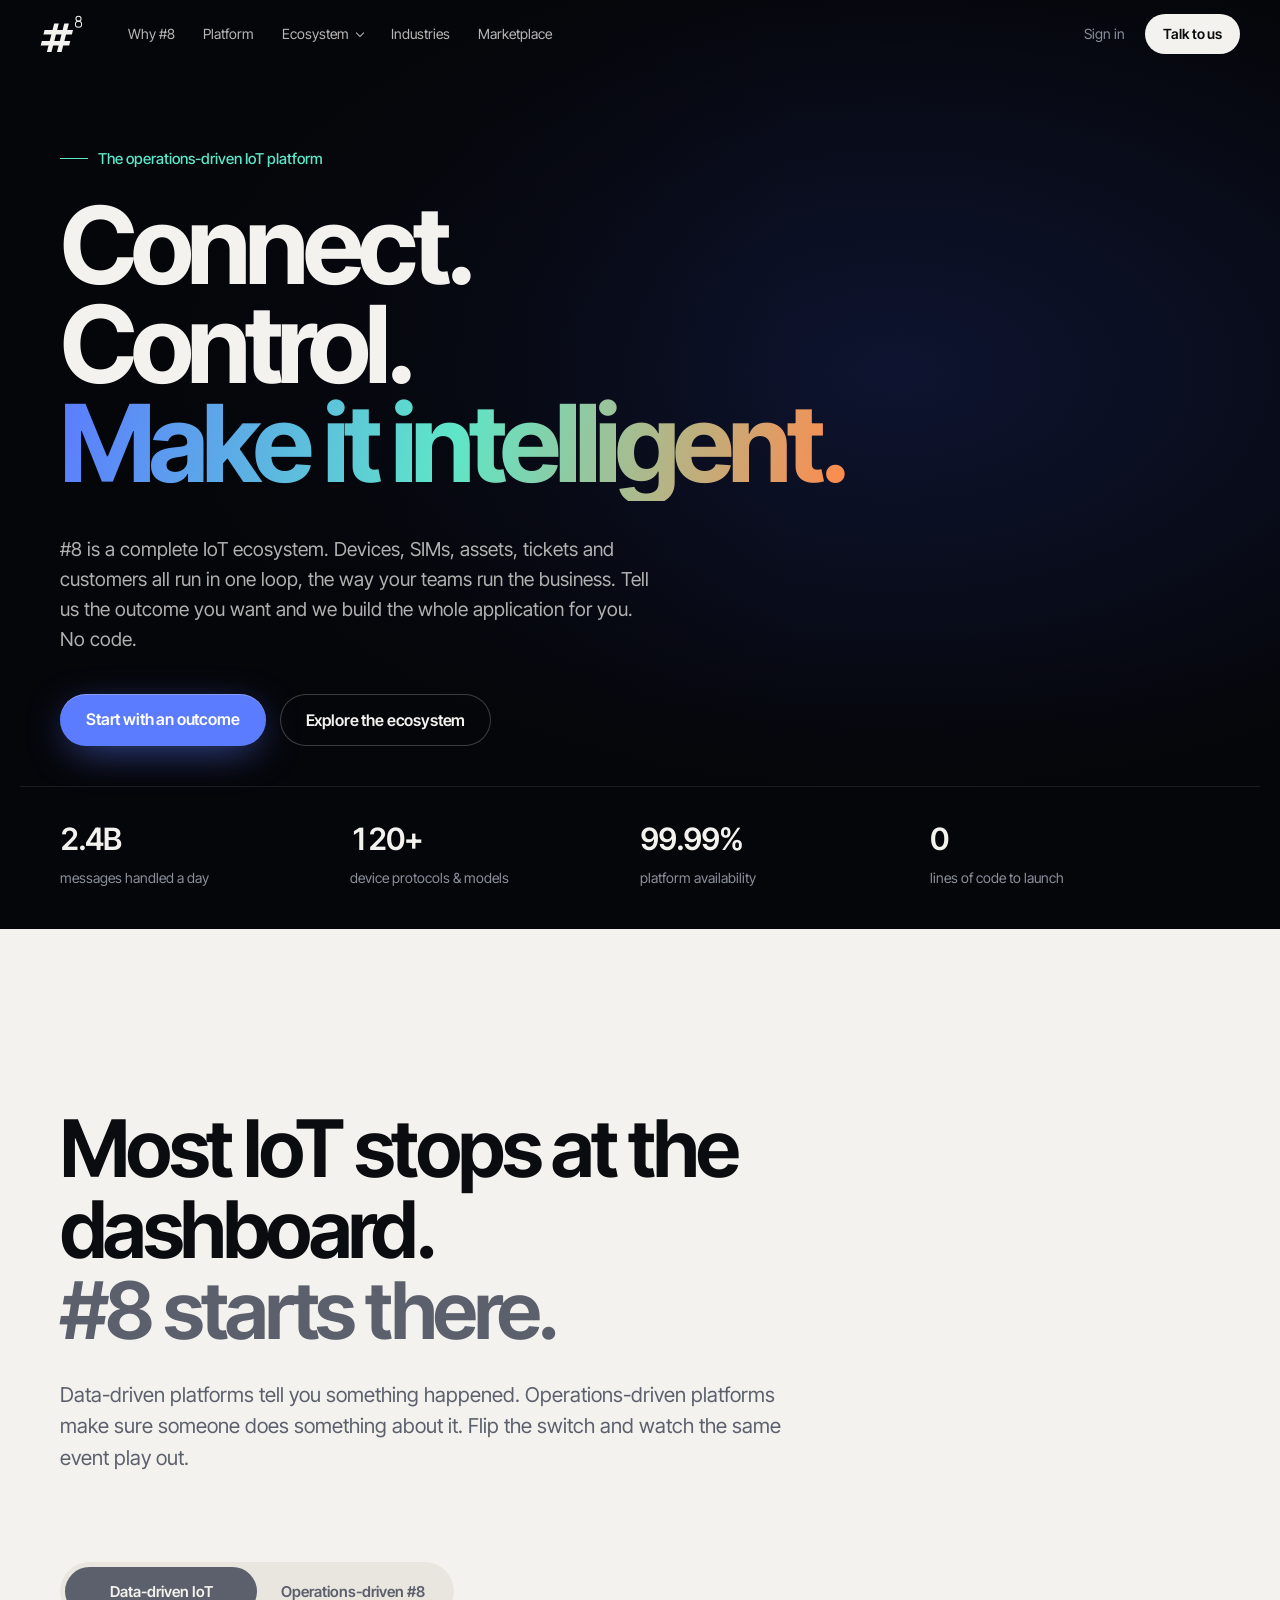
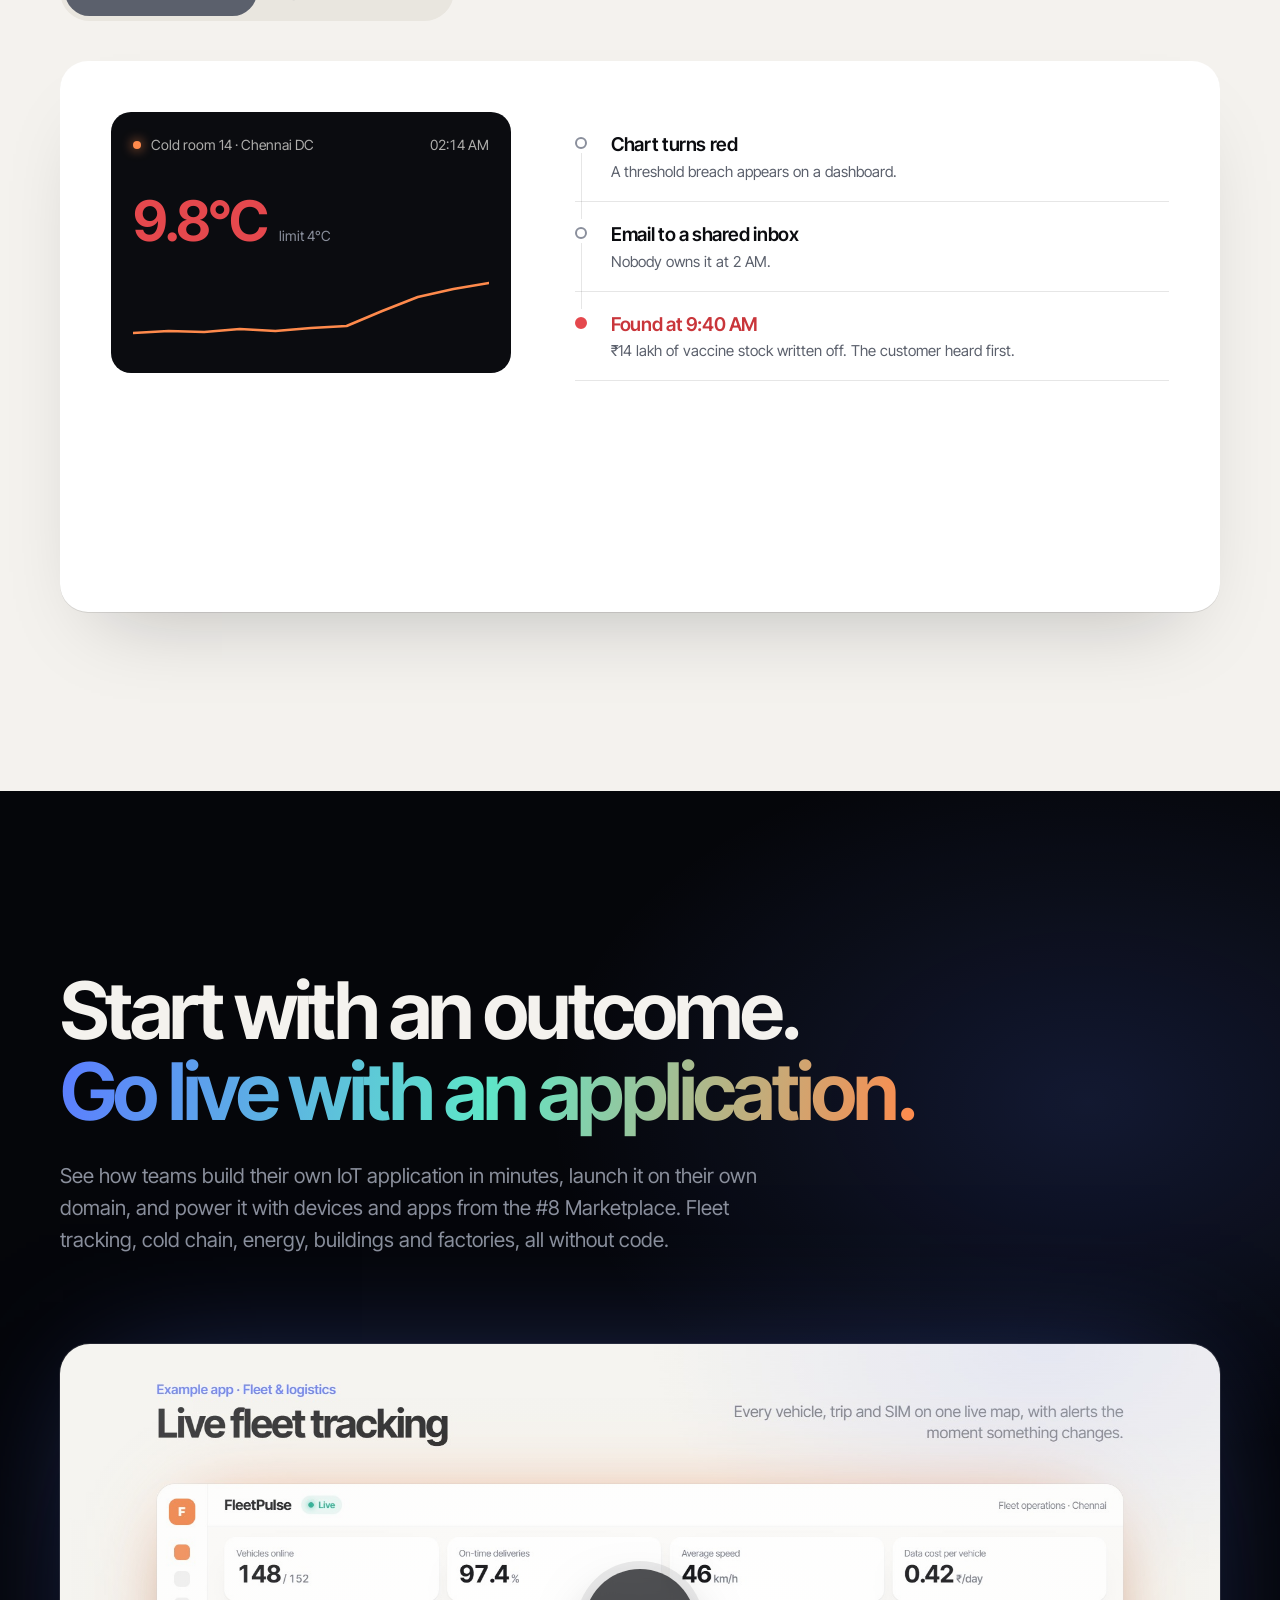
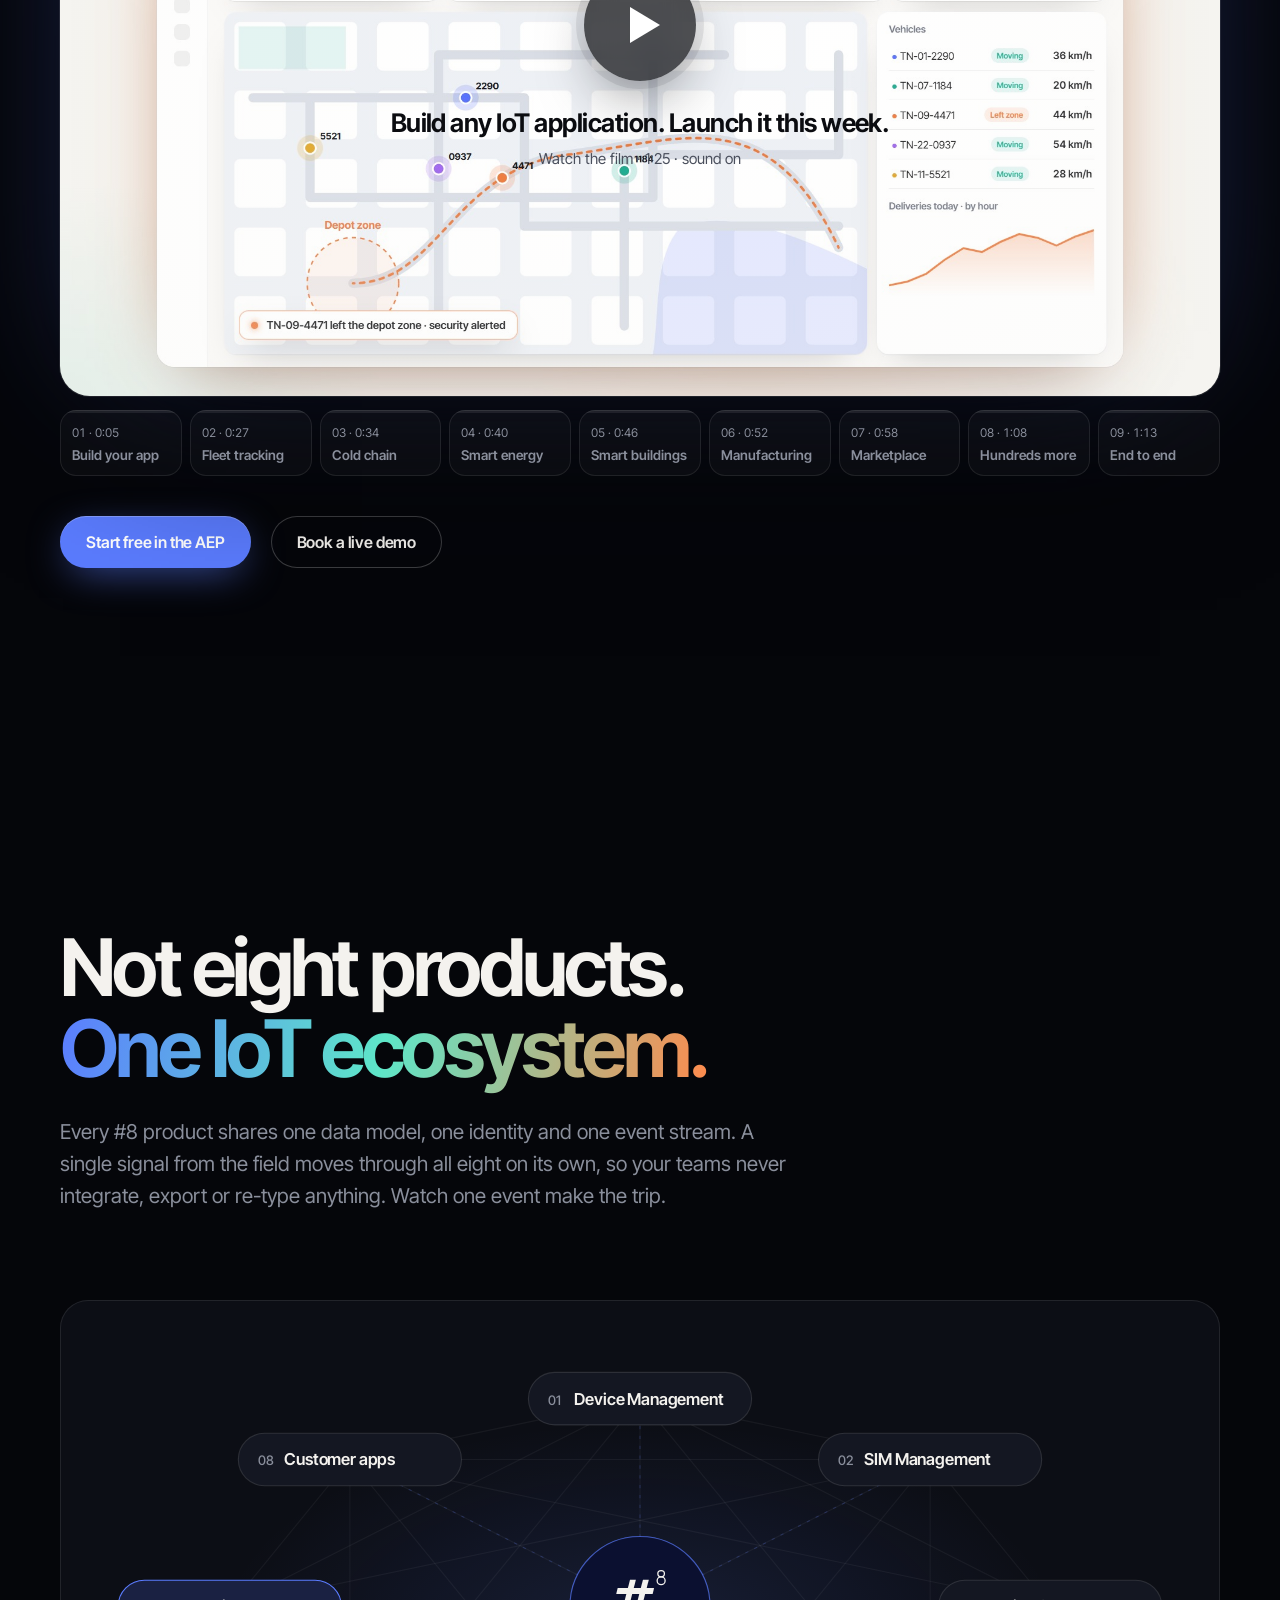
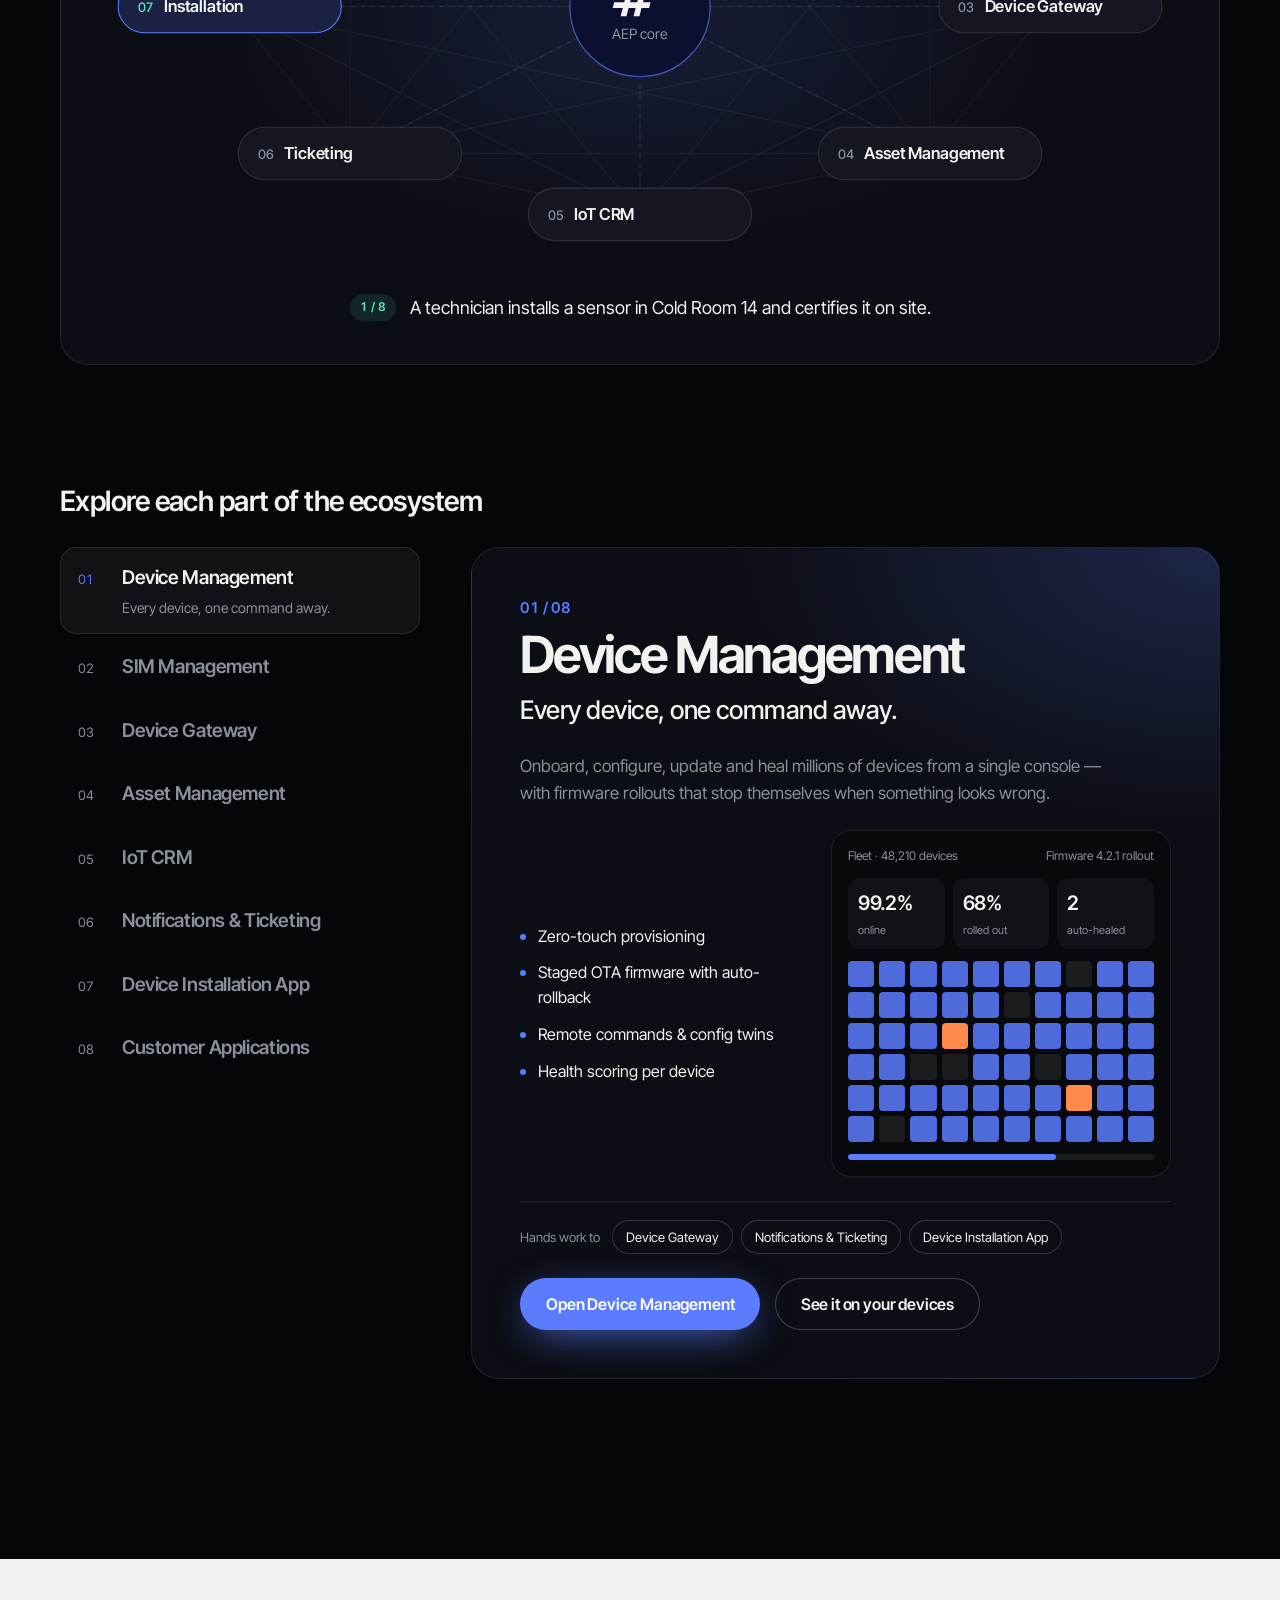
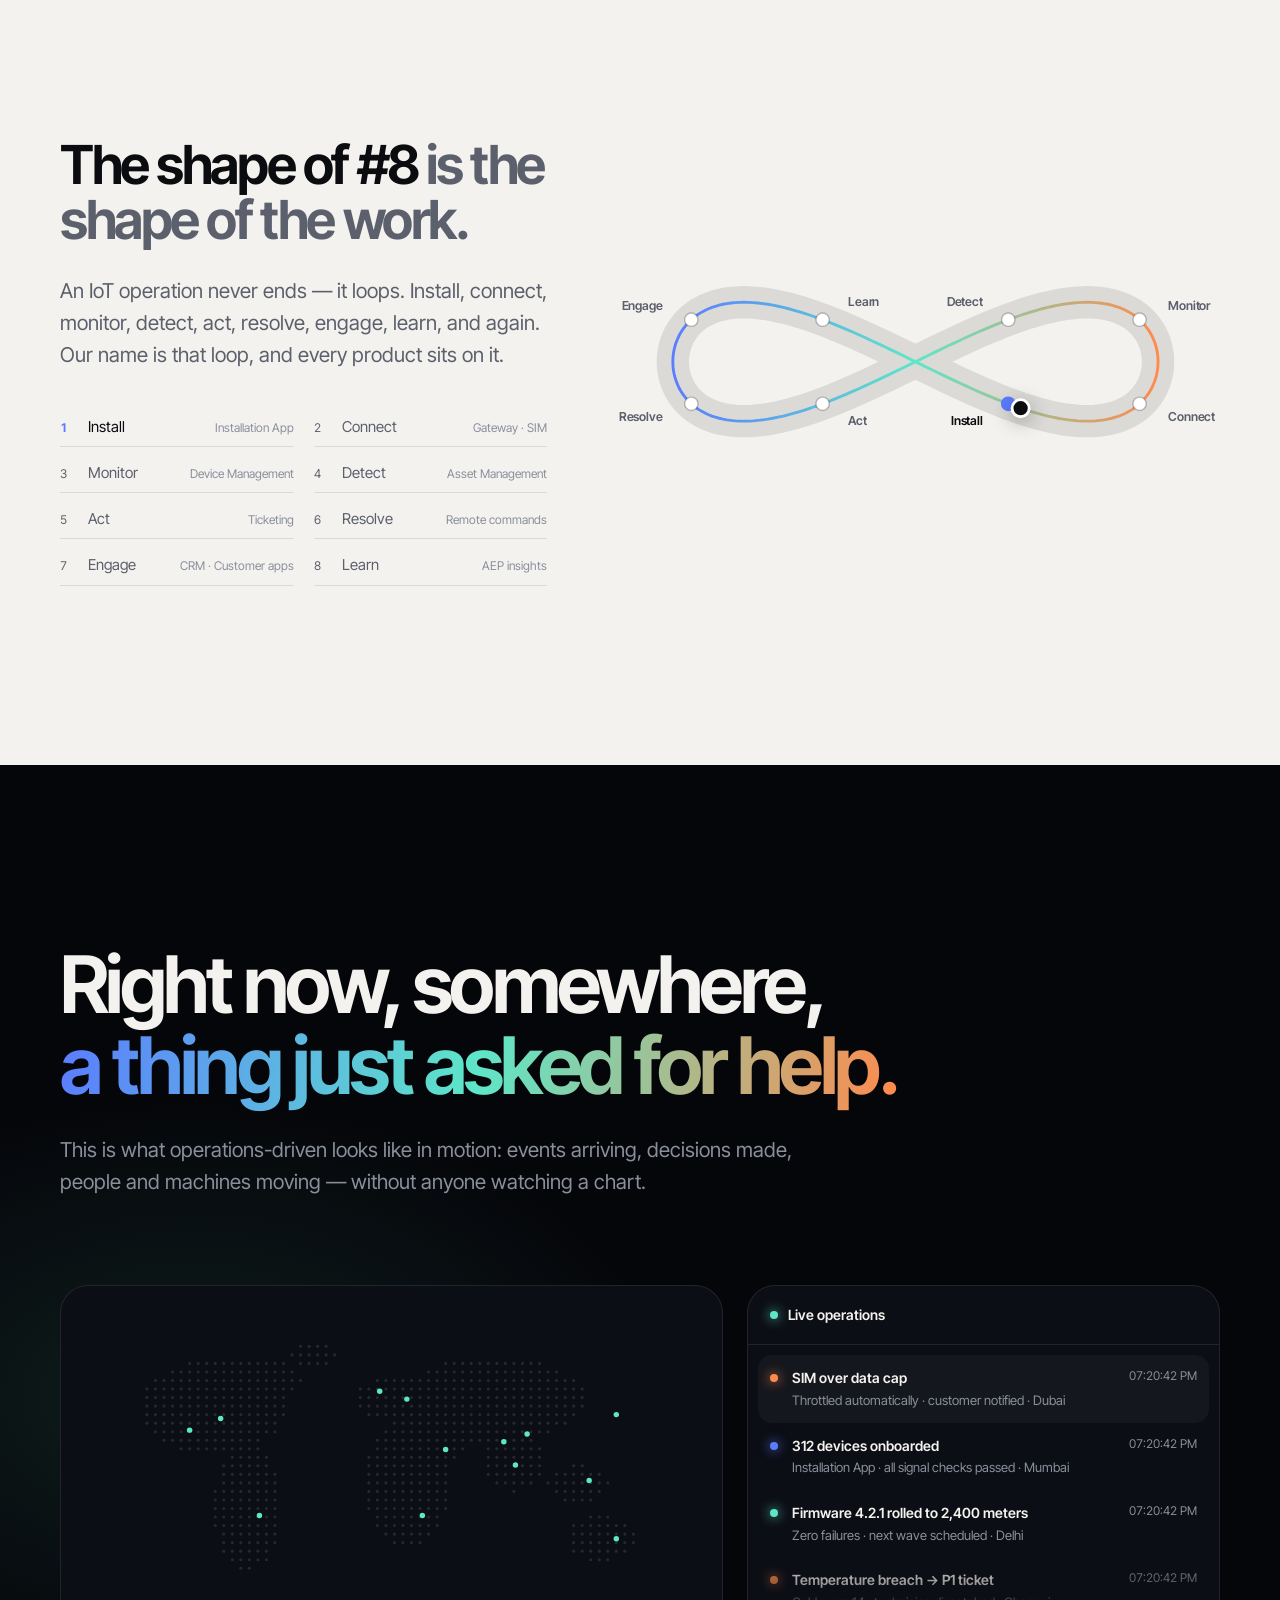
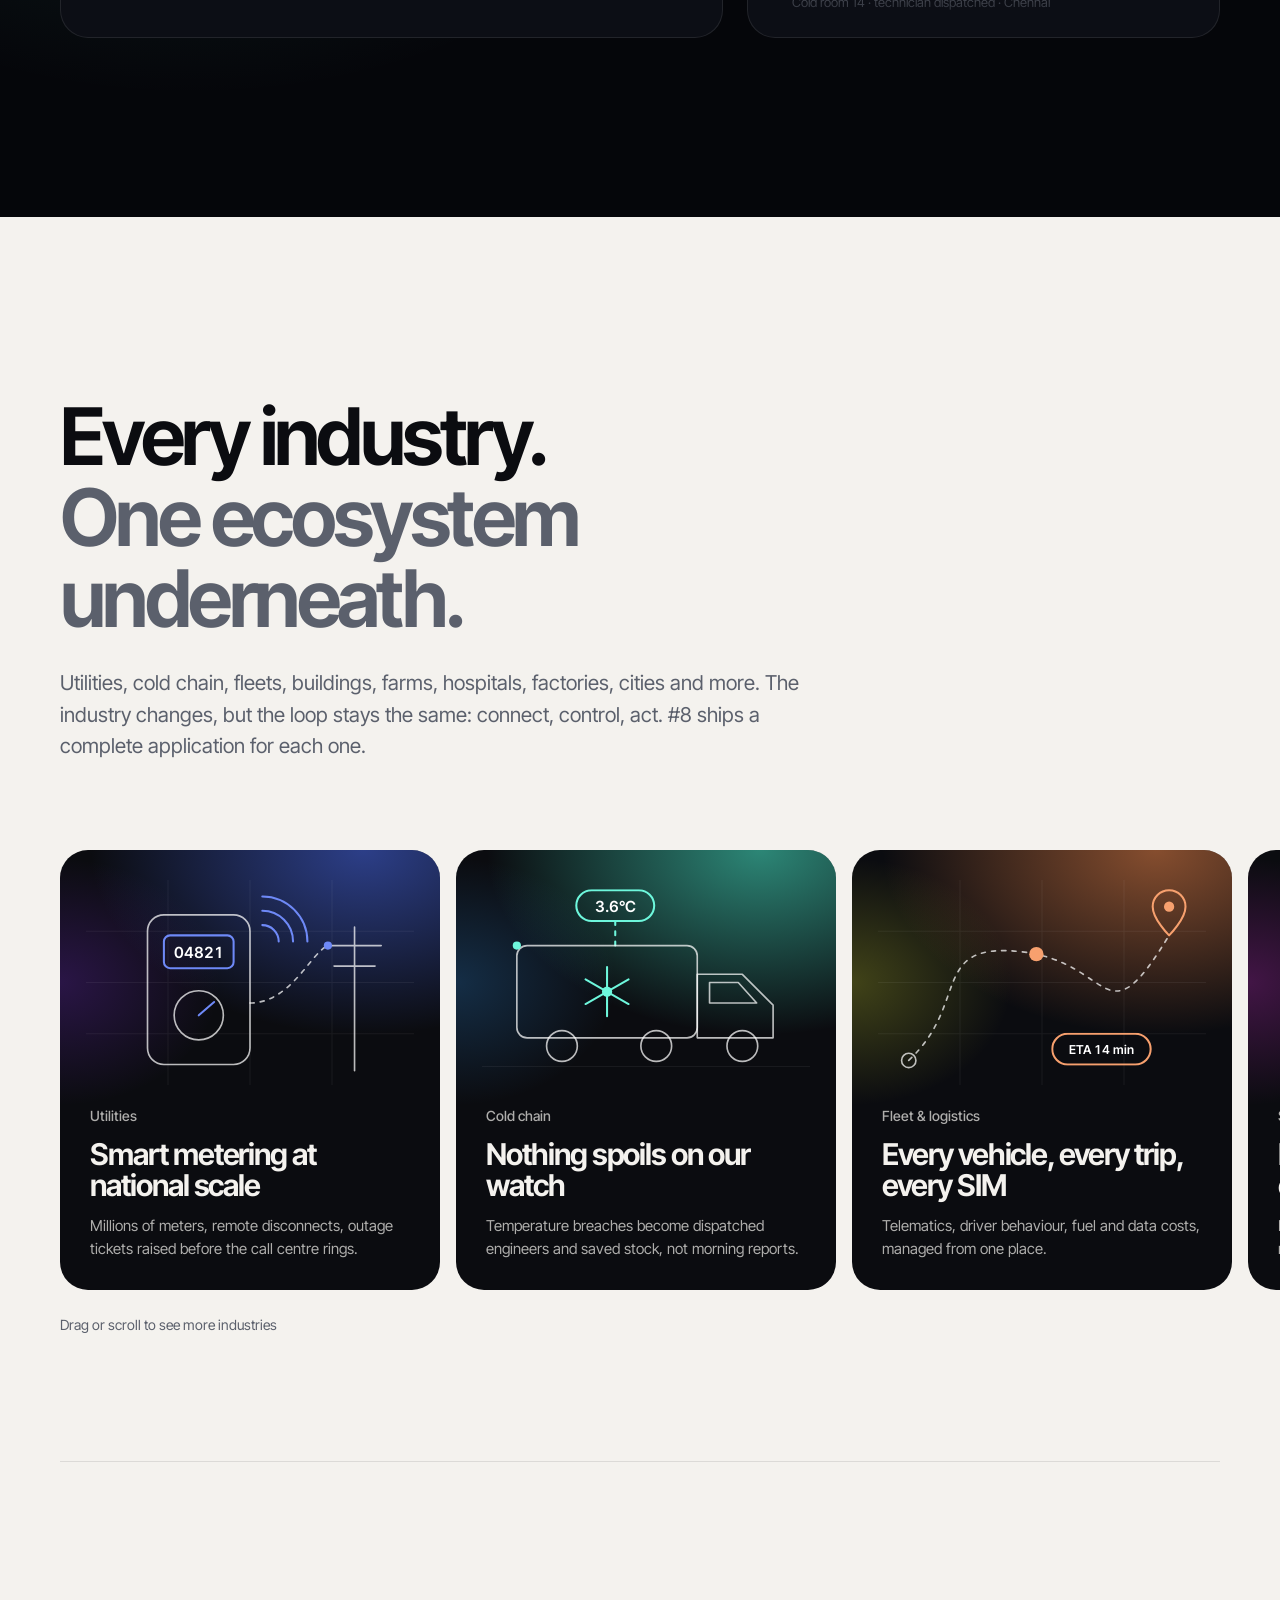
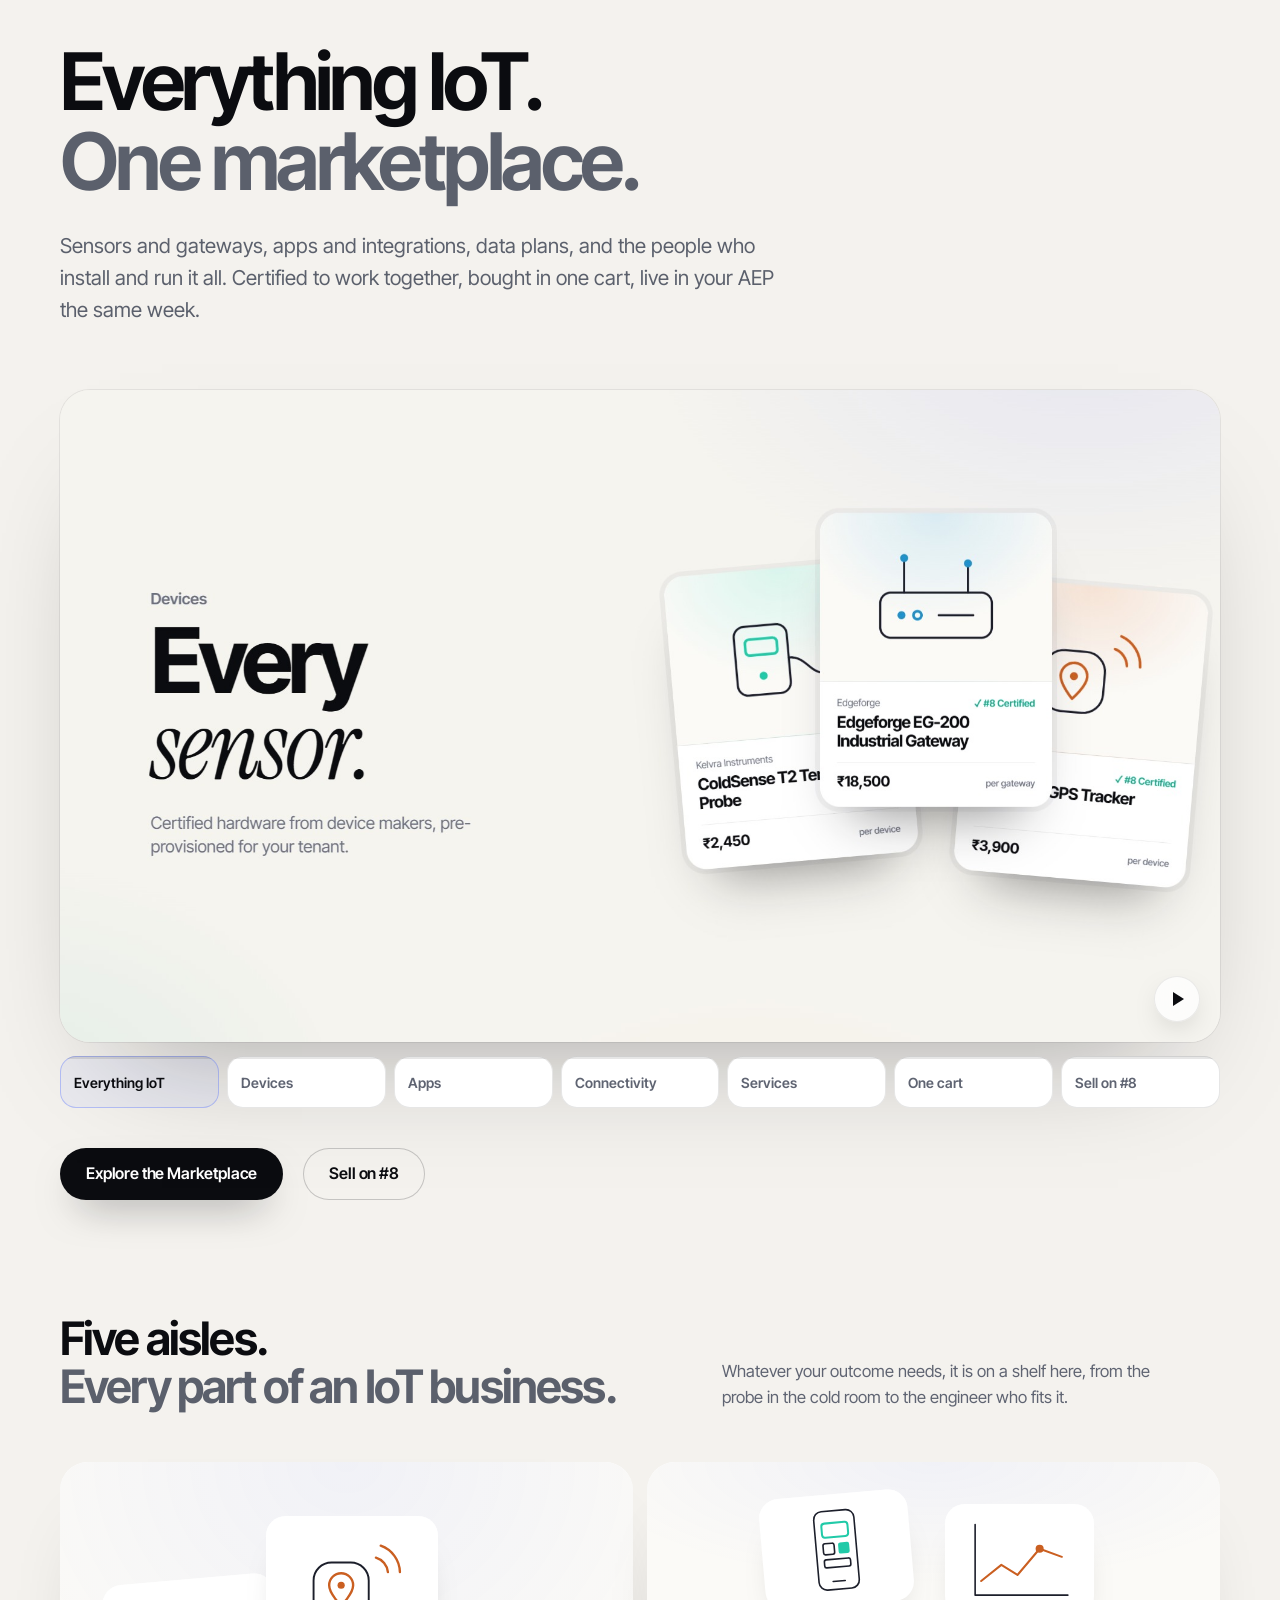
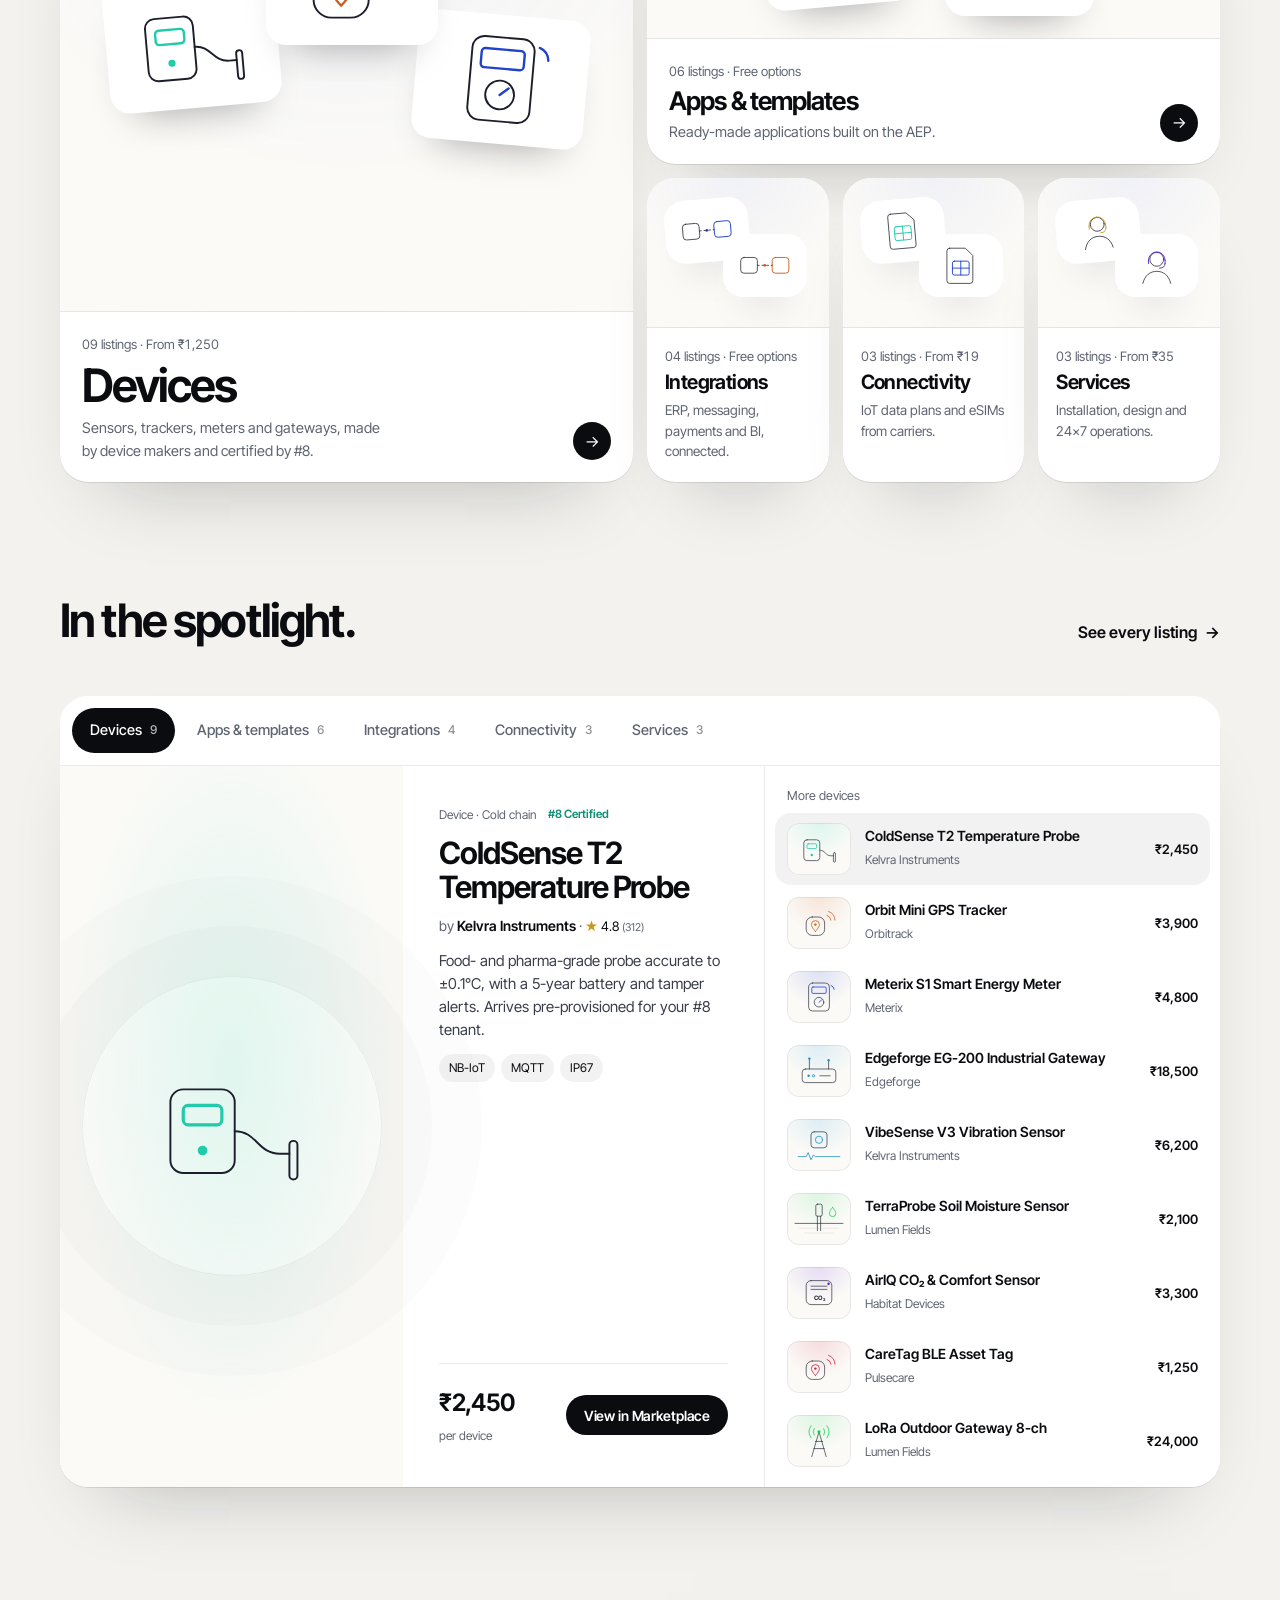
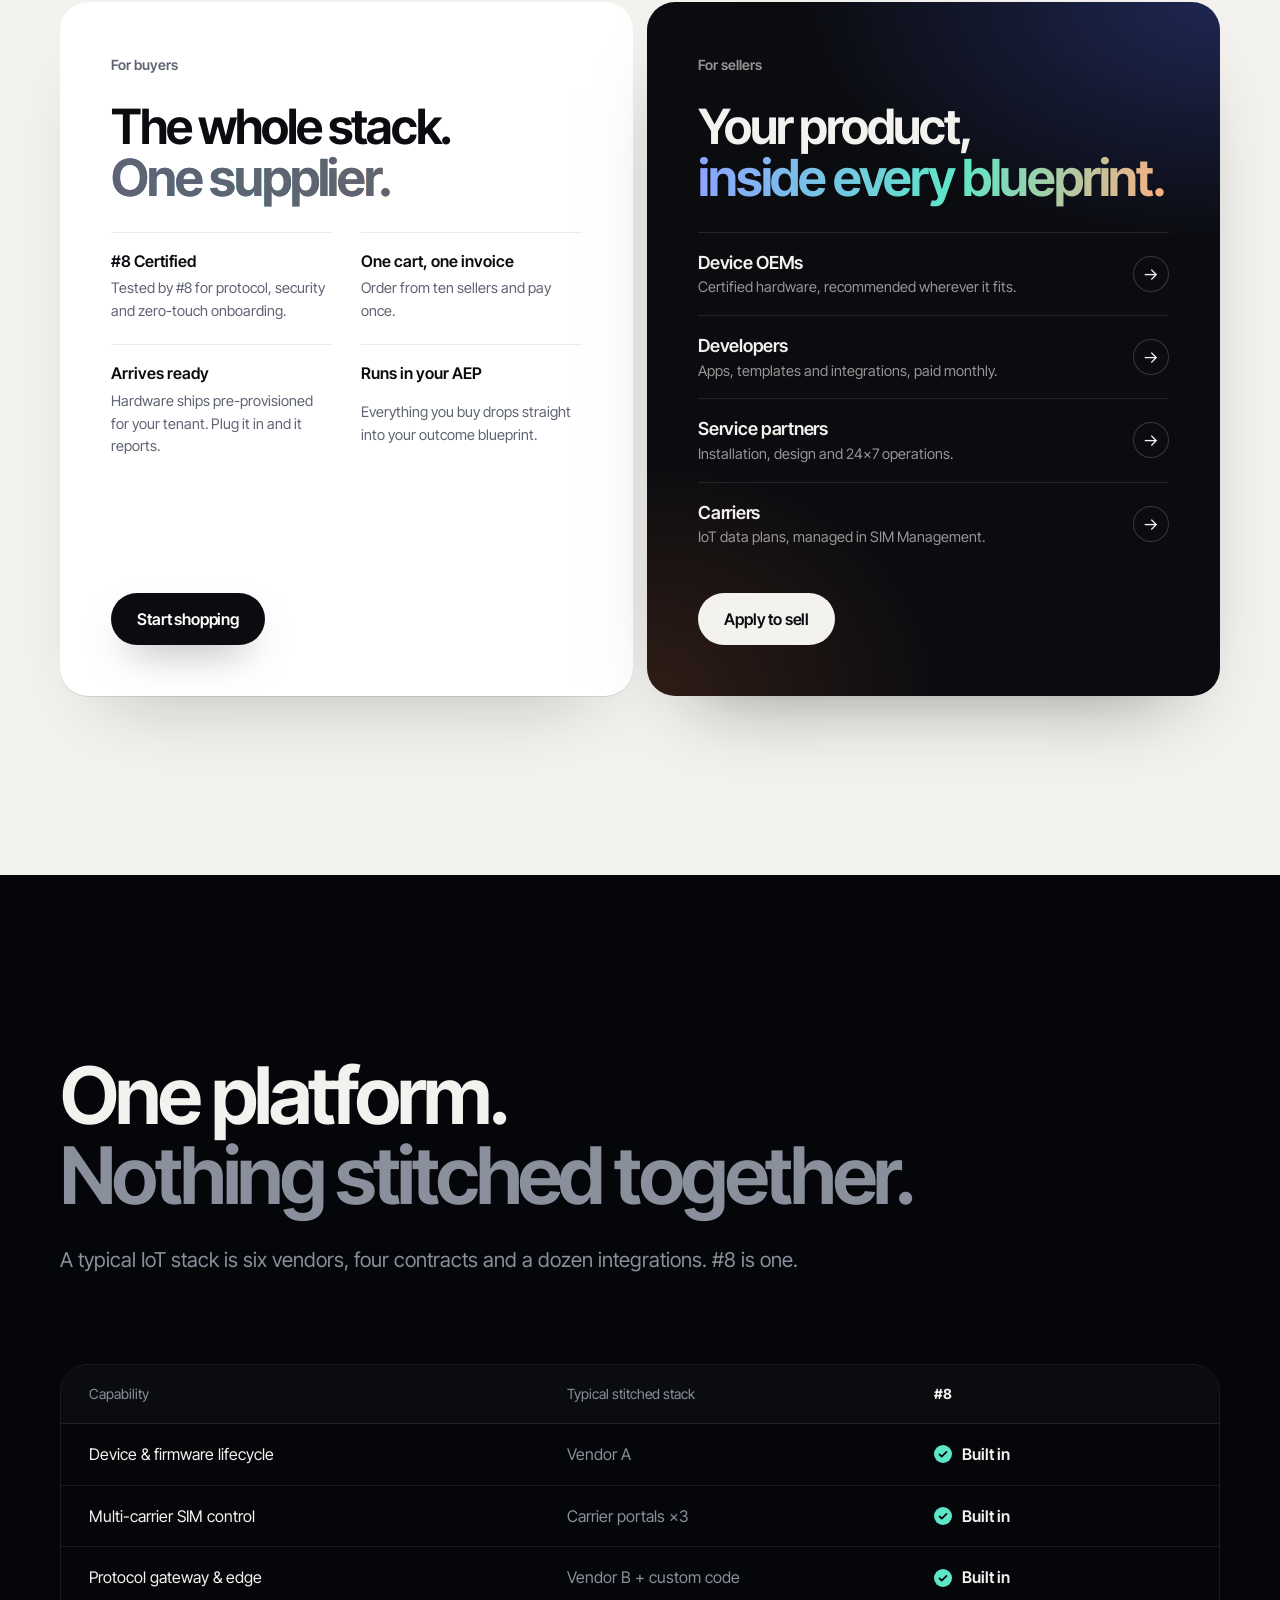
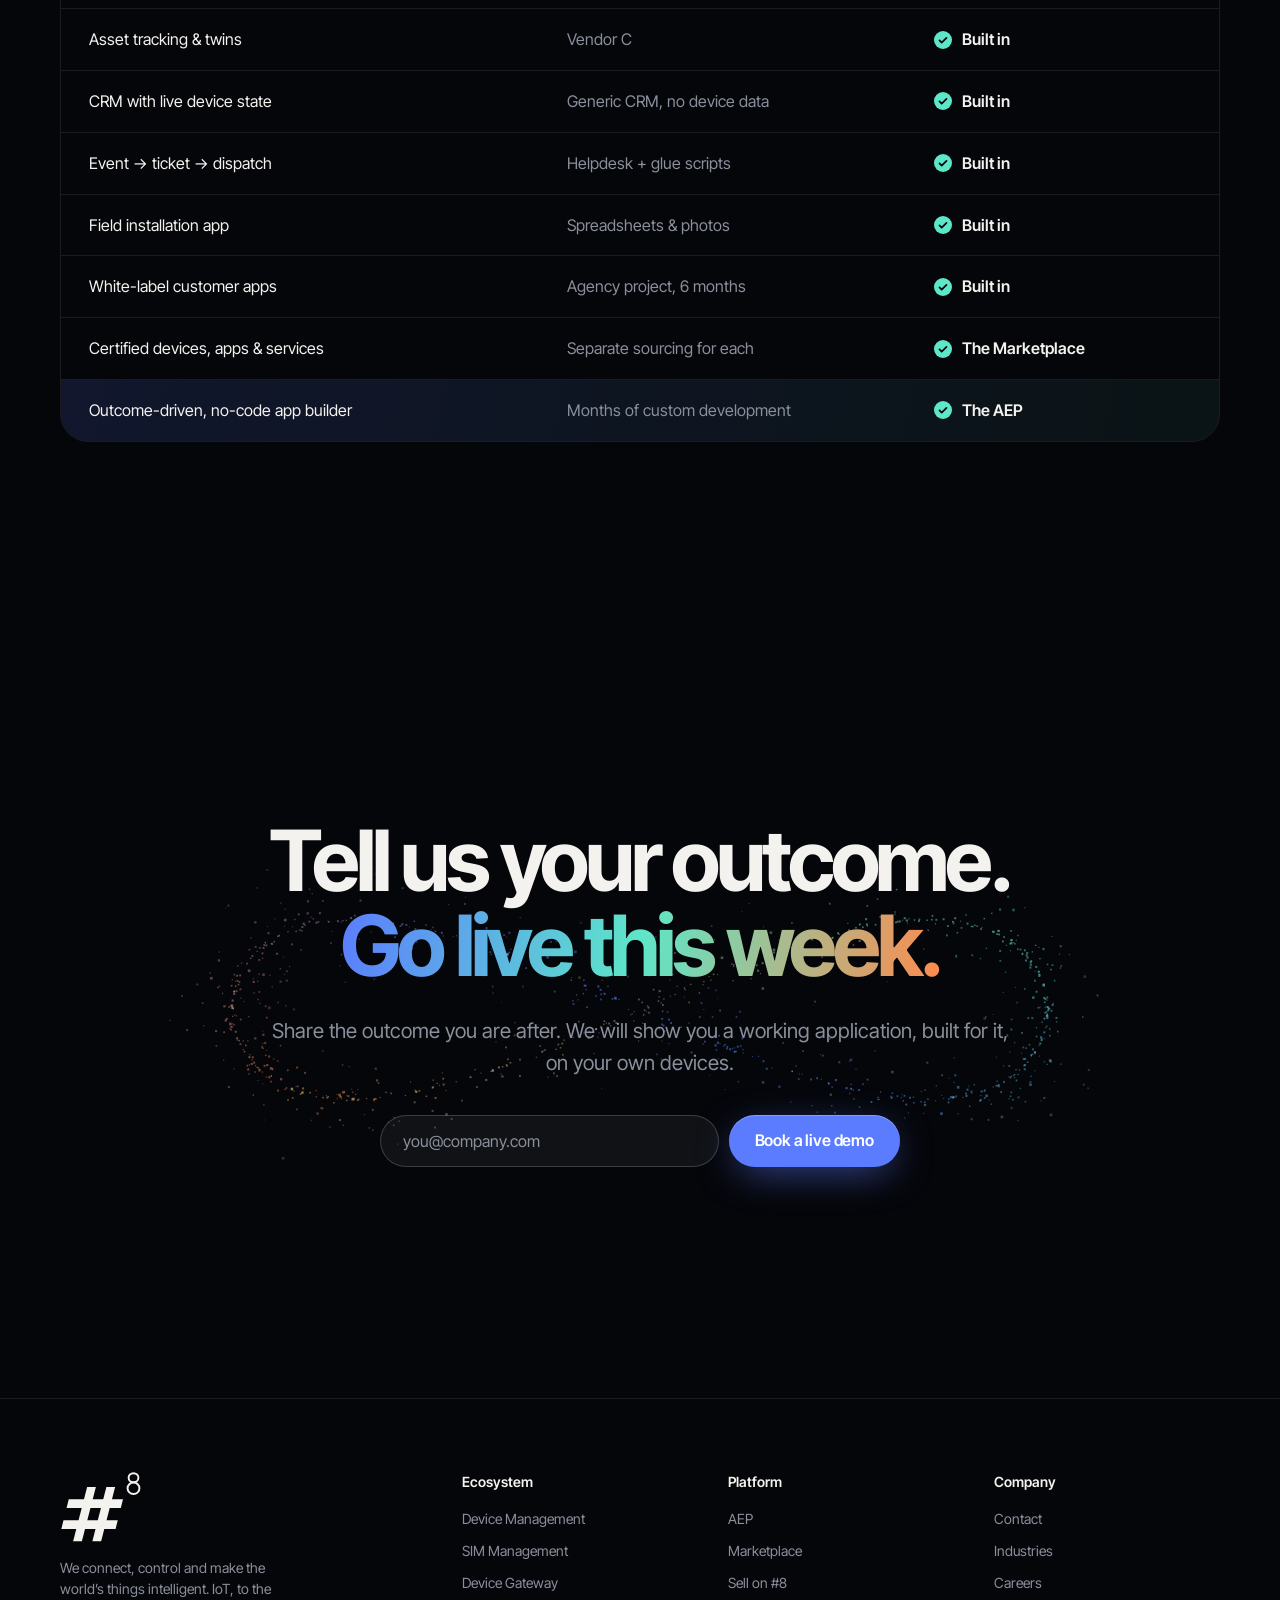
<file: index.html>
<!doctype html>
<html lang="en">
<head>
  <meta charset="utf-8">
  <meta name="viewport" content="width=device-width, initial-scale=1">
  <title>#8 — Operations-driven IoT</title>
  <meta name="description" content="#8 connects, controls and makes the world's things intelligent. Device, SIM, gateway, asset, CRM, ticketing, installation and customer apps — plus a no-code AEP to launch your own IoT application.">
  <meta name="theme-color" content="#05060A">
  <link rel="icon" type="image/svg+xml" href="assets/img/favicon.svg">
  <link rel="preconnect" href="https://fonts.googleapis.com">
  <link rel="preconnect" href="https://fonts.gstatic.com" crossorigin>
  <link href="https://fonts.googleapis.com/css2?family=Inter+Tight:wght@300;400;500;600;700;800&display=swap" rel="stylesheet">
  <link rel="stylesheet" href="assets/css/styles.css">
  <link rel="stylesheet" href="assets/css/marketplace-lux.css">
</head>
<body>
  <!-- #8 logo, defined once and reused -->
  <svg width="0" height="0" style="position:absolute" aria-hidden="true">
    <symbol id="logo" viewBox="0 0 96 82">
      <polygon points="31,18 41,18 25,80 15,80"/>
      <polygon points="53,18 63,18 47,80 37,80"/>
      <polygon points="10,32 72,32 69.5,42 7.5,42"/>
      <polygon points="4,56 66,56 63.5,66 1.5,66"/>
      <g fill="none" stroke="currentColor" stroke-width="2.2">
        <ellipse cx="84" cy="7.6" rx="5.6" ry="5.2"/>
        <ellipse cx="84" cy="19.6" rx="6.8" ry="6.6"/>
      </g>
    </symbol>
  </svg>
  <a class="skip" href="#main">Skip to content</a>

  <!-- ============ NAV ============ -->
  <header class="nav" id="nav">
    <div class="nav__inner">
      <a href="#top" class="brand" aria-label="#8 home">
        <svg class="logo" aria-hidden="true"><use href="#logo"/></svg>
      </a>
      <nav class="nav__links" aria-label="Primary">
        <a href="#shift">Why #8</a>
        <a href="#aep">Platform</a>
        <div class="nav__menu">
          <button class="nav__menu-btn" aria-expanded="false" aria-controls="mega">Ecosystem</button>
          <div class="mega" id="mega" hidden>
            <div class="mega__grid" id="megaGrid"></div>
            <a class="mega__aep" href="#aep">
              <strong>AEP</strong>
              <span>Choose an outcome and get a complete application, no code</span>
            </a>
            <a class="mega__aep mega__aep--mk" href="marketplace.html">
              <strong>Marketplace</strong>
              <span>Buy and sell certified devices, apps and services</span>
            </a>
          </div>
        </div>
        <a href="#industries">Industries</a>
        <a href="marketplace.html">Marketplace</a>
      </nav>
      <div class="nav__actions">
        <a class="link-quiet" href="app.html?app=aep">Sign in</a>
        <a class="btn btn--light btn--sm" href="#contact">Talk to us</a>
        <button class="nav__burger" aria-label="Open menu" aria-expanded="false" aria-controls="drawer"><span></span><span></span></button>
      </div>
    </div>
    <div class="drawer" id="drawer" hidden>
      <a href="#shift">Why #8</a>
      <a href="#aep">Platform</a>
      <a href="#products">Ecosystem</a>
      <a href="#loop">How it works</a>
      <a href="#industries">Industries</a>
      <a href="marketplace.html">Marketplace</a>
      <a href="#contact" class="btn btn--light">Talk to us</a>
    </div>
  </header>

  <main id="main">
    <!-- ============ 01 HERO ============ -->
    <section class="hero" id="top">
      <canvas class="hero__canvas" id="heroCanvas" aria-hidden="true"></canvas>
      <div class="hero__veil" aria-hidden="true"></div>
      <div class="hero__content wrap">
        <p class="hero__kicker load" style="--d:0">The operations-driven IoT platform</p>
        <h1 class="hero__title">
          <span class="load" style="--d:1">Connect.</span>
          <span class="load" style="--d:2">Control.</span>
          <span class="load hero__title-grad" style="--d:3">Make it intelligent.</span>
        </h1>
        <p class="hero__lede load" style="--d:4">#8 is a complete IoT ecosystem. Devices, SIMs, assets, tickets and customers all run in one loop, the way your teams run the business. Tell us the outcome you want and we build the whole application for you. No code.</p>
        <div class="hero__cta load" style="--d:5">
          <a class="btn btn--signal" href="#aep">Start with an outcome</a>
          <a class="btn btn--ghost" href="#products">Explore the ecosystem</a>
        </div>
      </div>
      <div class="hero__ticker load" style="--d:6" aria-label="Platform status">
        <div><b data-count="2400000000">0</b><span>messages handled a day</span></div>
        <div><b data-count="120" data-suffix="+">0</b><span>device protocols & models</span></div>
        <div><b>99.99%</b><span>platform availability</span></div>
        <div><b>0</b><span>lines of code to launch</span></div>
      </div>
      <a class="hero__scroll" href="#shift" aria-label="Scroll to next section"><span></span></a>
    </section>

    <!-- ============ 02 THE SHIFT ============ -->
    <section class="shift light" id="shift">
      <div class="wrap">
        <div class="section-head">
          <h2 class="display">Most IoT stops at the dashboard.<br><span class="muted">#8 starts there.</span></h2>
          <p class="section-lede">Data-driven platforms tell you something happened. Operations-driven platforms make sure someone does something about it. Flip the switch and watch the same event play out.</p>
        </div>

        <div class="shift__switch" role="tablist" aria-label="Compare approaches">
          <button role="tab" aria-selected="false" id="tab-data" data-mode="data">Data-driven IoT</button>
          <button role="tab" aria-selected="true" id="tab-ops" data-mode="ops">Operations-driven #8</button>
          <span class="shift__thumb" aria-hidden="true"></span>
        </div>

        <div class="shift__stage" id="shiftStage" data-mode="ops">
          <div class="shift__event">
            <div class="event-card">
              <div class="event-card__top">
                <span class="dot dot--ember"></span>
                <span>Cold room 14 · Chennai DC</span>
                <time>02:14 AM</time>
              </div>
              <div class="event-card__value"><b>9.8°C</b><span>limit 4°C</span></div>
              <svg class="spark" viewBox="0 0 300 80" preserveAspectRatio="none" aria-hidden="true">
                <path d="M0 62 L30 60 L60 61 L90 58 L120 60 L150 57 L180 55 L210 40 L240 26 L270 18 L300 12" />
              </svg>
            </div>
          </div>

          <ol class="shift__flow shift__flow--data" aria-label="Data-driven outcome">
            <li><b>Chart turns red</b><span>A threshold breach appears on a dashboard.</span></li>
            <li><b>Email to a shared inbox</b><span>Nobody owns it at 2 AM.</span></li>
            <li class="is-bad"><b>Found at 9:40 AM</b><span>₹14 lakh of vaccine stock written off. The customer heard first.</span></li>
          </ol>

          <ol class="shift__flow shift__flow--ops" aria-label="Operations-driven outcome">
            <li><b>Ticket #48213 opened</b><span>Priority P1, linked to asset, contract and SLA.</span><em>+0.4s</em></li>
            <li><b>Technician dispatched</b><span>Nearest on-call engineer, with the compressor’s history.</span><em>+6s</em></li>
            <li><b>Customer notified</b><span>WhatsApp to the site manager with live status.</span><em>+8s</em></li>
            <li><b>Compressor restarted remotely</b><span>Command sent through the gateway — temperature recovering.</span><em>+3m</em></li>
            <li class="is-good"><b>Resolved before breakfast</b><span>Zero stock lost. CRM updated. SLA met.</span><em>+41m</em></li>
          </ol>
        </div>
      </div>
    </section>

    <!-- ============ 03 AEP ============ -->
    <section class="aep" id="aep">
      <div class="wrap">
        <div class="section-head section-head--dark">
          <h2 class="display">Start with an outcome.<br><span class="grad-text">Go live with an application.</span></h2>
          <p class="section-lede">See how teams build their own IoT application in minutes, launch it on their own domain, and power it with devices and apps from the #8 Marketplace. Fleet tracking, cold chain, energy, buildings and factories, all without code.</p>
        </div>
      </div>
      <div class="wrap">
        <div class="film" id="film">
          <div class="film__frame">
            <video class="film__video" id="filmVideo" src="assets/video/aep-how-it-works.mp4" poster="assets/video/aep-poster.jpg" muted playsinline preload="metadata" aria-label="How the #8 AEP works, an 85-second film with music"></video>
            <button type="button" class="film__big" id="filmBig" aria-label="Play the film">
              <span class="film__big-ic" aria-hidden="true"></span>
              <span class="film__big-txt"><b>Build any IoT application. Launch it this week.</b><small>Watch the film · 1:25 · sound on</small></span>
            </button>
            <button type="button" class="film__hint" id="filmHint"><span class="film__hint-ic" aria-hidden="true"></span>Watch with sound</button>
            <div class="film__bar">
              <button type="button" class="film__btn" id="filmToggle" aria-label="Play"><span class="film__ic film__ic--play" aria-hidden="true"></span></button>
              <span class="film__time" id="filmTime">0:00 / 1:25</span>
              <div class="film__track" id="filmTrack" role="slider" tabindex="0" aria-label="Seek" aria-valuemin="0" aria-valuemax="85" aria-valuenow="0"><i id="filmFill"></i></div>
              <button type="button" class="film__btn film__snd" id="filmSound" aria-label="Turn sound on" aria-pressed="false"><span class="film__ic film__ic--muted" aria-hidden="true"></span></button>
              <button type="button" class="film__btn" id="filmFull" aria-label="Full screen"><span class="film__ic film__ic--full" aria-hidden="true"></span></button>
            </div>
          </div>
          <ol class="film__chapters" id="filmChapters" aria-label="Chapters"></ol>
        </div>
        <div class="aep__cta">
          <a class="btn btn--signal" href="app.html?app=aep">Start free in the AEP</a>
          <a class="btn btn--ghost" href="#contact">Book a live demo</a>
        </div>
      </div>
    </section>

    <!-- ============ 04 PRODUCTS ============ -->
    <section class="products" id="products">
      <div class="wrap">
        <div class="section-head section-head--dark">
          <h2 class="display">Not eight products.<br><span class="grad-text">One IoT ecosystem.</span></h2>
          <p class="section-lede">Every #8 product shares one data model, one identity and one event stream. A single signal from the field moves through all eight on its own, so your teams never integrate, export or re-type anything. Watch one event make the trip.</p>
        </div>

        <div class="eco" id="eco">
          <svg class="eco__svg" id="ecoSvg" role="img" aria-labelledby="ecoCaption"></svg>
          <div class="eco__caption">
            <span class="eco__step" id="ecoStep">1 / 8</span>
            <p id="ecoCaption">A technician installs a sensor in Cold Room 14 and certifies it on site.</p>
          </div>
        </div>

        <h3 class="suite__intro">Explore each part of the ecosystem</h3>
        <div class="suite">
          <div class="suite__list" role="tablist" aria-label="#8 products" id="suiteList"></div>
          <div class="suite__stage" id="suiteStage" role="tabpanel" aria-live="polite"></div>
        </div>
      </div>
    </section>

    <!-- ============ 05 THE LOOP ============ -->
    <section class="loop light" id="loop">
      <div class="wrap loop__wrap">
        <div class="loop__text">
          <h2 class="display">The shape of&nbsp;#8 <span class="muted">is the shape of the&nbsp;work.</span></h2>
          <p class="section-lede">An IoT operation never ends — it loops. Install, connect, monitor, detect, act, resolve, engage, learn, and again. Our name is that loop, and every product sits on it.</p>
          <ul class="loop__legend" id="loopLegend"></ul>
        </div>
        <div class="loop__figure">
          <svg viewBox="0 0 640 340" class="loop__svg" id="loopSvg" role="img" aria-label="Figure-eight lifecycle with eight stations">
            <defs>
              <linearGradient id="lg" x1="0" x2="1">
                <stop offset="0" stop-color="#5B7CFF"/>
                <stop offset=".5" stop-color="#5EE6C8"/>
                <stop offset="1" stop-color="#FF8A4C"/>
              </linearGradient>
            </defs>
            <path id="loopPath" class="loop__track" d=""/>
            <path id="loopPathGlow" class="loop__glow" d=""/>
            <g id="loopStations"></g>
            <circle id="loopPulse" r="9" class="loop__pulse"/>
          </svg>
        </div>
      </div>
    </section>

    <!-- ============ 06 LIVE OPS ============ -->
    <section class="ops" id="ops">
      <div class="wrap">
        <div class="section-head section-head--dark">
          <h2 class="display">Right now, somewhere,<br><span class="grad-text">a thing just asked for help.</span></h2>
          <p class="section-lede">This is what operations-driven looks like in motion: events arriving, decisions made, people and machines moving — without anyone watching a chart.</p>
        </div>
        <div class="ops__grid">
          <div class="ops__map" aria-hidden="true">
            <svg viewBox="0 0 800 400" id="opsMap"></svg>
          </div>
          <div class="ops__feed">
            <div class="ops__feed-head"><span class="dot dot--ion pulse"></span> Live operations</div>
            <ul id="opsFeed" aria-live="off"></ul>
          </div>
        </div>
      </div>
    </section>

    <!-- ============ 07 INDUSTRIES ============ -->
    <section class="industries light" id="industries">
      <div class="wrap">
        <div class="section-head">
          <h2 class="display">Every industry.<br><span class="muted">One ecosystem underneath.</span></h2>
          <p class="section-lede">Utilities, cold chain, fleets, buildings, farms, hospitals, factories, cities and more. The industry changes, but the loop stays the same: connect, control, act. #8 ships a complete application for each one.</p>
        </div>
      </div>
      <div class="rail" id="rail" tabindex="0" aria-label="Industries, scroll horizontally">

        <article class="ind" style="--hue:228">
          <svg class="ind__art" viewBox="0 0 320 200" aria-hidden="true">
            <path class="g" d="M0 50H320M0 100H320M0 150H320M80 0V200M160 0V200M240 0V200"/>
            <rect class="l" x="60" y="34" width="100" height="146" rx="16"/>
            <rect class="a" x="76" y="54" width="68" height="32" rx="6"/>
            <text class="t" x="110" y="76">04821</text>
            <circle class="l" cx="110" cy="132" r="24"/>
            <path class="a" d="M110 132l15-13"/>
            <path class="w" d="M172 44a16 16 0 0 1 16 16"/><path class="w w2" d="M172 30a30 30 0 0 1 30 30"/><path class="w w3" d="M172 16a44 44 0 0 1 44 44"/>
            <path class="l" d="M262 186V46M236 64h52M242 84h40"/>
            <path class="l dashed" d="M160 120C200 120 220 70 236 64"/>
            <circle class="f p" cx="236" cy="64" r="4"/>
          </svg>
          <span class="ind__k">Utilities</span><h3>Smart metering at national scale</h3><p>Millions of meters, remote disconnects, outage tickets raised before the call centre rings.</p>
        </article>

        <article class="ind" style="--hue:168">
          <svg class="ind__art" viewBox="0 0 320 200" aria-hidden="true">
            <rect class="a" x="92" y="10" width="76" height="30" rx="15"/>
            <text class="t" x="130" y="31">3.6°C</text>
            <path class="a dashed" d="M130 40V64"/>
            <rect class="l" x="34" y="64" width="176" height="90" rx="10"/>
            <g class="a" transform="translate(122 109)"><path d="M0-24V24M-21-12L21 12M-21 12L21-12"/><circle r="5" class="f"/></g>
            <path class="l" d="M210 92h44l30 30v32h-74z"/>
            <path class="l" d="M222 100h28l18 20h-46z"/>
            <circle class="l" cx="78" cy="162" r="15"/><circle class="l" cx="170" cy="162" r="15"/><circle class="l" cx="254" cy="162" r="15"/>
            <path class="g" d="M0 182H320"/>
            <circle class="f p" cx="34" cy="64" r="4"/>
          </svg>
          <span class="ind__k">Cold chain</span><h3>Nothing spoils on our watch</h3><p>Temperature breaches become dispatched engineers and saved stock, not morning reports.</p>
        </article>

        <article class="ind" style="--hue:22">
          <svg class="ind__art" viewBox="0 0 320 200" aria-hidden="true">
            <path class="g" d="M0 50H320M0 100H320M0 150H320M80 0V200M160 0V200M240 0V200"/>
            <path class="l dashed" id="route" d="M30 176C90 120 50 60 140 70S220 160 284 54"/>
            <circle class="l" cx="30" cy="176" r="7"/>
            <path class="a" d="M284 54c0 0-16-16-16-28a16 16 0 0 1 32 0c0 12-16 28-16 28z"/>
            <circle class="f" cx="284" cy="26" r="5"/>
            <circle class="f" r="7"><animateMotion dur="7s" repeatCount="indefinite" path="M30 176C90 120 50 60 140 70S220 160 284 54"/></circle>
            <rect class="a" x="170" y="150" width="96" height="30" rx="15"/>
            <text class="t s" x="218" y="170">ETA 14 min</text>
          </svg>
          <span class="ind__k">Fleet &amp; logistics</span><h3>Every vehicle, every trip, every SIM</h3><p>Telematics, driver behaviour, fuel and data costs, managed from one place.</p>
        </article>

        <article class="ind" style="--hue:260">
          <svg class="ind__art" viewBox="0 0 320 200" aria-hidden="true">
            <path class="l" d="M50 190V70h96v120M146 190V36h110v154M24 190h272"/>
            <g class="win">
              <rect x="64" y="86" width="14" height="14"/><rect class="on" x="90" y="86" width="14" height="14"/><rect x="116" y="86" width="14" height="14"/>
              <rect x="64" y="114" width="14" height="14"/><rect x="90" y="114" width="14" height="14"/><rect class="on" x="116" y="114" width="14" height="14"/>
              <rect class="on" x="64" y="142" width="14" height="14"/><rect x="90" y="142" width="14" height="14"/><rect x="116" y="142" width="14" height="14"/>
              <rect x="162" y="52" width="14" height="14"/><rect class="on" x="188" y="52" width="14" height="14"/><rect x="214" y="52" width="14" height="14"/>
              <rect x="162" y="80" width="14" height="14"/><rect x="188" y="80" width="14" height="14"/><rect class="on warn" x="214" y="80" width="14" height="14"/>
              <rect class="on" x="162" y="108" width="14" height="14"/><rect x="188" y="108" width="14" height="14"/><rect x="214" y="108" width="14" height="14"/>
              <rect x="162" y="136" width="14" height="14"/><rect class="on" x="188" y="136" width="14" height="14"/><rect x="214" y="136" width="14" height="14"/>
            </g>
            <path class="l" d="M232 36V10"/><circle class="f p" cx="232" cy="10" r="4"/>
            <path class="w" d="M244 4a14 14 0 0 1 10 12"/><path class="w w2" d="M248-6a26 26 0 0 1 18 22"/>
          </svg>
          <span class="ind__k">Smart buildings</span><h3>Buildings that file their own tickets</h3><p>HVAC, lifts, energy and access, with maintenance that schedules itself.</p>
        </article>

        <article class="ind" style="--hue:140">
          <svg class="ind__art" viewBox="0 0 320 200" aria-hidden="true">
            <circle class="a" cx="262" cy="36" r="18"/>
            <path class="a" d="M262 6v-6M262 72v-6M292 36h6M226 36h6"/>
            <path class="l" d="M0 112H320"/>
            <path class="g2" d="M0 200L120 112M60 200L140 112M130 200L160 112M200 200L180 112M270 200L200 112M330 200L220 112"/>
            <path class="l" d="M92 176V74"/>
            <rect class="l" x="64" y="52" width="56" height="22" rx="3"/>
            <path class="l" d="M78 52v22M92 52v22M106 52v22"/>
            <circle class="f p" cx="92" cy="118" r="5"/>
            <path class="w" d="M104 104a16 16 0 0 1 12 14"/><path class="w w2" d="M108 92a28 28 0 0 1 20 26"/>
            <path class="a" d="M200 120c0 0-16 18-16 30a16 16 0 0 0 32 0c0-12-16-30-16-30z"/>
          </svg>
          <span class="ind__k">Agriculture</span><h3>Fields that report in</h3><p>Soil, pumps and weather stations on low-power networks, with alerts farmers act on.</p>
        </article>

        <article class="ind" style="--hue:350">
          <svg class="ind__art" viewBox="0 0 320 200" aria-hidden="true">
            <rect class="l" x="40" y="24" width="240" height="136" rx="16"/>
            <path class="l" d="M160 160v22M120 186h80"/>
            <path class="a ecg" d="M58 100h60l12-34 16 66 12-44 10 12h104"/>
            <path class="l" d="M248 40v20M238 50h20"/>
            <text class="t s" x="76" y="52" text-anchor="start">72 bpm</text>
            <circle class="f p" cx="262" cy="100" r="4"/>
          </svg>
          <span class="ind__k">Healthcare</span><h3>Equipment that is always ready</h3><p>Asset tracking and uptime for critical devices across hospitals and homes.</p>
        </article>

        <article class="ind" style="--hue:200">
          <svg class="ind__art" viewBox="0 0 320 200" aria-hidden="true">
            <path class="l" d="M50 186h96M66 186v-18h64v18"/>
            <path class="l thick" d="M98 168L128 102L206 82"/>
            <circle class="l" cx="98" cy="168" r="8"/><circle class="l" cx="128" cy="102" r="8"/><circle class="l" cx="206" cy="82" r="6"/>
            <path class="l" d="M206 82l20-12M206 82l22 10"/>
            <g class="gear"><circle class="a" cx="258" cy="148" r="30" stroke-dasharray="7 7"/></g>
            <circle class="a" cx="258" cy="148" r="18"/><circle class="f" cx="258" cy="148" r="5"/>
            <path class="l" d="M160 196h150"/>
            <circle class="f p" cx="128" cy="102" r="3"/>
          </svg>
          <span class="ind__k">Manufacturing</span><h3>Downtime, predicted and prevented</h3><p>Machine health and OEE flow straight into maintenance work orders.</p>
        </article>

        <article class="ind" style="--hue:45">
          <svg class="ind__art" viewBox="0 0 320 200" aria-hidden="true">
            <path class="l" d="M0 190V128H36V96H68V140H96V60H138V132H166V104H196V150H222V84H250V190"/>
            <path class="l" d="M298 190V64q0-18-18-18h-18"/>
            <path class="a" d="M246 46h22l-4 9h-14z"/>
            <path class="cone" d="M250 55L230 130H286L264 55Z"/>
            <path class="a dashed" d="M117 60L52 96M117 60L236 84M236 84L257 50"/>
            <circle class="f p" cx="117" cy="60" r="4"/><circle class="f p" cx="52" cy="96" r="4"/><circle class="f p" cx="236" cy="84" r="4"/>
          </svg>
          <span class="ind__k">Smart cities</span><h3>Streetlights to water mains</h3><p>City-wide infrastructure with citizen-facing apps your council can brand.</p>
        </article>

        <a class="ind ind--you" href="#aep" style="--hue:228">
          <svg class="ind__art" viewBox="0 0 320 200" aria-hidden="true">
            <circle class="l dashed" cx="160" cy="96" r="80"/>
            <svg x="104" y="46" width="112" height="96" viewBox="0 0 96 82" class="ind__logo"><use href="#logo"/></svg>
          </svg>
          <span class="ind__k">Your industry</span><h3>Describe the outcome. We build the app.</h3><p>Not on the list? Tell the AEP what you need to achieve and get a complete application.</p>
        </a>
      </div>
      <div class="wrap rail__hint muted">Drag or scroll to see more industries</div>
    </section>

    <!-- ============ MARKETPLACE (light) ============ -->
    <section class="mkt light" id="marketplace" aria-labelledby="mktTitle">
      <div class="wrap">
        <div class="section-head">
          <h2 class="display" id="mktTitle">Everything IoT.<br><span class="muted">One marketplace.</span></h2>
          <p class="section-lede">Sensors and gateways, apps and integrations, data plans, and the people who install and run it all. Certified to work together, bought in one cart, live in your AEP the same week.</p>
        </div>
      </div>

      <div class="wrap">
        <figure class="mkt__film" id="mktFilm">
          <div class="mkt__shell">
            <div class="mkt__screen">
              <video class="mkt__video" id="mktVideo" src="assets/video/marketplace.mp4" poster="assets/video/marketplace-poster.jpg" muted loop playsinline preload="metadata" aria-label="The #8 Marketplace: devices, apps, connectivity and services from every seller, bought in one cart. 30-second silent film."></video>
              <button type="button" class="mkt__play" id="mktPlay" aria-label="Pause the film"><span class="mkt__ic" aria-hidden="true"></span></button>
            </div>
          </div>
          <figcaption><ol class="mkt__chapters" id="mktChapters" aria-label="Film chapters"></ol></figcaption>
        </figure>
        <div class="aep__cta">
          <a class="btn btn--dark" href="marketplace.html">Explore the Marketplace</a>
          <a class="btn btn--ghost-dark" href="marketplace.html#sell">Sell on #8</a>
        </div>
      </div>

      <div class="wrap mkt__block">
        <div class="mkt__head">
          <h3>Five aisles.<br><span class="muted">Every part of an IoT business.</span></h3>
          <p>Whatever your outcome needs, it is on a shelf here, from the probe in the cold room to the engineer who fits it.</p>
        </div>
        <div class="aisles" id="aisles"></div>
      </div>

      <div class="wrap mkt__block">
        <div class="mkt__head mkt__head--row">
          <h3>In the spotlight.</h3>
          <a class="mkt__link" href="marketplace.html#browse">See every listing <span aria-hidden="true">→</span></a>
        </div>
        <div class="show" id="show"></div>
      </div>

      <div class="wrap mkt__block duo">
        <article class="duo__buy">
          <p class="duo__k">For buyers</p>
          <h3>The whole stack.<br><em>One supplier.</em></h3>
          <ul class="duo__pts">
            <li><b>#8 Certified</b><span>Tested by #8 for protocol, security and zero-touch onboarding.</span></li>
            <li><b>One cart, one invoice</b><span>Order from ten sellers and pay once.</span></li>
            <li><b>Arrives ready</b><span>Hardware ships pre-provisioned for your tenant. Plug it in and it reports.</span></li>
            <li><b>Runs in your AEP</b><span>Everything you buy drops straight into your outcome blueprint.</span></li>
          </ul>
          <a class="btn btn--dark" href="marketplace.html">Start shopping</a>
        </article>
        <article class="duo__sell">
          <p class="duo__k">For sellers</p>
          <h3>Your product,<br><em>inside every blueprint.</em></h3>
          <ul class="duo__who">
            <li><a href="marketplace.html#sell"><b>Device OEMs</b><span>Certified hardware, recommended wherever it fits.</span><i aria-hidden="true">→</i></a></li>
            <li><a href="marketplace.html#sell"><b>Developers</b><span>Apps, templates and integrations, paid monthly.</span><i aria-hidden="true">→</i></a></li>
            <li><a href="marketplace.html#sell"><b>Service partners</b><span>Installation, design and 24×7 operations.</span><i aria-hidden="true">→</i></a></li>
            <li><a href="marketplace.html#sell"><b>Carriers</b><span>IoT data plans, managed in SIM Management.</span><i aria-hidden="true">→</i></a></li>
          </ul>
          <a class="btn btn--light" href="marketplace.html#sell">Apply to sell</a>
        </article>
      </div>
    </section>

    <!-- ============ 08 EVERYTHING IoT ============ -->
    <section class="matrix" id="matrix">
      <div class="wrap">
        <div class="section-head section-head--dark">
          <h2 class="display">One platform.<br><span class="muted">Nothing stitched together.</span></h2>
          <p class="section-lede">A typical IoT stack is six vendors, four contracts and a dozen integrations. #8 is one.</p>
        </div>
        <div class="matrix__table" role="table" aria-label="Capability comparison">
          <div class="matrix__row matrix__row--head" role="row">
            <span role="columnheader">Capability</span>
            <span role="columnheader">Typical stitched stack</span>
            <span role="columnheader">#8</span>
          </div>
          <div class="matrix__row" role="row"><span role="cell">Device & firmware lifecycle</span><span role="cell">Vendor A</span><span role="cell" class="yes">Built in</span></div>
          <div class="matrix__row" role="row"><span role="cell">Multi-carrier SIM control</span><span role="cell">Carrier portals ×3</span><span role="cell" class="yes">Built in</span></div>
          <div class="matrix__row" role="row"><span role="cell">Protocol gateway & edge</span><span role="cell">Vendor B + custom code</span><span role="cell" class="yes">Built in</span></div>
          <div class="matrix__row" role="row"><span role="cell">Asset tracking & twins</span><span role="cell">Vendor C</span><span role="cell" class="yes">Built in</span></div>
          <div class="matrix__row" role="row"><span role="cell">CRM with live device state</span><span role="cell">Generic CRM, no device data</span><span role="cell" class="yes">Built in</span></div>
          <div class="matrix__row" role="row"><span role="cell">Event → ticket → dispatch</span><span role="cell">Helpdesk + glue scripts</span><span role="cell" class="yes">Built in</span></div>
          <div class="matrix__row" role="row"><span role="cell">Field installation app</span><span role="cell">Spreadsheets & photos</span><span role="cell" class="yes">Built in</span></div>
          <div class="matrix__row" role="row"><span role="cell">White-label customer apps</span><span role="cell">Agency project, 6 months</span><span role="cell" class="yes">Built in</span></div>
          <div class="matrix__row" role="row"><span role="cell">Certified devices, apps & services</span><span role="cell">Separate sourcing for each</span><span role="cell" class="yes">The Marketplace</span></div>
          <div class="matrix__row" role="row"><span role="cell">Outcome-driven, no-code app builder</span><span role="cell">Months of custom development</span><span role="cell" class="yes">The AEP</span></div>
        </div>
      </div>
    </section>

    <!-- ============ 09 FINAL CTA ============ -->
    <section class="final" id="contact">
      <canvas class="final__canvas" id="finalCanvas" aria-hidden="true"></canvas>
      <div class="wrap final__inner">
        <h2 class="final__title">Tell us your outcome.<br><span class="grad-text">Go live this week.</span></h2>
        <p class="section-lede">Share the outcome you are after. We will show you a working application, built for it, on your own devices.</p>
        <form class="final__form" id="leadForm" novalidate>
          <label class="sr-only" for="email">Work email</label>
          <input id="email" name="email" type="email" placeholder="you@company.com" autocomplete="email" required>
          <button class="btn btn--signal" type="submit">Book a live demo</button>
          <p class="final__msg" id="leadMsg" role="status"></p>
        </form>
      </div>
    </section>
  </main>

  <footer class="footer">
    <div class="wrap footer__grid">
      <div class="footer__brand">
        <svg class="logo logo--lg" role="img" aria-label="#8"><use href="#logo"/></svg>
        <p>We connect, control and make the world’s things intelligent. IoT, to the power of eight.</p>
      </div>
      <div><h4>Ecosystem</h4><ul id="footProducts"></ul></div>
      <div><h4>Platform</h4><ul>
        <li><a href="app.html?app=aep">AEP</a></li>
        <li><a href="marketplace.html">Marketplace</a></li>
        <li><a href="marketplace.html#sell">Sell on #8</a></li>
        <li><a href="#shift">Operations-driven IoT</a></li>
        <li><a href="#loop">How it works</a></li>
        <li><a href="#matrix">Everything IoT</a></li>
      </ul></div>
      <div><h4>Company</h4><ul>
        <li><a href="#contact">Contact</a></li>
        <li><a href="#industries">Industries</a></li>
        <li><a href="#contact">Careers</a></li>
        <li><a href="#contact">Partners</a></li>
      </ul></div>
    </div>
    <div class="wrap footer__base">
      <span>© <span id="year">2026</span> #8. All rights reserved.</span>
      <span class="footer__legal"><a href="#">Privacy</a><a href="#">Security</a><a href="#">Terms</a></span>
    </div>
  </footer>

  <script src="assets/js/products.js"></script>
  <script src="assets/js/market-data.js"></script>
  <script src="assets/js/hero.js"></script>
  <script src="assets/js/main.js"></script>
  <script src="assets/js/marketplace-lux.js"></script>
</body>
</html>
</file>
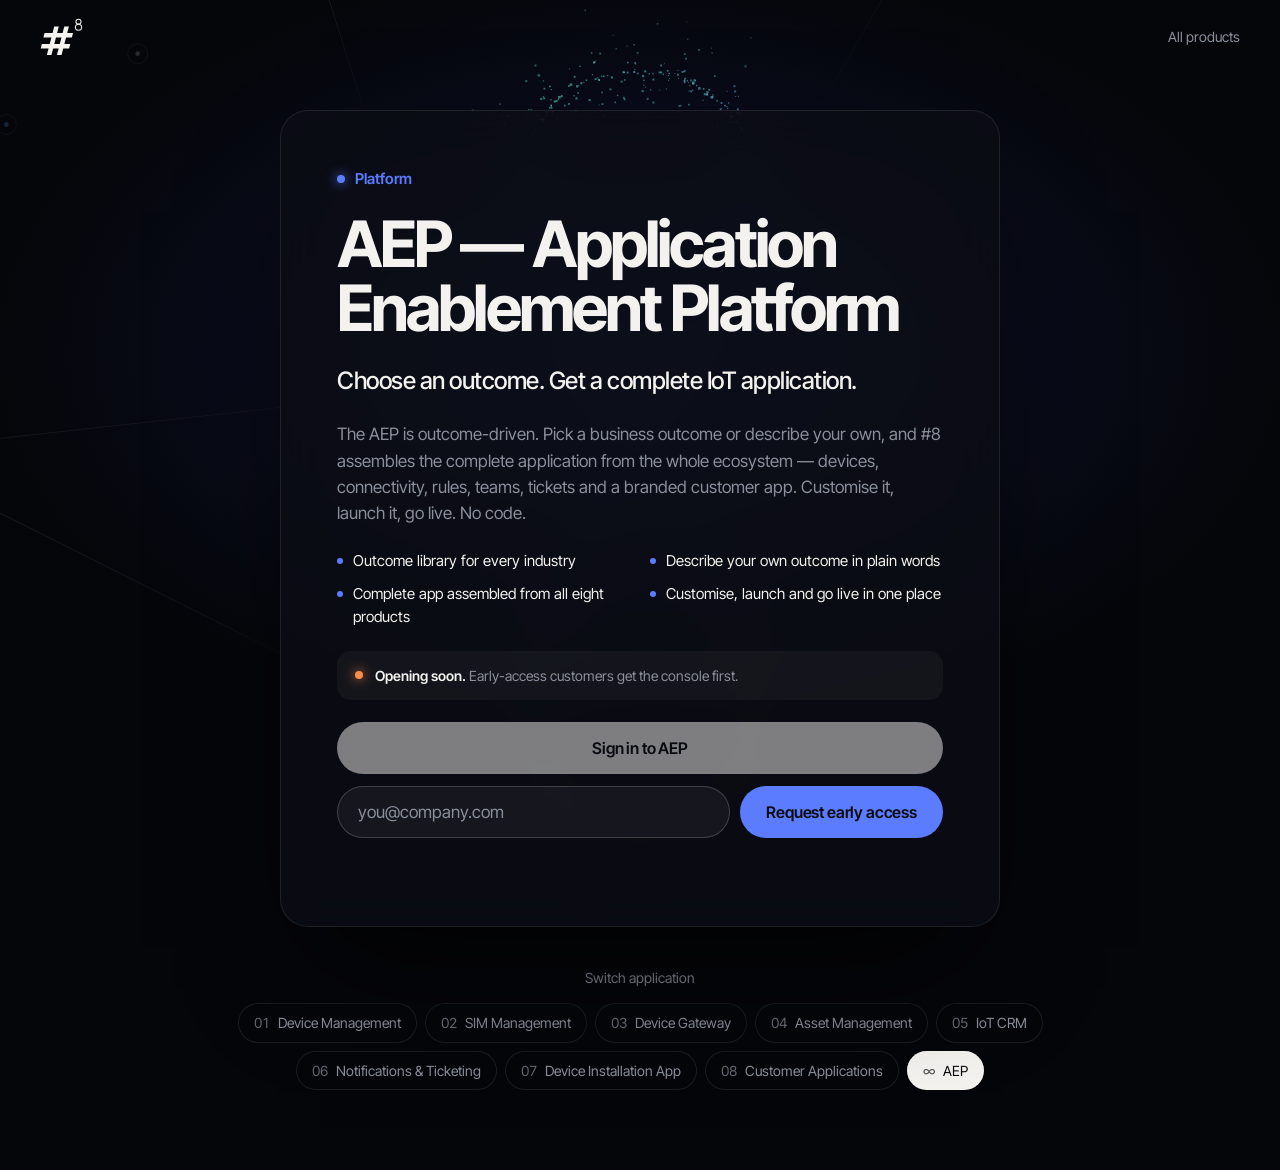
<file: app.html>
<!doctype html>
<html lang="en">
<head>
  <meta charset="utf-8">
  <meta name="viewport" content="width=device-width, initial-scale=1">
  <title>#8 Console</title>
  <meta name="description" content="Open a #8 IoT application.">
  <meta name="theme-color" content="#05060A">
  <link rel="icon" type="image/svg+xml" href="assets/img/favicon.svg">
  <link rel="preconnect" href="https://fonts.googleapis.com">
  <link rel="preconnect" href="https://fonts.gstatic.com" crossorigin>
  <link href="https://fonts.googleapis.com/css2?family=Inter+Tight:wght@300;400;500;600;700;800&display=swap" rel="stylesheet">
  <link rel="stylesheet" href="assets/css/styles.css">
  <link rel="stylesheet" href="assets/css/app.css">
</head>
<body class="gate">
  <svg width="0" height="0" style="position:absolute" aria-hidden="true">
    <symbol id="logo" viewBox="0 0 96 82">
      <polygon points="31,18 41,18 25,80 15,80"/>
      <polygon points="53,18 63,18 47,80 37,80"/>
      <polygon points="10,32 72,32 69.5,42 7.5,42"/>
      <polygon points="4,56 66,56 63.5,66 1.5,66"/>
      <g fill="none" stroke="currentColor" stroke-width="2.2">
        <ellipse cx="84" cy="7.6" rx="5.6" ry="5.2"/>
        <ellipse cx="84" cy="19.6" rx="6.8" ry="6.6"/>
      </g>
    </symbol>
  </svg>

  <header class="gate__nav">
    <a href="index.html" class="brand" aria-label="#8 home"><svg class="logo" aria-hidden="true"><use href="#logo"/></svg></a>
    <a href="index.html#products" class="link-quiet">All products</a>
  </header>

  <main class="gate__main">
    <canvas class="gate__canvas" id="gateCanvas" aria-hidden="true"></canvas>

    <section class="gate__card" id="gateCard" aria-live="polite">
      <!-- filled by app.js -->
    </section>

    <nav class="gate__switch" aria-label="Switch application">
      <p>Switch application</p>
      <ul id="gateList"></ul>
    </nav>
  </main>

  <script src="assets/js/products.js"></script>
  <script src="assets/js/hero.js"></script>
  <script src="assets/js/app.js"></script>
</body>
</html>
</file>
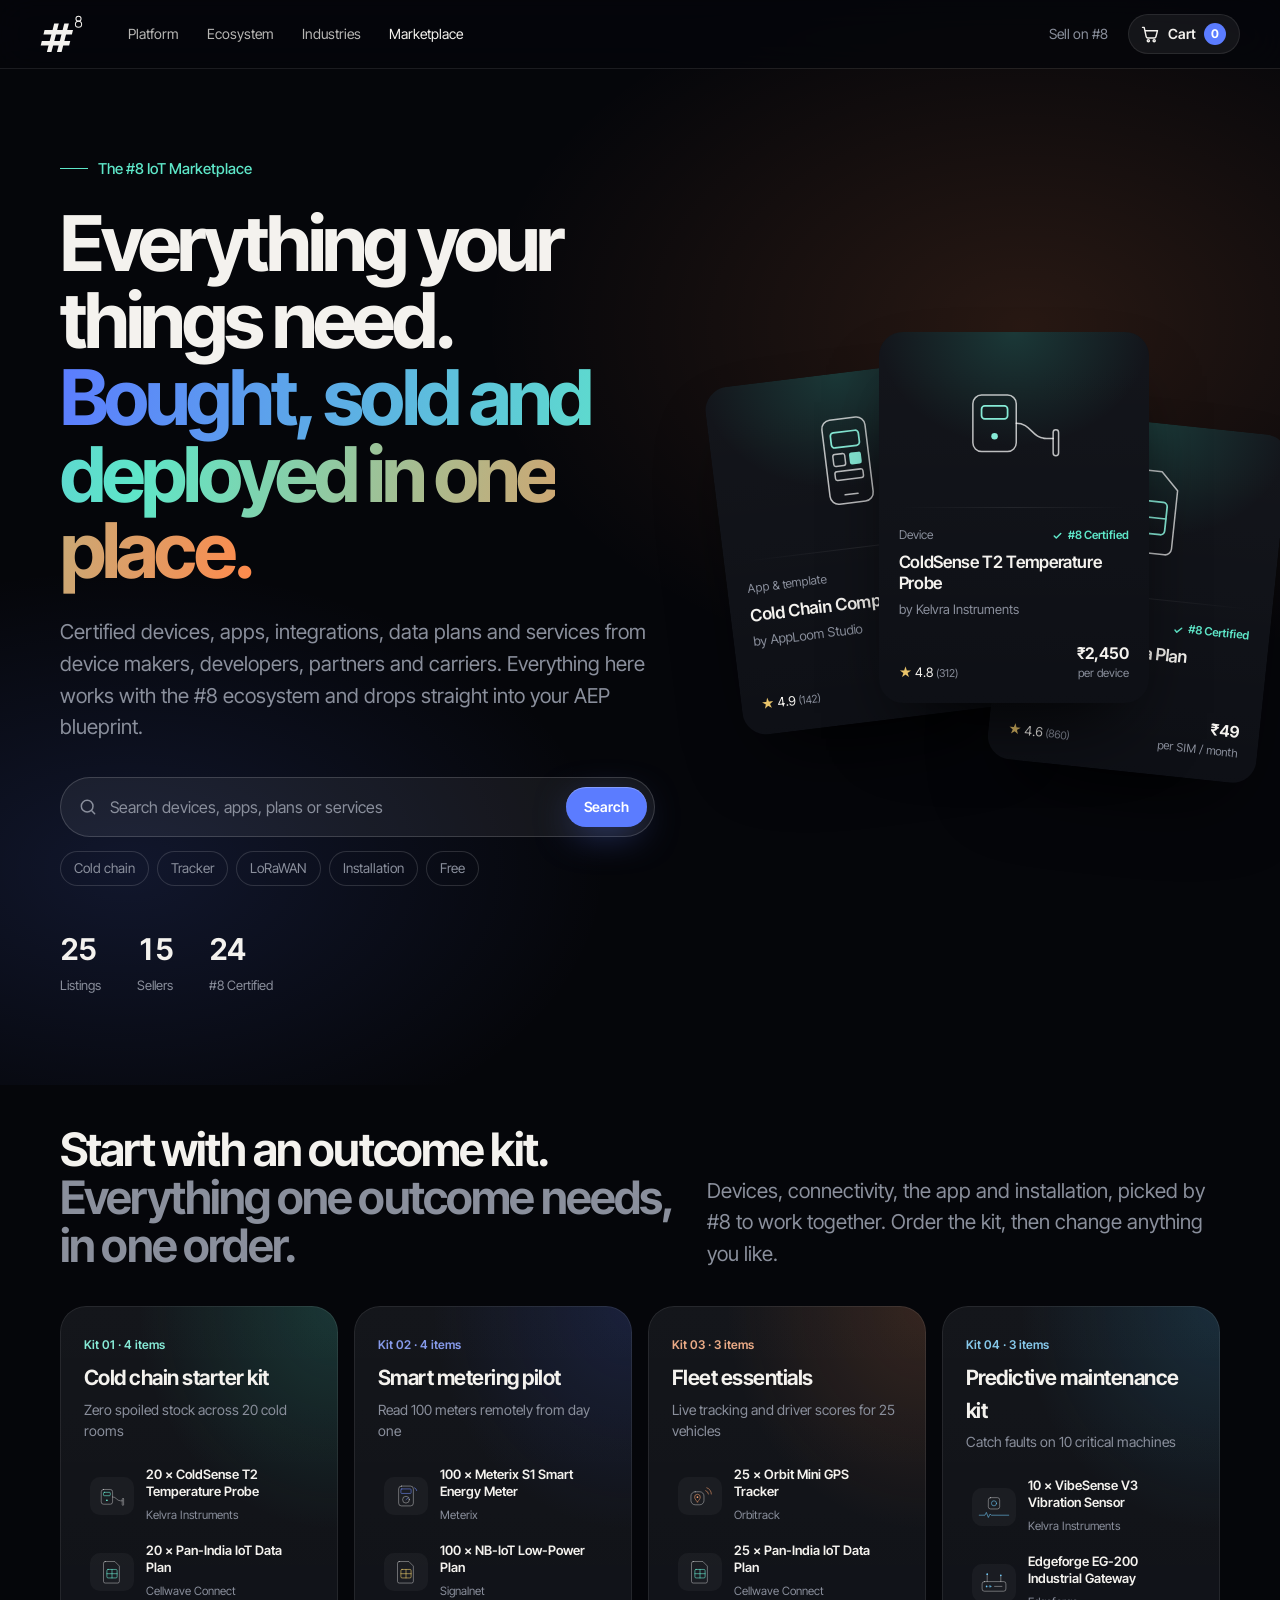
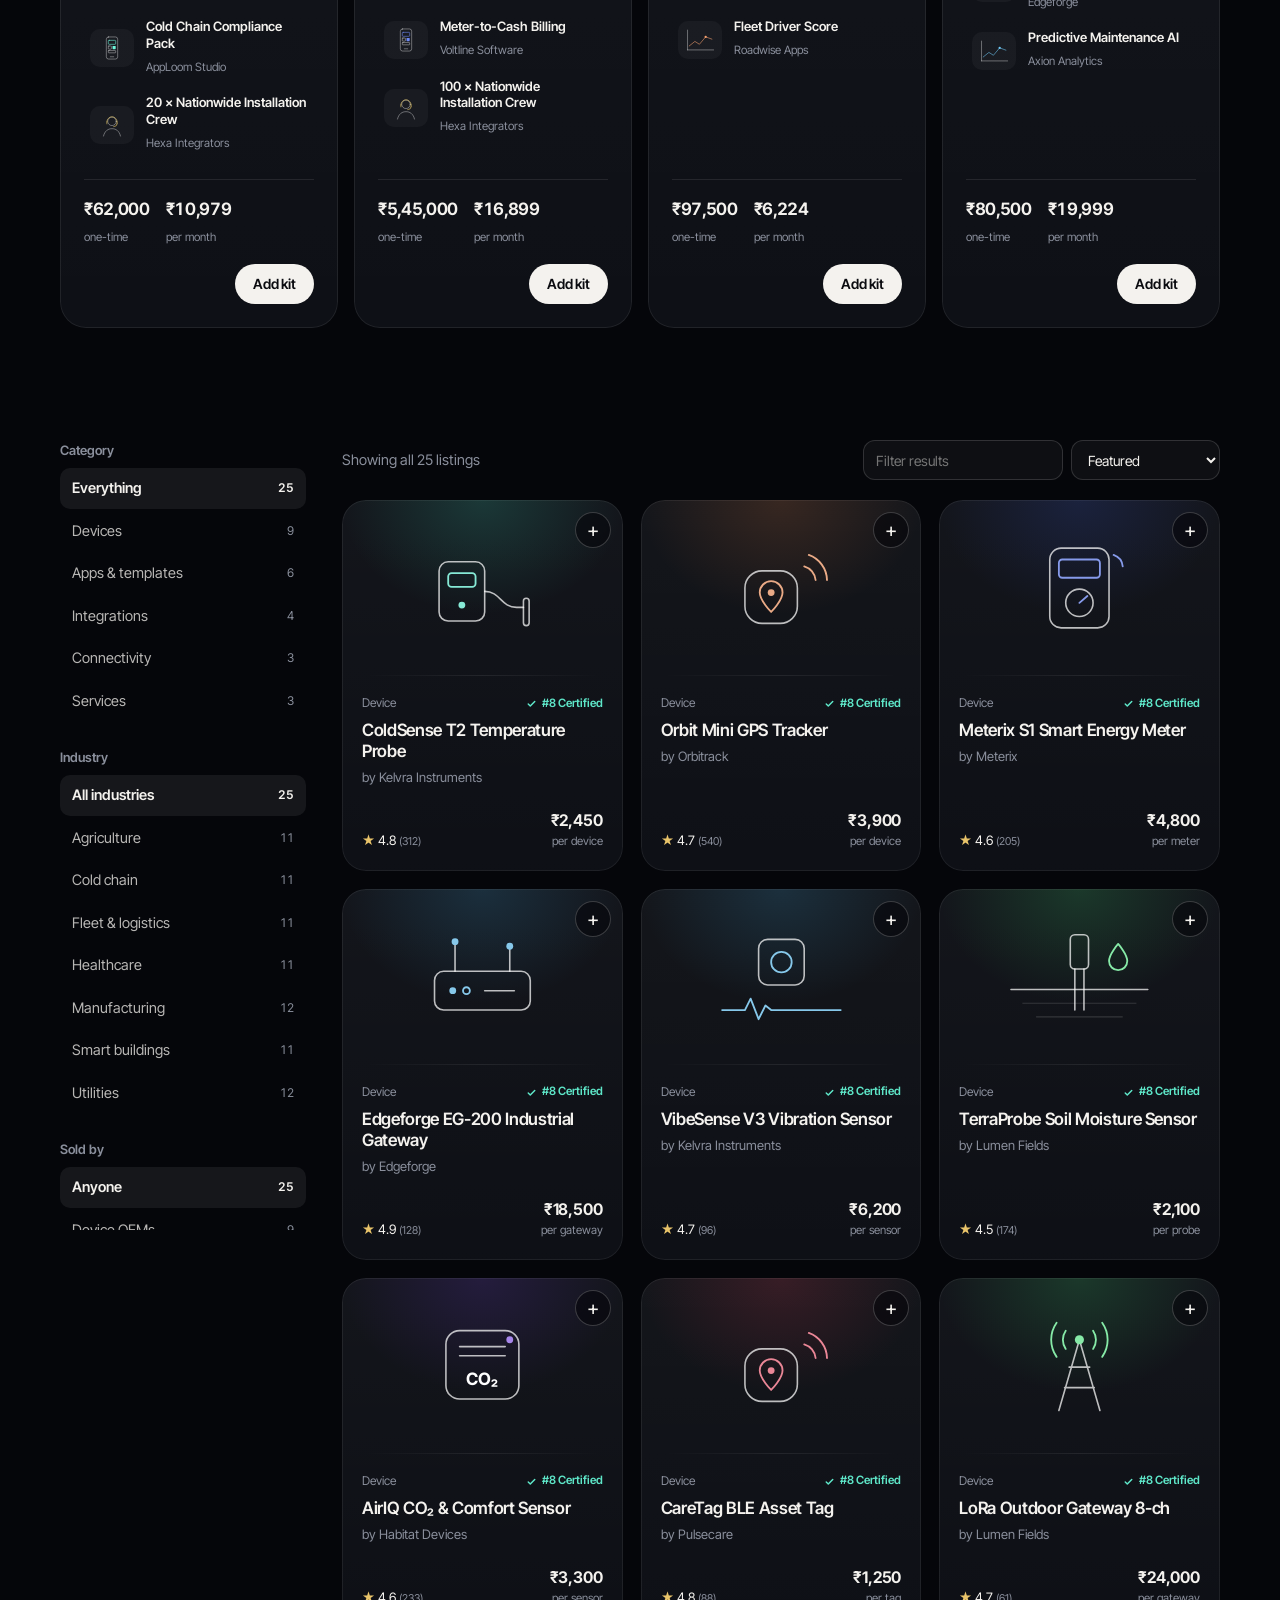
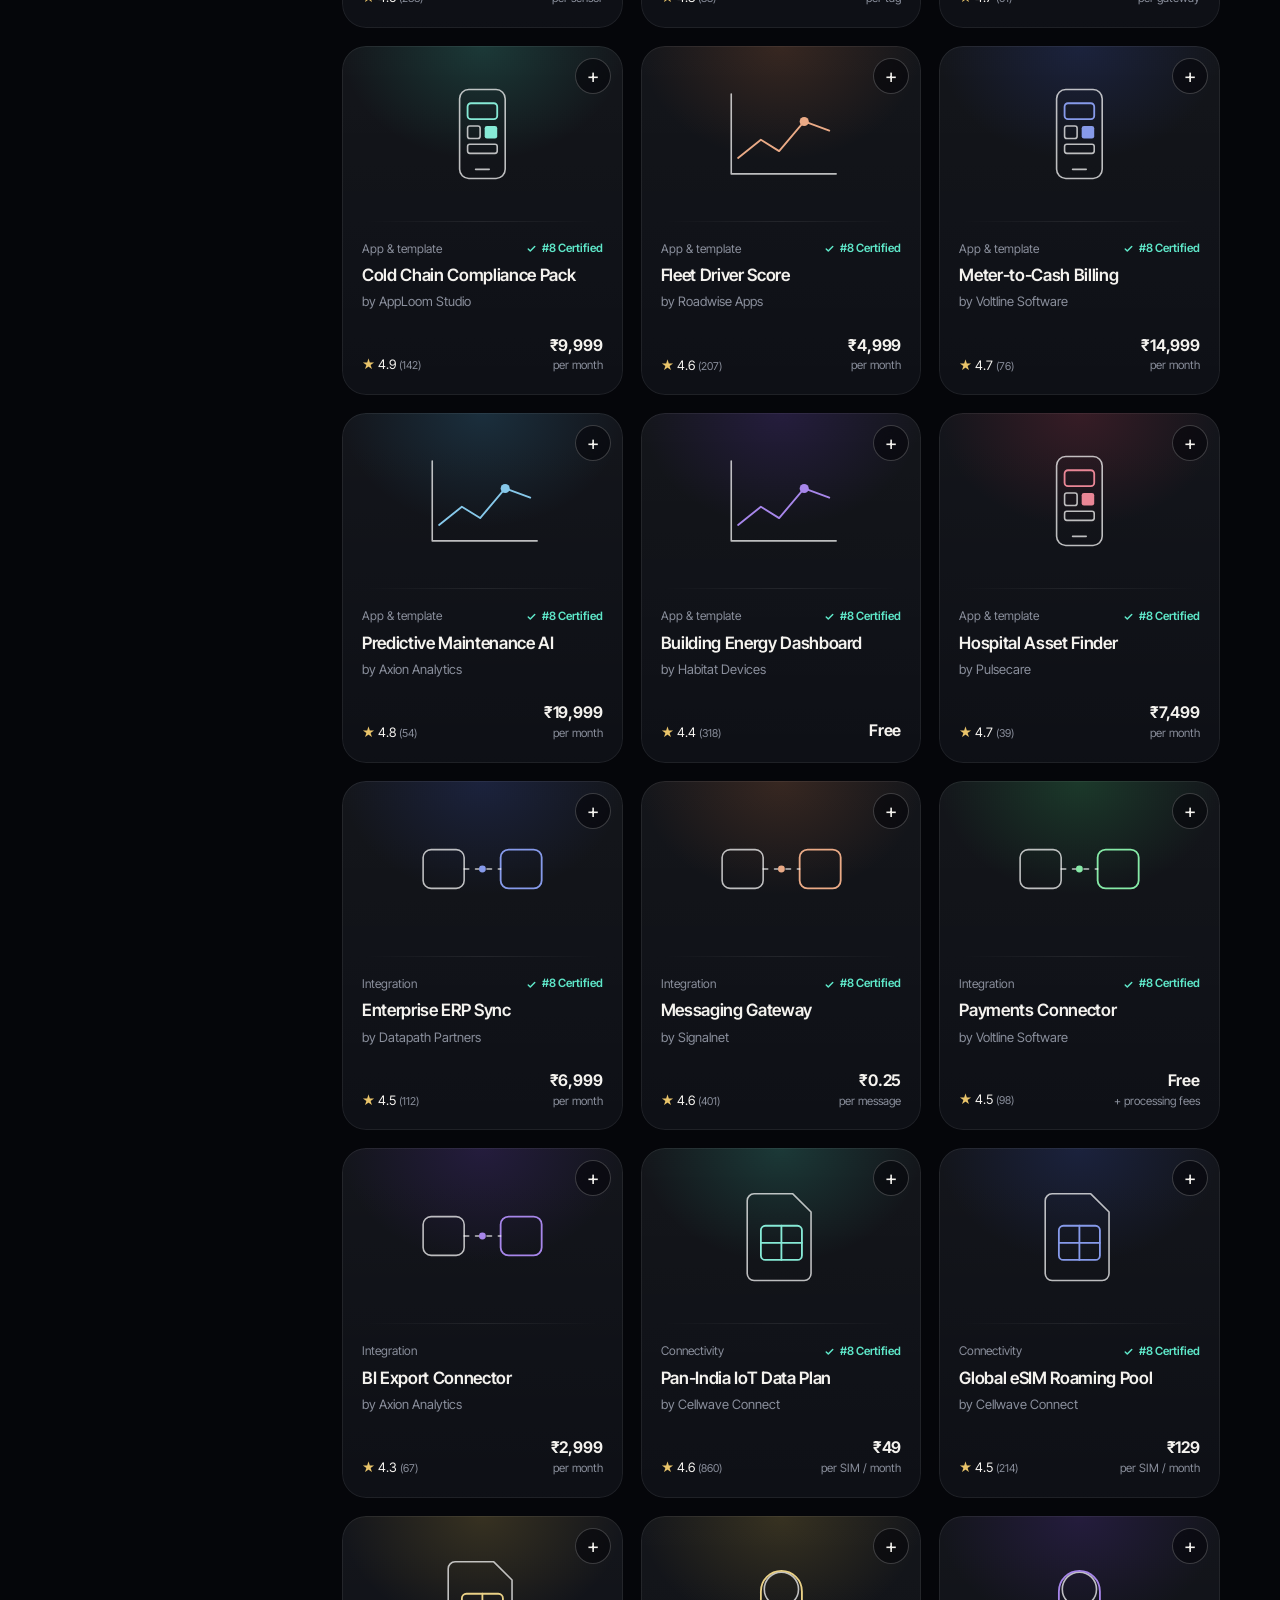
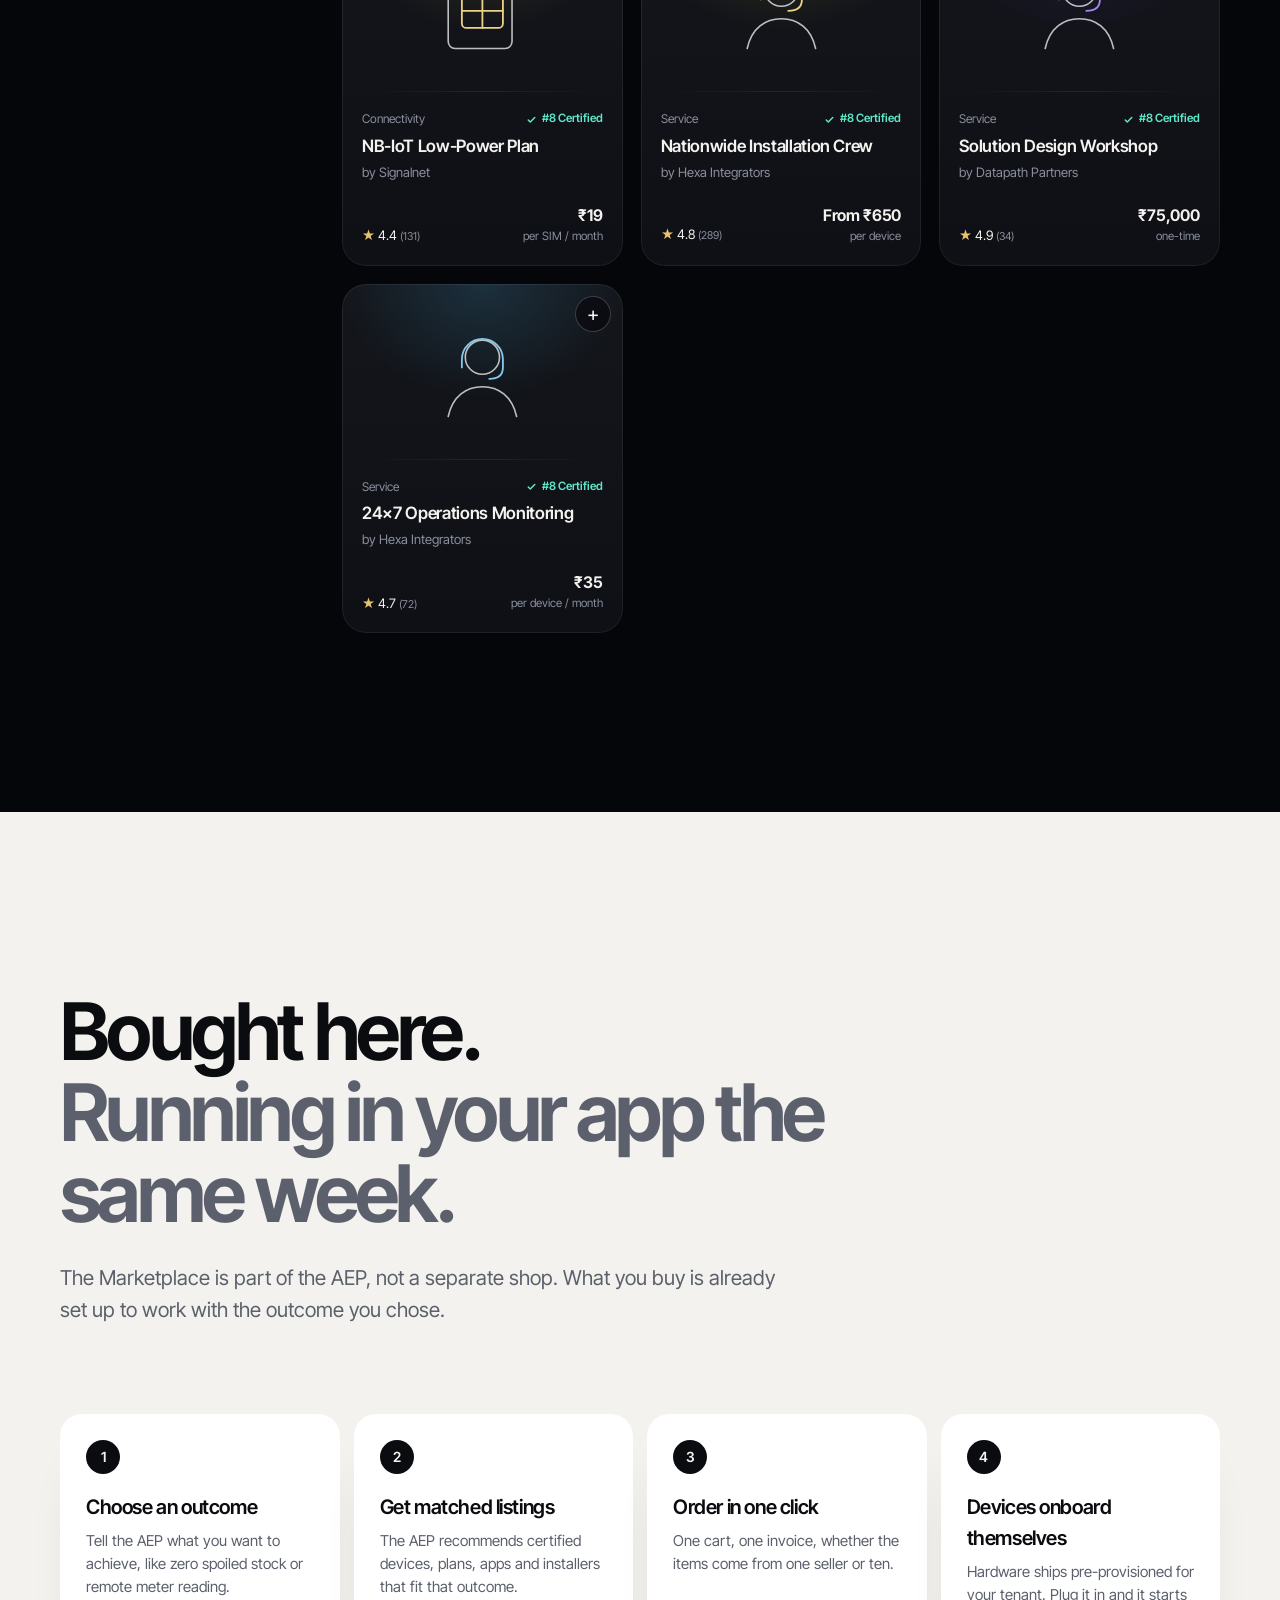
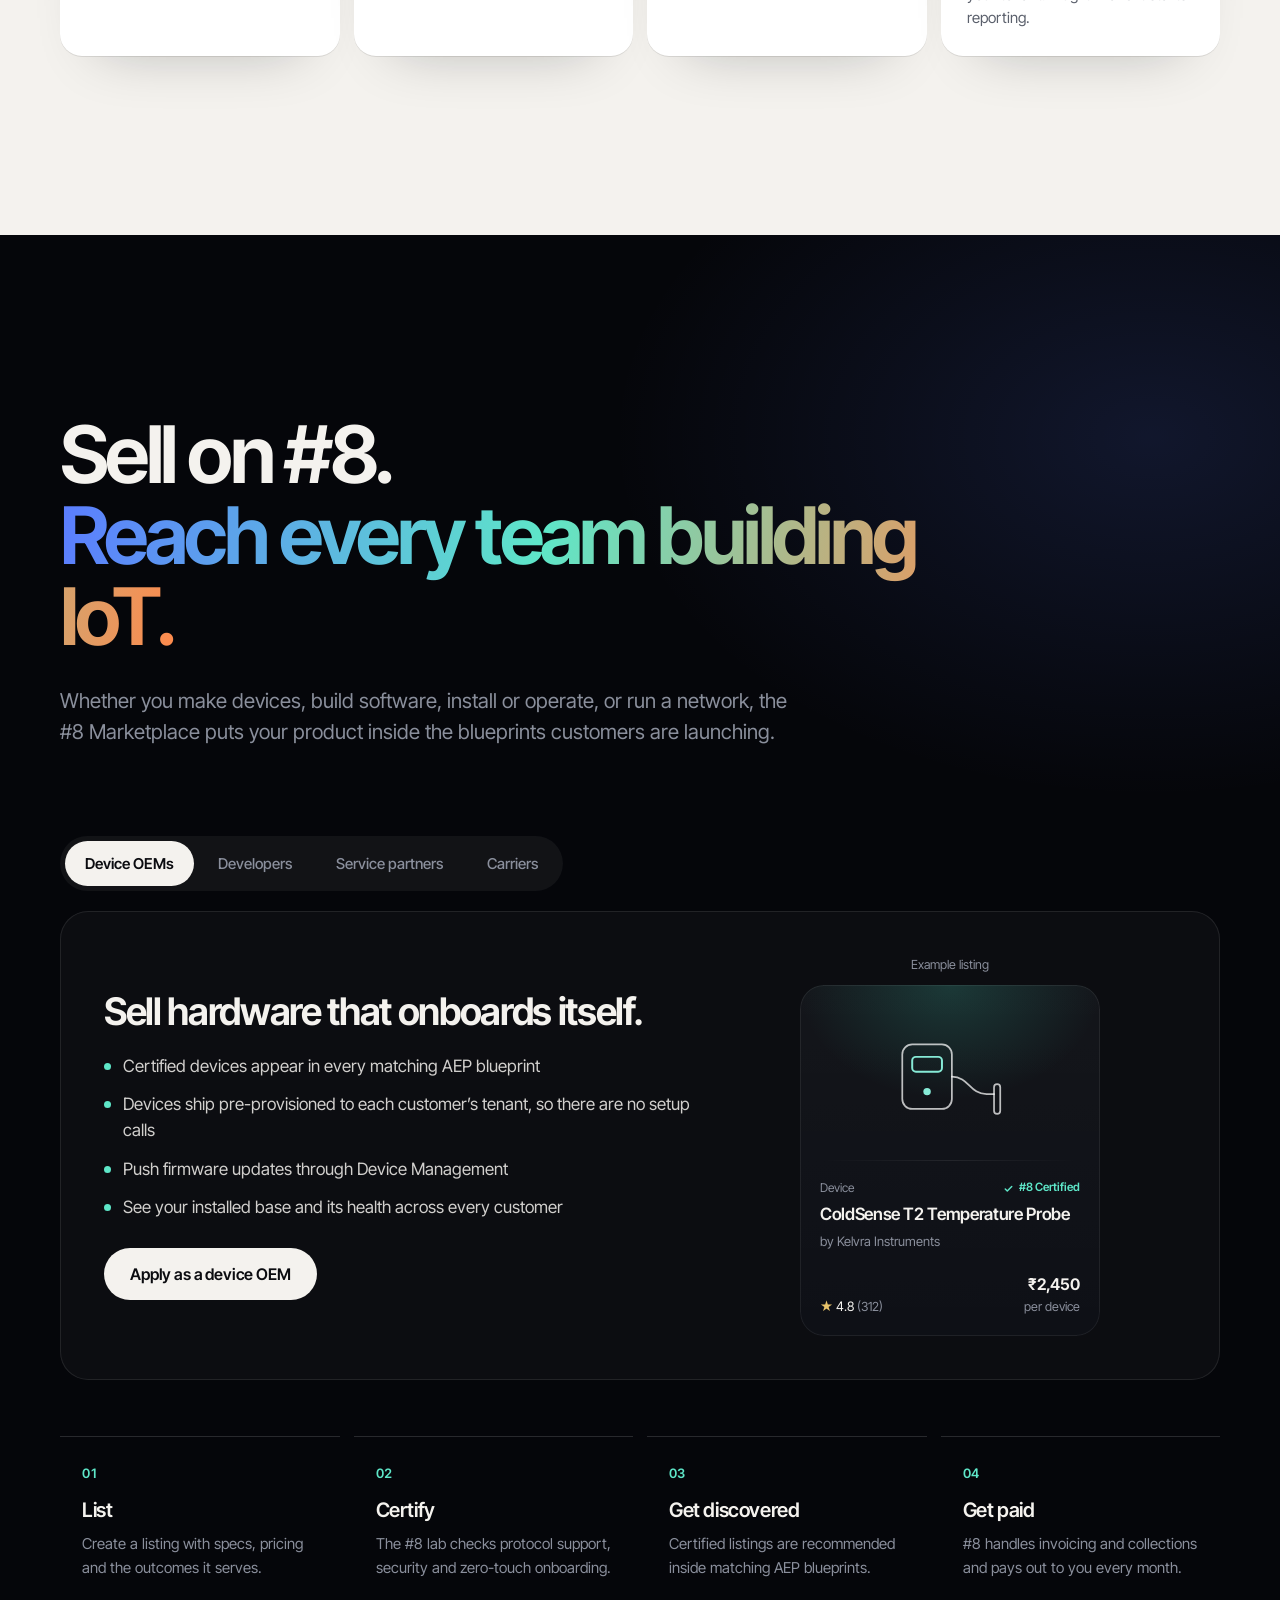
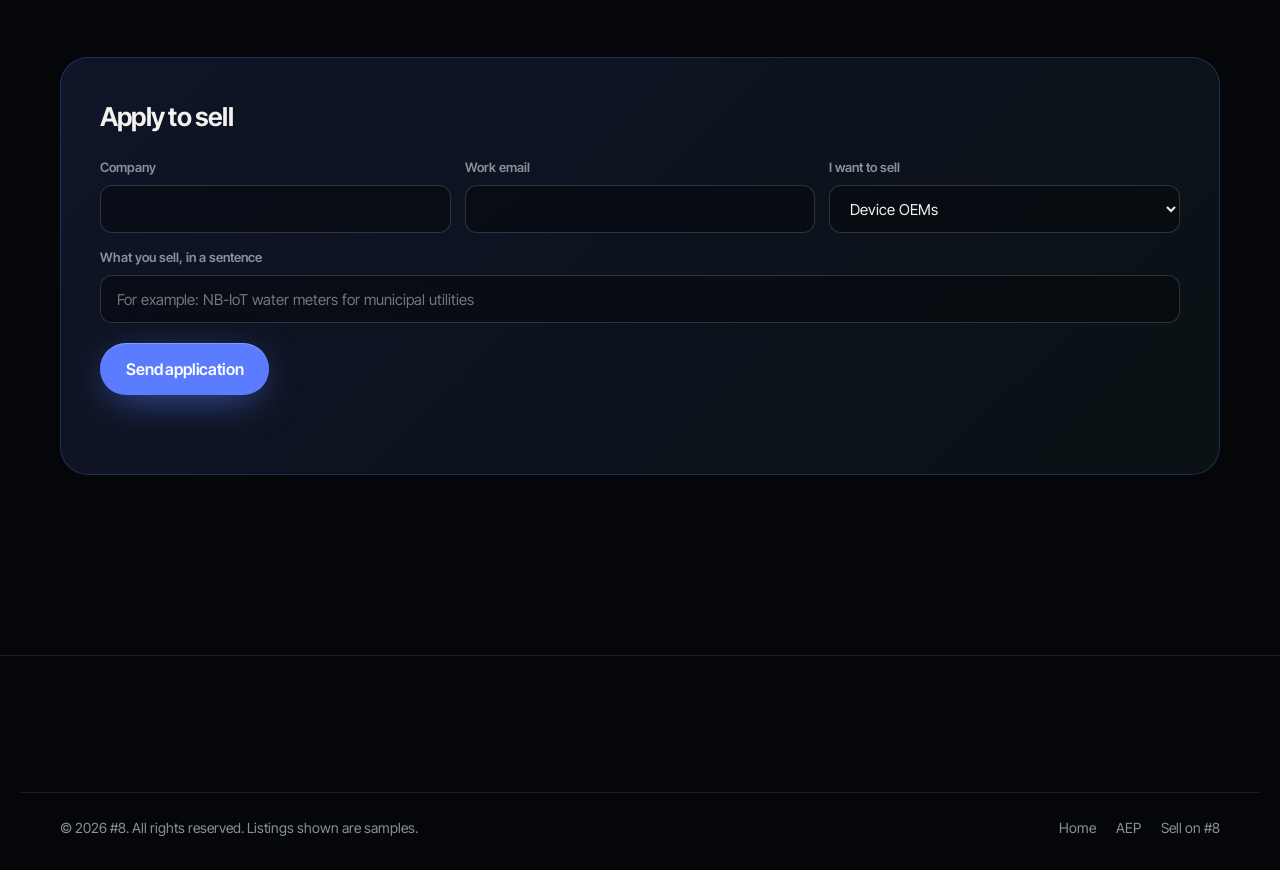
<file: marketplace.html>
<!doctype html>
<html lang="en">
<head>
  <meta charset="utf-8">
  <meta name="viewport" content="width=device-width, initial-scale=1">
  <title>#8 Marketplace</title>
  <meta name="description" content="The #8 IoT Marketplace: buy and sell certified IoT devices, apps, integrations, connectivity and services, and deploy them straight into your #8 AEP blueprint.">
  <meta name="theme-color" content="#05060A">
  <link rel="icon" type="image/svg+xml" href="assets/img/favicon.svg">
  <link rel="preconnect" href="https://fonts.googleapis.com">
  <link rel="preconnect" href="https://fonts.gstatic.com" crossorigin>
  <link href="https://fonts.googleapis.com/css2?family=Inter+Tight:wght@300;400;500;600;700;800&display=swap" rel="stylesheet">
  <link rel="stylesheet" href="assets/css/styles.css">
  <link rel="stylesheet" href="assets/css/market.css">
</head>
<body class="mp">
  <svg width="0" height="0" style="position:absolute" aria-hidden="true">
    <symbol id="logo" viewBox="0 0 96 82">
      <polygon points="31,18 41,18 25,80 15,80"/>
      <polygon points="53,18 63,18 47,80 37,80"/>
      <polygon points="10,32 72,32 69.5,42 7.5,42"/>
      <polygon points="4,56 66,56 63.5,66 1.5,66"/>
      <g fill="none" stroke="currentColor" stroke-width="2.2">
        <ellipse cx="84" cy="7.6" rx="5.6" ry="5.2"/>
        <ellipse cx="84" cy="19.6" rx="6.8" ry="6.6"/>
      </g>
    </symbol>
  </svg>
  <a class="skip" href="#main">Skip to content</a>

  <header class="nav is-scrolled" id="nav">
    <div class="nav__inner">
      <a href="index.html" class="brand" aria-label="#8 home"><svg class="logo" aria-hidden="true"><use href="#logo"/></svg></a>
      <nav class="nav__links" aria-label="Primary">
        <a href="index.html#aep">Platform</a>
        <a href="index.html#products">Ecosystem</a>
        <a href="index.html#industries">Industries</a>
        <a href="marketplace.html" aria-current="page" class="is-current">Marketplace</a>
      </nav>
      <div class="nav__actions">
        <a class="link-quiet" href="#sell">Sell on #8</a>
        <button class="cart-btn" id="cartBtn" type="button" aria-controls="cart" aria-expanded="false">
          <svg viewBox="0 0 24 24" fill="none" stroke="currentColor" stroke-width="1.7" stroke-linecap="round" stroke-linejoin="round" aria-hidden="true"><path d="M3 4h2l2.4 11.2a2 2 0 0 0 2 1.6h7.7a2 2 0 0 0 2-1.5L21 8H6.2"/><circle cx="10" cy="20" r="1.3"/><circle cx="17" cy="20" r="1.3"/></svg>
          <span>Cart</span><b id="cartCount">0</b>
        </button>
      </div>
    </div>
  </header>

  <main id="main">
    <!-- Hero -->
    <section class="mh">
      <div class="wrap mh__grid">
        <div class="mh__copy">
          <p class="hero__kicker">The #8 IoT Marketplace</p>
          <h1 class="mh__title">Everything your things need.<br><span class="grad-text">Bought, sold and deployed in one place.</span></h1>
          <p class="section-lede">Certified devices, apps, integrations, data plans and services from device makers, developers, partners and carriers. Everything here works with the #8 ecosystem and drops straight into your AEP blueprint.</p>
          <form class="mh__search" id="heroSearch" role="search">
            <svg viewBox="0 0 24 24" fill="none" stroke="currentColor" stroke-width="1.8" stroke-linecap="round" aria-hidden="true"><circle cx="11" cy="11" r="7"/><path d="M20 20l-3.5-3.5"/></svg>
            <label class="sr-only" for="heroQ">Search the marketplace</label>
            <input id="heroQ" type="search" placeholder="Search devices, apps, plans or services" autocomplete="off">
            <button class="btn btn--signal btn--sm" type="submit">Search</button>
          </form>
          <div class="mh__quick" id="quick" aria-label="Popular searches"></div>
          <dl class="mh__stats" id="mhStats"></dl>
        </div>
        <div class="mh__stack" aria-hidden="true" id="heroStack"></div>
      </div>
    </section>

    <!-- Outcome kits -->
    <section class="kits" aria-labelledby="kitsTitle">
      <div class="wrap">
        <div class="kits__head">
          <h2 class="kits__title" id="kitsTitle">Start with an outcome kit.<br><span class="muted">Everything one outcome needs, in one order.</span></h2>
          <p class="section-lede">Devices, connectivity, the app and installation, picked by #8 to work together. Order the kit, then change anything you like.</p>
        </div>
        <div class="kits__grid" id="kitsGrid"></div>
      </div>
    </section>

    <!-- Browse -->
    <section class="browse" id="browse">
      <div class="wrap browse__grid">
        <aside class="filters" aria-label="Filters">
          <div class="filters__group">
            <h2 class="filters__h">Category</h2>
            <div class="filters__list" id="fType" role="radiogroup" aria-label="Category"></div>
          </div>
          <div class="filters__group">
            <h2 class="filters__h">Industry</h2>
            <div class="filters__list" id="fIndustry" role="radiogroup" aria-label="Industry"></div>
          </div>
          <div class="filters__group">
            <h2 class="filters__h">Sold by</h2>
            <div class="filters__list" id="fSeller" role="radiogroup" aria-label="Seller type"></div>
          </div>
          <label class="filters__cert">
            <span><b>#8 Certified only</b><small>Tested by #8 for protocol, security and onboarding</small></span>
            <input type="checkbox" id="fCert" class="sr-only">
            <span class="sw" aria-hidden="true"><i></i></span>
          </label>
        </aside>

        <div class="results">
          <div class="results__bar">
            <p id="resultCount" role="status">Showing all listings</p>
            <div class="results__tools">
              <label class="sr-only" for="q">Search</label>
              <input id="q" type="search" class="results__q" placeholder="Filter results" autocomplete="off">
              <label class="sr-only" for="sort">Sort by</label>
              <select id="sort" class="results__sort">
                <option value="featured">Featured</option>
                <option value="rating">Highest rated</option>
                <option value="reviews">Most reviewed</option>
                <option value="price-asc">Price: low to high</option>
                <option value="price-desc">Price: high to low</option>
              </select>
              <button type="button" class="results__filters-btn" id="filtersBtn" aria-expanded="false">Filters</button>
            </div>
          </div>
          <div class="results__grid" id="grid"></div>
          <div class="results__empty" id="empty" hidden>
            <b>Nothing matches those filters.</b>
            <p>Try a broader search, or <button type="button" class="link" id="clearAll">clear all filters</button>.</p>
          </div>
        </div>
      </div>
    </section>

    <!-- How it plugs into the AEP -->
    <section class="mx light">
      <div class="wrap">
        <div class="section-head">
          <h2 class="display">Bought here.<br><span class="muted">Running in your app the same week.</span></h2>
          <p class="section-lede">The Marketplace is part of the AEP, not a separate shop. What you buy is already set up to work with the outcome you chose.</p>
        </div>
        <ol class="mx__steps">
          <li><span>1</span><h3>Choose an outcome</h3><p>Tell the AEP what you want to achieve, like zero spoiled stock or remote meter reading.</p></li>
          <li><span>2</span><h3>Get matched listings</h3><p>The AEP recommends certified devices, plans, apps and installers that fit that outcome.</p></li>
          <li><span>3</span><h3>Order in one click</h3><p>One cart, one invoice, whether the items come from one seller or ten.</p></li>
          <li><span>4</span><h3>Devices onboard themselves</h3><p>Hardware ships pre-provisioned for your tenant. Plug it in and it starts reporting.</p></li>
        </ol>
      </div>
    </section>

    <!-- Sell -->
    <section class="sell" id="sell">
      <div class="wrap">
        <div class="section-head section-head--dark">
          <h2 class="display">Sell on #8.<br><span class="grad-text">Reach every team building IoT.</span></h2>
          <p class="section-lede">Whether you make devices, build software, install or operate, or run a network, the #8 Marketplace puts your product inside the blueprints customers are launching.</p>
        </div>

        <div class="sell__tabs" role="tablist" aria-label="Seller types" id="sellTabs"></div>
        <div class="sell__panel" id="sellPanel" role="tabpanel"></div>

        <ol class="sell__flow">
          <li><span>01</span><h3>List</h3><p>Create a listing with specs, pricing and the outcomes it serves.</p></li>
          <li><span>02</span><h3>Certify</h3><p>The #8 lab checks protocol support, security and zero-touch onboarding.</p></li>
          <li><span>03</span><h3>Get discovered</h3><p>Certified listings are recommended inside matching AEP blueprints.</p></li>
          <li><span>04</span><h3>Get paid</h3><p>#8 handles invoicing and collections and pays out to you every month.</p></li>
        </ol>

        <form class="sell__form" id="sellForm" novalidate>
          <h3>Apply to sell</h3>
          <div class="sell__fields">
            <label><span>Company</span><input name="company" required autocomplete="organization"></label>
            <label><span>Work email</span><input name="email" type="email" required autocomplete="email"></label>
            <label><span>I want to sell</span><select name="type" id="sellType"></select></label>
            <label class="sell__wide"><span>What you sell, in a sentence</span><input name="what" maxlength="140" placeholder="For example: NB-IoT water meters for municipal utilities"></label>
          </div>
          <button class="btn btn--signal" type="submit">Send application</button>
          <p class="sell__msg" id="sellMsg" role="status"></p>
        </form>
      </div>
    </section>
  </main>

  <footer class="footer">
    <div class="wrap footer__base">
      <span>© <span id="year">2026</span> #8. All rights reserved. Listings shown are samples.</span>
      <span class="footer__legal"><a href="index.html">Home</a><a href="index.html#aep">AEP</a><a href="#sell">Sell on #8</a></span>
    </div>
  </footer>

  <!-- Product detail -->
  <dialog class="pd" id="pd" aria-labelledby="pdName">
    <div class="pd__inner" id="pdBody"></div>
  </dialog>

  <!-- Cart -->
  <div class="cart-scrim" id="cartScrim" hidden></div>
  <aside class="cart" id="cart" aria-label="Cart" hidden>
    <div class="cart__head"><h2>Your cart</h2><button type="button" class="cart__close" id="cartClose" aria-label="Close cart">×</button></div>
    <div class="cart__body" id="cartBody"></div>
  </aside>

  <div class="toast" id="toast" role="status" aria-live="polite"></div>

  <script src="assets/js/products.js"></script>
  <script src="assets/js/market-data.js"></script>
  <script src="assets/js/market.js"></script>
</body>
</html>
</file>
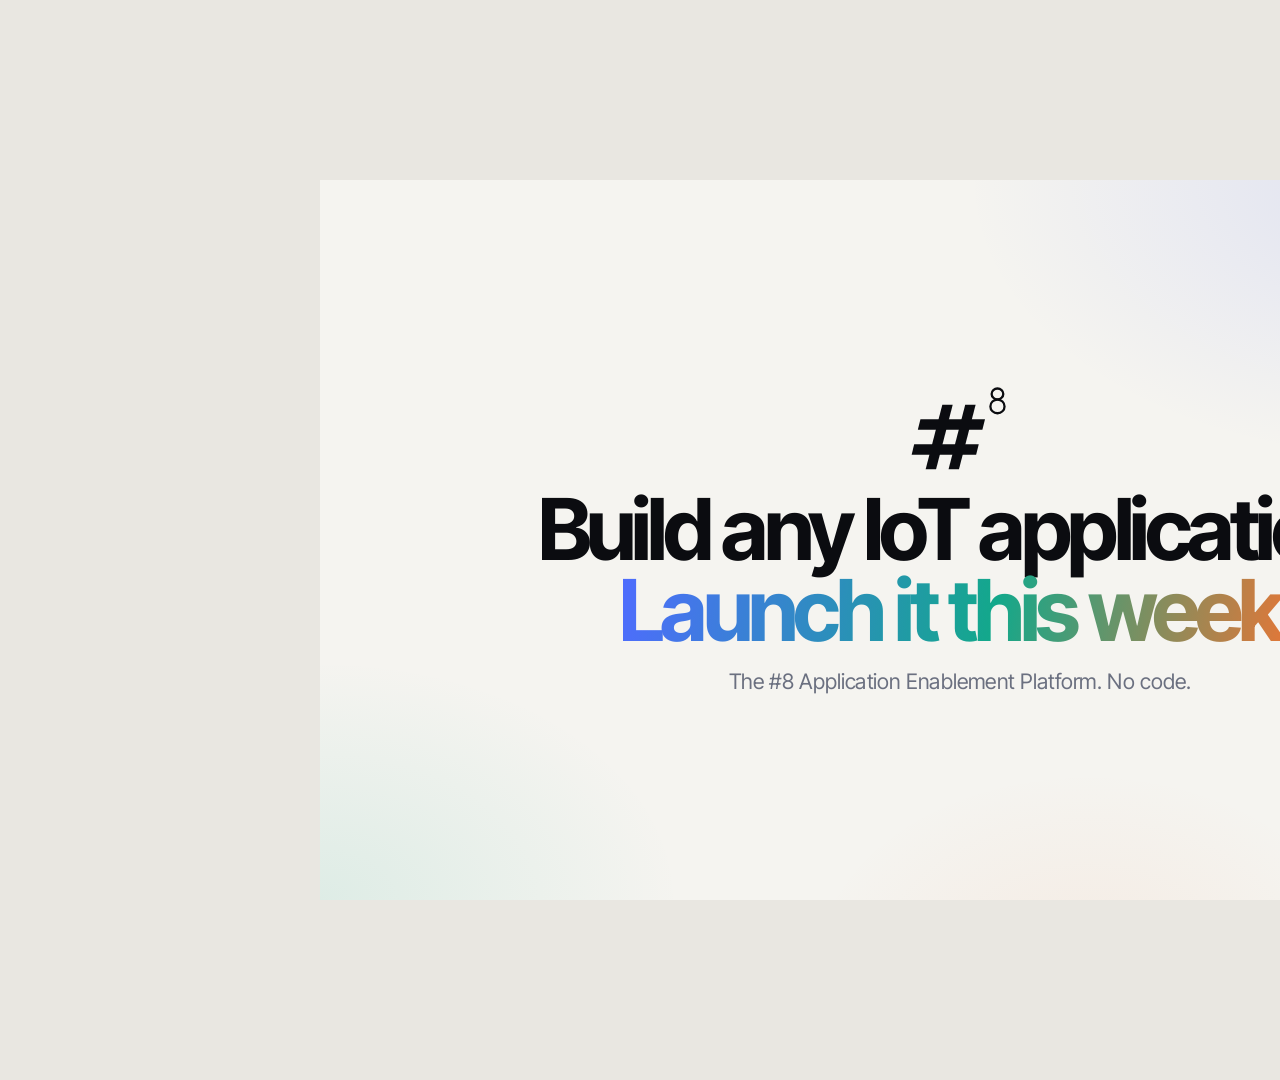
<file: film/aep-film.html>
<!doctype html>
<html lang="en">
<head>
<meta charset="utf-8">
<meta name="viewport" content="width=device-width, initial-scale=1">
<title>#8 AEP film</title>
<link rel="preconnect" href="https://fonts.googleapis.com">
<link rel="preconnect" href="https://fonts.gstatic.com" crossorigin>
<link href="https://fonts.googleapis.com/css2?family=Inter+Tight:wght@400;500;600;700;800&display=swap" rel="stylesheet">
<style>
/* Source for the #8 AEP marketing film (light edition). Every frame is a pure function of time:
   seek(t) renders the frame at t seconds, so film/render.js can export it frame by frame. */
:root {
  --bg: #F5F4F0; --ink: #0B0C10; --mu: #6B7080; --card: #FFFFFF; --line: rgba(11,12,16,.08);
  --sig: #4F6BFF; --ion: #13A88B; --emb: #EE7433; --vio: #9B5CF0; --sun: #E0A21B;
  --sh: 0 1px 0 rgba(11,12,16,.04), 0 1px 2px rgba(11,12,16,.04), 0 30px 60px -34px rgba(11,12,16,.28);
  --font: 'Inter Tight', system-ui, sans-serif;
}
* { box-sizing: border-box; margin: 0; padding: 0; }
html, body { width: 100%; height: 100%; background: #E9E7E1; overflow: hidden; }
body { font-family: var(--font); color: var(--ink); -webkit-font-smoothing: antialiased; display: grid; place-items: center; }
#stage { position: relative; width: 1920px; height: 1080px; flex: none; overflow: hidden; color: var(--ink);
  background: radial-gradient(1100px 700px at 85% 0%, rgba(79,107,255,.13), transparent 60%), radial-gradient(900px 600px at 0% 100%, rgba(19,168,139,.10), transparent 60%), radial-gradient(700px 500px at 60% 110%, rgba(238,116,51,.07), transparent 60%), var(--bg); }
.scene { position: absolute; inset: 0; visibility: hidden; }
.grad { background: linear-gradient(100deg, #4F6BFF, #13A88B 55%, #EE7433); -webkit-background-clip: text; background-clip: text; color: transparent; }
.logo { fill: var(--ink); color: var(--ink); }
.center { display: grid; place-items: center; align-content: center; text-align: center; gap: 26px; }
.big { font-size: 128px; line-height: .95; letter-spacing: -0.058em; font-weight: 700; }
.lede { font-size: 32px; color: var(--mu); }

/* Captions */
.cap { position: absolute; left: 160px; top: 62px; width: 1600px; display: flex; justify-content: space-between; align-items: flex-end; gap: 40px; }
.cap span { display: block; font-size: 22px; font-weight: 600; color: var(--sig); margin-bottom: 10px; }
.cap h2 { font-size: 66px; line-height: 1; letter-spacing: -0.045em; font-weight: 700; white-space: nowrap; }
.cap p { font-size: 26px; color: var(--mu); max-width: 700px; text-align: right; line-height: 1.35; }

/* Window chrome */
.win { position: absolute; left: 160px; top: 232px; width: 1600px; height: 800px; border-radius: 30px; overflow: hidden; background: rgba(255,255,255,.72);
  backdrop-filter: blur(20px); box-shadow: 0 0 0 1px rgba(11,12,16,.07), 0 60px 120px -50px rgba(11,12,16,.35), 0 0 120px -60px var(--c, #4F6BFF); }
.bar { height: 56px; display: flex; align-items: center; gap: 9px; padding: 0 22px; border-bottom: 1px solid var(--line); font-size: 16px; background: rgba(255,255,255,.7); }
.bar > i { width: 12px; height: 12px; border-radius: 50%; background: rgba(11,12,16,.12); }
.bar em { font-style: normal; color: var(--mu); margin-left: 12px; }
.bar b { margin-left: auto; font-size: 14px; font-weight: 600; padding: 6px 14px; border-radius: 999px; background: rgba(11,12,16,.06); color: var(--mu); }
.bar b.live { background: var(--ion); color: #fff; }

/* Dashboard chrome */
.dash { position: absolute; left: 160px; top: 232px; width: 1600px; height: 800px; border-radius: 30px; overflow: hidden; display: grid; grid-template-columns: 84px 1fr;
  background: #FBFAF8; box-shadow: 0 0 0 1px rgba(11,12,16,.07), 0 60px 120px -50px rgba(11,12,16,.35), 0 0 140px -60px var(--c); }
.nav { border-right: 1px solid var(--line); display: grid; align-content: start; justify-items: center; gap: 18px; padding-top: 24px; background: #fff; }
.nav b { width: 44px; height: 44px; border-radius: 14px; background: var(--c); display: grid; place-items: center; font-size: 20px; font-weight: 800; color: #fff; margin-bottom: 14px; }
.nav i { width: 26px; height: 26px; border-radius: 8px; background: rgba(11,12,16,.07); }
.nav i.on { background: var(--c); opacity: .9; }
.dm { display: grid; grid-template-rows: 70px 124px 1fr; min-width: 0; }
.top { display: flex; align-items: center; gap: 16px; padding: 0 28px; border-bottom: 1px solid var(--line); background: #fff; }
.top b { font-size: 24px; letter-spacing: -0.02em; }
.live { display: inline-flex; align-items: center; gap: 8px; font-size: 15px; font-weight: 600; color: var(--ion); padding: 6px 12px; border-radius: 999px; background: rgba(19,168,139,.1); }
.live i { width: 9px; height: 9px; border-radius: 50%; background: var(--ion); box-shadow: 0 0 10px var(--ion); }
.top small { margin-left: auto; font-size: 16px; color: var(--mu); }
.kpis { display: grid; grid-template-columns: repeat(4, 1fr); gap: 14px; padding: 18px 28px 0; }
.kpi { padding: 16px 20px; border-radius: 18px; background: #fff; box-shadow: var(--sh); }
.kpi span { font-size: 15px; color: var(--mu); }
.kpi b { display: block; font-size: 40px; font-weight: 700; letter-spacing: -0.04em; font-variant-numeric: tabular-nums; margin-top: 4px; line-height: 1.05; }
.kpi b em { font-style: normal; font-size: 18px; color: var(--mu); margin-left: 4px; font-weight: 500; letter-spacing: 0; }
.body { padding: 18px 28px 28px; display: grid; gap: 16px; min-height: 0; position: relative; }
.card { border-radius: 20px; background: #fff; box-shadow: var(--sh); padding: 18px 20px; position: relative; overflow: hidden; min-height: 0; }
.card h4 { font-size: 16px; color: var(--mu); font-weight: 600; margin-bottom: 10px; }
.toast { position: absolute; display: flex; align-items: center; gap: 14px; padding: 14px 20px; border-radius: 16px; font-size: 18px; font-weight: 600; visibility: hidden; z-index: 5;
  background: #fff; box-shadow: inset 0 0 0 1.5px rgba(238,116,51,.55), 0 24px 50px -16px rgba(11,12,16,.35); }
.toast i { width: 12px; height: 12px; border-radius: 50%; background: var(--emb); box-shadow: 0 0 12px var(--emb); flex: none; }
.toast.ok { box-shadow: inset 0 0 0 1.5px rgba(19,168,139,.55), 0 24px 50px -16px rgba(11,12,16,.35); }
.toast.ok i { background: var(--ion); box-shadow: 0 0 12px var(--ion); }
.row { display: grid; grid-template-columns: 1fr auto auto; gap: 14px; align-items: center; padding: 12px 4px; border-bottom: 1px solid var(--line); font-size: 17px; }
.row:last-child { border-bottom: 0; }
.pill { font-size: 13px; font-weight: 600; padding: 4px 10px; border-radius: 999px; background: rgba(19,168,139,.12); color: var(--ion); }
.pill.warn { background: rgba(238,116,51,.13); color: var(--emb); }
.pill.idle { background: rgba(11,12,16,.06); color: var(--mu); }
.num { font-variant-numeric: tabular-nums; font-weight: 600; min-width: 90px; text-align: right; }

/* Builder */
.bld { display: grid; grid-template-columns: 290px 1fr 440px; height: 744px; }
.rail { border-right: 1px solid var(--line); padding: 24px 18px; display: grid; align-content: start; gap: 6px; background: rgba(255,255,255,.6); }
.rail li { list-style: none; display: grid; grid-template-columns: 40px 1fr; gap: 14px; align-items: center; padding: 13px 12px; border-radius: 16px; color: var(--mu); }
.rail li span { width: 38px; height: 38px; border-radius: 50%; display: grid; place-items: center; font-size: 15px; font-weight: 600; box-shadow: inset 0 0 0 1.5px rgba(11,12,16,.16); background: #fff; }
.rail li b { font-size: 19px; font-weight: 600; }
.rail li.on { background: rgba(79,107,255,.1); color: var(--ink); }
.rail li.on span { background: var(--sig); color: #fff; box-shadow: 0 0 0 5px rgba(79,107,255,.18); }
.rail li.done { color: var(--ink); }
.rail li.done span { background: var(--ion); color: #fff; box-shadow: none; }
.main { position: relative; }
.panel { position: absolute; inset: 0; padding: 32px 36px; display: grid; align-content: start; gap: 18px; visibility: hidden; }
.ph { font-size: 34px; letter-spacing: -0.035em; font-weight: 700; }
.phs { font-size: 18px; color: var(--mu); margin-top: -10px; }
.ocg { display: grid; grid-template-columns: 1fr 1fr; gap: 14px; }
.oc { position: relative; display: grid; grid-template-columns: 52px 1fr; gap: 4px 16px; align-items: center; padding: 20px 56px 20px 20px; border-radius: 20px; background: #fff; box-shadow: var(--sh); }
.oc .ic { grid-row: span 2; width: 52px; height: 52px; border-radius: 15px; display: grid; place-items: center; background: rgba(11,12,16,.05); color: var(--ink); }
.oc .ic svg { width: 26px; height: 26px; }
.oc b { font-size: 19px; font-weight: 600; line-height: 1.25; }
.oc small { font-size: 15px; color: var(--mu); }
.oc .tick { position: absolute; top: 16px; right: 16px; width: 26px; height: 26px; border-radius: 50%; box-shadow: inset 0 0 0 1.5px rgba(11,12,16,.2); display: grid; place-items: center; color: #fff; font-size: 14px; font-weight: 800; }
.oc.on { box-shadow: inset 0 0 0 2px var(--sig), 0 20px 40px -24px rgba(79,107,255,.6); }
.oc.on .ic { background: var(--sig); color: #fff; }
.oc.on .tick { background: var(--sig); box-shadow: none; }
.bp { display: grid; gap: 8px; }
.bp li { list-style: none; display: grid; grid-template-columns: 40px 1fr auto; gap: 16px; align-items: center; padding: 13px 20px; border-radius: 16px; background: rgba(255,255,255,.55); }
.bp li.on { background: #fff; box-shadow: var(--sh); }
.bp .no { font-size: 15px; color: var(--mu); }
.bp b { font-size: 19px; font-weight: 600; color: var(--mu); }
.bp li.on b { color: var(--ink); }
.sw { width: 56px; height: 32px; border-radius: 999px; background: rgba(11,12,16,.12); position: relative; display: block; }
.sw i { position: absolute; top: 4px; left: 4px; width: 24px; height: 24px; border-radius: 50%; background: #fff; box-shadow: 0 2px 6px rgba(11,12,16,.25); }
.dv { display: grid; grid-template-columns: 96px 1fr auto; gap: 18px; align-items: center; padding: 14px; border-radius: 20px; background: #fff; box-shadow: var(--sh); visibility: hidden; }
.dv .art { height: 76px; border-radius: 14px; display: grid; place-items: center; background: radial-gradient(90% 90% at 50% 0%, color-mix(in srgb, var(--h) 22%, transparent), transparent 75%), #F6F6F3; color: var(--h); }
.dv .art svg { width: 40px; height: 40px; }
.dv b { font-size: 20px; font-weight: 600; display: block; }
.dv small { display: block; font-size: 15px; color: var(--mu); margin-top: 3px; }
.added { font-size: 14px; font-weight: 700; padding: 8px 14px; border-radius: 999px; background: rgba(19,168,139,.12); color: var(--ion); white-space: nowrap; }
.obar { padding: 18px 20px; border-radius: 20px; background: #fff; box-shadow: var(--sh); display: grid; gap: 12px; }
.obar div { display: flex; justify-content: space-between; font-size: 18px; font-weight: 600; }
.obar div em { font-style: normal; color: var(--ion); font-variant-numeric: tabular-nums; }
.track { height: 10px; border-radius: 10px; background: rgba(11,12,16,.07); overflow: hidden; }
.track i { display: block; height: 100%; border-radius: inherit; background: linear-gradient(90deg, var(--sig), var(--ion)); }
.flowc { position: relative; height: 420px; border-radius: 22px; background: #fff; box-shadow: var(--sh);
  background-image: radial-gradient(rgba(11,12,16,.08) 1px, transparent 1px); background-size: 22px 22px; }
.fn { position: absolute; width: 230px; padding: 16px 18px; border-radius: 18px; background: #fff; box-shadow: 0 0 0 1.5px rgba(11,12,16,.1), 0 16px 30px -18px rgba(11,12,16,.35); display: grid; gap: 4px; }
.fn small { font-size: 13px; font-weight: 700; color: var(--mu); text-transform: none; }
.fn b { font-size: 19px; font-weight: 650; }
.fn.lit { box-shadow: 0 0 0 2.5px var(--k), 0 20px 40px -18px var(--k); }
.fields { display: grid; grid-template-columns: 1fr 1fr; gap: 24px 28px; }
.f { display: grid; gap: 12px; }
.f > span { font-size: 16px; font-weight: 600; color: var(--mu); }
.inp { height: 58px; display: flex; align-items: center; padding: 0 20px; border-radius: 14px; background: #fff; box-shadow: inset 0 0 0 1.5px rgba(11,12,16,.12); font-size: 21px; }
.inp.focus { box-shadow: inset 0 0 0 2px var(--sig), 0 0 0 5px rgba(79,107,255,.14); }
.caret { display: inline-block; width: 2px; height: 26px; background: var(--ink); margin-left: 2px; }
.sws { display: flex; gap: 12px; }
.sws i { width: 42px; height: 42px; border-radius: 50%; box-shadow: 0 0 0 3px #fff, 0 0 0 4px rgba(11,12,16,.08); }
.sws i.on { box-shadow: 0 0 0 3px #fff, 0 0 0 6px currentColor; }
.seg { display: inline-flex; gap: 4px; padding: 5px; border-radius: 999px; background: rgba(11,12,16,.06); justify-self: start; }
.seg i { font-style: normal; padding: 11px 22px; border-radius: 999px; font-size: 17px; color: var(--mu); }
.seg i.on { background: #fff; color: var(--ink); font-weight: 600; box-shadow: 0 4px 10px -4px rgba(11,12,16,.25); }
.ok { display: flex; align-items: center; gap: 10px; color: var(--ion); font-weight: 700; font-size: 19px; }
.btn { display: inline-flex; align-items: center; justify-content: center; height: 58px; padding: 0 32px; border-radius: 999px; background: var(--sig); color: #fff; font-size: 20px; font-weight: 650; justify-self: start; box-shadow: 0 16px 34px -14px var(--sig); }
.log { display: grid; gap: 11px; padding: 20px 22px; border-radius: 20px; background: #fff; box-shadow: var(--sh); font-size: 18px; }
.log li { list-style: none; display: flex; align-items: center; gap: 14px; visibility: hidden; }
.log li i { width: 18px; height: 18px; border-radius: 50%; background: var(--ion); }
.log li.live { color: var(--ion); font-weight: 800; }

/* Builder preview phone */
.pvcol { border-left: 1px solid var(--line); display: grid; justify-items: center; align-content: center; gap: 20px; position: relative;
  background: radial-gradient(400px 500px at 50% 55%, color-mix(in srgb, var(--b) 18%, transparent), transparent 70%), rgba(255,255,255,.4); }
.phone { width: 306px; height: 620px; border-radius: 50px; padding: 20px 15px 14px; background: #F7F7F4; color: var(--ink);
  box-shadow: 0 0 0 9px #111318, 0 0 0 10px #2A2D35, 0 50px 90px -30px rgba(11,12,16,.55); display: flex; flex-direction: column; gap: 10px; }
.st { display: flex; justify-content: space-between; font-size: 14px; font-weight: 600; padding: 0 10px; }
.badge { font-size: 12px; padding: 3px 9px; border-radius: 999px; background: rgba(11,12,16,.07); }
.badge.live { background: var(--ion); color: #fff; }
.hd { display: flex; align-items: center; gap: 11px; padding: 2px 6px; }
.lg { width: 38px; height: 38px; border-radius: 12px; background: var(--b); color: #fff; display: grid; place-items: center; font-weight: 800; font-size: 18px; }
.hd b { font-size: 19px; letter-spacing: -0.02em; display: block; }
.hd small { font-size: 12px; color: var(--mu); }
.pc { padding: 13px 14px; border-radius: 18px; background: #fff; box-shadow: 0 1px 0 rgba(11,12,16,.04), 0 10px 24px -16px rgba(11,12,16,.3); display: grid; gap: 4px; }
.pc small { font-size: 12px; color: var(--mu); }
.pc b { font-size: 26px; font-weight: 700; letter-spacing: -0.03em; font-variant-numeric: tabular-nums; }
.pc em { font-style: normal; font-size: 12.5px; font-weight: 600; color: var(--b); }
.empty { flex: 1; display: grid; place-items: center; align-content: center; gap: 10px; text-align: center; color: var(--mu); padding: 0 16px; }
.empty b { font-size: 18px; color: var(--ink); }
.tabs { margin-top: auto; display: flex; justify-content: space-around; padding-top: 10px; border-top: 1px solid var(--line); }
.tabs span { display: grid; justify-items: center; gap: 4px; font-size: 11.5px; color: var(--mu); }
.tabs i { width: 20px; height: 20px; border-radius: 7px; background: rgba(11,12,16,.1); }
.tabs .on { color: var(--b); font-weight: 600; }
.tabs .on i { background: var(--b); }
.url { display: inline-flex; align-items: center; gap: 10px; font-size: 16px; font-weight: 500; padding: 8px 16px; border-radius: 999px; background: #fff; box-shadow: var(--sh); }
.url i { width: 9px; height: 9px; border-radius: 50%; background: var(--ion); box-shadow: 0 0 10px var(--ion); }
.ring { position: absolute; left: 50%; top: 50%; width: 340px; height: 660px; margin: -350px 0 0 -170px; border-radius: 60px; border: 2px solid var(--b); pointer-events: none; opacity: 0; }

/* Marketplace */
.mk-top { display: flex; align-items: center; gap: 18px; padding: 20px 28px; border-bottom: 1px solid var(--line); background: #fff; }
.mk-search { flex: 1; height: 56px; border-radius: 999px; display: flex; align-items: center; gap: 12px; padding: 0 22px; background: #F4F4F1; box-shadow: inset 0 0 0 1.5px rgba(11,12,16,.08); font-size: 20px; }
.mk-search.focus { box-shadow: inset 0 0 0 2px var(--sig), 0 0 0 5px rgba(79,107,255,.14); background: #fff; }
.mk-search svg { width: 22px; height: 22px; color: var(--mu); }
.cartb { display: inline-flex; align-items: center; gap: 10px; height: 52px; padding: 0 20px; border-radius: 999px; background: #F4F4F1; font-size: 18px; font-weight: 600; }
.cartb b { min-width: 28px; height: 28px; border-radius: 999px; background: var(--sig); color: #fff; display: grid; place-items: center; font-size: 15px; }
.chips { display: flex; gap: 10px; padding: 18px 28px 0; }
.chips i { font-style: normal; padding: 10px 18px; border-radius: 999px; font-size: 16px; font-weight: 500; color: var(--mu); background: #fff; box-shadow: inset 0 0 0 1.5px rgba(11,12,16,.09); }
.chips i.on { background: var(--ink); color: #fff; box-shadow: none; }
.mk-grid { display: grid; grid-template-columns: repeat(4, 1fr); gap: 16px; padding: 16px 28px; }
.mkc { border-radius: 22px; background: #fff; box-shadow: var(--sh); overflow: hidden; visibility: hidden; position: relative; }
.mkc .art { height: 104px; display: grid; place-items: center; background: radial-gradient(80% 100% at 50% 0%, color-mix(in srgb, var(--h) 20%, transparent), transparent 75%), #F7F7F4; color: var(--h); }
.mkc .art svg { width: 54px; height: 54px; }
.mkc .bd { padding: 14px 16px 16px; display: grid; gap: 3px; }
.mkc small { font-size: 13px; color: var(--mu); display: flex; justify-content: space-between; }
.mkc small em { font-style: normal; color: var(--ion); font-weight: 700; }
.mkc b { font-size: 18px; font-weight: 650; letter-spacing: -0.015em; line-height: 1.25; }
.mkc .pr { display: flex; justify-content: space-between; align-items: center; margin-top: 8px; font-size: 17px; font-weight: 700; }
.mkc .pr span { font-size: 14px; font-weight: 700; padding: 7px 14px; border-radius: 999px; background: var(--ink); color: #fff; }
.mkc.is-added { box-shadow: 0 0 0 2.5px var(--ion), 0 30px 50px -28px rgba(19,168,139,.6); }
.mkc.is-added .pr span { background: var(--ion); }
.sellers { position: absolute; left: 160px; right: 160px; top: 1040px; }

/* How it works / many / e2e */
.steps3 { position: absolute; left: 160px; right: 160px; top: 380px; display: grid; grid-template-columns: repeat(3, 1fr); gap: 40px; }
.s3 { padding: 40px; border-radius: 30px; background: #fff; box-shadow: var(--sh); display: grid; gap: 18px; visibility: hidden; }
.s3 .n { width: 64px; height: 64px; border-radius: 50%; display: grid; place-items: center; font-size: 26px; font-weight: 700; background: rgba(11,12,16,.06); }
.s3.on .n { background: var(--sig); color: #fff; box-shadow: 0 0 0 8px rgba(79,107,255,.15); }
.s3 h3 { font-size: 42px; letter-spacing: -0.035em; font-weight: 700; line-height: 1.05; }
.s3 p { font-size: 22px; color: var(--mu); line-height: 1.4; }
.wall { position: absolute; left: 160px; right: 160px; top: 270px; display: grid; grid-template-columns: repeat(4, 1fr); gap: 22px; }
.uc { display: grid; grid-template-columns: 64px 1fr; gap: 18px; align-items: center; padding: 30px 26px; border-radius: 24px; visibility: hidden; background: #fff; box-shadow: var(--sh); }
.uc span { width: 64px; height: 64px; border-radius: 18px; display: grid; place-items: center; background: color-mix(in srgb, var(--h) 14%, transparent); color: var(--h); }
.uc span svg { width: 32px; height: 32px; }
.uc b { font-size: 24px; font-weight: 650; letter-spacing: -0.02em; line-height: 1.15; }
.uc small { display: block; font-size: 16px; color: var(--mu); margin-top: 4px; font-weight: 500; }
.pipe { position: absolute; left: 160px; right: 160px; top: 430px; height: 180px; display: flex; justify-content: space-between; }
.pipe .line { position: absolute; left: 60px; right: 60px; top: 60px; height: 3px; background: linear-gradient(90deg, #4F6BFF, #13A88B 50%, #EE7433); opacity: .35; }
.pn { position: relative; width: 120px; display: grid; justify-items: center; align-content: start; gap: 16px; text-align: center; visibility: hidden; }
.pn i { width: 120px; height: 120px; border-radius: 34px; display: grid; place-items: center; background: #fff; box-shadow: var(--sh); }
.pn i svg { width: 52px; height: 52px; }
.pn b { font-size: 22px; font-weight: 650; white-space: nowrap; }
.pn.on i { box-shadow: 0 0 0 2.5px var(--ion), 0 24px 50px -20px rgba(19,168,139,.6); }
.pulse { position: absolute; top: 54px; width: 16px; height: 16px; border-radius: 50%; background: var(--ion); box-shadow: 0 0 0 6px rgba(19,168,139,.18), 0 0 30px var(--ion); }
.prods { position: absolute; left: 160px; right: 160px; top: 720px; display: flex; flex-wrap: wrap; justify-content: center; gap: 12px; }
.prods span { font-size: 20px; padding: 12px 22px; border-radius: 999px; background: #fff; box-shadow: var(--sh); visibility: hidden; }
.cta { display: inline-flex; align-items: center; height: 88px; padding: 0 48px; border-radius: 999px; background: var(--ink); color: #fff; font-size: 32px; font-weight: 650; box-shadow: 0 24px 60px -20px rgba(11,12,16,.6); }

/* Cursor */
#cursor { position: absolute; left: 0; top: 0; width: 34px; height: 34px; z-index: 20; filter: drop-shadow(0 6px 10px rgba(11,12,16,.35)); }
#click { position: absolute; left: 0; top: 0; width: 70px; height: 70px; margin: -35px 0 0 -35px; border-radius: 50%; border: 3px solid var(--sig); z-index: 19; }
</style>
</head>
<body>
<svg width="0" height="0" style="position:absolute" aria-hidden="true">
  <symbol id="logo" viewBox="0 0 96 82">
    <polygon points="31,18 41,18 25,80 15,80"/><polygon points="53,18 63,18 47,80 37,80"/>
    <polygon points="10,32 72,32 69.5,42 7.5,42"/><polygon points="4,56 66,56 63.5,66 1.5,66"/>
    <g fill="none" stroke="currentColor" stroke-width="2.2"><ellipse cx="84" cy="7.6" rx="5.6" ry="5.2"/><ellipse cx="84" cy="19.6" rx="6.8" ry="6.6"/></g>
  </symbol>
</svg>
<div id="stage"></div>

<script>
(function () {
  'use strict';
  var DURATION = 85;
  var stage = document.getElementById('stage');
  var $ = function (s) { return stage.querySelector(s); };
  var $$ = function (s) { return Array.prototype.slice.call(stage.querySelectorAll(s)); };
  function clamp(x) { return Math.max(0, Math.min(1, x)); }
  function seg(t, a, b) { return clamp((t - a) / (b - a)); }
  function eo(x) { return 1 - Math.pow(1 - x, 3); }
  function eio(x) { return x < .5 ? 4 * x * x * x : 1 - Math.pow(-2 * x + 2, 3) / 2; }
  function fmt(n, dp) { return Number(n).toLocaleString('en-IN', { minimumFractionDigits: dp || 0, maximumFractionDigits: dp || 0 }); }
  function typed(s, t, a, cps) { return s.slice(0, Math.max(0, Math.floor((t - a) * (cps || 11)))); }
  function svg(d, sw) { return '<svg viewBox="0 0 24 24" fill="none" stroke="currentColor" stroke-width="' + (sw || 1.7) + '" stroke-linecap="round" stroke-linejoin="round">' + d + '</svg>'; }

  var G = {
    outcome: '<path d="M12 3l2 6 6 2-6 2-2 6-2-6-6-2 6-2z"/>',
    device: '<rect x="6" y="3" width="12" height="18" rx="3"/><path d="M10 7h4"/><circle cx="12" cy="15" r="2"/>',
    launch: '<path d="M5 19c2-6 6-12 14-14-2 8-8 12-14 14z"/><path d="M9 15l-3-3"/>',
    truck: '<path d="M2 7h11v9H2zM13 10h4l3 3v3h-7z"/><circle cx="6" cy="17.5" r="1.8"/><circle cx="16.5" cy="17.5" r="1.8"/>',
    snow: '<path d="M12 2v20M3.3 7l17.4 10M3.3 17L20.7 7"/>',
    bolt: '<path d="M13 2L4 14h7l-1 8 9-12h-7z"/>',
    building: '<path d="M4 21V5h8v16M12 21V9h8v12M7 8h2M7 12h2M7 16h2M15 12h2M15 16h2"/>',
    gear: '<circle cx="12" cy="12" r="3.2"/><path d="M12 2v3M12 19v3M2 12h3M19 12h3M5 5l2 2M17 17l2 2M5 19l2-2M17 7l2-2"/>',
    heart: '<path d="M2 12h4l2-5 4 10 2-5h8"/>',
    lamp: '<path d="M12 22V9M8 5h8l-2 4h-4z"/><path d="M9 22h6"/>',
    tank: '<rect x="5" y="4" width="14" height="17" rx="3"/><path d="M5 13h14"/>',
    ev: '<rect x="5" y="3" width="10" height="18" rx="2"/><path d="M15 9h2a2 2 0 0 1 2 2v5M10 8l-2 4h4l-2 4"/>',
    cart: '<path d="M3 4h2l2.4 11.2a2 2 0 0 0 2 1.6h7.7a2 2 0 0 0 2-1.5L21 8H6"/>',
    sun: '<circle cx="12" cy="12" r="4"/><path d="M12 2v2M12 20v2M2 12h2M20 12h2M5 5l1.5 1.5M17.5 17.5L19 19M5 19l1.5-1.5M17.5 6.5L19 5"/>',
    park: '<rect x="4" y="3" width="16" height="18" rx="3"/><path d="M9 17V7h4a3 3 0 0 1 0 6H9"/>',
    pill: '<rect x="3" y="8" width="18" height="8" rx="4"/><path d="M12 8v8"/>',
    train: '<rect x="5" y="3" width="14" height="14" rx="3"/><path d="M5 11h14M8 21l2-4M16 21l-2-4"/>',
    oil: '<path d="M12 3l4 7a4 4 0 1 1-8 0z"/><path d="M4 21h16"/>',
    hotel: '<path d="M3 20V8M3 14h18v6M21 14v-3a3 3 0 0 0-3-3h-7v6"/>',
    home: '<path d="M3 11l9-7 9 7v9H3z"/><path d="M10 20v-6h4v6"/>',
    drop: '<path d="M12 3s6 7 6 11a6 6 0 0 1-12 0c0-4 6-11 6-11z"/>',
    chip: '<rect x="6" y="6" width="12" height="12" rx="2"/><path d="M9 2v4M15 2v4M9 18v4M15 18v4M2 9h4M2 15h4M18 9h4M18 15h4"/>',
    rules: '<path d="M4 6h10M4 12h16M4 18h7"/><circle cx="17" cy="6" r="2"/><circle cx="14" cy="18" r="2"/>',
    ticket: '<path d="M3 8a2 2 0 0 0 0 4v4h18v-4a2 2 0 0 1 0-4V4H3z"/>',
    users: '<circle cx="9" cy="8" r="3.5"/><path d="M2 20c1-4 4-6 7-6s6 2 7 6"/><circle cx="17" cy="9" r="2.5"/>',
    phone: '<rect x="7" y="2" width="10" height="20" rx="2.5"/><path d="M11 18h2"/>',
    probe: '<rect x="4" y="5" width="9" height="12" rx="2"/><path d="M13 11c3 0 3 4 6 4h1M20 13v6"/>',
    pin: '<path d="M12 21s-7-7-7-12a7 7 0 0 1 14 0c0 5-7 12-7 12z"/><circle cx="12" cy="9" r="2.5"/>',
    meter: '<rect x="5" y="3" width="14" height="18" rx="3"/><rect x="8" y="6" width="8" height="4" rx="1"/><circle cx="12" cy="15" r="2.5"/>',
    router: '<rect x="3" y="12" width="18" height="7" rx="2"/><path d="M7 12V6M17 12V7"/><circle cx="7" cy="15.5" r="1"/>',
    app: '<rect x="7" y="2" width="10" height="20" rx="2.5"/><rect x="9" y="5" width="6" height="4" rx="1"/><path d="M9 12h6M9 15h4"/>',
    chart: '<path d="M4 20V4M4 20h16"/><path d="M7 15l4-4 3 3 5-6"/>',
    sim: '<path d="M7 3h7l4 4v14H7z"/><rect x="9.5" y="11" width="6" height="6" rx="1"/>',
    tool: '<path d="M14 6a4 4 0 0 0 5 5l-9 9-3-3 9-9a4 4 0 0 0-2-2z"/>',
    search: '<circle cx="11" cy="11" r="7"/><path d="M20 20l-3.5-3.5"/>'
  };

  /* ---------------- Scene list ---------------- */
  var SC = [
    { id: 'hook', a: 0, b: 5.4 }, { id: 'build', a: 5, b: 27.8 },
    { id: 'fleet', a: 27.4, b: 34.4 }, { id: 'cold', a: 34, b: 40.4 }, { id: 'energy', a: 40, b: 46.4 },
    { id: 'bldg', a: 46, b: 52.4 }, { id: 'mfg', a: 52, b: 58.4 },
    { id: 'market', a: 58, b: 68.4 }, { id: 'many', a: 68, b: 73.4 }, { id: 'e2e', a: 73, b: 79.4 }, { id: 'outro', a: 79, b: 85.1 }
  ];
  var BUILD_STEPS = [5.8, 9.4, 13, 16.6, 20.2, 23.8];

  function cap(kicker, title, sub, id) { return '<div class="cap"' + (id ? ' id="' + id + '"' : '') + '><div><span>' + kicker + '</span><h2>' + title + '</h2></div><p>' + sub + '</p></div>'; }
  function dash(app, color, who, kpis, body, cols) {
    return '<div class="dash" style="--c:' + color + '"><aside class="nav"><b>' + app.charAt(0) + '</b><i class="on"></i><i></i><i></i><i></i><i></i></aside>' +
      '<div class="dm"><header class="top"><b>' + app + '</b><span class="live"><i></i>Live</span><small>' + who + '</small></header>' +
      '<div class="kpis">' + kpis.map(function (k) {
        return '<div class="kpi"><span>' + k[0] + '</span><b data-v="' + k[1] + '" data-dp="' + (k[3] || 0) + '" data-u="' + (k[2] || '') + '"></b></div>';
      }).join('') + '</div><div class="body" style="grid-template-columns:' + (cols || '1fr') + '">' + body + '</div></div></div>';
  }

  /* hook */
  var html = '<div class="scene center" id="hook"><svg class="logo" style="width:150px;height:128px"><use href="#logo"/></svg>' +
    '<h1 class="big">Build any IoT application.<br><span class="grad">Launch it this week.</span></h1><p class="lede">The #8 Application Enablement Platform. No code.</p></div>';

  /* ---------------- build your own ---------------- */
  var OC = [['truck', 'Live fleet tracking', 'Fleet & logistics'], ['snow', 'Zero spoiled stock', 'Cold chain'], ['bolt', 'Remote meter reading', 'Utilities'],
            ['building', 'Self-running buildings', 'Smart buildings'], ['gear', 'Predict machine faults', 'Manufacturing'], ['drop', 'Smart irrigation', 'Agriculture']];
  var APPS = [['01', 'Device Management', 1], ['02', 'SIM Management', 1], ['03', 'Device Gateway', 1], ['04', 'Asset Management', 1],
              ['05', 'IoT CRM', 0], ['06', 'Notifications & Ticketing', 1], ['07', 'Device Installation App', 1], ['08', 'Customer Applications', 1]];
  var DEVS = [['pin', 'Orbit Mini GPS Tracker', 'Orbitrack · LTE-M · 152 units', '#EE7433'], ['probe', 'ColdSense T2 Probe', 'Kelvra · NB-IoT · 120 units', '#13A88B'], ['sim', 'Pan-India IoT Data Plan', 'Cellwave · 272 SIMs', '#4F6BFF']];
  var FLOW = [['When', 'Temperature above 4°C', 30, 60, '#EE7433'], ['Then', 'Open a P1 ticket', 300, 30, '#4F6BFF'], ['Then', 'Dispatch nearest engineer', 300, 200, '#4F6BFF'], ['Then', 'WhatsApp the customer', 560, 120, '#13A88B']];
  var SW = ['#4F6BFF', '#13A88B', '#EE7433', '#9B5CF0', '#E0A21B'];
  var LOG = ['Creating your tenant and teams', 'Switching on 7 applications', 'Onboarding 272 devices', 'Starting your workflows', 'Publishing iOS, Android and web apps', 'Live at app.freshfleet.in'];
  html += '<div class="scene" id="build">' + cap('Build it yourself', 'From idea to live app', 'Pick outcomes and apps, add devices, automate, brand and launch on your own domain. No code.') +
    '<div class="win" style="--c:#4F6BFF"><div class="bar"><i></i><i></i><i></i><em>#8 AEP · App Builder</em><b id="bStatus">Draft</b></div><div class="bld">' +
      '<ol class="rail">' + ['Outcomes', 'Applications', 'Devices', 'Workflows', 'Brand', 'Launch'].map(function (s, i) { return '<li id="rl' + i + '"><span>0' + (i + 1) + '</span><b>' + s + '</b></li>'; }).join('') + '</ol>' +
      '<div class="main">' +
        '<div class="panel" id="bp0"><div class="ph">What should your app achieve?</div><div class="phs">Pick one or more outcomes</div><div class="ocg">' +
          OC.map(function (o, i) { return '<div class="oc" id="oc' + i + '"><span class="ic">' + svg(G[o[0]]) + '</span><b>' + o[1] + '</b><small>' + o[2] + '</small><span class="tick">✓</span></div>'; }).join('') + '</div></div>' +
        '<div class="panel" id="bp1"><div class="ph">Only the apps you need</div><div class="phs" id="appNote"></div><ol class="bp">' +
          APPS.map(function (a, i) { return '<li id="ap' + i + '"><span class="no">' + a[0] + '</span><b>' + a[1] + '</b><span class="sw"><i></i></span></li>'; }).join('') + '</ol></div>' +
        '<div class="panel" id="bp2"><div class="ph">Add devices from the Marketplace</div><div class="phs">Recommended for your outcomes · or bring your own</div>' +
          DEVS.map(function (d, i) { return '<div class="dv" id="dv' + i + '"><span class="art" style="--h:' + d[3] + '">' + svg(G[d[0]], 1.5) + '</span><div><b>' + d[1] + '</b><small>' + d[2] + '</small></div><span class="added">✓ Added</span></div>'; }).join('') +
          '<div class="obar"><div><span>Onboarding devices</span><em id="obTxt"></em></div><span class="track"><i id="obFill"></i></span></div></div>' +
        '<div class="panel" id="bp3"><div class="ph">Automate with workflows</div><div class="phs">Ready-made for your outcome, or drag your own</div><div class="flowc">' +
          '<svg style="position:absolute;inset:0;width:100%;height:100%" viewBox="0 0 798 420">' +
            [[260, 112, 300, 72], [260, 112, 300, 250], [530, 72, 560, 172], [530, 250, 560, 172]].map(function (l, i) {
              return '<path id="fw' + i + '" d="M' + l[0] + ' ' + l[1] + ' C ' + (l[0] + 30) + ' ' + l[1] + ', ' + (l[2] - 30) + ' ' + l[3] + ', ' + l[2] + ' ' + l[3] + '" fill="none" stroke="#4F6BFF" stroke-width="3" stroke-dasharray="200" stroke-dashoffset="200" stroke-linecap="round"/>';
            }).join('') + '</svg>' +
          FLOW.map(function (f, i) { return '<div class="fn" id="fn' + i + '" style="left:' + f[2] + 'px;top:' + f[3] + 'px;--k:' + f[4] + '"><small style="color:' + f[4] + '">' + f[0] + '</small><b>' + f[1] + '</b></div>'; }).join('') +
          '</div></div>' +
        '<div class="panel" id="bp4"><div class="ph">Make it yours</div><div class="phs">Your name, colours and screens</div><div class="fields">' +
          '<div class="f"><span>App name</span><div class="inp" id="nameInp"></div></div>' +
          '<div class="f"><span>Brand colour</span><div class="sws">' + SW.map(function (c, i) { return '<i id="sw' + i + '" style="background:' + c + ';color:' + c + '"></i>'; }).join('') + '</div></div>' +
          '<div class="f"><span>Theme</span><div class="seg"><i id="thL" class="on">Light</i><i>Dark</i></div></div>' +
          '<div class="f"><span>Platforms</span><div class="seg"><i class="on">iOS</i><i class="on">Android</i><i class="on">Web</i></div></div></div></div>' +
        '<div class="panel" id="bp5"><div class="ph">Launch on your own domain</div><div class="phs">SSL included · live the same day</div>' +
          '<div class="inp" id="domInp"></div><div class="ok" id="verify"></div><span class="btn" id="launchBtn">Launch FreshFleet</span>' +
          '<ol class="log">' + LOG.map(function (l, i) { return '<li id="lg' + i + '"' + (i === LOG.length - 1 ? ' class="live"' : '') + '><i></i>' + l + '</li>'; }).join('') + '</ol></div>' +
      '</div>' +
      '<div class="pvcol" id="pvcol"><span class="ring" id="ring"></span><div class="phone" id="phone"></div><span class="url" id="url"></span></div>' +
    '</div></div></div>';

  /* ---------------- fleet ---------------- */
  var ROUTES = ['M 40 120 H 420 V 300 H 860', 'M 860 60 V 200 H 560 V 440', 'M 180 380 C 300 380 320 220 480 200 S 760 120 860 330', 'M 40 440 H 300 V 60 H 700', 'M 600 40 V 260 H 120 V 120'];
  var VEH = [['TN-01-2290', '#4F6BFF', .1, .055], ['TN-07-1184', '#13A88B', .5, .05], ['TN-09-4471', '#EE7433', 0, .07], ['TN-22-0937', '#9B5CF0', .3, .045], ['TN-11-5521', '#E0A21B', .7, .06]];
  var FLINE = [12, 18, 30, 52, 70, 64, 80, 92, 86, 74, 88, 98].map(function (v, i) { return (i ? 'L' : 'M') + (i * 29) + ' ' + (116 - v); }).join(' ');
  var blocks = '';
  for (var bx = 0; bx < 9; bx++) for (var by = 0; by < 5; by++) blocks += '<rect x="' + (bx * 100 + 14) + '" y="' + (by * 96 + 14) + '" width="72" height="68" rx="8" fill="#fff"/>';
  var map = '<svg viewBox="0 0 900 480" preserveAspectRatio="xMidYMid slice" style="width:100%;height:100%;display:block">' +
    '<rect width="900" height="480" fill="#EDF0F5"/>' + blocks +
    '<path d="M640 300 C700 280 780 300 900 360 V480 H600 C610 420 600 340 640 300z" fill="rgba(79,107,255,.16)"/>' +
    '<path d="M20 20 h150 v60 h-150z" fill="rgba(19,168,139,.12)"/>' +
    ROUTES.map(function (d, i) { return '<path id="rt' + i + '" d="' + d + '" fill="none" stroke="#D7DCE5" stroke-width="13" stroke-linecap="round" stroke-linejoin="round"/>'; }).join('') +
    '<path id="rtHi" d="' + ROUTES[2] + '" fill="none" stroke="#EE7433" stroke-width="3.5" stroke-linecap="round" stroke-dasharray="6 8"/>' +
    '<circle cx="180" cy="380" r="64" fill="rgba(238,116,51,.08)" stroke="#EE7433" stroke-width="2" stroke-dasharray="6 6"/>' +
    '<text x="180" y="304" fill="#EE7433" font-size="15" font-weight="700" text-anchor="middle" font-family="Inter Tight">Depot zone</text>' +
    VEH.map(function (v, i) { return '<g id="vh' + i + '"><circle r="18" fill="' + v[1] + '" opacity=".2"/><circle r="8" fill="' + v[1] + '" stroke="#fff" stroke-width="2.5"/><text x="14" y="-12" fill="#0B0C10" font-size="13" font-weight="700" font-family="Inter Tight">' + v[0].slice(-4) + '</text></g>'; }).join('') +
    '</svg>';
  html += '<div class="scene" id="fleet">' + cap('Example app · Fleet & logistics', 'Live fleet tracking', 'Every vehicle, trip and SIM on one live map, with alerts the moment something changes.') +
    dash('FleetPulse', '#EE7433', 'Fleet operations · Chennai', [['Vehicles online', 148, '/ 152'], ['On-time deliveries', 97.4, '%', 1], ['Average speed', 46, 'km/h'], ['Data cost per vehicle', 0.42, '₹/day', 2]],
      '<div class="card" style="padding:0">' + map + '<div class="toast" id="fleetToast" style="left:24px;bottom:24px"><i></i>TN-09-4471 left the depot zone · security alerted</div></div>' +
      '<div class="card"><h4>Vehicles</h4>' + VEH.map(function (v, i) { return '<div class="row"><span><b style="color:' + v[1] + '">●</b> ' + v[0] + '</span><span class="pill" id="vs' + i + '">Moving</span><span class="num" id="vk' + i + '"></span></div>'; }).join('') +
        '<h4 style="margin-top:18px">Deliveries today · by hour</h4><svg viewBox="0 0 320 120" style="width:100%;height:130px"><defs><linearGradient id="fg" x1="0" x2="0" y1="0" y2="1"><stop offset="0" stop-color="#EE7433" stop-opacity=".3"/><stop offset="1" stop-color="#EE7433" stop-opacity="0"/></linearGradient><clipPath id="fc"><rect id="fclip" width="0" height="120"/></clipPath></defs><g clip-path="url(#fc)"><path fill="url(#fg)" d="' + FLINE + ' L320 120 L0 120Z"/><path fill="none" stroke="#EE7433" stroke-width="3" d="' + FLINE + '"/></g></svg></div>',
      '1fr 380px') + '</div>';

  /* ---------------- cold chain ---------------- */
  html += '<div class="scene" id="cold">' + cap('Example app · Cold chain', 'Nothing spoils on your watch', 'Every room monitored. Breaches become tickets, dispatches and fixes, automatically.') +
    dash('FreshTrack', '#13A88B', 'Cold chain · 12 sites', [['Cold rooms', 120], ['Within range', 119, '/ 120'], ['Tickets today', 1], ['Stock saved this month', 14.2, '₹ lakh', 1]],
      '<div style="display:grid;grid-template-columns:repeat(4,1fr);gap:12px;align-content:start">' + [0, 1, 2, 3, 4, 5, 6, 7].map(function (i) {
        return '<div class="card" id="cr' + i + '" style="padding:16px"><h4 style="margin:0 0 6px">Room ' + (11 + i) + '</h4><b id="ct' + i + '" style="font-size:36px;font-weight:700;letter-spacing:-.03em;font-variant-numeric:tabular-nums"></b><small id="cs' + i + '" style="display:block;font-size:14px;font-weight:600;margin-top:4px">Normal</small></div>';
      }).join('') + '</div>' +
      '<div class="card"><h4>Room 14 · temperature, live</h4><svg viewBox="0 0 520 300" style="width:100%;height:330px"><line x1="0" y1="150" x2="520" y2="150" stroke="#EE7433" stroke-dasharray="6 6"/><text x="512" y="140" fill="#EE7433" font-size="14" font-weight="600" text-anchor="end" font-family="Inter Tight">Limit 4°C</text><polyline id="coldLine" fill="none" stroke="#13A88B" stroke-width="3.5" stroke-linejoin="round"/></svg>' +
      '<div class="toast" id="coldToast" style="left:20px;right:20px;bottom:20px"><i></i><span id="coldToastTxt"></span></div></div>',
      '1.15fr 1fr') + '</div>';

  /* ---------------- energy ---------------- */
  html += '<div class="scene" id="energy">' + cap('Example app · Utilities', 'Every meter, read remotely', 'Live load, billing-ready reads and outages caught before the call centre rings.') +
    dash('MeterOne', '#4F6BFF', 'Smart energy · 48,210 meters', [['Meters online', 48210], ['Daily read rate', 99.2, '%', 1], ['Field visits', -91, '%'], ['Outages caught early', 37]],
      '<div class="card"><h4>Network load · last 24 hours</h4><svg viewBox="0 0 800 330" style="width:100%;height:400px"><defs><linearGradient id="eg" x1="0" x2="0" y1="0" y2="1"><stop offset="0" stop-color="#4F6BFF" stop-opacity=".35"/><stop offset="1" stop-color="#4F6BFF" stop-opacity="0"/></linearGradient><clipPath id="ec"><rect id="eclip" x="0" y="0" width="0" height="330"/></clipPath></defs>' +
        [60, 140, 220, 300].map(function (y) { return '<line x1="0" x2="800" y1="' + y + '" y2="' + y + '" stroke="rgba(11,12,16,.07)"/>'; }).join('') +
        '<g clip-path="url(#ec)"><path id="earea" fill="url(#eg)"/><path id="eline" fill="none" stroke="#4F6BFF" stroke-width="3.5"/></g></svg></div>' +
      '<div style="display:grid;gap:16px"><div class="card"><h4>Load by zone</h4><div style="display:flex;align-items:end;gap:14px;height:170px">' +
        ['North', 'South', 'East', 'West', 'Central'].map(function (z, i) { return '<div style="flex:1;display:grid;gap:8px;justify-items:center;height:100%;align-content:end"><span id="ez' + i + '" style="width:100%;border-radius:8px;background:linear-gradient(#4F6BFF,rgba(79,107,255,.2))"></span><small style="font-size:13px;color:#6B7080">' + z + '</small></div>'; }).join('') +
      '</div></div><div class="card" style="display:flex;align-items:center;gap:22px"><svg viewBox="0 0 120 120" style="width:130px;height:130px"><circle cx="60" cy="60" r="48" fill="none" stroke="rgba(11,12,16,.07)" stroke-width="14"/><circle id="edon" cx="60" cy="60" r="48" fill="none" stroke="#13A88B" stroke-width="14" stroke-linecap="round" transform="rotate(-90 60 60)" stroke-dasharray="301.6" stroke-dashoffset="301.6"/></svg><div><h4 style="margin:0">Bills generated today</h4><b id="ebills" style="font-size:40px;font-weight:700;letter-spacing:-.03em"></b></div></div></div>',
      '1.5fr 1fr') + '</div>';

  /* ---------------- buildings ---------------- */
  var ROOMS = [[20, 20, 200, 140, 'Lobby'], [230, 20, 160, 140, '4A'], [400, 20, 160, 140, '4B'], [570, 20, 200, 140, 'Cafe'], [20, 170, 160, 160, 'Lab'], [190, 170, 280, 160, 'Open office'], [480, 170, 140, 160, 'Board'], [630, 170, 140, 160, 'Gym'], [20, 340, 300, 120, 'Studio'], [330, 340, 440, 120, 'Workspace']];
  html += '<div class="scene" id="bldg">' + cap('Example app · Smart buildings', 'Buildings that run themselves', 'Comfort, occupancy and energy in real time. HVAC adjusts before anyone feels it.') +
    dash('BuildingSense', '#9B5CF0', 'Tower 2 · Floor 4', [['Occupancy now', 312, 'people'], ['Comfort score', 94, '/ 100'], ['Energy saved', 18, '%'], ['Open work orders', 2]],
      '<div class="card"><h4>Floor 4 · CO₂ and occupancy, live</h4><svg viewBox="0 0 790 470" style="width:100%;height:420px">' +
        ROOMS.map(function (r, i) { return '<rect id="rm' + i + '" x="' + r[0] + '" y="' + r[1] + '" width="' + r[2] + '" height="' + r[3] + '" rx="12" stroke="rgba(11,12,16,.1)"/><text x="' + (r[0] + 16) + '" y="' + (r[1] + 30) + '" fill="#0B0C10" font-size="17" font-weight="700" font-family="Inter Tight">' + r[4] + '</text><text id="rmv' + i + '" x="' + (r[0] + 16) + '" y="' + (r[1] + 56) + '" fill="rgba(11,12,16,.65)" font-size="15" font-family="Inter Tight"></text>'; }).join('') +
      '</svg><div class="toast ok" id="bToast" style="right:20px;bottom:20px"><i></i>Room 4B · ventilation boosted automatically</div></div>' +
      '<div class="card"><h4>Systems</h4>' + [['HVAC · Zone A', 'Auto'], ['HVAC · Zone B', 'Boost'], ['Lifts 1–4', 'Running'], ['Lighting', '62% on'], ['Water pumps', 'Running']].map(function (s, i) {
        return '<div class="row"><span>' + s[0] + '</span><span class="pill' + (i === 1 ? ' warn' : '') + '">' + s[1] + '</span><span class="num" id="bk' + i + '"></span></div>'; }).join('') + '</div>',
      '1.6fr 1fr') + '</div>';

  /* ---------------- manufacturing ---------------- */
  html += '<div class="scene" id="mfg">' + cap('Example app · Manufacturing', 'Downtime, predicted', 'Machine health in real time. Failures flagged days early, work orders raised automatically.') +
    dash('UptimeOS', '#4F6BFF', 'Plant 2 · Line 3', [['Machines online', 64], ['Equipment effectiveness', 87, '%'], ['Unplanned downtime', -41, '%'], ['Work orders open', 3]],
      '<div style="display:grid;grid-template-columns:repeat(4,1fr);gap:14px;align-content:start">' + ['Press P1', 'Motor M4', 'Pump P7', 'Conveyor C2'].map(function (m, i) {
        return '<div class="card" style="display:grid;justify-items:center;gap:8px"><h4 style="margin:0">' + m + '</h4><svg viewBox="0 0 120 120" style="width:150px;height:150px"><circle cx="60" cy="60" r="48" fill="none" stroke="rgba(11,12,16,.07)" stroke-width="12"/><circle id="mg' + i + '" cx="60" cy="60" r="48" fill="none" stroke-width="12" stroke-linecap="round" transform="rotate(-90 60 60)" stroke-dasharray="301.6"/><text id="mv' + i + '" x="60" y="68" fill="#0B0C10" font-size="26" font-weight="700" text-anchor="middle" font-family="Inter Tight"></text></svg><small id="ms' + i + '" style="font-size:15px;font-weight:700"></small></div>';
      }).join('') + '</div>' +
      '<div class="card"><h4>Motor M4 · vibration, live</h4><svg viewBox="0 0 1300 170" style="width:100%;height:190px"><line x1="0" y1="40" x2="1300" y2="40" stroke="#EE7433" stroke-dasharray="6 6"/><polyline id="wave" fill="none" stroke="#4F6BFF" stroke-width="3"/></svg>' +
      '<div class="toast" id="mToast" style="right:20px;top:16px"><i></i>Motor M4 · bearing failure predicted in 6 days · work order WO-2231 raised</div></div>',
      '1fr') + '</div>';

  /* ---------------- marketplace ---------------- */
  var MK = [['pin', 'Orbit Mini GPS Tracker', 'Device', 'Orbitrack', '₹3,900', '#EE7433'], ['probe', 'ColdSense T2 Probe', 'Device', 'Kelvra', '₹2,450', '#13A88B'],
            ['meter', 'Meterix S1 Smart Meter', 'Device', 'Meterix', '₹4,800', '#4F6BFF'], ['router', 'Edgeforge EG-200 Gateway', 'Device', 'Edgeforge', '₹18,500', '#9B5CF0'],
            ['chart', 'Fleet Driver Score', 'App', 'Roadwise Apps', '₹4,999/mo', '#EE7433'], ['app', 'Cold Chain Compliance', 'App', 'AppLoom', '₹9,999/mo', '#13A88B'],
            ['sim', 'Pan-India IoT Data Plan', 'Connectivity', 'Cellwave', '₹49/SIM', '#4F6BFF'], ['tool', 'Nationwide Install Crew', 'Service', 'Hexa Integrators', 'From ₹650', '#E0A21B']];
  html += '<div class="scene" id="market">' + cap('The #8 Marketplace', 'Everything your app needs', 'Certified devices, apps, data plans and services from makers, developers and partners. Added in one click.') +
    '<div class="win" style="--c:#EE7433;display:grid;grid-template-rows:56px auto auto 1fr"><div class="bar"><i></i><i></i><i></i><em>#8 Marketplace</em><b>4,800+ certified listings</b></div>' +
      '<div class="mk-top"><div class="mk-search" id="mkSearch">' + svg(G.search, 2) + '<span id="mkQ"></span></div><span class="cartb">' + svg(G.cart, 1.8).replace('<svg', '<svg style="width:22px;height:22px"') + 'Cart <b id="cartN">0</b></span></div>' +
      '<div class="chips"><i class="on">Everything</i><i>Devices</i><i>Apps & templates</i><i>Connectivity</i><i>Services</i><i>#8 Certified</i></div>' +
      '<div class="mk-grid">' + MK.map(function (m, i) {
        return '<div class="mkc" id="mk' + i + '" style="--h:' + m[5] + '"><div class="art">' + svg(G[m[0]], 1.4) + '</div><div class="bd"><small>' + m[2] + '<em>✓ Certified</em></small><b>' + m[1] + '</b><small>by ' + m[3] + '</small><div class="pr">' + m[4] + '<span id="mkb' + i + '">Add</span></div></div></div>';
      }).join('') + '</div>' +
      '<div class="toast ok" id="mkToast" style="right:28px;bottom:24px"><i></i>3 items added to your FreshFleet app</div></div></div>';

  /* ---------------- many ---------------- */
  var UC = [['heart', 'Hospital asset finder', 'Healthcare', '#E5487A'], ['lamp', 'Smart street lighting', 'Smart cities', '#E0A21B'], ['tank', 'Water tank levels', 'Utilities', '#4F6BFF'], ['ev', 'EV charging networks', 'Mobility', '#13A88B'],
            ['cart', 'Retail freezer monitoring', 'Retail', '#13A88B'], ['sun', 'Solar plant performance', 'Energy', '#E0A21B'], ['park', 'Smart parking', 'Smart cities', '#9B5CF0'], ['pill', 'Pharma compliance', 'Life sciences', '#EE7433'],
            ['train', 'Rail & port assets', 'Transport', '#4F6BFF'], ['oil', 'Oil & gas pipelines', 'Industrial', '#EE7433'], ['hotel', 'Hotel room automation', 'Hospitality', '#9B5CF0'], ['home', 'Connected home services', 'Consumer', '#13A88B']];
  html += '<div class="scene" id="many">' + cap('And hundreds more', 'If it connects, you can build it', 'Every industry, every kind of device, on the same platform.') +
    '<div class="wall">' + UC.map(function (u, i) { return '<div class="uc" id="uc' + i + '" style="--h:' + u[3] + '"><span>' + svg(G[u[0]]) + '</span><div><b>' + u[1] + '</b><small>' + u[2] + '</small></div></div>'; }).join('') + '</div></div>';

  /* ---------------- end to end ---------------- */
  var PIPE = [['device', 'Devices'], ['chip', 'Gateway'], ['rules', 'Rules'], ['ticket', 'Tickets'], ['users', 'CRM'], ['phone', 'Apps'], ['home', 'Customers']];
  html += '<div class="scene" id="e2e">' + cap('One platform, end to end', 'From the device to the customer', 'Data, operations and customer apps together. Nothing to stitch together.') +
    '<div class="pipe"><span class="line"></span>' + PIPE.map(function (p, i) { return '<div class="pn" id="pn' + i + '"><i style="color:' + ['#4F6BFF', '#6E7BFF', '#13A88B', '#EE7433', '#9B5CF0', '#13A88B', '#E0A21B'][i] + '">' + svg(G[p[0]], 1.5) + '</i><b>' + p[1] + '</b></div>'; }).join('') +
    '<span class="pulse" id="pp0"></span><span class="pulse" id="pp1"></span><span class="pulse" id="pp2"></span></div>' +
    '<div class="prods">' + ['Device Management', 'SIM Management', 'Device Gateway', 'Asset Management', 'IoT CRM', 'Notifications & Ticketing', 'Installation App', 'Customer Applications', 'Marketplace'].map(function (p, i) { return '<span id="pr' + i + '">' + p + '</span>'; }).join('') + '</div></div>';

  /* ---------------- outro ---------------- */
  html += '<div class="scene center" id="outro"><h2 class="big">What will you build?</h2><p class="lede">Start free in the #8 AEP. No code. Live this week.</p>' +
    '<span class="cta">Start free in the #8 AEP</span><svg class="logo" style="width:88px;height:76px;margin-top:10px"><use href="#logo"/></svg></div>';

  html += '<div id="click"></div><svg id="cursor" viewBox="0 0 24 24"><path d="M4 2.5l15 9.2-6.6 1.5 3.6 7.1-2.9 1.4-3.5-7.2-5 4.3z" fill="#0B0C10" stroke="#fff" stroke-width="1.4" stroke-linejoin="round"/></svg>';
  stage.innerHTML = html;
  var routeEls = ROUTES.map(function (d, i) { return $('#rt' + i); });
  var routeLen = routeEls.map(function (p) { return p.getTotalLength(); });

  /* ---------------- cursor path: [time, target, click] ---------------- */
  var PATH = [
    [5.6, { x: 1500, y: 980 }], [6.8, '#oc0'], [7.0, '#oc0', 1], [7.9, '#oc1'], [8.1, '#oc1', 1],
    [11.2, '#ap4 .sw'], [12.6, { x: 1200, y: 960 }],
    [16.0, '#dv0 .added'], [17.4, '#fn0'], [19.0, '#fn3'],
    [20.5, '#nameInp'], [20.7, '#nameInp', 1], [22.3, '#sw1'], [22.5, '#sw1', 1],
    [24.0, '#domInp'], [24.2, '#domInp', 1], [25.7, '#launchBtn'], [25.9, '#launchBtn', 1], [27.0, { x: 1560, y: 1040 }],
    [58.4, { x: 1500, y: 1000 }], [59.4, '#mkSearch'], [59.6, '#mkSearch', 1],
    [62.4, '#mkb0'], [62.6, '#mkb0', 1], [63.6, '#mkb6'], [63.8, '#mkb6', 1], [64.8, '#mkb4'], [65.0, '#mkb4', 1], [67, { x: 1560, y: 1040 }]
  ];
  var CLICKS = PATH.filter(function (p) { return p[2]; }).map(function (p) { return p[0]; });
  function center(sel) {
    var st = stage.getBoundingClientRect(), s = st.width / 1920, r = $(sel).getBoundingClientRect();
    return { x: (r.left - st.left + r.width / 2) / s, y: (r.top - st.top + r.height / 2) / s };
  }

  /* ---------------- frame ---------------- */
  function show(el, o, dy, sc) {
    el.style.opacity = o;
    el.style.visibility = o > .002 ? 'visible' : 'hidden';
    el.style.transform = 'translateY(' + (dy || 0) + 'px)' + (sc ? ' scale(' + sc + ')' : '');
  }
  function pop(el, t, at, dur) { var k = eo(seg(t, at, at + (dur || .5))); show(el, k, (1 - k) * 18); return k; }
  function swOn(el, k) { el.style.background = 'color-mix(in srgb, #4F6BFF ' + (k * 100) + '%, rgba(11,12,16,.12))'; el.querySelector('i').style.transform = 'translateX(' + k * 24 + 'px)'; }

  function render(t) {
    SC.forEach(function (s) {
      var el = $('#' + s.id), i = eo(seg(t, s.a, s.a + .6)), o = Math.min(i, 1 - seg(t, s.b - .5, s.b));
      if (s.id === 'outro') o = i;
      show(el, o, 0, s.id === 'hook' || s.id === 'outro' ? 1 + (1 - i) * .04 : 0);
      var d = el.querySelector('.dash, .win');
      if (d) d.style.transform = 'translateY(' + (1 - i) * 50 + 'px) scale(' + (.97 + .03 * i) + ')';
      var c = el.querySelector('.cap');
      if (c) c.style.transform = 'translateY(' + (1 - i) * 16 + 'px)';
      $$('#' + s.id + ' .kpi b').forEach(function (b) {
        var v = +b.dataset.v, dp = +b.dataset.dp, k = eo(seg(t, s.a + .3, s.a + 1.8)), u = b.dataset.u;
        b.innerHTML = (v < 0 ? '−' : '') + fmt(Math.abs(v) * k, dp) + (u ? '<em>' + u + '</em>' : '');
      });
    });

    /* build */
    var step = 0;
    BUILD_STEPS.forEach(function (a, i) { if (t >= a) step = i; });
    $$('.rail li').forEach(function (li, i) {
      li.className = i === step && t < 26.6 ? 'on' : (i < step || t >= 26.6) ? 'done' : '';
      li.querySelector('span').textContent = (i < step || t >= 26.6) ? '✓' : '0' + (i + 1);
    });
    BUILD_STEPS.forEach(function (a, i) {
      var b = i < 5 ? BUILD_STEPS[i + 1] : 99, el = $('#bp' + i);
      var o = Math.min(eo(seg(t, a, a + .45)), 1 - seg(t, b - .3, b));
      el.style.opacity = o; el.style.visibility = o > .002 ? 'visible' : 'hidden';
      el.style.transform = 'translateX(' + (1 - eo(seg(t, a, a + .45))) * 28 + 'px)';
    });
    $('#oc0').classList.toggle('on', t >= 7); $('#oc1').classList.toggle('on', t >= 8.1);
    var appsOn = 0;
    APPS.forEach(function (a, i) {
      var at = 9.8 + i * .26, k = a[2] ? eo(seg(t, at, at + .25)) : 0;
      if (a[2] && t >= at) appsOn++;
      $('#ap' + i).classList.toggle('on', a[2] && t >= at);
      swOn($('#ap' + i + ' .sw'), k);
    });
    $('#appNote').textContent = appsOn + ' of 8 switched on for Live fleet tracking + Zero spoiled stock';
    DEVS.forEach(function (d, i) { pop($('#dv' + i), t, 13.3 + i * .35, .45); });
    var ob = clamp((t - 14.4) / 1.8);
    $('#obFill').style.width = ob * 100 + '%';
    $('#obTxt').textContent = t < 14.4 ? 'Ready' : fmt(272 * ob) + ' / 272' + (ob >= 1 ? ' · all online' : '');
    FLOW.forEach(function (f, i) { $('#fn' + i).classList.toggle('lit', t >= 17 + i * .6 && t < 20.2); pop($('#fn' + i), t, 16.8 + i * .12, .4); });
    [0, 1, 2, 3].forEach(function (i) { $('#fw' + i).setAttribute('stroke-dashoffset', 200 * (1 - eo(seg(t, 17.3 + (i < 2 ? 0 : .7) + i * .1, 17.9 + (i < 2 ? 0 : .7) + i * .1)))); });
    var name = t < 20.8 ? '' : typed('FreshFleet', t, 20.8, 9), nameTyping = t >= 20.7 && t < 22.2;
    $('#nameInp').innerHTML = name + (nameTyping && Math.floor(t * 2.5) % 2 === 0 ? '<span class="caret"></span>' : '');
    $('#nameInp').classList.toggle('focus', nameTyping);
    var colorIdx = t >= 22.5 ? 1 : 0;
    SW.forEach(function (c, i) { $('#sw' + i).classList.toggle('on', i === colorIdx); });
    var dom = typed('app.freshfleet.in', t, 24.2, 14), domTyping = t >= 24.2 && t < 25.6;
    $('#domInp').innerHTML = '<span style="color:#6B7080">https://</span>' + dom + (domTyping && Math.floor(t * 2.5) % 2 === 0 ? '<span class="caret"></span>' : '');
    $('#domInp').classList.toggle('focus', domTyping);
    $('#verify').innerHTML = t >= 25.4 ? '✓ Domain verified · SSL issued' : '';
    $('#launchBtn').style.display = t >= 26 ? 'none' : '';
    LOG.forEach(function (l, i) { pop($('#lg' + i), t, 26.05 + i * .22, .25); });
    var live = t >= 26.05 + 5 * .22;
    var bst = $('#bStatus'); bst.textContent = live ? 'Live' : t >= 26 ? 'Launching…' : 'Draft'; bst.className = live ? 'live' : '';
    // phone
    var col = SW[colorIdx], pvc = $('#pvcol'); pvc.style.setProperty('--b', col);
    var appName = name || 'Your app', ph = $('#phone');
    if (t < 8.1) {
      ph.innerHTML = '<div class="st"><span>9:41</span><span class="badge">Preview</span></div><div class="empty"><svg viewBox="0 0 96 82" style="width:64px;height:56px;fill:#0B0C10;color:#0B0C10;opacity:.18"><use href="#logo"/></svg><b>Your app appears here</b><small>Pick an outcome to start</small></div>';
    } else {
      var devOn = t >= 14.4 ? Math.round(272 * ob) : 0, alert = t >= 18.2 && t < 20.2;
      var mapDots = VEH.map(function (v, i) { var p = ((v[2] + t * v[3]) % 1); return '<circle cx="' + (20 + p * 230) + '" cy="' + (16 + ((i * 37 + p * 90) % 72)) + '" r="5" fill="' + v[1] + '" stroke="#fff" stroke-width="2"/>'; }).join('');
      ph.innerHTML = '<div class="st"><span>9:41</span><span class="badge' + (live ? ' live' : '') + '">' + (live ? 'Live' : 'Preview') + '</span></div>' +
        '<div class="hd"><span class="lg">' + appName.charAt(0) + '</span><div><b>' + appName + '</b><small>Fleet & cold chain</small></div></div>' +
        '<div class="pc" style="padding:0;overflow:hidden"><svg viewBox="0 0 270 104" style="display:block;width:100%"><rect width="270" height="104" fill="#EDF0F5"/><path d="M0 40H270M0 95H270M70 0V130M180 0V130" stroke="#fff" stroke-width="10"/>' + mapDots + '</svg></div>' +
        '<div class="pc" style="' + (alert ? 'box-shadow:inset 0 0 0 2px #EE7433' : '') + '"><small>Cold Room 14</small><b style="color:' + (alert ? '#EE7433' : 'inherit') + '">' + (alert ? '4.6' : (3.4 + Math.sin(t) * .2).toFixed(1)) + '°C</b><em style="color:' + (alert ? '#EE7433' : col) + '">' + (alert ? 'P1 ticket · engineer dispatched' : 'Within limit') + '</em>' +
          '<svg viewBox="0 0 250 40" style="width:100%;height:36px;margin-top:2px"><polyline fill="none" stroke="' + (alert ? '#EE7433' : col) + '" stroke-width="2.5" stroke-linejoin="round" points="' + (function () { var p = []; for (var q = 0; q <= 25; q++) { var tt = t - (25 - q) * .15, v = alert && q > 18 ? 4.6 : 3.4 + Math.sin(tt * 1.7) * .25; p.push(q * 10 + ',' + (36 - (v - 2.8) * 16).toFixed(1)); } return p.join(' '); })() + '"/></svg></div>' +
        '<div class="pc" style="gap:6px"><div style="display:flex;justify-content:space-between;align-items:baseline"><small>Deliveries · this week</small><em style="color:' + col + '">' + (t < 13 ? '' : '+12%') + '</em></div>' +
          '<svg viewBox="0 0 250 64" style="width:100%;height:64px">' + [34, 46, 40, 58, 52, 64, 60].map(function (h, i) { var g = eo(seg(t, 9 + i * .12, 10 + i * .12)); return '<rect x="' + (i * 36 + 4) + '" y="' + (64 - h * g) + '" width="24" height="' + (h * g) + '" rx="6" fill="' + col + '" opacity="' + (i === 6 ? 1 : .35) + '"/>'; }).join('') + '</svg></div>' +
        '<div class="pc" style="gap:2px"><div style="display:flex;justify-content:space-between"><small>Devices online</small><small style="color:#0B0C10;font-weight:700">' + (t < 13 ? '0' : t < 14.4 ? '0 / 272' : fmt(devOn) + ' / 272') + '</small></div><span class="track" style="height:7px"><i style="width:' + (devOn / 272 * 100) + '%"></i></span></div>' +
        '<nav class="tabs"><span class="on"><i></i>Map</span><span><i></i>Assets</span><span><i></i>Alerts</span></nav>';
    }
    $('#url').innerHTML = (live ? '<i></i>' : '') + (t >= 24.2 && dom.length > 3 ? dom : (name ? name.toLowerCase() : 'yourapp') + '.hash8.app');
    var ring = $('#ring');
    if (live) { var rp = ((t - 27.2) % 1.6) / 1.6; ring.style.opacity = (1 - rp) * .7; ring.style.transform = 'scale(' + (.94 + rp * .18) + ')'; } else ring.style.opacity = 0;

    /* fleet */
    var fl = t - 27.4;
    VEH.forEach(function (v, i) {
      var p = (v[2] + Math.max(0, fl) * v[3]) % 1;
      if (i === 2) p = clamp(Math.max(0, fl) * .09);
      var pt = routeEls[i].getPointAtLength(p * routeLen[i]);
      $('#vh' + i).setAttribute('transform', 'translate(' + pt.x + ',' + pt.y + ')');
      var alert2 = i === 2 && fl > 2.6, idle = i === 4 && Math.sin(fl + 2) > .7;
      $('#vk' + i).textContent = (idle ? 0 : Math.round(38 + 18 * Math.sin(fl * .9 + i * 1.7))) + ' km/h';
      var pill = $('#vs' + i); pill.textContent = alert2 ? 'Left zone' : idle ? 'Idle' : 'Moving';
      pill.className = 'pill' + (alert2 ? ' warn' : idle ? ' idle' : '');
    });
    $('#rtHi').setAttribute('stroke-dashoffset', -fl * 30);
    $('#fclip').setAttribute('width', 320 * eo(seg(fl, .6, 3)));
    pop($('#fleetToast'), fl, 2.8, .5);

    /* cold chain */
    var cl = t - 34;
    function roomTemp(tt) { if (tt > 1.6 && tt < 4.4) return 3.6 + clamp((tt - 1.6) / 1) * 1.5; if (tt >= 4.4) return 5.1 - clamp((tt - 4.4) / 1.2) * 1.6; return 3.3 + .25 * Math.sin(tt * 2.1); }
    [0, 1, 2, 3, 4, 5, 6, 7].forEach(function (i) {
      var v = i === 3 ? roomTemp(cl) : 3.2 + .35 * Math.sin(cl * 1.1 + i * 1.3), st = 'Normal', c2 = '#13A88B';
      if (v > 4) { st = cl < 3.4 ? 'Above limit' : 'Engineer on the way'; c2 = '#EE7433'; }
      else if (i === 3 && cl > 4.4) st = 'Resolved';
      $('#ct' + i).textContent = v.toFixed(1) + '°C'; $('#ct' + i).style.color = v > 4 ? '#EE7433' : '';
      $('#cs' + i).textContent = st; $('#cs' + i).style.color = c2;
      $('#cr' + i).style.boxShadow = v > 4 ? 'inset 0 0 0 2px #EE7433, 0 20px 40px -20px rgba(238,116,51,.6)' : '';
    });
    var pts = [];
    for (var k = 0; k <= 60; k++) { var tt = cl - (60 - k) * .08; pts.push((k / 60 * 520).toFixed(1) + ',' + (300 - (roomTemp(tt) - 1) * 50).toFixed(1)); }
    $('#coldLine').setAttribute('points', pts.join(' '));
    $('#coldLine').setAttribute('stroke', roomTemp(cl) > 4 ? '#EE7433' : '#13A88B');
    var ct = $('#coldToast'); pop(ct, cl, 2.6, .4); ct.className = 'toast' + (cl > 5.1 ? ' ok' : '');
    $('#coldToastTxt').textContent = cl > 5.1 ? 'Room 14 back to 3.5°C · ticket resolved in 41 min' : cl > 3.4 ? 'P1 ticket opened · Ravi K. dispatched · site manager told on WhatsApp' : 'Room 14 above 4°C';

    /* energy */
    var el2 = t - 40, d = '';
    for (var x = 0; x <= 48; x++) {
      var h = x / 2, y = 250 - (90 + 70 * Math.exp(-Math.pow((h - 9) / 2.5, 2)) + 110 * Math.exp(-Math.pow((h - 19.5) / 3, 2)) + 10 * Math.sin(x * .9 + el2 * 2));
      d += (x ? 'L' : 'M') + (x / 48 * 800).toFixed(1) + ' ' + y.toFixed(1);
    }
    $('#eline').setAttribute('d', d); $('#earea').setAttribute('d', d + ' L800 330 L0 330 Z');
    $('#eclip').setAttribute('width', 800 * eo(seg(el2, .4, 2.6)));
    [62, 80, 54, 71, 90].forEach(function (hh, i) { $('#ez' + i).style.height = Math.max(0, hh * eo(seg(el2, .6 + i * .15, 1.8 + i * .15)) + 5 * Math.sin(el2 * 2 + i)) + '%'; });
    var dk = eo(seg(el2, .8, 2.6));
    $('#edon').setAttribute('stroke-dashoffset', 301.6 * (1 - .992 * dk));
    $('#ebills').textContent = fmt(47830 * dk);

    /* buildings */
    var bl = t - 46;
    ROOMS.forEach(function (r, i) {
      var occ = .5 + .5 * Math.sin(bl * .8 + i * 1.9);
      if (i === 2) occ = .5 + clamp((bl - 1) / 1.5) * .5 - clamp((bl - 3.6) / 1.5) * .6;
      var co2 = Math.round(520 + occ * 620);
      $('#rm' + i).setAttribute('fill', co2 > 1000 ? 'rgba(238,116,51,' + (.18 + occ * .3) + ')' : 'rgba(155,92,240,' + (.05 + occ * .2) + ')');
      $('#rmv' + i).textContent = co2 + ' ppm · ' + Math.round(occ * 24) + ' people';
    });
    $('#bk0').textContent = (21.5 + Math.sin(bl) * .3).toFixed(1) + '°C';
    $('#bk1').textContent = (23 + Math.sin(bl + 1) * .3 - clamp((bl - 3) / 2)).toFixed(1) + '°C';
    pop($('#bToast'), bl, 3, .5);

    /* manufacturing */
    var ml = t - 52;
    [96, 71, 92, 88].forEach(function (hh, i) {
      var grow = eo(seg(ml, .4, 1.8)), v = hh * grow;
      if (i === 1) v = Math.max(38, 71 - clamp((ml - 2) / 1.5) * 33) * grow;
      var c3 = v < 50 && grow > .99 ? '#EE7433' : '#13A88B';
      var g = $('#mg' + i); g.setAttribute('stroke', c3); g.setAttribute('stroke-dashoffset', 301.6 * (1 - v / 100));
      $('#mv' + i).textContent = Math.round(v) + '%';
      $('#ms' + i).textContent = c3 === '#EE7433' ? 'Failure predicted' : 'Healthy'; $('#ms' + i).style.color = c3;
    });
    var wp = [];
    for (var wx = 0; wx <= 260; wx++) {
      var w2 = ml * 3 + wx * .09, amp = 22 + clamp((ml - 2) / 1.5) * 34 * (wx / 260);
      wp.push((wx * 5) + ',' + (100 - amp * Math.sin(w2 * 2.3) * (0.6 + 0.4 * Math.sin(w2 * .7))).toFixed(1));
    }
    $('#wave').setAttribute('points', wp.join(' ')); $('#wave').setAttribute('stroke', ml > 3 ? '#EE7433' : '#4F6BFF');
    pop($('#mToast'), ml, 3.2, .5);

    /* marketplace */
    var mk = t - 58, q = typed('GPS tracker', mk, 1.7, 9), qTyping = mk >= 1.6 && mk < 3.2;
    $('#mkQ').innerHTML = (q || '<span style="color:#6B7080">Search devices, apps, plans or services</span>') + (qTyping && Math.floor(t * 2.5) % 2 === 0 ? '<span class="caret"></span>' : '');
    $('#mkSearch').classList.toggle('focus', qTyping);
    MK.forEach(function (m, i) { pop($('#mk' + i), mk, .5 + i * .14, .5); });
    var added = [[0, 4.6], [6, 5.8], [4, 7.0]], n = 0;
    added.forEach(function (a) {
      var on = mk >= a[1]; if (on) n++;
      $('#mk' + a[0]).classList.toggle('is-added', on); $('#mkb' + a[0]).textContent = on ? '✓ Added' : 'Add';
    });
    $('#cartN').textContent = n;
    pop($('#mkToast'), mk, 7.3, .4);

    /* many */
    var nl = t - 68;
    UC.forEach(function (u, i) { var kk = eo(seg(nl, .3 + i * .1, .8 + i * .1)); show($('#uc' + i), kk, (1 - kk) * 30, .94 + .06 * kk); });

    /* end to end */
    var pl = t - 73, lit = ((pl - 1.5) * 1.6) % 8;
    PIPE.forEach(function (p, i) { pop($('#pn' + i), pl, .3 + i * .15, .5); $('#pn' + i).classList.toggle('on', pl > 1.5 && lit > i - .3 && lit < i + .9); });
    [0, 1, 2].forEach(function (kk) { var p = ((pl - 1.5) * .17 + kk / 3) % 1, el = $('#pp' + kk); el.style.left = (60 + p * 1480) + 'px'; el.style.opacity = pl > 1.5 ? Math.sin(p * Math.PI) : 0; });
    for (var r = 0; r < 9; r++) pop($('#pr' + r), pl, 2 + r * .1, .4);

    /* cursor */
    var cur = $('#cursor'), clk = $('#click');
    var inBuild = t > 5.4 && t < 27.4, inMk = t > 58.2 && t < 67.6;
    var pts2 = PATH.map(function (p) { return { t: p[0], pos: typeof p[1] === 'string' ? center(p[1]) : p[1] }; });
    var pos = pts2[0].pos;
    for (var j = 0; j < pts2.length; j++) {
      if (t >= pts2[j].t) pos = pts2[j].pos;
      if (j < pts2.length - 1 && t >= pts2[j].t && t < pts2[j + 1].t) {
        var k2 = eio(seg(t, pts2[j + 1].t - 1, pts2[j + 1].t)), A = pts2[j].pos, B = pts2[j + 1].pos;
        pos = { x: A.x + (B.x - A.x) * k2, y: A.y + (B.y - A.y) * k2 };
      }
    }
    var cO = inBuild ? Math.min(seg(t, 5.4, 5.9), 1 - seg(t, 26.8, 27.4)) : inMk ? Math.min(seg(t, 58.2, 58.7), 1 - seg(t, 67, 67.6)) : 0;
    cur.style.opacity = cO;
    var pressed = CLICKS.some(function (c) { return t >= c && t < c + .18; });
    cur.style.transform = 'translate(' + (pos.x - 6) + 'px,' + (pos.y - 4) + 'px) scale(' + (pressed ? .85 : 1) + ')';
    var lastClick = CLICKS.filter(function (c) { return c <= t; }).pop();
    var ck = lastClick != null ? seg(t, lastClick, lastClick + .55) : 1;
    clk.style.opacity = ck < 1 ? (1 - ck) * .9 * cO : 0;
    clk.style.transform = 'translate(' + pos.x + 'px,' + pos.y + 'px) scale(' + (.3 + ck * .9) + ')';
  }

  /* ---------------- playback ---------------- */
  function fit() { var s = Math.min(innerWidth / 1920, innerHeight / 1080); stage.style.transform = 'scale(' + s + ')'; }
  window.seek = function (t) { render(Math.max(0, Math.min(DURATION, t))); };
  window.FILM_DURATION = DURATION;
  if (/capture/.test(location.search)) {
    document.fonts.ready.then(function () { render(0); window.FILM_READY = true; });
  } else {
    fit(); addEventListener('resize', fit);
    var t0 = null;
    document.fonts.ready.then(function () {
      requestAnimationFrame(function loop(now) { if (t0 === null) t0 = now; render(((now - t0) / 1000) % DURATION); requestAnimationFrame(loop); });
    });
  }
})();
</script>
</body>
</html>
</file>
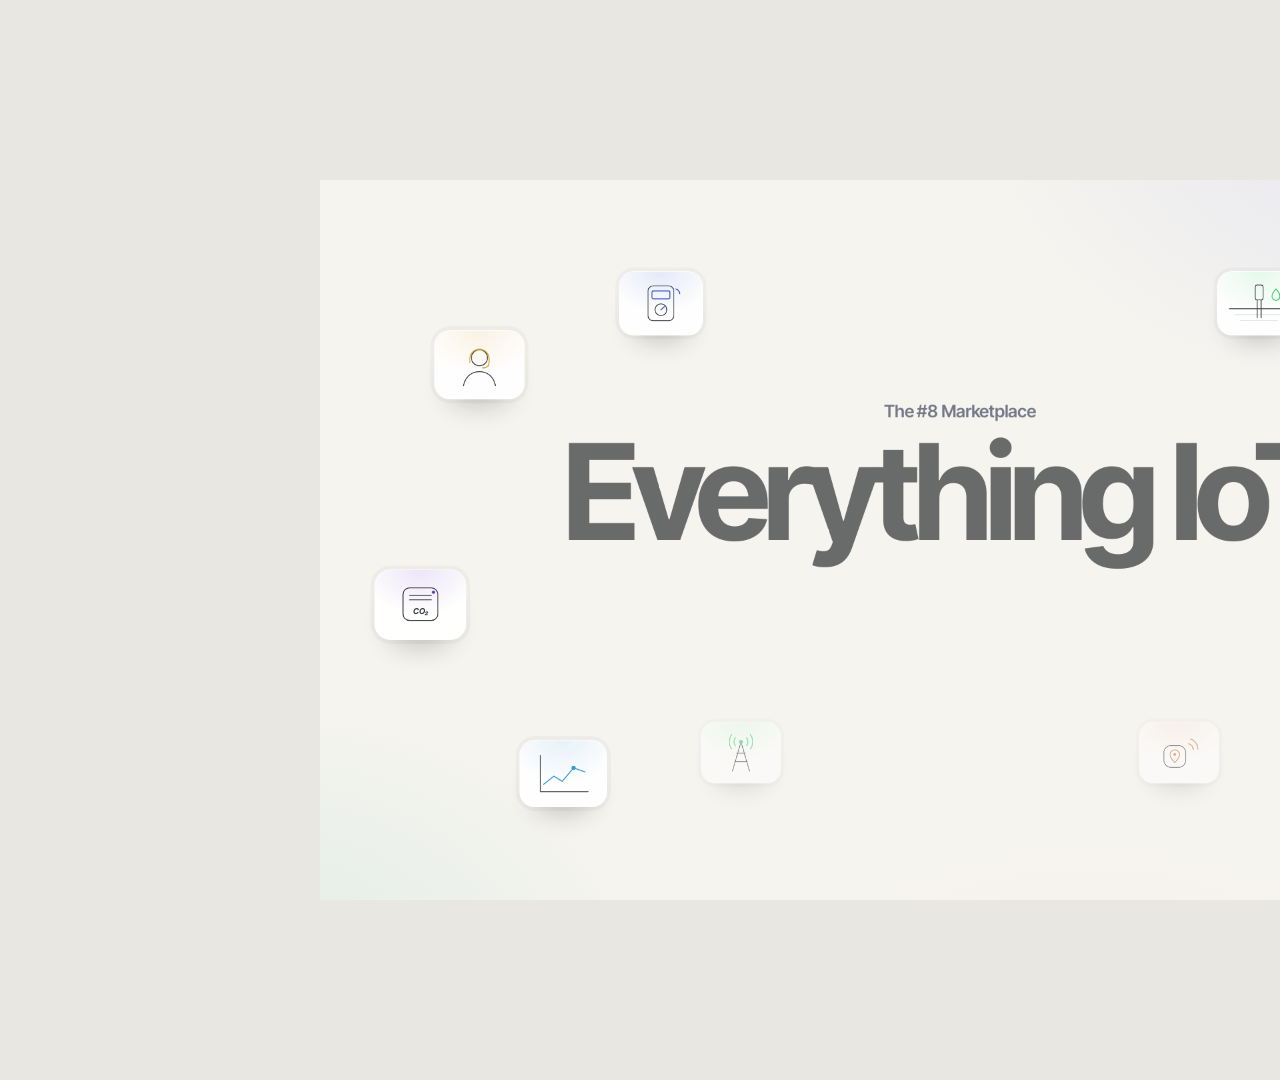
<file: film/market-film.html>
<!doctype html>
<html lang="en">
<head>
<meta charset="utf-8">
<meta name="viewport" content="width=device-width, initial-scale=1">
<title>#8 Marketplace film</title>
<link rel="preconnect" href="https://fonts.googleapis.com">
<link rel="preconnect" href="https://fonts.gstatic.com" crossorigin>
<link href="https://fonts.googleapis.com/css2?family=Inter+Tight:wght@400;500;600;700&family=Instrument+Serif:ital@0;1&display=swap" rel="stylesheet">
<style>
/* Source for the #8 Marketplace loop (light edition). Every frame is a pure function of time:
   seek(t) renders the frame at t seconds, so film/render-market.js can export it frame by frame. */
:root {
  --bg: #F6F4EF; --ink: #0B0C10; --mu: #6B7080; --line: rgba(11,12,16,.08);
  --sig: #4F6BFF; --ion: #13A88B; --emb: #EE7433;
  --font: 'Inter Tight', system-ui, sans-serif; --serif: 'Instrument Serif', Georgia, serif;
}
* { box-sizing: border-box; margin: 0; padding: 0; }
html, body { width: 100%; height: 100%; background: #E9E7E1; overflow: hidden; }
body { font-family: var(--font); color: var(--ink); -webkit-font-smoothing: antialiased; display: grid; place-items: center; }
#stage { position: relative; width: 1920px; height: 1080px; flex: none; overflow: hidden;
  background: radial-gradient(1200px 760px at 88% -10%, rgba(79,107,255,.10), transparent 60%), radial-gradient(1000px 700px at -5% 110%, rgba(19,168,139,.09), transparent 60%), radial-gradient(800px 500px at 60% 120%, rgba(238,116,51,.06), transparent 60%), var(--bg); }
.abs { position: absolute; will-change: transform, opacity; }
.serif { font-family: var(--serif); font-style: italic; font-weight: 400; letter-spacing: -0.02em; }
.grad { background: linear-gradient(100deg, #4F6BFF, #13A88B 55%, #EE7433); -webkit-background-clip: text; background-clip: text; color: transparent; }

/* Line art from the Marketplace data, inked for a light stage */
.art { display: block; overflow: visible; }
.art .l { fill: none; stroke: #1C1F2B; stroke-width: 1.6; stroke-linecap: round; stroke-linejoin: round; }
.art .a, .art .w { fill: none; stroke: hsl(var(--hue, 228) 72% 46%); stroke-width: 2; stroke-linecap: round; stroke-linejoin: round; }
.art .f { fill: hsl(var(--hue, 228) 72% 46%); }
.art .g { fill: none; stroke: rgba(11,12,16,.16); stroke-width: 1; }
.art .t { fill: #1C1F2B; font-family: var(--font); font-weight: 700; font-size: 15px; text-anchor: middle; }
.art .dashed { stroke-dasharray: 4 6; }

/* Orbit tiles */
.tile { left: 0; top: 0; width: 150px; height: 118px; padding: 6px; border-radius: 30px; background: rgba(11,12,16,.035); }
.tile i { display: grid; place-items: center; width: 100%; height: 100%; border-radius: 24px; padding: 16px 20px;
  background: radial-gradient(90% 90% at 50% 0%, hsl(var(--hue) 70% 60% / .16), transparent 70%), #fff;
  box-shadow: 0 1px 0 rgba(255,255,255,.9) inset, 0 30px 50px -30px rgba(11,12,16,.35); }
.tile .art { width: 100%; height: 100%; }

.hero { left: 0; right: 0; top: 330px; text-align: center; }
.hero h1 { font-size: 200px; line-height: .9; letter-spacing: -0.06em; font-weight: 700; }
.hero h1 .serif { font-size: 210px; letter-spacing: -0.03em; }
.kick { font-size: 26px; font-weight: 600; color: var(--mu); letter-spacing: -0.01em; }

/* Aisle beats */
.word { left: 150px; top: 330px; width: 820px; }
.word .k { display: block; font-size: 26px; font-weight: 600; color: var(--mu); margin-bottom: 18px; }
.word h2 { font-size: 150px; line-height: .92; letter-spacing: -0.055em; font-weight: 700; }
.word h2 .serif { font-size: 160px; }
.word p { margin-top: 34px; font-size: 28px; line-height: 1.4; color: var(--mu); max-width: 640px; }

.card { left: 0; top: 0; width: 400px; padding: 8px; border-radius: 40px; background: rgba(11,12,16,.04); }
.card > div { border-radius: 33px; overflow: hidden; background: #fff; box-shadow: 0 1px 0 rgba(255,255,255,.9) inset, 0 60px 90px -50px rgba(11,12,16,.45); }
.card .ph { height: 280px; display: grid; place-items: center; padding: 44px 60px; background: radial-gradient(80% 90% at 50% 0%, hsl(var(--hue) 70% 60% / .2), transparent 72%), #FBFAF7; border-bottom: 1px solid var(--line); }
.card .ph .art { width: 100%; height: 100%; }
.card .bd { padding: 24px 28px 28px; display: grid; gap: 6px; }
.card small { font-size: 16px; color: var(--mu); display: flex; justify-content: space-between; }
.card small em { font-style: normal; color: var(--ion); font-weight: 600; }
.card b { font-size: 27px; line-height: 1.15; letter-spacing: -0.03em; font-weight: 650; min-height: 62px; }
.card .pr { display: flex; justify-content: space-between; align-items: baseline; margin-top: 14px; padding-top: 16px; border-top: 1px solid var(--line); font-size: 24px; font-weight: 650; letter-spacing: -0.02em; }
.card .pr span { font-size: 15px; font-weight: 500; color: var(--mu); letter-spacing: 0; }

/* Cart */
.cartw { left: 1030px; top: 150px; width: 740px; padding: 10px; border-radius: 44px; background: rgba(11,12,16,.04); }
.cartw > div { border-radius: 36px; background: #fff; box-shadow: 0 1px 0 rgba(255,255,255,.9) inset, 0 70px 110px -60px rgba(11,12,16,.5); padding: 34px 38px 34px; }
.cart-h { display: flex; justify-content: space-between; align-items: center; padding-bottom: 20px; border-bottom: 1px solid var(--line); }
.cart-h b { font-size: 30px; letter-spacing: -0.03em; }
.cart-h span { font-size: 17px; font-weight: 600; color: var(--mu); padding: 8px 16px; border-radius: 999px; background: rgba(11,12,16,.05); }
.row { display: grid; grid-template-columns: 76px 1fr auto; gap: 18px; align-items: center; padding: 14px 0; border-bottom: 1px solid var(--line); }
.row i { display: grid; place-items: center; height: 60px; border-radius: 16px; padding: 8px 12px; background: radial-gradient(90% 90% at 50% 0%, hsl(var(--hue) 70% 60% / .2), transparent 75%), #FBFAF7; }
.row i .art { width: 100%; height: 100%; }
.row b { display: block; font-size: 20px; letter-spacing: -0.02em; font-weight: 600; }
.row small { font-size: 15px; color: var(--mu); }
.row em { font-style: normal; font-size: 19px; font-weight: 600; font-variant-numeric: tabular-nums; }
.tot { display: grid; grid-template-columns: 1fr 1fr; gap: 16px; padding: 22px 0 22px; }
.tot div { padding: 16px 20px; border-radius: 20px; background: #FBFAF7; box-shadow: inset 0 0 0 1px var(--line); }
.tot span { font-size: 15px; color: var(--mu); }
.tot b { display: block; font-size: 34px; letter-spacing: -0.035em; font-variant-numeric: tabular-nums; }
.go { position: relative; height: 74px; border-radius: 999px; background: var(--ink); color: #fff; display: grid; place-items: center; font-size: 22px; font-weight: 600; overflow: hidden; }
.go s { position: absolute; left: 0; top: 0; bottom: 0; width: 100%; background: var(--ion); transform-origin: left; text-decoration: none; }
.go span { position: relative; }

/* Sell */
.sellh { left: 0; right: 0; top: 120px; text-align: center; }
.sellh span { display: block; font-size: 26px; font-weight: 600; color: var(--mu); margin-bottom: 14px; }
.sellh h2 { font-size: 112px; line-height: .95; letter-spacing: -0.055em; font-weight: 700; }
.sellh h2 .serif { font-size: 120px; }
.who { top: 470px; width: 370px; height: 450px; padding: 8px; border-radius: 40px; background: rgba(11,12,16,.04); }
.who > div { position: relative; height: 100%; border-radius: 33px; background: #fff; box-shadow: 0 60px 90px -55px rgba(11,12,16,.45); padding: 30px; display: flex; flex-direction: column; }
.who .ph { height: 150px; border-radius: 24px; display: grid; place-items: center; padding: 20px 60px; background: radial-gradient(80% 90% at 50% 0%, hsl(var(--hue) 70% 60% / .2), transparent 72%), #FBFAF7; }
.who .ph .art { width: 100%; height: 100%; }
.who b { font-size: 32px; letter-spacing: -0.035em; margin-top: 26px; }
.who p { font-size: 19px; color: var(--mu); line-height: 1.4; margin-top: 8px; }
.ping { position: absolute; left: 22px; right: 22px; bottom: 22px; display: flex; align-items: center; gap: 12px; padding: 14px 16px; border-radius: 18px; background: var(--ink); color: #fff; font-size: 16px; font-weight: 600; }
.ping i { width: 10px; height: 10px; border-radius: 50%; background: #5EE6C8; box-shadow: 0 0 12px #5EE6C8; flex: none; }

.outro { left: 0; right: 0; top: 300px; display: grid; justify-items: center; gap: 30px; text-align: center; }
.outro svg { width: 120px; height: 103px; fill: var(--ink); color: var(--ink); }
.outro h2 { font-size: 132px; line-height: .95; letter-spacing: -0.055em; font-weight: 700; }
.outro p { font-size: 74px; line-height: 1; }
</style>
</head>
<body>
<svg width="0" height="0" style="position:absolute" aria-hidden="true">
  <symbol id="logo" viewBox="0 0 96 82">
    <polygon points="31,18 41,18 25,80 15,80"/><polygon points="53,18 63,18 47,80 37,80"/>
    <polygon points="10,32 72,32 69.5,42 7.5,42"/><polygon points="4,56 66,56 63.5,66 1.5,66"/>
    <g fill="none" stroke="currentColor" stroke-width="2.2"><ellipse cx="84" cy="7.6" rx="5.6" ry="5.2"/><ellipse cx="84" cy="19.6" rx="6.8" ry="6.6"/></g>
  </symbol>
</svg>
<div id="stage"></div>
<script src="../assets/js/market-data.js"></script>
<script>
(function () {
  var DURATION = 30;
  var stage = document.getElementById('stage');
  var M = {}; (window.HASH8_MARKET || []).forEach(function (m) { M[m.id] = m; });
  var ART = window.HASH8_ART;
  var $ = function (id) { return document.getElementById(id); };

  function clamp(x) { return x < 0 ? 0 : x > 1 ? 1 : x; }
  function seg(t, a, b) { return clamp((t - a) / (b - a)); }
  function eo(x) { return 1 - Math.pow(1 - x, 4); }                  // strong ease-out
  function eio(x) { return x < .5 ? 8 * x * x * x * x : 1 - Math.pow(-2 * x + 2, 4) / 2; }
  function inout(t, a, b, d) { return Math.min(eo(seg(t, a, a + d)), 1 - eio(seg(t, b - d * .7, b))); }
  function put(el, o, x, y, s, r) {
    el.style.opacity = o; el.style.visibility = o > 0.002 ? 'visible' : 'hidden';
    el.style.transform = 'translate(' + x + 'px,' + y + 'px) scale(' + (s == null ? 1 : s) + ') rotate(' + (r || 0) + 'deg)';
  }
  function fmt(n) { return '₹' + Math.round(n).toLocaleString('en-IN'); }

  /* ---------------- Build ---------------- */
  var ORBIT = ['coldsense', 'coldpack', 'orbit', 'plan100', 'eg200', 'erp', 'meterix', 'install', 'airiq', 'pdm', 'loragw', 'esim', 'caretag', 'msg', 'terraprobe', 'noc'];
  var html = ORBIT.map(function (id, i) { return '<div class="abs tile" id="o' + i + '" style="--hue:' + M[id].hue + '"><i>' + ART(M[id].kind) + '</i></div>'; }).join('');
  html += '<div class="abs hero" id="hero"><p class="kick" id="heroK">The #8 Marketplace</p><h1><span id="h1a">Everything IoT.</span><br><span class="serif" id="h1b">One marketplace.</span></h1></div>';

  var BEATS = [
    ['Devices', 'Every sensor.', 'Certified hardware from device makers, pre-provisioned for your tenant.', ['coldsense', 'eg200', 'orbit']],
    ['Apps & templates', 'Every app.', 'Ready-made applications and templates, built on the #8 AEP.', ['coldpack', 'pdm', 'driverscore']],
    ['Connectivity', 'Every network.', 'Data plans from carriers, managed in SIM Management.', ['plan100', 'esim', 'nbiot']],
    ['Services', 'Every expert.', 'Installers, architects and 24×7 operations teams on demand.', ['install', 'noc', 'workshop']]
  ];
  var B0 = 4.4, BL = 2.6;
  BEATS.forEach(function (b, j) {
    var w = b[1].split(' ');
    html += '<div class="abs word" id="w' + j + '"><span class="k">' + b[0] + '</span><h2>' + w[0] + '<br><span class="serif">' + w[1] + '</span></h2><p>' + b[2] + '</p></div>';
    b[3].forEach(function (id, k) {
      var m = M[id];
      html += '<div class="abs card" id="c' + j + '_' + k + '" style="--hue:' + m.hue + '"><div><div class="ph">' + ART(m.kind) + '</div><div class="bd">' +
        '<small>' + m.vendor + (m.certified ? '<em>✓ #8 Certified</em>' : '') + '</small><b>' + m.name + '</b>' +
        '<div class="pr">' + m.priceLabel + '<span>' + m.unit + '</span></div></div></div></div>';
    });
  });

  var CART = [['coldsense', 20], ['plan100', 20], ['coldpack', 1], ['install', 20], ['eg200', 1], ['msg', 2000]];
  html += '<div class="abs word" id="cw"><span class="k">One cart</span><h2>Every seller.<br><span class="serif">One order.</span></h2><p>Devices, plans, apps and installers from six sellers. One invoice, one delivery date, live in your app.</p></div>';
  html += '<div class="abs cartw" id="cart"><div><div class="cart-h"><b>Your cart</b><span id="cartN">0 items · 0 sellers</span></div>' +
    CART.map(function (c, i) {
      var m = M[c[0]];
      return '<div class="row" id="r' + i + '" style="--hue:' + m.hue + '"><i>' + ART(m.kind) + '</i><div><b>' + m.name + '</b><small>' + m.vendor + ' · ×' + c[1].toLocaleString('en-IN') + '</small></div><em>' + m.priceLabel + '</em></div>';
    }).join('') +
    '<div class="tot"><div><span>Due today</span><b id="tOne">₹0</b></div><div><span>Every month</span><b id="tMon">₹0</b></div></div>' +
    '<div class="go" id="go"><s id="goBar"></s><span id="goTxt">Place order</span></div></div></div>';

  var WHO = [['probe', 168, 'Device OEMs', 'Sell certified hardware into every matching blueprint.', 'New order · 120 probes'],
             ['app', 228, 'Developers', 'Publish apps and templates. Get paid every month.', '18 new subscriptions'],
             ['service', 45, 'Service partners', 'Install, design and operate for customers nearby.', 'Install job · Pune · 40 sites'],
             ['sim', 22, 'Carriers', 'Sell IoT data plans managed in SIM Management.', '2,400 SIMs activated']];
  html += '<div class="abs sellh" id="sh"><span>Sell on #8</span><h2>Reach every team<br><span class="serif">building IoT.</span></h2></div>';
  WHO.forEach(function (w, i) {
    html += '<div class="abs who" id="v' + i + '" style="--hue:' + w[1] + ';left:' + (150 + i * 410) + 'px"><div><div class="ph">' + ART(w[0]) + '</div><b>' + w[2] + '</b><p>' + w[3] + '</p>' +
      '<div class="ping" id="vp' + i + '"><i></i>' + w[4] + '</div></div></div>';
  });

  html += '<div class="abs outro" id="out"><svg aria-hidden="true"><use href="#logo"/></svg><h2>The #8 Marketplace.</h2><p class="serif"><span class="grad">Everything IoT, in one place.</span></p></div>';
  stage.innerHTML = html;

  /* ---------------- Render ---------------- */
  function render(t) {
    // Opening: products travel the figure-8 while the line lands
    var oIn = eo(seg(t, 0, 1.2)), oOut = 1 - eio(seg(t, 3.8, 4.6));
    ORBIT.forEach(function (id, i) {
      var s = i / ORBIT.length * Math.PI * 2 + t * .16, d = 1 + Math.sin(s) * Math.sin(s);
      var x = 960 + 820 * Math.cos(s) / d, y = 540 + 820 * Math.sin(s) * Math.cos(s) / d * 1.25;
      var depth = .78 + .22 * (0.5 + 0.5 * Math.cos(s * 2));
      var clear = clamp((Math.abs(x - 960) - 380) / 260) + clamp((Math.abs(y - 540) - 250) / 120);   // keep the headline clear
      put($('o' + i), oIn * oOut * (.5 + .5 * depth) * clamp(clear), x - 75, y - 59 + (1 - oIn) * 40, depth * (oOut * .2 + .8));
    });
    var ha = inout(t, 0.4, 4.4, .9), hb = inout(t, 1.3, 4.4, .9);
    put($('heroK'), inout(t, .2, 4.4, .8), 0, (1 - eo(seg(t, .2, 1))) * 16);
    put($('h1a'), ha, 0, (1 - eo(seg(t, .4, 1.3))) * 40);
    $('h1a').style.display = 'inline-block'; $('h1b').style.display = 'inline-block';
    put($('h1b'), hb, 0, (1 - eo(seg(t, 1.3, 2.2))) * 40);
    put($('hero'), 1, 0, 0);

    // Aisles: one word, three products cascading in depth
    BEATS.forEach(function (b, j) {
      var a = B0 + j * BL, z = a + BL + .2;
      var wk = inout(t, a, z, .7);
      put($('w' + j), wk, (1 - eo(seg(t, a, a + .8))) * -30 - eio(seg(t, z - .5, z)) * 30, 0);
      [[1010, 300, -5], [1250, 210, 0], [1490, 330, 5]].forEach(function (p, k) {
        var el = $('c' + j + '_' + k), st = a + .12 + k * .1;
        var kin = eo(seg(t, st, st + .9)), kout = eio(seg(t, z - .55 + k * .05, z + .05 + k * .05));
        var drift = (t - a) * -8;
        put(el, Math.min(kin, 1 - kout), p[0] + (1 - kin) * 120, p[1] + (1 - kin) * 160 + drift - kout * 120, .92 + .08 * kin, p[2] * kin);
        el.style.zIndex = k === 1 ? 3 : 2;
      });
    });

    // Cart: six sellers, one order, deployed
    var C0 = B0 + BEATS.length * BL + .1, C1 = C0 + 6.6;
    put($('cw'), inout(t, C0, C1, .7), (1 - eo(seg(t, C0, C0 + .8))) * -30, 0);
    var ck = inout(t, C0 + .2, C1, .8);
    put($('cart'), ck, (1 - eo(seg(t, C0 + .2, C0 + 1.1))) * 80, 0);
    var n = 0;
    CART.forEach(function (c, i) {
      var at = C0 + .7 + i * .38, k = eo(seg(t, at, at + .5));
      put($('r' + i), k, (1 - k) * 40, 0);
      if (t >= at) n++;
    });
    // Totals of CART: one-time = probes + installs + gateway, monthly = SIMs + app + messages
    var cnt = eo(seg(t, C0 + .8, C0 + 3.2));
    $('tOne').textContent = fmt(80500 * cnt);
    $('tMon').textContent = fmt(11479 * cnt);
    $('cartN').textContent = n + ' items · ' + Math.min(n, 6) + ' sellers';
    var press = C0 + 3.6, dep = seg(t, press + .3, press + 2);
    $('go').style.transform = 'scale(' + (t > press && t < press + .18 ? .97 : 1) + ')';
    $('goBar').style.transform = 'scaleX(' + eio(dep) + ')';
    $('goTxt').textContent = t < press ? 'Place order' : dep < 1 ? 'Deploying to your Cold chain app…' : '✓ Live · 20 devices reporting';

    // Sellers
    var S0 = C1 - .1, S1 = S0 + 5.4;
    put($('sh'), inout(t, S0, S1, .8), 0, (1 - eo(seg(t, S0, S0 + .9))) * 30);
    WHO.forEach(function (w, i) {
      var st = S0 + .35 + i * .12, k = inout(t, st, S1 - .05 * (3 - i), .9);
      put($('v' + i), k, 0, (1 - eo(seg(t, st, st + .9))) * 90 - eio(seg(t, S1 - .6, S1)) * 40);
      var pk = eo(seg(t, S0 + 1.8 + i * .45, S0 + 2.3 + i * .45));
      put($('vp' + i), pk, 0, (1 - pk) * 20, .96 + .04 * pk);
    });

    // Outro, then back to an empty stage for a seamless loop
    var E0 = S1 - .1;
    var ok = inout(t, E0, DURATION - .15, .9);
    put($('out'), ok, 0, (1 - eo(seg(t, E0, E0 + 1))) * 30, 1 + seg(t, E0, DURATION) * .02);
  }

  /* ---------------- Playback ---------------- */
  function fit() { var s = Math.min(innerWidth / 1920, innerHeight / 1080); stage.style.transform = 'scale(' + s + ')'; }
  window.seek = function (t) { render(Math.max(0, Math.min(DURATION, t))); };
  window.FILM_DURATION = DURATION;
  if (/capture/.test(location.search)) {
    document.fonts.ready.then(function () { render(0); window.FILM_READY = true; });
  } else {
    fit(); addEventListener('resize', fit);
    var t0 = null;
    document.fonts.ready.then(function () {
      requestAnimationFrame(function loop(now) { if (t0 === null) t0 = now; render(((now - t0) / 1000) % DURATION); requestAnimationFrame(loop); });
    });
  }
})();
</script>
</body>
</html>
</file>
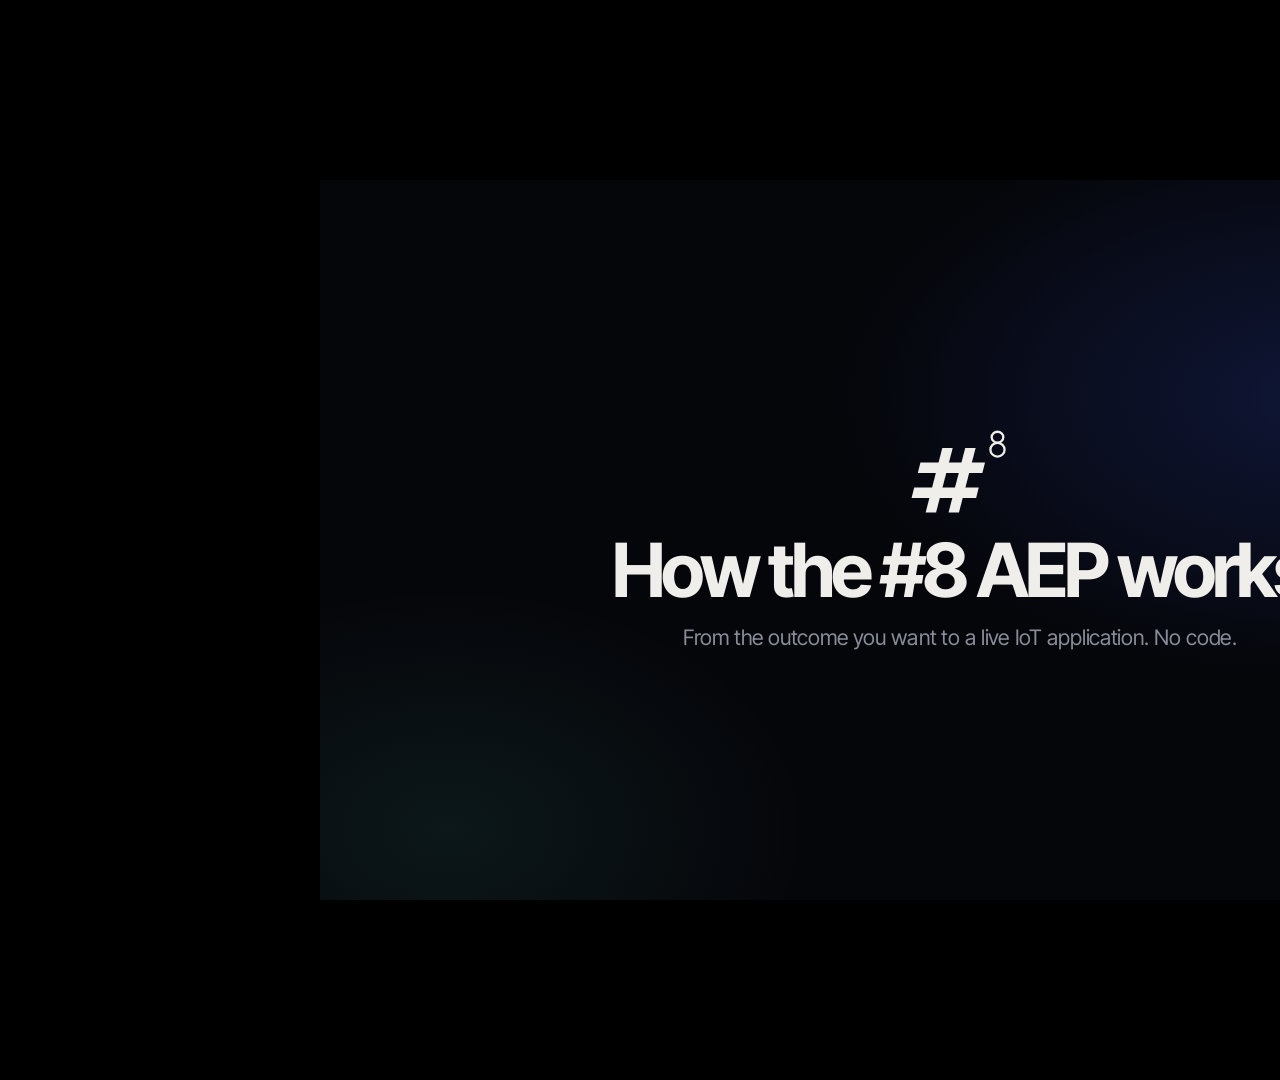
<file: film/archive/aep-film-v1.html>
<!doctype html>
<html lang="en">
<head>
<meta charset="utf-8">
<meta name="viewport" content="width=device-width, initial-scale=1">
<title>How the #8 AEP works</title>
<link rel="preconnect" href="https://fonts.googleapis.com">
<link rel="preconnect" href="https://fonts.gstatic.com" crossorigin>
<link href="https://fonts.googleapis.com/css2?family=Inter+Tight:wght@400;500;600;700;800&display=swap" rel="stylesheet">
<style>
/* Source for the "How the #8 AEP works" film. Every frame is a pure function of time:
   seek(t) renders the frame at t seconds, so the film can be exported frame by frame. */
:root {
  --ob: #05060A; --ob2: #0B0D14; --ob3: #141722; --po: #F4F2EE; --gr: #8A8F9C;
  --sig: #5B7CFF; --ion: #5EE6C8; --emb: #FF8A4C; --line: rgba(255,255,255,.08);
  --b: #5B7CFF;
  --font: 'Inter Tight', system-ui, sans-serif;
}
* { box-sizing: border-box; margin: 0; padding: 0; }
html, body { width: 100%; height: 100%; background: #000; overflow: hidden; }
body { font-family: var(--font); color: var(--po); -webkit-font-smoothing: antialiased; display: grid; place-items: center; }
#stage {
  position: relative; width: 1920px; height: 1080px; flex: none; overflow: hidden; transform-origin: center;
  background: radial-gradient(1200px 700px at 78% 30%, #0F1636 0%, transparent 60%), radial-gradient(900px 600px at 10% 90%, rgba(94,230,200,.08), transparent 60%), var(--ob);
}
.abs { position: absolute; }
svg { display: block; }

/* Intro & outro */
#intro, #outro { inset: 0; display: grid; place-items: center; align-content: center; text-align: center; gap: 28px; }
.logo { fill: var(--po); color: var(--po); }
#intro .logo { width: 150px; height: 128px; }
#intro h1 { font-size: 112px; line-height: .98; letter-spacing: -0.055em; font-weight: 700; }
#intro p, #outro p { font-size: 32px; color: var(--gr); letter-spacing: -0.01em; }
.grad { background: linear-gradient(100deg, #5B7CFF, #5EE6C8 50%, #FF8A4C); -webkit-background-clip: text; background-clip: text; color: transparent; }
#outro h2 { font-size: 124px; line-height: .98; letter-spacing: -0.055em; font-weight: 700; }
#outro .cta { display: inline-flex; align-items: center; gap: 14px; height: 84px; padding: 0 44px; border-radius: 999px; background: var(--sig); color: #fff; font-size: 30px; font-weight: 650; box-shadow: 0 24px 80px -16px rgba(91,124,255,.8); }
#outro .logo { width: 84px; height: 72px; margin-top: 18px; opacity: .9; }

/* Captions */
#cap { left: 160px; top: 64px; width: 1600px; display: flex; align-items: flex-end; justify-content: space-between; gap: 40px; }
#capStep { font-size: 22px; font-weight: 600; color: var(--ion); margin-bottom: 10px; display: block; }
#capTitle { white-space: nowrap; font-size: 64px; line-height: 1; letter-spacing: -0.045em; font-weight: 700; }
#capSub { font-size: 25px; color: var(--gr); max-width: 760px; text-align: right; line-height: 1.35; }

/* App window */
#win { left: 160px; top: 236px; width: 1600px; height: 790px; border-radius: 30px; overflow: hidden;
  background: linear-gradient(180deg, rgba(255,255,255,.045), rgba(255,255,255,.012)), #090B12;
  box-shadow: 0 0 0 1px rgba(255,255,255,.1), 0 80px 160px -60px rgba(0,0,0,.95), 0 0 120px -40px rgba(91,124,255,.35); }
.bar { height: 58px; display: flex; align-items: center; gap: 9px; padding: 0 24px; border-bottom: 1px solid var(--line); font-size: 17px; }
.bar > i { width: 13px; height: 13px; border-radius: 50%; background: rgba(255,255,255,.14); }
.bar em { font-style: normal; color: var(--gr); margin-left: 14px; }
.bar b { margin-left: auto; font-size: 15px; font-weight: 600; padding: 7px 14px; border-radius: 999px; background: rgba(255,255,255,.06); color: var(--gr); }
.body { display: grid; grid-template-columns: 290px 1fr 420px; height: 732px; }
.rail { border-right: 1px solid var(--line); padding: 26px 18px; display: grid; align-content: start; gap: 6px; }
.rail li { list-style: none; display: grid; grid-template-columns: 40px 1fr; gap: 14px; align-items: center; padding: 14px 12px; border-radius: 16px; color: var(--gr); }
.rail li span { width: 38px; height: 38px; border-radius: 50%; display: grid; place-items: center; font-size: 15px; font-weight: 600; box-shadow: inset 0 0 0 1.5px rgba(255,255,255,.18); }
.rail li b { font-size: 20px; font-weight: 600; }
.rail li.on { background: rgba(91,124,255,.13); color: var(--po); }
.rail li.on span { background: var(--sig); color: #fff; box-shadow: 0 0 0 5px rgba(91,124,255,.2); }
.rail li.done { color: var(--po); }
.rail li.done span { background: var(--ion); color: var(--ob); box-shadow: none; }
.main { position: relative; }
.panel { position: absolute; inset: 0; padding: 34px 38px; display: grid; align-content: start; gap: 18px; }
.ph { font-size: 34px; letter-spacing: -0.035em; font-weight: 650; }
.note { font-size: 19px; padding: 16px 20px; border-radius: 16px; background: rgba(91,124,255,.09); color: rgba(244,242,238,.85); }
.note b { color: var(--po); }
.btn { display: inline-flex; align-items: center; justify-content: center; height: 54px; padding: 0 28px; border-radius: 999px; background: var(--sig); color: #fff; font-size: 19px; font-weight: 600; justify-self: start; }
.btn.light { background: var(--po); color: #0B0C10; }

/* Panel 0: business profile */
.inds { display: flex; flex-wrap: wrap; gap: 10px; }
.inds i { font-style: normal; padding: 12px 20px; border-radius: 999px; font-size: 18px; color: var(--gr); box-shadow: inset 0 0 0 1.5px rgba(255,255,255,.14); }
.inds i.on { background: var(--sig); color: #fff; box-shadow: 0 10px 30px -10px var(--sig); font-weight: 600; }
.kpis { display: grid; grid-template-columns: repeat(4, 1fr); gap: 14px; }
.kpi { display: grid; gap: 6px; padding: 22px; border-radius: 20px; background: rgba(255,255,255,.035); box-shadow: inset 0 0 0 1px var(--line); }
.kpi span { font-size: 16px; color: var(--gr); font-weight: 600; }
.kpi b { font-size: 54px; font-weight: 700; letter-spacing: -0.045em; line-height: 1; font-variant-numeric: tabular-nums; }
.kpi small { font-size: 15px; color: var(--gr); }
.kpi.hot { box-shadow: inset 0 0 0 1.5px rgba(91,124,255,.8), 0 20px 50px -30px var(--sig); background: rgba(91,124,255,.1); }
.empty { flex: 1; display: grid; place-items: center; align-content: center; gap: 12px; text-align: center; padding: 0 18px; color: var(--mu); }
.empty svg { width: 70px; height: 60px; fill: var(--fg); color: var(--fg); opacity: .25; }
.empty b { font-size: 19px; color: var(--fg); }
.empty small { font-size: 14px; line-height: 1.4; }

/* Panel 1: outcomes */
.ocg { display: grid; grid-template-columns: 1fr 1fr; gap: 14px; }
.oc { position: relative; display: grid; grid-template-columns: 52px 1fr; gap: 4px 16px; align-items: center; padding: 20px 56px 20px 20px; border-radius: 20px; background: rgba(255,255,255,.03); box-shadow: inset 0 0 0 1px var(--line); }
.oc .ic { grid-row: span 2; width: 52px; height: 52px; border-radius: 15px; display: grid; place-items: center; background: rgba(255,255,255,.05); }
.oc .ic svg { width: 26px; height: 26px; }
.oc b { font-size: 19px; font-weight: 600; line-height: 1.25; }
.oc small { font-size: 15px; color: var(--gr); }
.oc .tick { position: absolute; top: 16px; right: 16px; width: 26px; height: 26px; border-radius: 50%; box-shadow: inset 0 0 0 1.5px rgba(255,255,255,.2); display: grid; place-items: center; }
.oc .tick svg { width: 15px; height: 15px; opacity: 0; }
.oc.on { background: rgba(91,124,255,.13); box-shadow: inset 0 0 0 1.5px rgba(91,124,255,.75); }
.oc.on .ic { background: var(--sig); }
.oc.on .tick { background: var(--sig); box-shadow: none; }
.oc.on .tick svg { opacity: 1; }
.tray { display: flex; gap: 10px; flex-wrap: wrap; padding: 18px; border-radius: 20px; background: rgba(255,255,255,.025); box-shadow: inset 0 0 0 1px var(--line); align-items: center; }
.tray > span { font-size: 16px; color: var(--gr); margin-right: 6px; }
.chip { display: inline-flex; align-items: center; gap: 10px; padding: 9px 16px 9px 10px; border-radius: 999px; background: rgba(91,124,255,.15); box-shadow: inset 0 0 0 1px rgba(91,124,255,.45); font-size: 17px; font-weight: 500; }
.chip i { width: 26px; height: 26px; border-radius: 50%; background: var(--sig); display: grid; place-items: center; }
.chip i svg { width: 15px; height: 15px; }

/* Panel 2: blueprint */
.bp { display: grid; gap: 8px; }
.bp li { list-style: none; display: grid; grid-template-columns: 40px 1fr auto; gap: 16px; align-items: center; padding: 14px 20px; border-radius: 16px; background: rgba(255,255,255,.02); }
.bp li.on { background: rgba(255,255,255,.05); }
.bp .no { font-size: 15px; color: var(--gr); }
.bp b { font-size: 19px; font-weight: 600; color: var(--gr); }
.bp li.on b { color: var(--po); }
.bp em { font-style: normal; font-size: 13px; font-weight: 600; padding: 3px 10px; border-radius: 999px; background: rgba(94,230,200,.12); color: var(--ion); margin-left: 10px; }
.sw { width: 56px; height: 32px; border-radius: 999px; background: rgba(255,255,255,.14); position: relative; }
.sw i { position: absolute; top: 4px; left: 4px; width: 24px; height: 24px; border-radius: 50%; background: #fff; box-shadow: 0 2px 6px rgba(0,0,0,.4); }

/* Panel 3: devices */
.dv { display: grid; grid-template-columns: 128px 1fr auto; gap: 20px; align-items: center; padding: 16px; border-radius: 20px; background: rgba(255,255,255,.03); box-shadow: inset 0 0 0 1px var(--line); }
.dv .art { height: 92px; border-radius: 14px; display: grid; place-items: center; position: relative; }
.dv .art svg { width: 84%; height: 84%; }
.dv b { font-size: 21px; font-weight: 600; display: block; }
.dv small { display: block; font-size: 15px; color: var(--gr); margin-top: 4px; }
.dv .why { color: var(--ion); font-size: 15px; font-weight: 600; margin-top: 6px; display: block; }
.dv .q { font-size: 26px; font-weight: 650; padding: 10px 22px; border-radius: 999px; background: rgba(255,255,255,.06); font-variant-numeric: tabular-nums; }
.best { position: absolute; left: 8px; bottom: 8px; font-size: 12px; font-weight: 700; padding: 3px 9px; border-radius: 999px; background: var(--ion); color: var(--ob); }
.ob { display: grid; grid-template-columns: repeat(5, 1fr); gap: 10px; }
.ob li { list-style: none; padding: 16px; border-radius: 16px; background: rgba(255,255,255,.03); display: grid; gap: 8px; }
.ob li i { width: 28px; height: 28px; border-radius: 50%; box-shadow: inset 0 0 0 2px rgba(255,255,255,.22); display: grid; place-items: center; }
.ob li i svg { width: 16px; height: 16px; opacity: 0; }
.ob li b { font-size: 17px; font-weight: 600; }
.ob li em { font-style: normal; font-size: 15px; color: var(--ion); font-variant-numeric: tabular-nums; min-height: 20px; }
.ob li.done i { background: var(--ion); box-shadow: none; }
.ob li.done i svg { opacity: 1; }
.ob li.act { background: rgba(91,124,255,.12); }
.ob li.act i { box-shadow: none; border: 3px solid var(--sig); border-right-color: transparent; }
.obh { display: flex; align-items: center; justify-content: space-between; }
.obh span { font-size: 18px; color: var(--gr); font-weight: 600; }

/* Panel 4: workflows */
.wf { display: grid; gap: 14px; padding: 18px 22px; border-radius: 20px; background: rgba(255,255,255,.04); box-shadow: inset 0 0 0 1px rgba(91,124,255,.35); }
.wf .top { display: flex; align-items: center; justify-content: space-between; }
.wf .tag { display: block; font-size: 14px; color: var(--ion); font-weight: 600; }
.wf .top b { font-size: 21px; font-weight: 600; }
.flow { display: flex; align-items: center; gap: 10px; flex-wrap: wrap; }
.node { font-size: 16px; padding: 9px 15px; border-radius: 12px; background: rgba(255,255,255,.06); }
.node.t { background: rgba(255,138,76,.15); color: #FFC3A3; box-shadow: inset 0 0 0 1px rgba(255,138,76,.35); }
.node.lit { background: var(--sig); color: #fff; box-shadow: 0 0 30px -4px var(--sig); }
.node.t.lit { background: var(--emb); color: #fff; box-shadow: 0 0 30px -4px var(--emb); }
.arr { width: 20px; height: 2px; background: rgba(255,255,255,.3); }

/* Panel 5: brand */
.fields { display: grid; grid-template-columns: 1fr 1fr; gap: 26px 28px; }
.f { display: grid; gap: 12px; }
.f > span { font-size: 16px; font-weight: 600; color: var(--gr); }
.inp { height: 58px; display: flex; align-items: center; padding: 0 20px; border-radius: 14px; border: 1.5px solid rgba(255,255,255,.16); background: rgba(255,255,255,.04); font-size: 21px; }
.inp.focus { border-color: var(--sig); }
.caret { display: inline-block; width: 2px; height: 26px; background: var(--po); margin-left: 2px; }
.sws { display: flex; gap: 12px; }
.sws i { width: 40px; height: 40px; border-radius: 50%; box-shadow: 0 0 0 3px #090B12, 0 0 0 4px transparent; }
.sws i.on { box-shadow: 0 0 0 3px #090B12, 0 0 0 5px currentColor; }
.seg { display: inline-flex; gap: 4px; padding: 5px; border-radius: 999px; background: rgba(255,255,255,.06); justify-self: start; }
.seg i { font-style: normal; padding: 11px 22px; border-radius: 999px; font-size: 17px; color: var(--gr); }
.seg i.on { background: var(--po); color: #0B0C10; font-weight: 600; }
.chips { display: flex; gap: 8px; }
.chips i { font-style: normal; padding: 10px 18px; border-radius: 999px; font-size: 17px; background: rgba(91,124,255,.16); box-shadow: inset 0 0 0 1px rgba(91,124,255,.6); }

/* Panel 6: go live */
.dns { display: grid; gap: 14px; padding: 20px; border-radius: 20px; background: rgba(255,255,255,.03); box-shadow: inset 0 0 0 1px var(--line); }
.dns code { font-family: ui-monospace, Menlo, Consolas, monospace; font-size: 18px; padding: 14px 16px; border-radius: 12px; background: #06070B; box-shadow: inset 0 0 0 1px var(--line); }
.dns code b { color: var(--ion); margin-right: 12px; }
.ok { display: flex; align-items: center; gap: 10px; color: var(--ion); font-weight: 600; font-size: 19px; }
.ok svg { width: 22px; height: 22px; }
.spin { width: 20px; height: 20px; border-radius: 50%; border: 3px solid var(--sig); border-right-color: transparent; }
.log { display: grid; gap: 12px; padding: 22px; border-radius: 20px; background: #06070B; box-shadow: inset 0 0 0 1px var(--line); font-size: 19px; }
.log li { list-style: none; display: flex; align-items: center; gap: 14px; }
.log li i { width: 18px; height: 18px; border-radius: 50%; background: var(--ion); }
.log li.live { color: var(--ion); font-weight: 700; }

/* Preview phone */
.pvcol { border-left: 1px solid var(--line); display: grid; justify-items: center; align-content: center; gap: 22px; position: relative;
  background: radial-gradient(420px 520px at 50% 55%, color-mix(in srgb, var(--b) 24%, transparent), transparent 70%); }
.phone { --bg: #07080D; --fg: #F4F2EE; --card: #131620; --mu: #8A8F9C;
  width: 316px; height: 640px; border-radius: 50px; padding: 20px 16px 14px; background: var(--bg); color: var(--fg);
  box-shadow: 0 0 0 1px rgba(255,255,255,.16), inset 0 0 0 7px #000, inset 0 0 0 8px rgba(255,255,255,.08), 0 50px 90px -30px rgba(0,0,0,.95);
  display: flex; flex-direction: column; gap: 11px; }
.phone.light { --bg: #F6F5F1; --fg: #0B0C10; --card: #fff; --mu: #6B7080; }
.st { display: flex; justify-content: space-between; font-size: 14px; font-weight: 600; padding: 0 10px; }
.badge { font-size: 12px; padding: 3px 9px; border-radius: 999px; background: color-mix(in srgb, var(--fg) 10%, transparent); }
.badge.live { background: var(--ion); color: #05060A; }
.hd { display: flex; align-items: center; gap: 11px; padding: 2px 6px; }
.lg { width: 38px; height: 38px; border-radius: 12px; background: var(--b); color: #fff; display: grid; place-items: center; font-weight: 800; font-size: 18px; }
.hd b { font-size: 19px; letter-spacing: -0.02em; display: block; }
.hd small { font-size: 12px; color: var(--mu); }
.card { padding: 14px 15px; border-radius: 20px; background: var(--card); display: grid; gap: 5px; }
.card small { font-size: 12px; color: var(--mu); }
.read b { font-size: 40px; font-weight: 650; letter-spacing: -0.04em; line-height: 1; font-variant-numeric: tabular-nums; }
.read b span { font-size: 17px; color: var(--mu); margin-left: 3px; font-weight: 500; }
.read em { font-style: normal; font-size: 13px; font-weight: 600; color: var(--b); }
.read.alert { box-shadow: inset 0 0 0 2px var(--emb); }
.read.alert b, .read.alert em { color: var(--emb); }
.row { display: flex; justify-content: space-between; font-size: 14px; padding: 12px 15px; border-radius: 16px; background: var(--card); }
.row b { color: var(--b); }
.bar2 { height: 6px; border-radius: 6px; background: color-mix(in srgb, var(--fg) 10%, transparent); overflow: hidden; }
.bar2 i { display: block; height: 100%; background: var(--b); border-radius: inherit; }
.devs b { font-size: 17px; }
.bars { display: flex; align-items: end; gap: 7px; height: 66px; padding: 4px 6px 0; }
.bars span { flex: 1; border-radius: 5px; background: linear-gradient(var(--b), color-mix(in srgb, var(--b) 20%, transparent)); }
.tabs { margin-top: auto; display: flex; justify-content: space-around; padding-top: 10px; border-top: 1px solid color-mix(in srgb, var(--fg) 8%, transparent); }
.tabs span { display: grid; justify-items: center; gap: 4px; font-size: 11.5px; color: var(--mu); }
.tabs i { width: 20px; height: 20px; border-radius: 7px; background: color-mix(in srgb, var(--fg) 14%, transparent); }
.tabs .on { color: var(--b); font-weight: 600; }
.tabs .on i { background: var(--b); }
.url { display: inline-flex; align-items: center; gap: 10px; font-size: 16px; padding: 8px 16px; border-radius: 999px; background: rgba(255,255,255,.06); }
.url i { width: 9px; height: 9px; border-radius: 50%; background: var(--ion); box-shadow: 0 0 12px var(--ion); }
.ring { position: absolute; left: 50%; top: 50%; width: 360px; height: 680px; margin: -360px 0 0 -180px; border-radius: 60px; border: 2px solid var(--b); pointer-events: none; }

/* Cursor */
#cursor { width: 34px; height: 34px; left: 0; top: 0; z-index: 10; filter: drop-shadow(0 6px 10px rgba(0,0,0,.6)); }
#click { width: 70px; height: 70px; margin: -35px 0 0 -35px; border-radius: 50%; border: 3px solid rgba(255,255,255,.85); z-index: 9; }
</style>
</head>
<body>
<svg width="0" height="0" style="position:absolute" aria-hidden="true">
  <symbol id="logo" viewBox="0 0 96 82">
    <polygon points="31,18 41,18 25,80 15,80"/><polygon points="53,18 63,18 47,80 37,80"/>
    <polygon points="10,32 72,32 69.5,42 7.5,42"/><polygon points="4,56 66,56 63.5,66 1.5,66"/>
    <g fill="none" stroke="currentColor" stroke-width="2.2"><ellipse cx="84" cy="7.6" rx="5.6" ry="5.2"/><ellipse cx="84" cy="19.6" rx="6.8" ry="6.6"/></g>
  </symbol>
  <symbol id="ck" viewBox="0 0 24 24"><path d="M5 12.5l4.5 4.5L19 7.5" fill="none" stroke="currentColor" stroke-width="2.6" stroke-linecap="round" stroke-linejoin="round"/></symbol>
</svg>

<div id="stage">
  <div id="intro" class="abs">
    <svg class="logo"><use href="#logo"/></svg>
    <h1>How the #8 AEP works</h1>
    <p>From the outcome you want to a live IoT application. No code.</p>
  </div>

  <div id="cap" class="abs">
    <div><span id="capStep"></span><h2 id="capTitle"></h2></div>
    <p id="capSub"></p>
  </div>

  <div id="win" class="abs">
    <div class="bar"><i></i><i></i><i></i><em>#8 AEP · Outcome Studio</em><b id="status">Draft</b></div>
    <div class="body">
      <ol class="rail" id="rail"></ol>
      <div class="main" id="main"></div>
      <div class="pvcol" id="pvcol">
        <span class="ring" id="ring"></span>
        <div class="phone" id="phone"></div>
        <span class="url" id="url"></span>
      </div>
    </div>
  </div>

  <div id="outro" class="abs">
    <h2>Your outcome.<br><span class="grad">Live this week.</span></h2>
    <p>Build it yourself in the #8 AEP. No code, free sandbox.</p>
    <div><span class="cta">Start free in the #8 AEP</span></div>
    <svg class="logo"><use href="#logo"/></svg>
  </div>

  <div id="click" class="abs"></div>
  <svg id="cursor" class="abs" viewBox="0 0 24 24"><path d="M4 2.5l15 9.2-6.6 1.5 3.6 7.1-2.9 1.4-3.5-7.2-5 4.3z" fill="#fff" stroke="#05060A" stroke-width="1.3" stroke-linejoin="round"/></svg>
</div>

<script>
(function () {
  'use strict';
  var DURATION = 81;
  var OFF = 9; // the business chapter runs before the outcome flow
  var $ = function (s) { return document.querySelector(s); };
  var $$ = function (s) { return Array.prototype.slice.call(document.querySelectorAll(s)); };

  /* ---------- timing helpers ---------- */
  function clamp(x) { return Math.max(0, Math.min(1, x)); }
  function seg(t, a, b) { return clamp((t - a) / (b - a)); }
  function eo(x) { return 1 - Math.pow(1 - x, 3); }              // ease-out
  function eio(x) { return x < .5 ? 4 * x * x * x : 1 - Math.pow(-2 * x + 2, 3) / 2; } // ease-in-out
  function vis(el, t, a, b, fadeIn, fadeOut, rise) {
    fadeIn = fadeIn || .5; fadeOut = fadeOut || .4; rise = rise == null ? 24 : rise;
    var o = Math.min(eo(seg(t, a, a + fadeIn)), 1 - seg(t, b - fadeOut, b));
    el.style.opacity = o;
    el.style.transform = 'translateY(' + ((1 - eo(seg(t, a, a + fadeIn))) * rise) + 'px)';
    el.style.visibility = o > .001 ? 'visible' : 'hidden';
    return o;
  }
  function fmt(n) { return Math.round(n).toLocaleString('en-IN'); }
  function typed(text, t, a, cps) { return text.slice(0, Math.max(0, Math.floor((t - a) * (cps || 12)))); }

  /* ---------- scenes ---------- */
  var SCENES = [
    { a: 6, b: 15.2, step: 'Step 1 of 7', title: 'Tell us about your business', sub: 'Industry, sites, assets and people. The AEP sizes everything to fit.' },
    { a: 15, b: 25.2, step: 'Step 2 of 7', title: 'Choose your outcomes', sub: 'Pick one or several goals, or describe your own in plain words.' },
    { a: 25.2, b: 34.2, step: 'Step 3 of 7', title: 'Only the apps you need', sub: 'The AEP switches on just the applications your outcomes require.' },
    { a: 34.2, b: 46.2, step: 'Step 4 of 7', title: 'Connect your devices', sub: 'Certified devices are recommended for you. Onboarding registers, secures and connects every one.' },
    { a: 46.2, b: 57.2, step: 'Step 5 of 7', title: 'Operations on autopilot', sub: 'Ready-made workflows turn every breach into a ticket, a dispatch and a message.' },
    { a: 57.2, b: 65.2, step: 'Step 6 of 7', title: 'Make it yours', sub: 'Your app name, colours, theme and platforms.' },
    { a: 65.2, b: 75.4, step: 'Step 7 of 7', title: 'Launch on your own domain', sub: 'Connect your domain and launch. Teams and customers are live the same day.' }
  ];
  function sceneAt(t) { for (var i = 0; i < SCENES.length; i++) if (t < SCENES[i].b) return i; return SCENES.length - 1; }

  var ICON = {
    cold: '<path d="M12 2v20M3.3 7l17.4 10M3.3 17L20.7 7"/>',
    meter: '<rect x="5" y="3" width="14" height="18" rx="3"/><rect x="8" y="6" width="8" height="4" rx="1"/><circle cx="12" cy="15" r="2.5"/>',
    fleet: '<path d="M2 7h11v9H2zM13 10h4l3 3v3h-7z"/><circle cx="6" cy="17.5" r="1.8"/><circle cx="16.5" cy="17.5" r="1.8"/>',
    health: '<path d="M2 12h4l2-5 4 10 2-5h8"/>',
    factory: '<circle cx="12" cy="12" r="3.2"/><path d="M12 2v3M12 19v3M2 12h3M19 12h3M5 5l2 2M17 17l2 2M5 19l2-2M17 7l2-2"/>',
    building: '<path d="M4 21V5h8v16M12 21V9h8v12M7 8h2M7 12h2M7 16h2M15 12h2M15 16h2"/>'
  };
  function icon(k) { return '<svg viewBox="0 0 24 24" fill="none" stroke="currentColor" stroke-width="1.8" stroke-linecap="round" stroke-linejoin="round">' + ICON[k] + '</svg>'; }
  var CK = '<svg><use href="#ck"/></svg>';

  var OUTCOMES = [
    ['cold', 'Zero spoiled stock across our cold chain', 'Cold chain'],
    ['meter', 'Read every meter remotely, cut field visits 90%', 'Utilities'],
    ['fleet', 'Know where every vehicle is, stop data overruns', 'Fleet & logistics'],
    ['health', 'Keep critical medical equipment ready', 'Healthcare'],
    ['factory', 'Fix machine faults before downtime', 'Manufacturing'],
    ['building', 'Run every building without manual checks', 'Smart buildings']
  ];
  var APPS = [['01', 'Device Management', 1], ['02', 'SIM Management', 1], ['03', 'Device Gateway', 1], ['04', 'Asset Management', 1],
              ['05', 'IoT CRM', 0], ['06', 'Notifications & Ticketing', 1], ['07', 'Device Installation App', 1], ['08', 'Customer Applications', 1]];
  var OB = ['Register', 'Secure', 'Connect', 'Install', 'First data'];
  var FLOWS = [
    ['Cold chain', 'Temperature breach', ['Above 4°C for 5 min', 'P1 ticket', 'Dispatch engineer', 'WhatsApp the site']],
    ['Fleet & logistics', 'Left the geofence', ['Exits depot zone', 'Alert security', 'Track live']],
    ['Fleet & logistics', 'SIM data spike', ['3× normal usage', 'Throttle the SIM', 'Notify manager']]
  ];
  var SWATCH = ['#5B7CFF', '#5EE6C8', '#FF8A4C', '#C77DFF', '#F2C14E'];
  var INDUSTRIES = ['Cold chain & logistics', 'Utilities', 'Manufacturing', 'Healthcare', 'Smart buildings', 'Agriculture', 'Smart cities', 'Other'];
  var KPIS = [['Sites', 12, 'Warehouses and depots'], ['Assets to monitor', 272, '120 cold rooms · 152 vehicles'], ['Field team', 40, 'Engineers and drivers'], ['Customers', 300, 'Accounts using your app']];
  var STEPS = ['Business', 'Outcomes', 'Blueprint', 'Devices', 'Automate', 'Brand', 'Go live'];

  /* ---------- static markup ---------- */
  $('#rail').innerHTML = STEPS.map(function (s, i) { return '<li><span>0' + (i + 1) + '</span><b>' + s + '</b></li>'; }).join('');
  $('#main').innerHTML =
    '<div class="panel" id="pb"><div class="ph">Tell us about your business</div>' +
      '<div class="f"><span>Industry</span><div class="inds">' + INDUSTRIES.map(function (x, i) { return '<i id="in' + i + '">' + x + '</i>'; }).join('') + '</div></div>' +
      '<div class="kpis">' + KPIS.map(function (k, i) { return '<div class="kpi" id="kp' + i + '"><span>' + k[0] + '</span><b id="kv' + i + '">0</b><small>' + k[2] + '</small></div>'; }).join('') + '</div>' +
      '<div class="note" id="bizNote"><b>Sized for you:</b> devices, data plans and licences are matched to 12 sites and 272 assets.</div></div>' +
    '<div class="panel" id="p0"><div class="ph">What should your things achieve?</div><div class="ocg">' +
      OUTCOMES.map(function (o, i) { return '<div class="oc" id="oc' + i + '"><span class="ic">' + icon(o[0]) + '</span><b>' + o[1] + '</b><small>' + o[2] + '</small><span class="tick">' + CK + '</span></div>'; }).join('') +
      '</div><div class="tray" id="tray"><span>Your outcomes</span><span class="chip" id="chip0"><i>' + icon('cold') + '</i>Zero spoiled stock</span><span class="chip" id="chip1"><i>' + icon('fleet') + '</i>Track every vehicle</span></div>' +
      '<span class="btn" id="next0">Next: Blueprint</span></div>' +
    '<div class="panel" id="p1"><div class="ph">Only what your outcomes need</div><div class="note" id="bpNote"></div><ol class="bp">' +
      APPS.map(function (a, i) { return '<li id="bp' + i + '"><span class="no">' + a[0] + '</span><b>' + a[1] + (a[2] ? '<em>Recommended</em>' : '') + '</b><span class="sw"><i></i></span></li>'; }).join('') + '</ol></div>' +
    '<div class="panel" id="p2"><div class="ph">Connect your devices</div>' +
      '<div class="dv" id="dv0"><span class="art" style="background:radial-gradient(120% 90% at 80% 0%, rgba(94,230,200,.45), transparent 70%), #0E111B">' +
        '<svg viewBox="0 0 120 90" fill="none" stroke="#fff" stroke-width="1.8" stroke-linecap="round"><rect x="22" y="22" width="40" height="52" rx="8"/><rect x="30" y="32" width="24" height="12" rx="3" stroke="#5EE6C8"/><path d="M62 48c14 0 14 14 28 14h6"/><rect x="96" y="54" width="5" height="24" rx="2.5"/></svg><span class="best">Best match</span></span>' +
        '<div><b>ColdSense T2 Temperature Probe</b><small>Kelvra Instruments · ★ 4.8 · NB-IoT · MQTT</small><span class="why">Recommended for Cold chain</span></div><span class="q">120</span></div>' +
      '<div class="dv" id="dv1"><span class="art" style="background:radial-gradient(120% 90% at 80% 0%, rgba(255,138,76,.45), transparent 70%), #0E111B">' +
        '<svg viewBox="0 0 120 90" fill="none" stroke="#fff" stroke-width="1.8" stroke-linecap="round"><rect x="28" y="30" width="46" height="46" rx="15"/><path d="M51 66s-10-10-10-17a10 10 0 0 1 20 0c0 7-10 17-10 17z" stroke="#FF8A4C"/><path d="M80 26a14 14 0 0 1 10 12M84 16a24 24 0 0 1 16 22" stroke="#FF8A4C"/></svg></span>' +
        '<div><b>Orbit Mini GPS Tracker</b><small>Orbitrack · ★ 4.7 · LTE-M · GNSS</small><span class="why">Recommended for Cold chain & Fleet</span></div><span class="q">152</span></div>' +
      '<div class="obh"><span id="obLabel">Onboarding · 272 devices</span><span class="btn" id="obBtn">Onboard 272 devices</span></div>' +
      '<ol class="ob">' + OB.map(function (s, i) { return '<li id="ob' + i + '"><i>' + CK + '</i><b>' + s + '</b><em></em></li>'; }).join('') + '</ol></div>' +
    '<div class="panel" id="p3"><div class="ph">Put operations on autopilot</div><div class="note"><b>Ready-made workflows</b>, built and tested by #8 for your outcomes. Switch them on, or build your own.</div>' +
      FLOWS.map(function (f, i) {
        return '<div class="wf" id="wf' + i + '"><div class="top"><div><span class="tag">' + f[0] + '</span><b>' + f[1] + '</b></div><span class="sw"><i></i></span></div><div class="flow">' +
          f[2].map(function (n, k) { return (k ? '<span class="arr"></span>' : '') + '<span class="node' + (k === 0 ? ' t' : '') + '" id="n' + i + '_' + k + '">' + n + '</span>'; }).join('') + '</div></div>';
      }).join('') + '</div>' +
    '<div class="panel" id="p4"><div class="ph">Make it yours</div><div class="fields">' +
      '<div class="f"><span>App name</span><div class="inp" id="nameInp"></div></div>' +
      '<div class="f"><span>Brand colour</span><div class="sws">' + SWATCH.map(function (c, i) { return '<i id="sw' + i + '" style="background:' + c + ';color:' + c + '"></i>'; }).join('') + '</div></div>' +
      '<div class="f"><span>Theme</span><div class="seg"><i id="thD">Dark</i><i id="thL">Light</i></div></div>' +
      '<div class="f"><span>Platforms</span><div class="chips"><i>iOS</i><i>Android</i><i>Web</i></div></div></div></div>' +
    '<div class="panel" id="p5"><div class="ph">Launch on your own domain</div>' +
      '<div class="dns"><div class="inp" id="domInp"></div><code id="cname"><b>CNAME</b>ops → edge.hash8.app</code><div class="ok" id="verify"></div></div>' +
      '<span class="btn" id="launchBtn">Launch FreshHub</span><ol class="log" id="log"></ol></div>';

  var LOG = ['Creating your tenant, teams and roles', 'Switching on 7 applications', 'Starting 5 workflows', 'Building iOS, Android and web apps', 'Publishing to ops.freshcart.in with SSL', 'Live'];
  $('#log').innerHTML = LOG.map(function (l, i) { return '<li id="lg' + i + '"' + (i === LOG.length - 1 ? ' class="live"' : '') + '><i></i>' + l + '</li>'; }).join('');

  /* ---------- cursor path: [time, target selector or point, click] ---------- */
  var PATH = [
    [6.0, { x: 1500, y: 900 }], [7.6, '#in0'], [7.9, '#in0', 1], [10.4, '#kp1'], [12.6, '#kp3'], [14.4, { x: 1150, y: 980 }],
    [17.4, '#oc0'], [17.7, '#oc0', 1], [19.3, '#oc2'], [19.6, '#oc2', 1],
    [22.6, '#next0'], [23.0, '#next0', 1],
    [31.6, '#bp4 .sw'], [33.0, { x: 1200, y: 980 }],
    [37.0, '#obBtn'], [37.4, '#obBtn', 1],
    [48.8, '#wf2 .sw'], [49.2, '#wf2 .sw', 1], [51, { x: 1240, y: 1000 }],
    [57.8, '#nameInp'], [58.1, '#nameInp', 1], [60.4, '#sw1'], [60.7, '#sw1', 1], [61.8, '#thL'], [62.1, '#thL', 1],
    [65.8, '#domInp'], [66.1, '#domInp', 1], [69.4, '#launchBtn'], [69.8, '#launchBtn', 1], [72, { x: 1500, y: 1000 }]
  ];
  var CLICKS = PATH.filter(function (p) { return p[2]; }).map(function (p) { return p[0]; });
  var PANELS = ['pb', 'p0', 'p1', 'p2', 'p3', 'p4', 'p5'];

  function center(sel) {
    var st = $('#stage').getBoundingClientRect(), s = st.width / 1920;
    var r = $(sel).getBoundingClientRect();
    return { x: (r.left - st.left + r.width / 2) / s, y: (r.top - st.top + r.height / 2) / s };
  }

  /* ---------- render one frame ---------- */
  function render(t) {
    var sc = sceneAt(t);
    var u = t - OFF; // time on the original outcome-to-live timeline

    // intro / outro
    var io = Math.min(eo(seg(t, .3, 1.4)), 1 - seg(t, 5, 5.9));
    $('#intro').style.opacity = io;
    $('#intro').style.transform = 'scale(' + (1 + (1 - io) * .04) + ')';
    var oo = eo(seg(t, 75.6, 76.8));
    $('#outro').style.opacity = oo;
    $('#outro').style.transform = 'translateY(' + (1 - oo) * 30 + 'px)';

    // window
    var wIn = eo(seg(t, 5.4, 6.6)), wOut = seg(t, 75, 75.8);
    var win = $('#win');
    win.style.opacity = Math.min(wIn, 1 - wOut);
    win.style.transform = 'translateY(' + ((1 - wIn) * 60) + 'px) scale(' + (1 - wOut * .06) + ')';
    win.style.visibility = t > 5.3 && t < 75.9 ? 'visible' : 'hidden';

    // captions
    var S = SCENES[sc], capO = Math.min(eo(seg(t, S.a, S.a + .6)), 1 - seg(t, S.b - .4, S.b));
    if (t < 6 || t > 75.4) capO = 0;
    $('#cap').style.opacity = capO;
    $('#cap').style.transform = 'translateY(' + (1 - eo(seg(t, S.a, S.a + .6))) * 16 + 'px)';
    $('#capStep').textContent = S.step; $('#capTitle').textContent = S.title; $('#capSub').textContent = S.sub;

    // rail
    $$('#rail li').forEach(function (li, i) {
      li.className = i === sc ? 'on' : i < sc ? 'done' : '';
      li.querySelector('span').innerHTML = i < sc ? '✓' : '0' + (i + 1);
    });

    // panels: cross-fade
    PANELS.forEach(function (id, p) {
      var P = SCENES[p], el = $('#' + id);
      var o = Math.min(eo(seg(t, P.a, P.a + .5)), 1 - seg(t, P.b - .35, P.b));
      if (p === PANELS.length - 1) o = eo(seg(t, P.a, P.a + .5));
      el.style.opacity = o;
      el.style.transform = 'translateX(' + (1 - eo(seg(t, P.a, P.a + .5))) * 30 + 'px)';
      el.style.visibility = o > .001 ? 'visible' : 'hidden';
    });

    // scene 1: business profile
    INDUSTRIES.forEach(function (x, i) { $('#in' + i).classList.toggle('on', i === 0 && t >= 7.9); });
    KPIS.forEach(function (k, i) {
      var a = 8.6 + i * .7;
      vis($('#kp' + i), t, a - .3, 99, .4, .1, 12);
      $('#kv' + i).textContent = fmt(k[1] * eo(seg(t, a, a + 1.4)));
      $('#kp' + i).classList.toggle('hot', (i === 1 && t >= 10 && t < 12) || (i === 3 && t >= 12.2 && t < 14));
    });
    vis($('#bizNote'), t, 12.4, 99, .5, .1, 10);

    // scene 2: outcomes
    $('#oc0').classList.toggle('on', u >= 8.7);
    $('#oc2').classList.toggle('on', u >= 10.6);
    vis($('#tray'), u, 8.8, 99, .4, .1, 10);
    vis($('#chip0'), u, 8.8, 99, .35, .1, 8);
    vis($('#chip1'), u, 10.7, 99, .35, .1, 8);
    $('#next0').style.transform = 'scale(' + (u > 14 && u < 14.25 ? .96 : 1) + ')';

    // scene 3: blueprint switches on one by one
    var onCount = 0;
    APPS.forEach(function (a, i) {
      var at = 17.2 + i * .65, isOn = a[2] && u >= at;
      if (isOn) onCount++;
      var li = $('#bp' + i), k = a[2] ? eo(seg(u, at, at + .3)) : 0;
      li.classList.toggle('on', isOn);
      li.querySelector('.sw').style.background = 'color-mix(in srgb, #5B7CFF ' + (k * 100) + '%, rgba(255,255,255,.14))';
      li.querySelector('.sw i').style.transform = 'translateX(' + k * 24 + 'px)';
    });
    $('#bpNote').innerHTML = '<b>' + onCount + ' of 8</b> applications switched on for 2 outcomes. IoT CRM stays off: these outcomes don’t need it.';

    // scene 4: devices + onboarding
    vis($('#dv0'), u, 25.8, 99, .5, .1, 20);
    vis($('#dv1'), u, 26.3, 99, .5, .1, 20);
    var obStart = 28.5, obStep = 1.4, obDone = Math.floor((u - obStart) / obStep);
    OB.forEach(function (s, i) {
      var li = $('#ob' + i), done = u >= obStart && i < obDone, act = u >= obStart && i === obDone && obDone < 5;
      li.className = done ? 'done' : act ? 'act' : '';
      li.querySelector('i').style.transform = act ? 'rotate(' + ((u * 540) % 360) + 'deg)' : 'none';
      li.querySelector('em').textContent = done ? '272 / 272' : act ? fmt(272 * ((u - obStart - i * obStep) / obStep)) + ' / 272' : '';
    });
    var onboarded = u >= obStart + 5 * obStep;
    $('#obBtn').textContent = u < obStart ? 'Onboard 272 devices' : onboarded ? 'All 272 onboarded' : 'Onboarding…';
    $('#obBtn').style.background = onboarded ? '#5EE6C8' : '';
    $('#obBtn').style.color = onboarded ? '#05060A' : '';

    // scene 5: workflows
    FLOWS.forEach(function (f, i) {
      var el = $('#wf' + i);
      vis(el, u, 38 + i * .5, 99, .5, .1, 18);
      var k = i < 2 ? 1 : eo(seg(u, 40.2, 40.5));
      el.querySelector('.sw').style.background = 'color-mix(in srgb, #5B7CFF ' + (k * 100) + '%, rgba(255,255,255,.14))';
      el.querySelector('.sw i').style.transform = 'translateX(' + k * 24 + 'px)';
    });
    FLOWS[0][2].forEach(function (n, k) { $('#n0_' + k).classList.toggle('lit', u >= 42 + k * .9 && u < 47.5); });

    // scene 6: brand
    var name = u < 49.2 ? 'FreshTrack' : u < 49.6 ? '' : typed('FreshHub', u, 49.6, 9);
    var typing = u >= 49.1 && u < 51.3;
    $('#nameInp').innerHTML = name + (typing && Math.floor(u * 2.5) % 2 === 0 ? '<span class="caret"></span>' : '');
    $('#nameInp').classList.toggle('focus', typing);
    var colorIdx = u >= 51.7 ? 1 : 0;
    SWATCH.forEach(function (c, i) { $('#sw' + i).classList.toggle('on', i === colorIdx); });
    var light = u >= 53.1 && u < 56.2;
    $('#thD').classList.toggle('on', !light); $('#thL').classList.toggle('on', light);

    // scene 7: go live
    var dom = typed('ops.freshcart.in', u, 57.2, 11);
    var domTyping = u >= 57.1 && u < 59;
    $('#domInp').innerHTML = '<span style="color:#8A8F9C">https://</span>' + dom + (domTyping && Math.floor(u * 2.5) % 2 === 0 ? '<span class="caret"></span>' : '');
    $('#domInp').classList.toggle('focus', domTyping);
    vis($('#cname'), u, 58.8, 99, .4, .1, 8);
    var verified = u >= 60;
    $('#verify').innerHTML = u < 58.9 ? '' : verified ? CK.replace('<svg>', '<svg viewBox="0 0 24 24">') + 'Domain verified and SSL certificate issued'
      : '<span class="spin" style="transform:rotate(' + ((u * 540) % 360) + 'deg)"></span><span style="color:#AFC0FF">Checking DNS…</span>';
    $('#launchBtn').style.opacity = u >= 61 ? 0 : 1;
    $('#launchBtn').style.display = u >= 61.2 ? 'none' : '';
    vis($('#log'), u, 61.2, 99, .4, .1, 10);
    LOG.forEach(function (l, i) { vis($('#lg' + i), u, 61.4 + i * .6, 99, .3, .1, 6); });
    var live = u >= 61.4 + 5 * .6;

    // status pill
    var status = $('#status');
    status.textContent = live ? 'Live' : u >= 61.2 ? 'Launching…' : 'Draft';
    status.style.background = live ? '#5EE6C8' : '';
    status.style.color = live ? '#05060A' : '';

    // phone preview
    var color = SWATCH[colorIdx];
    $('#win').style.setProperty('--b', color);
    var phone = $('#phone');
    phone.className = 'phone' + (light ? ' light' : '');
    if (u < 8.7) {
      phone.innerHTML = '<div class="st"><span>9:41</span><span class="badge">Preview</span></div>' +
        '<div class="empty"><svg viewBox="0 0 96 82"><use href="#logo"/></svg><b>Your app appears here</b>' +
        '<small>' + (t >= 7.9 ? 'Cold chain & logistics · ' + fmt(272 * eo(seg(t, 9.3, 10.7))) + ' assets · 12 sites' : 'Tell us about your business to begin') + '</small></div>';
      $('#url').innerHTML = 'yourapp.hash8.app';
    } else {
      var temp = 3.5 + Math.sin(u * 1.3) * .25;
      var alert = u >= 43 && u < 46.5;
      if (alert) temp = 4.6 + Math.sin(u * 2) * .1;
      var devOnline = onboarded ? 272 : u >= obStart ? Math.round(272 * clamp((u - obStart) / (5 * obStep))) : 0;
      var appName = u < 49.2 ? 'FreshTrack' : (name || '');
      phone.innerHTML =
        '<div class="st"><span>9:41</span><span class="badge' + (live ? ' live' : '') + '">' + (live ? 'Live' : 'Preview') + '</span></div>' +
        '<div class="hd"><span class="lg">' + (appName.charAt(0) || 'F') + '</span><div><b>' + (appName || '&nbsp;') + '</b><small>Customer app · 12 sites</small></div></div>' +
        '<div class="card read' + (alert ? ' alert' : '') + '"><small>Temperature · Cold Room 14</small><b>' + temp.toFixed(1) + '<span>°C</span></b><em>' +
          (alert ? 'P1 ticket opened · engineer on the way' : u >= 46.5 && u < 48.2 ? 'Resolved in 41 min' : 'Within your limit of 4.0 °C') + '</em></div>' +
        (u >= 10.6 ? '<div class="row"><span>Fleet · Vehicles moving</span><b>' + (124 + Math.round(Math.sin(u) * 3)) + ' of 152</b></div>' : '') +
        '<div class="card devs"><small>Assets monitored</small><b>' + (u < obStart ? '272 waiting to onboard' : fmt(devOnline) + ' of 272 online') + '</b><span class="bar2"><i style="width:' + (devOnline / 272 * 100) + '%"></i></span></div>' +
        '<div class="bars">' + [42, 58, 36, 70, 55, 82, 64, 48].map(function (h, i) { return '<span style="height:' + (h + Math.sin(u * 1.4 + i) * 6) + '%"></span>'; }).join('') + '</div>' +
        '<nav class="tabs"><span class="on"><i></i>Home</span><span><i></i>Assets</span><span><i></i>Alerts</span></nav>';
      $('#url').innerHTML = (live ? '<i></i>' : '') + (u >= 59 ? 'ops.freshcart.in' : (appName || 'freshhub').toLowerCase() + '.hash8.app');
    }
    var ring = $('#ring');
    if (live) { var rp = ((u - 64.4) % 1.8) / 1.8; ring.style.opacity = (1 - rp) * .8; ring.style.transform = 'scale(' + (.92 + rp * .2) + ')'; }
    else ring.style.opacity = 0;

    // cursor
    var cur = $('#cursor'), clk = $('#click');
    var pts = PATH.map(function (p) { return { t: p[0], pos: typeof p[1] === 'string' ? center(p[1]) : p[1] }; });
    var pos = pts[0].pos;
    for (var i = 0; i < pts.length; i++) {
      if (t >= pts[i].t) pos = pts[i].pos;
      if (i < pts.length - 1 && t >= pts[i].t && t < pts[i + 1].t) {
        var k2 = eio(seg(t, pts[i + 1].t - 1.1, pts[i + 1].t));
        var A = pts[i].pos, B = pts[i + 1].pos;
        pos = { x: A.x + (B.x - A.x) * k2, y: A.y + (B.y - A.y) * k2 };
      }
    }
    var cO = Math.min(seg(t, 6.2, 6.8), 1 - seg(t, 72.5, 73.2));
    cur.style.opacity = cO;
    var pressed = CLICKS.some(function (c) { return t >= c && t < c + .18; });
    cur.style.transform = 'translate(' + (pos.x - 6) + 'px,' + (pos.y - 4) + 'px) scale(' + (pressed ? .85 : 1) + ')';
    var lastClick = CLICKS.filter(function (c) { return c <= t; }).pop();
    var ck = lastClick != null ? seg(t, lastClick, lastClick + .55) : 1;
    clk.style.opacity = ck < 1 ? (1 - ck) * .9 * cO : 0;
    clk.style.transform = 'translate(' + pos.x + 'px,' + pos.y + 'px) scale(' + (.3 + ck * .9) + ')';
  }

  /* ---------- playback ---------- */
  function fit() {
    var s = Math.min(window.innerWidth / 1920, window.innerHeight / 1080);
    $('#stage').style.transform = 'scale(' + s + ')';
  }
  window.seek = function (t) { render(Math.max(0, Math.min(DURATION, t))); };
  window.FILM_DURATION = DURATION;
  var capture = /capture/.test(location.search);
  if (!capture) {
    fit(); window.addEventListener('resize', fit);
    var t0 = null;
    var loop = function (now) {
      if (t0 === null) t0 = now;
      render(((now - t0) / 1000) % DURATION);
      requestAnimationFrame(loop);
    };
    document.fonts.ready.then(function () { requestAnimationFrame(loop); });
  } else {
    document.fonts.ready.then(function () { render(0); window.FILM_READY = true; });
  }
})();
</script>
</body>
</html>
</file>
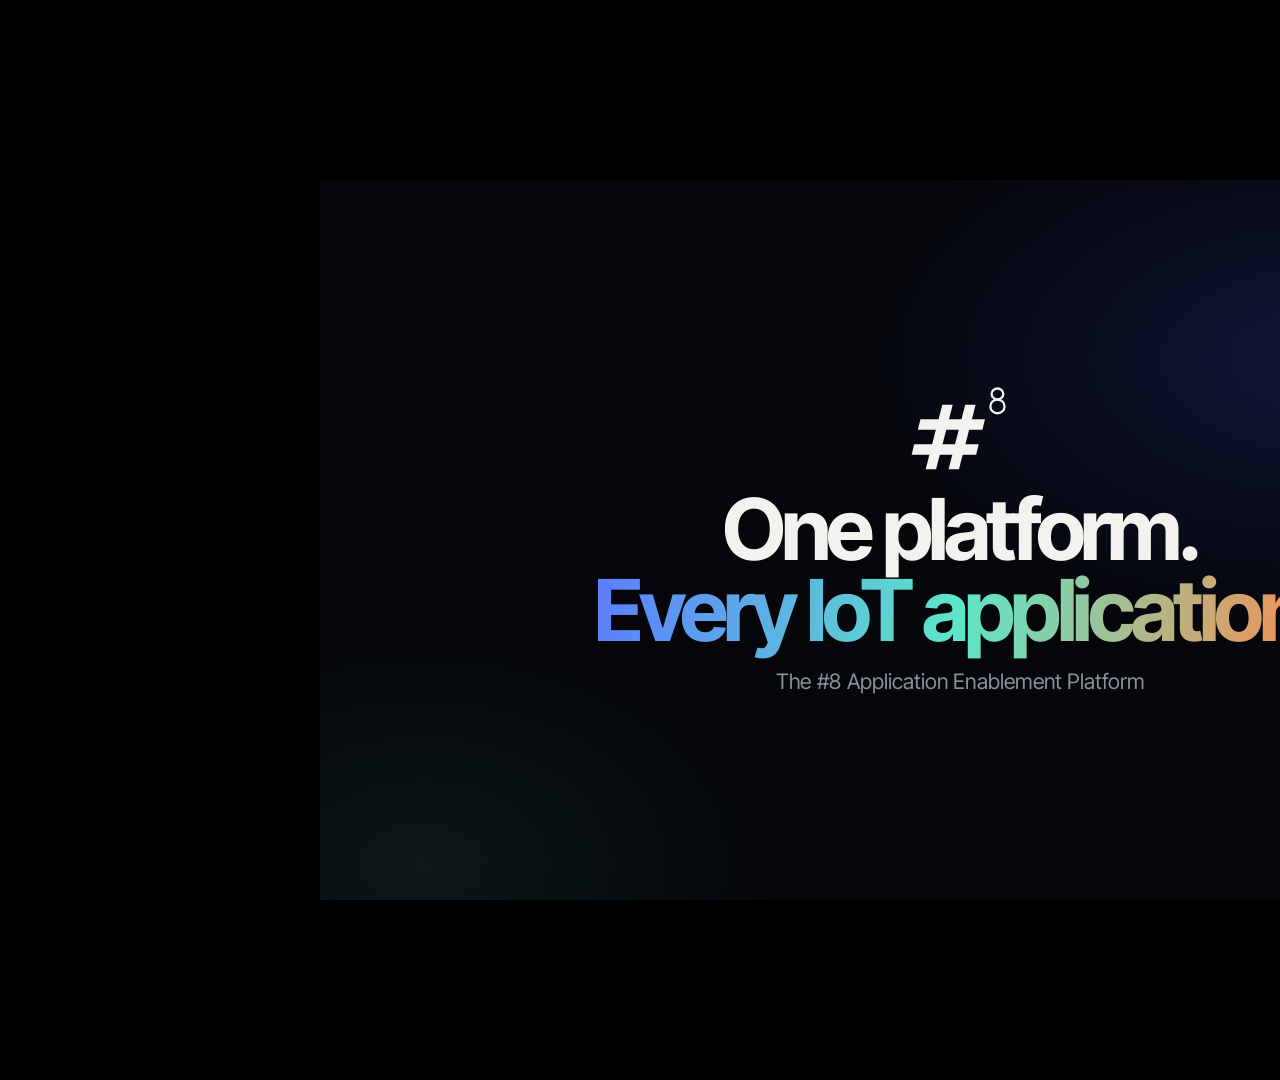
<file: film/archive/aep-film-v2-dark.html>
<!doctype html>
<html lang="en">
<head>
<meta charset="utf-8">
<meta name="viewport" content="width=device-width, initial-scale=1">
<title>#8 AEP film</title>
<link rel="preconnect" href="https://fonts.googleapis.com">
<link rel="preconnect" href="https://fonts.gstatic.com" crossorigin>
<link href="https://fonts.googleapis.com/css2?family=Inter+Tight:wght@400;500;600;700;800&display=swap" rel="stylesheet">
<style>
/* Source for the #8 AEP marketing film. Every frame is a pure function of time:
   seek(t) renders the frame at t seconds, so film/render.js can export it frame by frame. */
:root { --ob: #05060A; --po: #F4F2EE; --gr: #8A8F9C; --sig: #5B7CFF; --ion: #5EE6C8; --emb: #FF8A4C; --line: rgba(255,255,255,.08); --font: 'Inter Tight', system-ui, sans-serif; }
* { box-sizing: border-box; margin: 0; padding: 0; }
html, body { width: 100%; height: 100%; background: #000; overflow: hidden; }
body { font-family: var(--font); color: var(--po); -webkit-font-smoothing: antialiased; display: grid; place-items: center; }
#stage { position: relative; width: 1920px; height: 1080px; flex: none; overflow: hidden;
  background: radial-gradient(1200px 700px at 78% 25%, #0F1636 0%, transparent 60%), radial-gradient(900px 600px at 8% 95%, rgba(94,230,200,.08), transparent 60%), var(--ob); }
.scene { position: absolute; inset: 0; visibility: hidden; }
.grad { background: linear-gradient(100deg, #5B7CFF, #5EE6C8 50%, #FF8A4C); -webkit-background-clip: text; background-clip: text; color: transparent; }
.logo { fill: var(--po); color: var(--po); }
.center { display: grid; place-items: center; align-content: center; text-align: center; gap: 26px; }
.big { font-size: 128px; line-height: .95; letter-spacing: -0.058em; font-weight: 700; }
.lede { font-size: 32px; color: var(--gr); }

/* Captions */
.cap { position: absolute; left: 160px; top: 62px; width: 1600px; display: flex; justify-content: space-between; align-items: flex-end; gap: 40px; }
.cap span { display: block; font-size: 22px; font-weight: 600; color: var(--ion); margin-bottom: 10px; }
.cap h2 { font-size: 66px; line-height: 1; letter-spacing: -0.045em; font-weight: 700; white-space: nowrap; }
.cap p { font-size: 26px; color: var(--gr); max-width: 700px; text-align: right; line-height: 1.35; }

/* Dashboard chrome */
.dash { position: absolute; left: 160px; top: 232px; width: 1600px; height: 800px; border-radius: 30px; overflow: hidden; display: grid; grid-template-columns: 84px 1fr;
  background: linear-gradient(180deg, rgba(255,255,255,.045), rgba(255,255,255,.012)), #090B12;
  box-shadow: 0 0 0 1px rgba(255,255,255,.1), 0 80px 160px -60px rgba(0,0,0,.95), 0 0 140px -50px var(--c); }
.nav { border-right: 1px solid var(--line); display: grid; align-content: start; justify-items: center; gap: 18px; padding-top: 24px; }
.nav b { width: 44px; height: 44px; border-radius: 14px; background: var(--c); display: grid; place-items: center; font-size: 20px; font-weight: 800; color: #fff; margin-bottom: 14px; }
.nav i { width: 26px; height: 26px; border-radius: 8px; background: rgba(255,255,255,.1); }
.nav i.on { background: var(--c); opacity: .85; }
.dm { display: grid; grid-template-rows: 70px 124px 1fr; min-width: 0; }
.top { display: flex; align-items: center; gap: 16px; padding: 0 28px; border-bottom: 1px solid var(--line); }
.top b { font-size: 24px; letter-spacing: -0.02em; }
.top .live { display: inline-flex; align-items: center; gap: 8px; font-size: 15px; font-weight: 600; color: var(--ion); padding: 6px 12px; border-radius: 999px; background: rgba(94,230,200,.1); }
.top .live i { width: 9px; height: 9px; border-radius: 50%; background: var(--ion); box-shadow: 0 0 12px var(--ion); }
.top small { margin-left: auto; font-size: 16px; color: var(--gr); }
.kpis { display: grid; grid-template-columns: repeat(4, 1fr); gap: 14px; padding: 18px 28px 0; }
.kpi { padding: 16px 20px; border-radius: 18px; background: rgba(255,255,255,.035); box-shadow: inset 0 0 0 1px var(--line); }
.kpi span { font-size: 15px; color: var(--gr); }
.kpi b { display: block; font-size: 40px; font-weight: 700; letter-spacing: -0.04em; font-variant-numeric: tabular-nums; margin-top: 4px; line-height: 1.05; }
.kpi b em { font-style: normal; font-size: 18px; color: var(--gr); margin-left: 4px; font-weight: 500; letter-spacing: 0; }
.body { padding: 18px 28px 28px; display: grid; gap: 16px; min-height: 0; position: relative; }
.card { border-radius: 20px; background: rgba(255,255,255,.03); box-shadow: inset 0 0 0 1px var(--line); padding: 18px 20px; position: relative; overflow: hidden; min-height: 0; }
.card h4 { font-size: 16px; color: var(--gr); font-weight: 600; margin-bottom: 10px; }
.toast { position: absolute; display: flex; align-items: center; gap: 14px; padding: 14px 20px; border-radius: 16px; font-size: 18px; font-weight: 600; visibility: hidden;
  background: rgba(14,16,24,.94); box-shadow: inset 0 0 0 1px rgba(255,138,76,.5), 0 20px 50px -10px rgba(0,0,0,.8); }
.toast i { width: 12px; height: 12px; border-radius: 50%; background: var(--emb); box-shadow: 0 0 14px var(--emb); flex: none; }
.toast.ok { box-shadow: inset 0 0 0 1px rgba(94,230,200,.5), 0 20px 50px -10px rgba(0,0,0,.8); }
.toast.ok i { background: var(--ion); box-shadow: 0 0 14px var(--ion); }
.row { display: grid; grid-template-columns: 1fr auto auto; gap: 14px; align-items: center; padding: 12px 4px; border-bottom: 1px solid var(--line); font-size: 17px; }
.row:last-child { border-bottom: 0; }
.pill { font-size: 13px; font-weight: 600; padding: 4px 10px; border-radius: 999px; background: rgba(94,230,200,.12); color: var(--ion); }
.pill.warn { background: rgba(255,138,76,.15); color: var(--emb); }
.pill.idle { background: rgba(255,255,255,.08); color: var(--gr); }
.num { font-variant-numeric: tabular-nums; font-weight: 600; min-width: 90px; text-align: right; }

/* How it works */
.steps3 { position: absolute; left: 160px; right: 160px; top: 380px; display: grid; grid-template-columns: repeat(3, 1fr); gap: 40px; }
.s3 { padding: 40px; border-radius: 30px; background: linear-gradient(180deg, rgba(255,255,255,.05), rgba(255,255,255,.015)), #0A0C14; box-shadow: inset 0 0 0 1px rgba(255,255,255,.1); display: grid; gap: 18px; visibility: hidden; }
.s3 .n { width: 64px; height: 64px; border-radius: 50%; display: grid; place-items: center; font-size: 26px; font-weight: 700; background: rgba(255,255,255,.08); }
.s3.on .n { background: var(--sig); box-shadow: 0 0 0 8px rgba(91,124,255,.2), 0 0 60px -6px var(--sig); }
.s3 h3 { font-size: 42px; letter-spacing: -0.035em; font-weight: 700; line-height: 1.05; }
.s3 p { font-size: 22px; color: var(--gr); line-height: 1.4; }
.s3 .ic { height: 120px; display: grid; place-items: center; border-radius: 20px; background: rgba(255,255,255,.03); }
.s3 .ic svg { width: 90px; height: 90px; }
.wire { position: absolute; left: 160px; right: 160px; top: 346px; height: 2px; background: rgba(255,255,255,.1); }
.wire i { position: absolute; top: -5px; width: 12px; height: 12px; border-radius: 50%; background: var(--ion); box-shadow: 0 0 20px var(--ion); }

/* Many use cases */
.wall { position: absolute; left: 160px; right: 160px; top: 270px; display: grid; grid-template-columns: repeat(4, 1fr); gap: 22px; }
.uc { display: grid; grid-template-columns: 64px 1fr; gap: 18px; align-items: center; padding: 30px 26px; border-radius: 24px; visibility: hidden; background: linear-gradient(180deg, rgba(255,255,255,.05), rgba(255,255,255,.015)), #0A0C14; box-shadow: inset 0 0 0 1px rgba(255,255,255,.09); }
.uc span { width: 64px; height: 64px; border-radius: 18px; display: grid; place-items: center; background: color-mix(in srgb, var(--h) 22%, transparent); color: var(--h); }
.uc span svg { width: 32px; height: 32px; }
.uc b { font-size: 24px; font-weight: 650; letter-spacing: -0.02em; line-height: 1.15; }
.uc small { display: block; font-size: 16px; color: var(--gr); margin-top: 4px; font-weight: 500; }

/* End to end */
.pipe { position: absolute; left: 160px; right: 160px; top: 430px; height: 180px; display: flex; justify-content: space-between; }
.pipe .line { position: absolute; left: 60px; right: 60px; top: 60px; height: 3px; background: linear-gradient(90deg, #5B7CFF, #5EE6C8 50%, #FF8A4C); opacity: .35; }
.pn { position: relative; width: 120px; display: grid; justify-items: center; align-content: start; gap: 16px; text-align: center; visibility: hidden; }
.pn i { width: 120px; height: 120px; border-radius: 34px; display: grid; place-items: center; background: #0D1020; box-shadow: inset 0 0 0 1.5px rgba(255,255,255,.14); }
.pn i svg { width: 52px; height: 52px; }
.pn b { font-size: 22px; font-weight: 650; white-space: nowrap; }
.pn.on i { box-shadow: inset 0 0 0 2px var(--ion), 0 0 60px -10px var(--ion); background: #0F1A24; }
.pulse { position: absolute; top: 54px; width: 16px; height: 16px; border-radius: 50%; background: #fff; box-shadow: 0 0 24px #fff, 0 0 50px var(--ion); }
.prods { position: absolute; left: 160px; right: 160px; top: 720px; display: flex; flex-wrap: wrap; justify-content: center; gap: 12px; }
.prods span { font-size: 20px; padding: 12px 22px; border-radius: 999px; background: rgba(255,255,255,.05); box-shadow: inset 0 0 0 1px rgba(255,255,255,.1); visibility: hidden; }

.cta { display: inline-flex; align-items: center; height: 88px; padding: 0 48px; border-radius: 999px; background: var(--sig); color: #fff; font-size: 32px; font-weight: 650; box-shadow: 0 24px 80px -16px rgba(91,124,255,.8); }
</style>
</head>
<body>
<svg width="0" height="0" style="position:absolute" aria-hidden="true">
  <symbol id="logo" viewBox="0 0 96 82">
    <polygon points="31,18 41,18 25,80 15,80"/><polygon points="53,18 63,18 47,80 37,80"/>
    <polygon points="10,32 72,32 69.5,42 7.5,42"/><polygon points="4,56 66,56 63.5,66 1.5,66"/>
    <g fill="none" stroke="currentColor" stroke-width="2.2"><ellipse cx="84" cy="7.6" rx="5.6" ry="5.2"/><ellipse cx="84" cy="19.6" rx="6.8" ry="6.6"/></g>
  </symbol>
</svg>
<div id="stage"></div>

<script>
(function () {
  'use strict';
  var DURATION = 70;
  var stage = document.getElementById('stage');
  var $ = function (s) { return stage.querySelector(s); };
  var $$ = function (s) { return Array.prototype.slice.call(stage.querySelectorAll(s)); };
  function clamp(x) { return Math.max(0, Math.min(1, x)); }
  function seg(t, a, b) { return clamp((t - a) / (b - a)); }
  function eo(x) { return 1 - Math.pow(1 - x, 3); }
  function fmt(n, dp) { return Number(n).toLocaleString('en-IN', { minimumFractionDigits: dp || 0, maximumFractionDigits: dp || 0 }); }
  function svg(d, sw) { return '<svg viewBox="0 0 24 24" fill="none" stroke="currentColor" stroke-width="' + (sw || 1.7) + '" stroke-linecap="round" stroke-linejoin="round">' + d + '</svg>'; }

  var G = {
    outcome: '<path d="M12 3l2 6 6 2-6 2-2 6-2-6-6-2 6-2z"/>',
    device: '<rect x="6" y="3" width="12" height="18" rx="3"/><path d="M10 7h4"/><circle cx="12" cy="15" r="2"/>',
    launch: '<path d="M5 19c2-6 6-12 14-14-2 8-8 12-14 14z"/><path d="M9 15l-3-3"/>',
    heart: '<path d="M2 12h4l2-5 4 10 2-5h8"/>',
    lamp: '<path d="M12 22V9M8 5h8l-2 4h-4z"/><path d="M9 22h6"/>',
    tank: '<rect x="5" y="4" width="14" height="17" rx="3"/><path d="M5 13h14"/>',
    ev: '<rect x="5" y="3" width="10" height="18" rx="2"/><path d="M15 9h2a2 2 0 0 1 2 2v5M10 8l-2 4h4l-2 4"/>',
    cart: '<path d="M3 4h2l2.4 11.2a2 2 0 0 0 2 1.6h7.7a2 2 0 0 0 2-1.5L21 8H6"/>',
    sun: '<circle cx="12" cy="12" r="4"/><path d="M12 2v2M12 20v2M2 12h2M20 12h2M5 5l1.5 1.5M17.5 17.5L19 19M5 19l1.5-1.5M17.5 6.5L19 5"/>',
    park: '<rect x="4" y="3" width="16" height="18" rx="3"/><path d="M9 17V7h4a3 3 0 0 1 0 6H9"/>',
    pill: '<rect x="3" y="8" width="18" height="8" rx="4"/><path d="M12 8v8"/>',
    train: '<rect x="5" y="3" width="14" height="14" rx="3"/><path d="M5 11h14M8 21l2-4M16 21l-2-4"/>',
    oil: '<path d="M12 3l4 7a4 4 0 1 1-8 0z"/><path d="M4 21h16"/>',
    hotel: '<path d="M3 20V8M3 14h18v6M21 14v-3a3 3 0 0 0-3-3h-7v6"/>',
    home: '<path d="M3 11l9-7 9 7v9H3z"/><path d="M10 20v-6h4v6"/>',
    chip: '<rect x="6" y="6" width="12" height="12" rx="2"/><path d="M9 2v4M15 2v4M9 18v4M15 18v4M2 9h4M2 15h4M18 9h4M18 15h4"/>',
    rules: '<path d="M4 6h10M4 12h16M4 18h7"/><circle cx="17" cy="6" r="2"/><circle cx="14" cy="18" r="2"/>',
    ticket: '<path d="M3 8a2 2 0 0 0 0 4v4h18v-4a2 2 0 0 1 0-4V4H3z"/>',
    users: '<circle cx="9" cy="8" r="3.5"/><path d="M2 20c1-4 4-6 7-6s6 2 7 6"/><circle cx="17" cy="9" r="2.5"/>',
    phone: '<rect x="7" y="2" width="10" height="20" rx="2.5"/><path d="M11 18h2"/>'
  };

  /* ---------------- Scene list ---------------- */
  var SC = [
    { id: 'hook', a: 0, b: 5.4 }, { id: 'how', a: 5, b: 15.4 },
    { id: 'fleet', a: 15, b: 21.6 }, { id: 'cold', a: 21.2, b: 27.6 }, { id: 'energy', a: 27.2, b: 33.6 },
    { id: 'bldg', a: 33.2, b: 39.6 }, { id: 'agri', a: 39.2, b: 45.6 }, { id: 'mfg', a: 45.2, b: 51.6 },
    { id: 'many', a: 51.2, b: 56.6 }, { id: 'e2e', a: 56.2, b: 63.6 }, { id: 'outro', a: 63.2, b: 70.1 }
  ];

  function cap(kicker, title, sub) { return '<div class="cap"><div><span>' + kicker + '</span><h2>' + title + '</h2></div><p>' + sub + '</p></div>'; }
  function dash(app, color, who, kpis, body, cols) {
    return '<div class="dash" style="--c:' + color + '"><aside class="nav"><b>' + app.charAt(0) + '</b><i class="on"></i><i></i><i></i><i></i><i></i></aside>' +
      '<div class="dm"><header class="top"><b>' + app + '</b><span class="live"><i></i>Live</span><small>' + who + '</small></header>' +
      '<div class="kpis">' + kpis.map(function (k) {
        return '<div class="kpi"><span>' + k[0] + '</span><b data-v="' + k[1] + '" data-dp="' + (k[3] || 0) + '" data-u="' + (k[2] || '') + '"></b></div>';
      }).join('') + '</div><div class="body" style="grid-template-columns:' + (cols || '1fr') + '">' + body + '</div></div></div>';
  }

  /* hook */
  var html = '<div class="scene center" id="hook"><svg class="logo" style="width:150px;height:128px"><use href="#logo"/></svg>' +
    '<h1 class="big">One platform.<br><span class="grad">Every IoT application.</span></h1><p class="lede">The #8 Application Enablement Platform</p></div>';

  /* how it works */
  html += '<div class="scene" id="how">' + cap('How it works', 'Three steps. No code.', 'From the outcome you want to a live application your teams and customers use.') +
    '<div class="wire"><i id="wireDot"></i></div><div class="steps3">' +
    [['outcome', 'Choose an outcome', 'Zero spoiled stock, live fleet tracking, remote meter reading. Pick it, or describe your own.'],
     ['device', 'Connect your devices', 'Bring your own or buy certified ones. They onboard themselves.'],
     ['launch', 'Launch your app', 'Dashboards, workflows and a branded app, live on your own domain.']].map(function (s, i) {
      return '<div class="s3" id="s3' + i + '"><span class="n">' + (i + 1) + '</span><div class="ic" style="color:' + ['#5B7CFF', '#5EE6C8', '#FF8A4C'][i] + '">' + svg(G[s[0]], 1.4) + '</div><h3>' + s[1] + '</h3><p>' + s[2] + '</p></div>';
    }).join('') + '</div></div>';

  /* fleet */
  var ROUTES = ['M 40 120 H 420 V 300 H 860', 'M 860 60 V 200 H 560 V 440', 'M 180 380 C 300 380 320 220 480 200 S 760 120 860 330', 'M 40 440 H 300 V 60 H 700', 'M 600 40 V 260 H 120 V 120'];
  var VEH = [['TN-01-2290', '#5B7CFF', .1, .055], ['TN-07-1184', '#5EE6C8', .5, .05], ['TN-09-4471', '#FF8A4C', 0, .07], ['TN-22-0937', '#C77DFF', .3, .045], ['TN-11-5521', '#F2C14E', .7, .06]];
  var blocks = '';
  for (var bx = 0; bx < 9; bx++) for (var by = 0; by < 5; by++) blocks += '<rect x="' + (bx * 100 + 14) + '" y="' + (by * 96 + 14) + '" width="72" height="68" rx="8" fill="rgba(255,255,255,.025)"/>';
  var map = '<svg viewBox="0 0 900 480" preserveAspectRatio="xMidYMid slice" style="width:100%;height:100%;display:block">' +
    '<rect width="900" height="480" fill="#0A0E19"/>' + blocks +
    '<path d="M640 300 C700 280 780 300 900 360 V480 H600 C610 420 600 340 640 300z" fill="rgba(91,124,255,.12)"/>' +
    ROUTES.map(function (d, i) { return '<path id="rt' + i + '" d="' + d + '" fill="none" stroke="#1A2133" stroke-width="12" stroke-linecap="round" stroke-linejoin="round"/>'; }).join('') +
    '<path id="rtHi" d="' + ROUTES[2] + '" fill="none" stroke="#FF8A4C" stroke-width="3" stroke-linecap="round" stroke-dasharray="6 8" opacity=".7"/>' +
    '<circle cx="180" cy="380" r="64" fill="rgba(255,138,76,.06)" stroke="#FF8A4C" stroke-width="2" stroke-dasharray="6 6"/>' +
    '<text x="180" y="304" fill="#FF8A4C" font-size="15" font-weight="600" text-anchor="middle" font-family="Inter Tight">Depot zone</text>' +
    VEH.map(function (v, i) { return '<g id="vh' + i + '"><circle r="18" fill="' + v[1] + '" opacity=".22"/><circle r="8" fill="' + v[1] + '" stroke="#fff" stroke-width="2"/><text x="14" y="-12" fill="#fff" font-size="13" font-weight="600" font-family="Inter Tight">' + v[0].slice(-4) + '</text></g>'; }).join('') +
    '</svg>';
  html += '<div class="scene" id="fleet">' + cap('Use case 01 · Fleet & logistics', 'Live fleet tracking', 'Every vehicle, trip and SIM on one live map, with alerts the moment something changes.') +
    dash('FleetPulse', '#FF8A4C', 'Fleet operations · Chennai', [['Vehicles online', 148, '/ 152'], ['On-time deliveries', 97.4, '%', 1], ['Average speed', 46, 'km/h'], ['Data cost per vehicle', 0.42, '₹/day', 2]],
      '<div class="card" style="padding:0">' + map + '<div class="toast" id="fleetToast" style="left:24px;bottom:24px"><i></i>TN-09-4471 left the depot zone · security alerted</div></div>' +
      '<div class="card"><h4>Vehicles</h4>' + VEH.map(function (v, i) { return '<div class="row"><span><b style="color:' + v[1] + '">●</b> ' + v[0] + '</span><span class="pill" id="vs' + i + '">Moving</span><span class="num" id="vk' + i + '"></span></div>'; }).join('') + '</div>',
      '1fr 380px') + '</div>';

  /* cold chain */
  html += '<div class="scene" id="cold">' + cap('Use case 02 · Cold chain', 'Nothing spoils on your watch', 'Every room monitored. Breaches become tickets, dispatches and fixes, automatically.') +
    dash('FreshTrack', '#5EE6C8', 'Cold chain · 12 sites', [['Cold rooms', 120], ['Within range', 119, '/ 120'], ['Tickets today', 1], ['Stock saved this month', 14.2, '₹ lakh', 1]],
      '<div style="display:grid;grid-template-columns:repeat(4,1fr);gap:12px;align-content:start">' + [0, 1, 2, 3, 4, 5, 6, 7].map(function (i) {
        return '<div class="card" id="cr' + i + '" style="padding:16px"><h4 style="margin:0 0 6px">Room ' + (11 + i) + '</h4><b id="ct' + i + '" style="font-size:36px;font-weight:700;letter-spacing:-.03em;font-variant-numeric:tabular-nums"></b><small id="cs' + i + '" style="display:block;font-size:14px;color:#5EE6C8;margin-top:4px">Normal</small></div>';
      }).join('') + '</div>' +
      '<div class="card"><h4>Room 14 · temperature, live</h4><svg viewBox="0 0 520 300" style="width:100%;height:330px"><line x1="0" y1="150" x2="520" y2="150" stroke="#FF8A4C" stroke-dasharray="6 6" opacity=".7"/><text x="512" y="140" fill="#FF8A4C" font-size="14" text-anchor="end" font-family="Inter Tight">Limit 4°C</text><polyline id="coldLine" fill="none" stroke="#5EE6C8" stroke-width="3" stroke-linejoin="round"/></svg>' +
      '<div class="toast" id="coldToast" style="left:20px;right:20px;bottom:20px"><i></i><span id="coldToastTxt"></span></div></div>',
      '1.15fr 1fr') + '</div>';

  /* energy */
  html += '<div class="scene" id="energy">' + cap('Use case 03 · Utilities', 'Every meter, read remotely', 'Live load, billing-ready reads and outages caught before the call centre rings.') +
    dash('MeterOne', '#5B7CFF', 'Smart energy · 48,210 meters', [['Meters online', 48210], ['Daily read rate', 99.2, '%', 1], ['Field visits', -91, '%'], ['Outages caught early', 37]],
      '<div class="card"><h4>Network load · last 24 hours</h4><svg viewBox="0 0 800 330" style="width:100%;height:400px"><defs><linearGradient id="eg" x1="0" x2="0" y1="0" y2="1"><stop offset="0" stop-color="#5B7CFF" stop-opacity=".55"/><stop offset="1" stop-color="#5B7CFF" stop-opacity="0"/></linearGradient><clipPath id="ec"><rect id="eclip" x="0" y="0" width="0" height="330"/></clipPath></defs>' +
        [60, 140, 220, 300].map(function (y) { return '<line x1="0" x2="800" y1="' + y + '" y2="' + y + '" stroke="rgba(255,255,255,.06)"/>'; }).join('') +
        '<g clip-path="url(#ec)"><path id="earea" fill="url(#eg)"/><path id="eline" fill="none" stroke="#7B95FF" stroke-width="3"/></g></svg></div>' +
      '<div style="display:grid;gap:16px"><div class="card"><h4>Load by zone</h4><div style="display:flex;align-items:end;gap:14px;height:170px">' +
        ['North', 'South', 'East', 'West', 'Central'].map(function (z, i) { return '<div style="flex:1;display:grid;gap:8px;justify-items:center;height:100%;align-content:end"><span id="ez' + i + '" style="width:100%;border-radius:8px;background:linear-gradient(#5B7CFF,rgba(91,124,255,.25))"></span><small style="font-size:13px;color:#8A8F9C">' + z + '</small></div>'; }).join('') +
      '</div></div><div class="card" style="display:flex;align-items:center;gap:22px"><svg viewBox="0 0 120 120" style="width:130px;height:130px"><circle cx="60" cy="60" r="48" fill="none" stroke="rgba(255,255,255,.08)" stroke-width="14"/><circle id="edon" cx="60" cy="60" r="48" fill="none" stroke="#5EE6C8" stroke-width="14" stroke-linecap="round" transform="rotate(-90 60 60)" stroke-dasharray="301.6" stroke-dashoffset="301.6"/></svg><div><h4 style="margin:0">Bills generated today</h4><b id="ebills" style="font-size:40px;font-weight:700;letter-spacing:-.03em"></b></div></div></div>',
      '1.5fr 1fr') + '</div>';

  /* buildings */
  var ROOMS = [[20, 20, 200, 140, 'Lobby'], [230, 20, 160, 140, '4A'], [400, 20, 160, 140, '4B'], [570, 20, 200, 140, 'Cafe'], [20, 170, 160, 160, 'Lab'], [190, 170, 280, 160, 'Open office'], [480, 170, 140, 160, 'Board'], [630, 170, 140, 160, 'Gym'], [20, 340, 300, 120, 'Studio'], [330, 340, 440, 120, 'Workspace']];
  html += '<div class="scene" id="bldg">' + cap('Use case 04 · Smart buildings', 'Buildings that run themselves', 'Comfort, occupancy and energy in real time. HVAC adjusts before anyone feels it.') +
    dash('BuildingSense', '#C77DFF', 'Tower 2 · Floor 4', [['Occupancy now', 312, 'people'], ['Comfort score', 94, '/ 100'], ['Energy saved', 18, '%'], ['Open work orders', 2]],
      '<div class="card"><h4>Floor 4 · CO₂ and occupancy, live</h4><svg viewBox="0 0 790 470" style="width:100%;height:420px">' +
        ROOMS.map(function (r, i) { return '<rect id="rm' + i + '" x="' + r[0] + '" y="' + r[1] + '" width="' + r[2] + '" height="' + r[3] + '" rx="12" stroke="rgba(255,255,255,.14)"/><text x="' + (r[0] + 16) + '" y="' + (r[1] + 30) + '" fill="#fff" font-size="17" font-weight="600" font-family="Inter Tight">' + r[4] + '</text><text id="rmv' + i + '" x="' + (r[0] + 16) + '" y="' + (r[1] + 56) + '" fill="rgba(255,255,255,.7)" font-size="15" font-family="Inter Tight"></text>'; }).join('') +
      '</svg><div class="toast ok" id="bToast" style="right:20px;bottom:20px"><i></i>Room 4B · ventilation boosted automatically</div></div>' +
      '<div class="card"><h4>Systems</h4>' + [['HVAC · Zone A', 'Auto'], ['HVAC · Zone B', 'Boost'], ['Lifts 1–4', 'Running'], ['Lighting', '62% on'], ['Water pumps', 'Running']].map(function (s, i) {
        return '<div class="row"><span>' + s[0] + '</span><span class="pill' + (i === 1 ? ' warn' : '') + '">' + s[1] + '</span><span class="num" id="bk' + i + '"></span></div>'; }).join('') + '</div>',
      '1.6fr 1fr') + '</div>';

  /* agriculture */
  html += '<div class="scene" id="agri">' + cap('Use case 05 · Agriculture', 'Fields that water themselves', 'Soil sensors decide. Pumps start only where crops need it.') +
    dash('AgriFlow', '#7BD88F', 'Green Valley Farms · 48 acres', [['Fields monitored', 12], ['Average moisture', 38, '%'], ['Water saved', 32, '%'], ['Pumps running', 3, '/ 8']],
      '<div class="card"><h4>Fields · soil moisture, live</h4><div style="display:grid;grid-template-columns:repeat(4,1fr);gap:12px">' +
        'ABCDEFGHIJKL'.split('').map(function (f, i) { return '<div id="fd' + i + '" style="height:126px;border-radius:14px;padding:14px;display:grid;align-content:space-between"><b style="font-size:18px">Field ' + f + '</b><span style="display:flex;justify-content:space-between;align-items:end"><small id="fv' + i + '" style="font-size:24px;font-weight:700"></small><em id="fp' + i + '" style="font-style:normal;font-size:13px;font-weight:600"></em></span></div>'; }).join('') +
      '</div><div class="toast ok" id="aToast" style="left:20px;bottom:20px"><i></i>Field B is dry · pump 2 started automatically</div></div>' +
      '<div style="display:grid;gap:16px"><div class="card"><h4>Today</h4><b style="font-size:56px;font-weight:700;letter-spacing:-.04em">31°C</b><p style="color:#8A8F9C;font-size:18px">Sunny · no rain expected for 4 days</p></div>' +
      '<div class="card"><h4>Water used · this week</h4><div style="display:flex;align-items:end;gap:12px;height:150px">' + [70, 64, 52, 48, 41, 36, 33].map(function (h, i) { return '<span id="aw' + i + '" style="flex:1;border-radius:8px;background:linear-gradient(#7BD88F,rgba(123,216,143,.2))"></span>'; }).join('') +
      '</div></div></div>',
      '1.7fr 1fr') + '</div>';

  /* manufacturing */
  html += '<div class="scene" id="mfg">' + cap('Use case 06 · Manufacturing', 'Downtime, predicted', 'Machine health in real time. Failures flagged days early, work orders raised automatically.') +
    dash('UptimeOS', '#5B7CFF', 'Plant 2 · Line 3', [['Machines online', 64], ['Equipment effectiveness', 87, '%'], ['Unplanned downtime', -41, '%'], ['Work orders open', 3]],
      '<div style="display:grid;grid-template-columns:repeat(4,1fr);gap:14px;align-content:start">' + ['Press P1', 'Motor M4', 'Pump P7', 'Conveyor C2'].map(function (m, i) {
        return '<div class="card" style="display:grid;justify-items:center;gap:8px"><h4 style="margin:0">' + m + '</h4><svg viewBox="0 0 120 120" style="width:150px;height:150px"><circle cx="60" cy="60" r="48" fill="none" stroke="rgba(255,255,255,.08)" stroke-width="12"/><circle id="mg' + i + '" cx="60" cy="60" r="48" fill="none" stroke-width="12" stroke-linecap="round" transform="rotate(-90 60 60)" stroke-dasharray="301.6"/><text id="mv' + i + '" x="60" y="68" fill="#fff" font-size="26" font-weight="700" text-anchor="middle" font-family="Inter Tight"></text></svg><small id="ms' + i + '" style="font-size:15px;font-weight:600"></small></div>';
      }).join('') + '</div>' +
      '<div class="card"><h4>Motor M4 · vibration, live</h4><svg viewBox="0 0 1300 170" style="width:100%;height:190px"><line x1="0" y1="40" x2="1300" y2="40" stroke="#FF8A4C" stroke-dasharray="6 6" opacity=".6"/><polyline id="wave" fill="none" stroke="#7B95FF" stroke-width="2.5"/></svg>' +
      '<div class="toast" id="mToast" style="right:20px;top:16px"><i></i>Motor M4 · bearing failure predicted in 6 days · work order WO-2231 raised</div></div>',
      '1fr') + '</div>';

  /* many */
  var UC = [['heart', 'Hospital asset finder', 'Healthcare', '#FF5D8F'], ['lamp', 'Smart street lighting', 'Smart cities', '#F2C14E'], ['tank', 'Water tank levels', 'Utilities', '#5B7CFF'], ['ev', 'EV charging networks', 'Mobility', '#5EE6C8'],
            ['cart', 'Retail freezer monitoring', 'Retail', '#5EE6C8'], ['sun', 'Solar plant performance', 'Energy', '#F2C14E'], ['park', 'Smart parking', 'Smart cities', '#C77DFF'], ['pill', 'Pharma compliance', 'Life sciences', '#FF8A4C'],
            ['train', 'Rail & port assets', 'Transport', '#5B7CFF'], ['oil', 'Oil & gas pipelines', 'Industrial', '#FF8A4C'], ['hotel', 'Hotel room automation', 'Hospitality', '#C77DFF'], ['home', 'Connected home services', 'Consumer', '#7BD88F']];
  html += '<div class="scene" id="many">' + cap('And hundreds more', 'If it connects, you can build it', 'Every industry, every kind of device, on the same platform.') +
    '<div class="wall">' + UC.map(function (u, i) { return '<div class="uc" id="uc' + i + '" style="--h:' + u[3] + '"><span>' + svg(G[u[0]]) + '</span><div><b>' + u[1] + '</b><small>' + u[2] + '</small></div></div>'; }).join('') + '</div></div>';

  /* end to end */
  var PIPE = [['device', 'Devices'], ['chip', 'Gateway'], ['rules', 'Rules'], ['ticket', 'Tickets'], ['users', 'CRM'], ['phone', 'Apps'], ['home', 'Customers']];
  html += '<div class="scene" id="e2e">' + cap('Built end to end', 'From the device to the customer', 'Data, operations and customer apps on one platform. Nothing to stitch together.') +
    '<div class="pipe"><span class="line"></span>' + PIPE.map(function (p, i) { return '<div class="pn" id="pn' + i + '"><i style="color:' + ['#5B7CFF', '#6E8BFF', '#5EE6C8', '#FF8A4C', '#C77DFF', '#5EE6C8', '#F2C14E'][i] + '">' + svg(G[p[0]], 1.5) + '</i><b>' + p[1] + '</b></div>'; }).join('') +
    '<span class="pulse" id="pp0"></span><span class="pulse" id="pp1"></span><span class="pulse" id="pp2"></span></div>' +
    '<div class="prods">' + ['Device Management', 'SIM Management', 'Device Gateway', 'Asset Management', 'IoT CRM', 'Notifications & Ticketing', 'Installation App', 'Customer Applications'].map(function (p, i) { return '<span id="pr' + i + '">' + p + '</span>'; }).join('') + '</div></div>';

  /* outro */
  html += '<div class="scene center" id="outro"><h2 class="big">What will you build?</h2><p class="lede">Launch your IoT application with the #8 AEP. No code, free sandbox.</p>' +
    '<span class="cta">Start free in the #8 AEP</span><svg class="logo" style="width:88px;height:76px;margin-top:10px;opacity:.9"><use href="#logo"/></svg></div>';

  stage.innerHTML = html;
  var routeEls = ROUTES.map(function (d, i) { return $('#rt' + i); });
  var routeLen = routeEls.map(function (p) { return p.getTotalLength(); });

  /* ---------------- frame ---------------- */
  function show(el, o, dy, sc) {
    el.style.opacity = o;
    el.style.visibility = o > .002 ? 'visible' : 'hidden';
    el.style.transform = 'translateY(' + (dy || 0) + 'px)' + (sc ? ' scale(' + sc + ')' : '');
  }
  function pop(el, t, at, dur) { var k = eo(seg(t, at, at + (dur || .5))); show(el, k, (1 - k) * 18); return k; }

  function render(t) {
    SC.forEach(function (s) {
      var el = $('#' + s.id), i = eo(seg(t, s.a, s.a + .6)), o = Math.min(i, 1 - seg(t, s.b - .5, s.b));
      if (s.id === 'outro') o = i;
      show(el, o, 0, s.id === 'hook' || s.id === 'outro' ? 1 + (1 - i) * .04 : 0);
      var d = el.querySelector('.dash');
      if (d) d.style.transform = 'translateY(' + (1 - i) * 50 + 'px) scale(' + (.97 + .03 * i) + ')';
      var c = el.querySelector('.cap');
      if (c) c.style.transform = 'translateY(' + (1 - i) * 16 + 'px)';
      $$('#' + s.id + ' .kpi b').forEach(function (b) {
        var v = +b.dataset.v, dp = +b.dataset.dp, k = eo(seg(t, s.a + .3, s.a + 1.8)), u = b.dataset.u;
        b.innerHTML = (v < 0 ? '−' : '') + fmt(Math.abs(v) * k, dp) + (u ? '<em>' + u + '</em>' : '');
      });
    });

    // how it works
    var hl = t - 5;
    [0, 1, 2].forEach(function (i) { var el = $('#s3' + i); pop(el, hl, .6 + i * .5, .6); el.classList.toggle('on', hl > 2 + i * 2.4); });
    var wd = $('#wireDot'); wd.style.left = (clamp((hl - 2) / 7.2) * 100) + '%'; wd.style.opacity = hl > 2 && hl < 9.6 ? 1 : 0;

    // fleet
    var fl = t - 15;
    VEH.forEach(function (v, i) {
      var p = (v[2] + Math.max(0, fl) * v[3]) % 1;
      if (i === 2) p = clamp(Math.max(0, fl) * .09);
      var pt = routeEls[i].getPointAtLength(p * routeLen[i]);
      $('#vh' + i).setAttribute('transform', 'translate(' + pt.x + ',' + pt.y + ')');
      var alert = i === 2 && fl > 2.6, idle = i === 4 && Math.sin(fl + 2) > .7;
      $('#vk' + i).textContent = (idle ? 0 : Math.round(38 + 18 * Math.sin(fl * .9 + i * 1.7))) + ' km/h';
      var pill = $('#vs' + i); pill.textContent = alert ? 'Left zone' : idle ? 'Idle' : 'Moving';
      pill.className = 'pill' + (alert ? ' warn' : idle ? ' idle' : '');
    });
    $('#rtHi').setAttribute('stroke-dashoffset', -fl * 30);
    pop($('#fleetToast'), fl, 2.8, .5);

    // cold chain
    var cl = t - 21.2;
    function roomTemp(tt) { if (tt > 1.6 && tt < 4.4) return 3.6 + clamp((tt - 1.6) / 1) * 1.5; if (tt >= 4.4) return 5.1 - clamp((tt - 4.4) / 1.2) * 1.6; return 3.3 + .25 * Math.sin(tt * 2.1); }
    [0, 1, 2, 3, 4, 5, 6, 7].forEach(function (i) {
      var v = i === 3 ? roomTemp(cl) : 3.2 + .35 * Math.sin(cl * 1.1 + i * 1.3), st = 'Normal', col = '#5EE6C8';
      if (v > 4) { st = cl < 3.4 ? 'Above limit' : 'Engineer on the way'; col = '#FF8A4C'; }
      else if (i === 3 && cl > 4.4) st = 'Resolved';
      $('#ct' + i).textContent = v.toFixed(1) + '°C';
      $('#ct' + i).style.color = v > 4 ? '#FF8A4C' : '';
      $('#cs' + i).textContent = st; $('#cs' + i).style.color = col;
      $('#cr' + i).style.boxShadow = v > 4 ? 'inset 0 0 0 2px #FF8A4C, 0 0 40px -10px #FF8A4C' : '';
    });
    var pts = [];
    for (var k = 0; k <= 60; k++) { var tt = cl - (60 - k) * .08; pts.push((k / 60 * 520).toFixed(1) + ',' + (300 - (roomTemp(tt) - 1) * 50).toFixed(1)); }
    $('#coldLine').setAttribute('points', pts.join(' '));
    $('#coldLine').setAttribute('stroke', roomTemp(cl) > 4 ? '#FF8A4C' : '#5EE6C8');
    var ct = $('#coldToast'); pop(ct, cl, 2.6, .4);
    ct.className = 'toast' + (cl > 5.1 ? ' ok' : '');
    $('#coldToastTxt').textContent = cl > 5.1 ? 'Room 14 back to 3.5°C · ticket resolved in 41 min' : cl > 3.4 ? 'P1 ticket opened · Ravi K. dispatched · site manager told on WhatsApp' : 'Room 14 above 4°C';

    // energy
    var el2 = t - 27.2, d = '';
    for (var x = 0; x <= 48; x++) {
      var h = x / 2, y = 250 - (90 + 70 * Math.exp(-Math.pow((h - 9) / 2.5, 2)) + 110 * Math.exp(-Math.pow((h - 19.5) / 3, 2)) + 10 * Math.sin(x * .9 + el2 * 2));
      d += (x ? 'L' : 'M') + (x / 48 * 800).toFixed(1) + ' ' + y.toFixed(1);
    }
    $('#eline').setAttribute('d', d); $('#earea').setAttribute('d', d + ' L800 330 L0 330 Z');
    $('#eclip').setAttribute('width', 800 * eo(seg(el2, .4, 2.6)));
    [62, 80, 54, 71, 90].forEach(function (hh, i) { $('#ez' + i).style.height = Math.max(0, hh * eo(seg(el2, .6 + i * .15, 1.8 + i * .15)) + 5 * Math.sin(el2 * 2 + i)) + '%'; });
    var dk = eo(seg(el2, .8, 2.6));
    $('#edon').setAttribute('stroke-dashoffset', 301.6 * (1 - .992 * dk));
    $('#ebills').textContent = fmt(47830 * dk);

    // buildings
    var bl = t - 33.2;
    ROOMS.forEach(function (r, i) {
      var occ = .5 + .5 * Math.sin(bl * .8 + i * 1.9);
      if (i === 2) occ = .5 + clamp((bl - 1) / 1.5) * .5 - clamp((bl - 3.6) / 1.5) * .6;
      var co2 = Math.round(520 + occ * 620);
      $('#rm' + i).setAttribute('fill', co2 > 1000 ? 'rgba(255,138,76,' + (.25 + occ * .35) + ')' : 'rgba(199,125,255,' + (.06 + occ * .3) + ')');
      $('#rmv' + i).textContent = co2 + ' ppm · ' + Math.round(occ * 24) + ' people';
    });
    $('#bk0').textContent = (21.5 + Math.sin(bl) * .3).toFixed(1) + '°C';
    $('#bk1').textContent = (23 + Math.sin(bl + 1) * .3 - clamp((bl - 3) / 2)).toFixed(1) + '°C';
    pop($('#bToast'), bl, 3, .5);

    // agriculture
    var al = t - 39.2;
    'ABCDEFGHIJKL'.split('').forEach(function (f, i) {
      var m = 34 + 10 * Math.sin(i * 2.3) + 2 * Math.sin(al + i), pump = i === 6 || i === 9;
      if (i === 1) { m = al < 2.2 ? 19 : 19 + clamp((al - 2.4) / 3) * 18; pump = al > 2.4; }
      var dry = m < 25;
      $('#fd' + i).style.background = dry ? 'rgba(242,193,78,.28)' : 'rgba(123,216,143,' + (.08 + (m - 20) / 40 * .4) + ')';
      $('#fd' + i).style.boxShadow = dry ? 'inset 0 0 0 2px #F2C14E' : pump ? 'inset 0 0 0 2px #5B7CFF' : 'inset 0 0 0 1px rgba(255,255,255,.1)';
      $('#fv' + i).textContent = Math.round(m) + '%';
      var fp = $('#fp' + i); fp.textContent = dry ? 'Dry' : pump ? 'Pump on' : ''; fp.style.color = dry ? '#F2C14E' : '#8FB0FF';
    });
    [70, 64, 52, 48, 41, 36, 33].forEach(function (h, i) { $('#aw' + i).style.height = h * eo(seg(al, .4 + i * .12, 1.4 + i * .12)) + '%'; });
    pop($('#aToast'), al, 2.4, .5);

    // manufacturing
    var ml = t - 45.2;
    [96, 71, 92, 88].forEach(function (h, i) {
      var grow = eo(seg(ml, .4, 1.8)), v = h * grow;
      if (i === 1) v = Math.max(38, 71 - clamp((ml - 2) / 1.5) * 33) * grow;
      var c = v < 50 && grow > .99 ? '#FF8A4C' : '#5EE6C8';
      var g = $('#mg' + i); g.setAttribute('stroke', c); g.setAttribute('stroke-dashoffset', 301.6 * (1 - v / 100));
      $('#mv' + i).textContent = Math.round(v) + '%';
      $('#ms' + i).textContent = c === '#FF8A4C' ? 'Failure predicted' : 'Healthy'; $('#ms' + i).style.color = c;
    });
    var wp = [];
    for (var wx = 0; wx <= 260; wx++) {
      var w2 = ml * 3 + wx * .09, amp = 22 + clamp((ml - 2) / 1.5) * 34 * (wx / 260);
      wp.push((wx * 5) + ',' + (100 - amp * Math.sin(w2 * 2.3) * (0.6 + 0.4 * Math.sin(w2 * .7))).toFixed(1));
    }
    $('#wave').setAttribute('points', wp.join(' '));
    $('#wave').setAttribute('stroke', ml > 3 ? '#FF8A4C' : '#7B95FF');
    pop($('#mToast'), ml, 3.2, .5);

    // many
    var nl = t - 51.2;
    UC.forEach(function (u, i) { var kk = eo(seg(nl, .3 + i * .12, .8 + i * .12)); show($('#uc' + i), kk, (1 - kk) * 30, .94 + .06 * kk); });

    // end to end
    var pl = t - 56.2, lit = ((pl - 1.5) * 1.6) % 8;
    PIPE.forEach(function (p, i) { pop($('#pn' + i), pl, .3 + i * .15, .5); $('#pn' + i).classList.toggle('on', pl > 1.5 && lit > i - .3 && lit < i + .9); });
    [0, 1, 2].forEach(function (kk) {
      var p = ((pl - 1.5) * .17 + kk / 3) % 1, el = $('#pp' + kk);
      el.style.left = (60 + p * 1480) + 'px'; el.style.opacity = pl > 1.5 ? Math.sin(p * Math.PI) : 0;
    });
    for (var r = 0; r < 8; r++) pop($('#pr' + r), pl, 2 + r * .1, .4);
  }

  /* ---------------- playback ---------------- */
  function fit() { var s = Math.min(innerWidth / 1920, innerHeight / 1080); stage.style.transform = 'scale(' + s + ')'; }
  window.seek = function (t) { render(Math.max(0, Math.min(DURATION, t))); };
  window.FILM_DURATION = DURATION;
  if (/capture/.test(location.search)) {
    document.fonts.ready.then(function () { render(0); window.FILM_READY = true; });
  } else {
    fit(); addEventListener('resize', fit);
    var t0 = null;
    document.fonts.ready.then(function () {
      requestAnimationFrame(function loop(now) { if (t0 === null) t0 = now; render(((now - t0) / 1000) % DURATION); requestAnimationFrame(loop); });
    });
  }
})();
</script>
</body>
</html>
</file>
<file: assets/css/styles.css>
/* =========================================================
   #8 — design tokens
   ========================================================= */
:root {
  --obsidian: #05060A;
  --obsidian-2: #0C0E15;
  --obsidian-3: #141722;
  --porcelain: #F4F2EE;
  --porcelain-2: #E9E6DF;
  --ink: #0B0C10;
  --signal: #5B7CFF;
  --ion: #5EE6C8;
  --ember: #FF8A4C;
  --graphite: #8A8F9C;
  --graphite-dark: #5B606C;
  --line-dark: rgba(255,255,255,.09);
  --line-light: rgba(11,12,16,.10);

  --grad: linear-gradient(100deg, var(--signal) 0%, var(--ion) 50%, var(--ember) 100%);

  --r-stage: 28px;
  --r-ctl: 14px;
  --r-pill: 999px;

  --ease-out: cubic-bezier(0.23, 1, 0.32, 1);
  --ease-io: cubic-bezier(0.77, 0, 0.175, 1);

  --font: 'Inter Tight', system-ui, -apple-system, 'Segoe UI', Roboto, sans-serif;

  --wrap: 1240px;
  --gutter: clamp(16px, 4vw, 40px);
  --section-y: clamp(96px, 14vw, 180px);
}

/* =========================================================
   Base
   ========================================================= */
*, *::before, *::after { box-sizing: border-box; }
[hidden] { display: none !important; }
html { scroll-behavior: smooth; -webkit-text-size-adjust: 100%; }
body {
  margin: 0;
  background: var(--obsidian);
  color: var(--porcelain);
  font-family: var(--font);
  font-size: 17px;
  line-height: 1.55;
  -webkit-font-smoothing: antialiased;
  text-rendering: optimizeLegibility;
  overflow-x: hidden;
}
img, svg, canvas { display: block; max-width: 100%; }
a { color: inherit; text-decoration: none; }
button { font: inherit; color: inherit; background: none; border: 0; cursor: pointer; }
h1, h2, h3, h4, p { margin: 0; }
ul, ol { margin: 0; padding: 0; list-style: none; }

:focus-visible { outline: 2px solid var(--signal); outline-offset: 3px; border-radius: 6px; }

.skip { position: absolute; left: -999px; top: 8px; z-index: 100; background: var(--porcelain); color: var(--ink); padding: 10px 16px; border-radius: var(--r-ctl); }
.skip:focus { left: 8px; }
.sr-only { position: absolute; width: 1px; height: 1px; overflow: hidden; clip: rect(0 0 0 0); white-space: nowrap; }

.wrap { width: 100%; max-width: var(--wrap); margin: 0 auto; padding: 0 var(--gutter); }
.muted { color: var(--graphite); }
.light .muted { color: var(--graphite-dark); }
.grad-text { background: var(--grad); -webkit-background-clip: text; background-clip: text; color: transparent; }

.dot { display: inline-block; width: 8px; height: 8px; border-radius: 50%; flex: none; }
.dot--ion { background: var(--ion); box-shadow: 0 0 12px var(--ion); }
.dot--ember { background: var(--ember); box-shadow: 0 0 12px var(--ember); }
.dot--signal { background: var(--signal); box-shadow: 0 0 12px var(--signal); }
.pulse { animation: pulse 1.8s var(--ease-out) infinite; }
@keyframes pulse { 0%,100% { opacity: 1; } 50% { opacity: .35; } }

/* Type scale: 14 / 16 / 20 / 28 / 44 / 72 / 128 */
.display {
  font-size: clamp(40px, 6.2vw, 80px);
  line-height: 1.02;
  letter-spacing: -0.045em;
  font-weight: 650;
}
.section-head { display: grid; gap: 28px; max-width: 900px; margin-bottom: clamp(48px, 7vw, 88px); }
.section-lede { font-size: clamp(18px, 1.6vw, 21px); line-height: 1.55; color: var(--graphite); max-width: 62ch; }
.light .section-lede { color: var(--graphite-dark); }

/* Light sections (porcelain) */
.light { background: var(--porcelain); color: var(--ink); }

/* =========================================================
   Buttons
   ========================================================= */
.btn {
  display: inline-flex; align-items: center; justify-content: center; gap: 10px;
  height: 52px; padding: 0 26px;
  border-radius: var(--r-pill);
  font-weight: 600; font-size: 16px; letter-spacing: -0.01em;
  transition: transform 160ms var(--ease-out), background-color 200ms ease, box-shadow 200ms ease, color 200ms ease;
  white-space: nowrap;
}
.btn:active { transform: scale(0.97); }
.btn--sm { height: 40px; padding: 0 18px; font-size: 14px; }
.btn--signal { background: var(--signal); color: #fff; box-shadow: 0 10px 40px -10px rgba(91,124,255,.7), inset 0 1px 0 rgba(255,255,255,.25); }
.btn--light { background: var(--porcelain); color: var(--ink); }
.btn--ghost { color: var(--porcelain); box-shadow: inset 0 0 0 1px rgba(255,255,255,.22); }
.btn--dark { background: var(--ink); color: var(--porcelain); }
@media (hover: hover) and (pointer: fine) {
  .btn--signal:hover { background: #6E8BFF; box-shadow: 0 14px 50px -10px rgba(91,124,255,.9), inset 0 1px 0 rgba(255,255,255,.3); }
  .btn--ghost:hover { box-shadow: inset 0 0 0 1px rgba(255,255,255,.55); background: rgba(255,255,255,.04); }
  .btn--light:hover { background: #fff; }
}
.link-quiet { font-size: 14px; color: var(--graphite); transition: color 200ms ease; }
.link-quiet:hover { color: var(--porcelain); }

/* =========================================================
   Nav
   ========================================================= */
.nav {
  position: fixed; inset: 0 0 auto 0; z-index: 50;
  transition: background-color 300ms ease, box-shadow 300ms ease, transform 400ms var(--ease-out);
}
.nav.is-scrolled {
  background: rgba(5,6,10,.72);
  backdrop-filter: saturate(160%) blur(18px);
  -webkit-backdrop-filter: saturate(160%) blur(18px);
  box-shadow: 0 1px 0 var(--line-dark);
}
.nav.is-hidden { transform: translateY(-100%); }
.nav__inner { max-width: 1400px; margin: 0 auto; padding: 0 var(--gutter); height: 68px; display: flex; align-items: center; gap: 32px; }
.brand { display: inline-flex; align-items: center; color: var(--porcelain); }
.logo { width: 44px; height: 38px; fill: currentColor; color: inherit; transition: transform 300ms var(--ease-out); }
.logo--lg { width: 84px; height: 72px; }
@media (hover: hover) and (pointer: fine) { .brand:hover .logo { transform: skewX(-4deg); } }
.nav__links { display: flex; gap: 28px; margin-left: 12px; font-size: 14px; color: rgba(244,242,238,.75); }
.nav__links > a, .nav__menu-btn { transition: color 200ms ease; padding: 8px 0; font-size: 14px; }
.nav__links > a:hover, .nav__menu-btn:hover, .nav__menu-btn[aria-expanded="true"] { color: var(--porcelain); }
.nav__actions { margin-left: auto; display: flex; align-items: center; gap: 20px; }
.nav__menu { position: relative; }
.nav__menu-btn::after { content: ''; display: inline-block; width: 6px; height: 6px; border-right: 1.5px solid currentColor; border-bottom: 1.5px solid currentColor; transform: translateY(-3px) rotate(45deg); margin-left: 8px; transition: transform 200ms var(--ease-out); }
.nav__menu-btn[aria-expanded="true"]::after { transform: translateY(0) rotate(-135deg); }

.mega {
  position: absolute; top: calc(100% + 14px); left: -40px;
  width: min(760px, 90vw);
  background: rgba(14,16,24,.94);
  backdrop-filter: blur(24px); -webkit-backdrop-filter: blur(24px);
  border: 1px solid var(--line-dark);
  border-radius: 22px; padding: 14px;
  box-shadow: 0 40px 80px -20px rgba(0,0,0,.8);
  transform-origin: 80px top;
  animation: mega-in 220ms var(--ease-out);
}
@keyframes mega-in { from { opacity: 0; transform: scale(.96) translateY(-6px); } to { opacity: 1; transform: none; } }
.mega__grid { display: grid; grid-template-columns: 1fr 1fr; gap: 2px; }
.mega__item { display: grid; grid-template-columns: 30px 1fr; gap: 2px 12px; padding: 14px; border-radius: 14px; transition: background-color 160ms ease; }
.mega__item:hover, .mega__item:focus-visible { background: rgba(255,255,255,.05); }
.mega__item i { grid-row: span 2; font-style: normal; font-size: 12px; color: var(--graphite); padding-top: 3px; font-variant-numeric: tabular-nums; }
.mega__item b { color: var(--porcelain); font-weight: 600; font-size: 15px; }
.mega__item span { color: var(--graphite); font-size: 13px; }
.mega__aep { display: flex; justify-content: space-between; align-items: center; gap: 16px; margin-top: 8px; padding: 16px 18px; border-radius: 14px; background: linear-gradient(100deg, rgba(91,124,255,.22), rgba(94,230,200,.12)); color: var(--porcelain); font-size: 14px; }
.mega__aep strong { font-size: 15px; }
.mega__aep span { color: rgba(244,242,238,.75); }
.mega__aep--mk { margin-top: 6px; background: linear-gradient(100deg, rgba(255,138,76,.22), rgba(242,193,78,.08)); }

.nav__burger { display: none; width: 40px; height: 40px; position: relative; }
.nav__burger span { position: absolute; left: 10px; right: 10px; height: 1.5px; background: var(--porcelain); transition: transform 250ms var(--ease-out); }
.nav__burger span:first-child { top: 16px; }
.nav__burger span:last-child { top: 23px; }
.nav__burger[aria-expanded="true"] span:first-child { transform: translateY(3.5px) rotate(45deg); }
.nav__burger[aria-expanded="true"] span:last-child { transform: translateY(-3.5px) rotate(-45deg); }
.drawer { display: grid; gap: 4px; padding: 12px var(--gutter) 28px; background: rgba(5,6,10,.96); backdrop-filter: blur(20px); border-bottom: 1px solid var(--line-dark); }
.drawer a { padding: 14px 0; font-size: 22px; font-weight: 600; letter-spacing: -0.02em; border-bottom: 1px solid var(--line-dark); }
.drawer .btn { margin-top: 16px; border: 0; font-size: 16px; }

/* =========================================================
   01 Hero
   ========================================================= */
.hero {
  position: relative; min-height: 100svh;
  display: grid; grid-template-rows: 1fr auto;
  overflow: hidden; isolation: isolate;
  background: radial-gradient(1200px 700px at 70% 40%, #0E1430 0%, var(--obsidian) 60%);
}
.hero__canvas { position: absolute; inset: 0; width: 100%; height: 100%; z-index: -2; }
.hero__veil { position: absolute; inset: 0; z-index: -1; background: linear-gradient(90deg, rgba(5,6,10,.85) 0%, rgba(5,6,10,.4) 40%, rgba(5,6,10,0) 62%), linear-gradient(0deg, var(--obsidian) 0%, rgba(5,6,10,0) 30%); pointer-events: none; }
.hero__content { align-self: center; padding-top: 140px; padding-bottom: 40px; }
.hero__kicker { font-size: 15px; color: var(--ion); font-weight: 500; margin-bottom: 26px; display: inline-flex; align-items: center; gap: 10px; }
.hero__kicker::before { content: ''; width: 28px; height: 1px; background: currentColor; }
.hero__title {
  font-size: clamp(52px, 8.4vw, 124px);
  line-height: .92; letter-spacing: -0.055em; font-weight: 700;
  display: grid; max-width: 11ch;
}
.hero__title span { display: block; }
.hero__title-grad { background: var(--grad); -webkit-background-clip: text; background-clip: text; color: transparent; padding-bottom: .08em; white-space: nowrap; }
.hero__lede { margin-top: 34px; max-width: 54ch; font-size: clamp(17px, 1.5vw, 20px); color: rgba(244,242,238,.72); }
.hero__cta { margin-top: 40px; display: flex; flex-wrap: wrap; gap: 14px; }
.hero__ticker {
  display: grid; grid-template-columns: repeat(4, 1fr);
  max-width: var(--wrap); width: 100%; margin: 0 auto; padding: 28px var(--gutter) 40px;
  border-top: 1px solid var(--line-dark);
}
.hero__ticker div { display: grid; gap: 4px; padding-right: 16px; }
.hero__ticker b { font-size: clamp(22px, 2.4vw, 32px); font-weight: 600; letter-spacing: -0.03em; font-variant-numeric: tabular-nums; }
.hero__ticker span { font-size: 14px; color: var(--graphite); }
.hero__scroll { position: absolute; left: 50%; bottom: 140px; width: 1px; height: 0; }
.hero__scroll span { display: none; }

/* Orchestrated page-load moment: the one non-user-triggered sequence */
.load { opacity: 0; transform: translateY(24px); filter: blur(6px); animation: load-in 1100ms var(--ease-out) forwards; animation-delay: calc(var(--d) * 90ms + 250ms); }
@keyframes load-in { to { opacity: 1; transform: none; filter: blur(0); } }

/* =========================================================
   02 The Shift
   ========================================================= */
.shift { padding: var(--section-y) 0; }
.shift__switch {
  position: relative; display: inline-grid; grid-template-columns: 1fr 1fr;
  padding: 5px; border-radius: var(--r-pill); background: var(--porcelain-2);
  margin-bottom: 40px;
}
.shift__switch button { position: relative; z-index: 1; padding: 13px 24px; font-size: 15px; font-weight: 600; color: var(--graphite-dark); transition: color 250ms ease; border-radius: var(--r-pill); }
.shift__switch button[aria-selected="true"] { color: var(--porcelain); }
.shift__thumb { position: absolute; top: 5px; bottom: 5px; left: 5px; width: calc(50% - 5px); border-radius: var(--r-pill); background: var(--ink); transition: transform 380ms var(--ease-out), background-color 300ms ease; }
.shift__switch[data-mode="data"] .shift__thumb { background: var(--graphite-dark); }
.shift__switch[data-mode="ops"] .shift__thumb { transform: translateX(100%); }

.shift__stage {
  display: grid; grid-template-columns: minmax(280px, 400px) 1fr; gap: clamp(28px, 5vw, 72px); align-items: start;
  background: #fff; border-radius: var(--r-stage); padding: clamp(24px, 4vw, 56px);
  box-shadow: 0 1px 0 var(--line-light), 0 40px 80px -40px rgba(11,12,16,.25);
}
.event-card { background: var(--ink); color: var(--porcelain); border-radius: 20px; padding: 22px; position: sticky; top: 100px; }
.event-card__top { display: flex; align-items: center; gap: 10px; font-size: 14px; color: rgba(244,242,238,.7); }
.event-card__top time { margin-left: auto; font-variant-numeric: tabular-nums; }
.event-card__value { margin: 22px 0 6px; display: flex; align-items: baseline; gap: 12px; }
.event-card__value b { font-size: 56px; letter-spacing: -0.04em; font-weight: 650; color: var(--ember); }
.event-card__value span { color: var(--graphite); font-size: 14px; }
.spark { width: 100%; height: 80px; }
.spark path { fill: none; stroke: var(--ember); stroke-width: 2.5; stroke-linecap: round; stroke-linejoin: round; vector-effect: non-scaling-stroke; stroke-dasharray: 600; stroke-dashoffset: 600; transition: stroke-dashoffset 1400ms var(--ease-out); }
.shift.in-view .spark path { stroke-dashoffset: 0; }

.shift__flow { grid-column: 2; grid-row: 1; display: grid; gap: 0; counter-reset: s; }
.shift__flow li {
  position: relative; display: grid; grid-template-columns: 1fr auto; column-gap: 16px;
  padding: 18px 0 18px 36px; border-bottom: 1px solid var(--line-light);
  opacity: 0; transform: translateY(10px);
  transition: opacity 400ms var(--ease-out), transform 500ms var(--ease-out);
  transition-delay: calc(var(--i, 0) * 140ms);
}
.shift__flow li::before { content: ''; position: absolute; left: 0; top: 25px; width: 12px; height: 12px; border-radius: 50%; border: 2px solid var(--graphite); }
.shift__flow li::after { content: ''; position: absolute; left: 6px; top: 41px; bottom: -18px; width: 1px; background: var(--line-light); }
.shift__flow li:last-child::after { display: none; }
.shift__flow b { font-size: 19px; font-weight: 600; letter-spacing: -0.02em; }
.shift__flow span { grid-column: 1; color: var(--graphite-dark); font-size: 15px; }
.shift__flow em { grid-row: 1 / span 2; grid-column: 2; align-self: center; font-style: normal; font-size: 13px; font-weight: 600; font-variant-numeric: tabular-nums; color: var(--signal); background: rgba(91,124,255,.1); padding: 4px 10px; border-radius: var(--r-pill); }
.shift__flow--ops li::before { border-color: var(--signal); background: var(--signal); }
.shift__flow li.is-bad::before { border-color: #E5484D; background: #E5484D; }
.shift__flow li.is-bad b { color: #C9363B; }
.shift__flow li.is-good::before { border-color: #1BAA86; background: #1BAA86; box-shadow: 0 0 0 6px rgba(27,170,134,.15); }
.shift__flow li.is-good b { color: #12866A; }
.shift__flow { visibility: hidden; }
.shift__stage[data-mode="data"] .shift__flow--data,
.shift__stage[data-mode="ops"] .shift__flow--ops { visibility: visible; }
.shift__stage[data-mode="data"] .shift__flow--data li,
.shift__stage[data-mode="ops"] .shift__flow--ops li { opacity: 1; transform: none; }
.shift__stage[data-mode="data"] .event-card__value b { color: #E5484D; }
.shift__stage[data-mode="ops"] .event-card { box-shadow: 0 0 0 1px rgba(91,124,255,.4), 0 30px 60px -30px rgba(91,124,255,.6); }

/* =========================================================
   03 AEP (the Outcome Studio itself lives in studio.css)
   ========================================================= */
.aep { padding: var(--section-y) 0; background: radial-gradient(900px 600px at 85% 20%, rgba(91,124,255,.16), transparent 60%), var(--obsidian); }
.wrap--wide { max-width: 1400px; }
.aep__cta { margin-top: 40px; display: flex; flex-wrap: wrap; align-items: center; gap: 20px; }
/* AEP product film */
.film { display: grid; gap: 14px; }
.film__frame {
  position: relative; aspect-ratio: 16 / 9; border-radius: 30px; overflow: hidden; background: #05060A;
  box-shadow: 0 0 0 1px rgba(255,255,255,.1), 0 80px 160px -60px rgba(0,0,0,.95), 0 0 140px -50px rgba(91,124,255,.55);
}
.film__video { position: absolute; inset: 0; width: 100%; height: 100%; object-fit: cover; display: block; }
.film__big {
  position: absolute; inset: 0; display: grid; place-items: center; align-content: center; gap: 22px;
  background: radial-gradient(60% 60% at 50% 50%, rgba(245,244,240,0), rgba(245,244,240,.25)); color: var(--ink, #0B0C10);
  transition: opacity 400ms var(--ease-out);
}
.film__big-ic { position: relative; width: 112px; height: 112px; border-radius: 50%; background: rgba(255,255,255,.12); backdrop-filter: blur(14px); -webkit-backdrop-filter: blur(14px); box-shadow: inset 0 0 0 1px rgba(255,255,255,.3), 0 20px 60px -10px rgba(0,0,0,.6); transition: transform 300ms var(--ease-out), background-color 200ms ease; }
.film__big-ic::after { content: ''; position: absolute; left: 46px; top: 38px; border-left: 30px solid #fff; border-top: 18px solid transparent; border-bottom: 18px solid transparent; }
.film__big-txt { display: grid; gap: 4px; text-align: center; }
.film__big-txt b { font-size: clamp(20px, 2vw, 28px); font-weight: 650; letter-spacing: -0.02em; }
.film__big-txt small { font-size: 15px; color: #4A4F5C; }
@media (hover: hover) and (pointer: fine) { .film__big:hover .film__big-ic { transform: scale(1.06); background: rgba(255,255,255,.2); } }
.film.is-playing .film__big, .film.has-played .film__big { opacity: 0; pointer-events: none; }
.film.has-played:not(.is-playing) .film__big { opacity: 1; pointer-events: auto; background: rgba(245,244,240,.18); }
.film.has-played .film__big-txt { display: none; }

.film__bar {
  position: absolute; left: 0; right: 0; bottom: 0; display: flex; align-items: center; gap: 14px; padding: 40px 22px 18px;
  background: linear-gradient(0deg, rgba(5,6,10,.85), transparent); opacity: 0; transition: opacity 300ms ease;
}
.film.has-played:not(.is-playing) .film__bar, .film__frame:hover .film__bar, .film__frame:focus-within .film__bar { opacity: 1; }
.film__btn { width: 40px; height: 40px; border-radius: 50%; display: grid; place-items: center; background: rgba(255,255,255,.12); flex: none; transition: background-color 200ms ease; }
.film__btn:hover { background: rgba(255,255,255,.22); }
.film__ic { position: relative; display: block; width: 14px; height: 14px; }
.film__ic--play::after { content: ''; position: absolute; left: 2px; top: 0; border-left: 12px solid #fff; border-top: 7px solid transparent; border-bottom: 7px solid transparent; }
.film__ic--pause::before, .film__ic--pause::after { content: ''; position: absolute; top: 0; width: 4px; height: 14px; border-radius: 1px; background: #fff; }
.film__ic--pause::before { left: 2px; } .film__ic--pause::after { right: 2px; }
.film__ic--full { border: 2px solid #fff; border-radius: 3px; width: 16px; height: 12px; }
.film__time { font-size: 13px; color: rgba(244,242,238,.85); font-variant-numeric: tabular-nums; flex: none; }
.film__track { position: relative; flex: 1; height: 5px; border-radius: 5px; background: rgba(255,255,255,.2); cursor: pointer; }
.film__track::before { content: ''; position: absolute; inset: -10px 0; }
.film__track i { position: absolute; left: 0; top: 0; bottom: 0; width: 100%; border-radius: inherit; background: var(--porcelain); transform-origin: left; transform: scaleX(var(--p, 0)); }

.film__chapters { display: grid; grid-template-columns: repeat(9, minmax(0, 1fr)); gap: 8px; }
.film__chapters button {
  position: relative; width: 100%; display: grid; gap: 4px; text-align: left; padding: 16px 14px 14px; border-radius: 16px; overflow: hidden;
  background: rgba(255,255,255,.025); box-shadow: inset 0 0 0 1px var(--line-dark); color: var(--graphite);
  transition: background-color 200ms ease, color 200ms ease, box-shadow 200ms ease;
}
.film__chapters button::before { content: ''; position: absolute; left: 0; top: 0; height: 3px; width: 100%; background: rgba(255,255,255,.08); }
.film__chapters button::after { content: ''; position: absolute; left: 0; top: 0; height: 3px; width: 100%; background: var(--grad); transform-origin: left; transform: scaleX(var(--c, 0)); }
.film__chapters em { font-style: normal; font-size: 12px; font-variant-numeric: tabular-nums; }
.film__chapters b { font-size: 14.5px; font-weight: 600; line-height: 1.3; }
.film__chapters button[aria-current="true"] { background: rgba(91,124,255,.1); color: var(--porcelain); box-shadow: inset 0 0 0 1px rgba(91,124,255,.35); }
.film__chapters button[aria-current="true"] em { color: var(--ion); }
@media (hover: hover) and (pointer: fine) { .film__chapters button:hover { color: var(--porcelain); background: rgba(255,255,255,.05); } }
@media (max-width: 1080px) {
  .film__chapters { display: flex; overflow-x: auto; scrollbar-width: none; }
  .film__chapters::-webkit-scrollbar { display: none; }
  .film__chapters li { flex: 0 0 150px; }
}
@media (max-width: 760px) {
  .film__frame { border-radius: 18px; }
  .film__big-ic { width: 72px; height: 72px; }
  .film__big-ic::after { left: 29px; top: 24px; border-left-width: 20px; border-top-width: 12px; border-bottom-width: 12px; }
  .film__big-txt small { display: none; }
  .film__bar { padding: 24px 12px 10px; gap: 10px; }
  .film__time { display: none; }
}

@keyframes spin { to { transform: rotate(360deg); } }
@keyframes ring { 0% { transform: scale(.8); opacity: .8; } 100% { transform: scale(2); opacity: 0; } }

/* =========================================================
   Shared: product line art and marketplace cards
   ========================================================= */
.art { display: block; overflow: visible; }
.art .l { fill: none; stroke: rgba(255,255,255,.8); stroke-width: 1.6; stroke-linecap: round; stroke-linejoin: round; }
.art .a { fill: none; stroke: hsl(var(--hue, 228) 90% 70%); stroke-width: 2; stroke-linecap: round; stroke-linejoin: round; }
.art .f { fill: hsl(var(--hue, 228) 90% 70%); }
.art .g { fill: none; stroke: rgba(255,255,255,.14); stroke-width: 1; }
.art .t { fill: #fff; font-family: var(--font); font-weight: 700; font-size: 15px; text-anchor: middle; }
.art .w { fill: none; stroke: hsl(var(--hue, 228) 90% 70%); stroke-width: 2; stroke-linecap: round; animation: wave 2.1s ease-in-out infinite; }
.art .w2 { animation-delay: .25s; }
.art .p { animation: pulse 1.8s var(--ease-out) infinite; }
.art .dashed { stroke-dasharray: 4 6; animation: dash 1.5s linear infinite; }

.mk {
  position: relative; display: flex; flex-direction: column; border-radius: 24px; overflow: hidden; text-align: left;
  background: linear-gradient(180deg, rgba(255,255,255,.035), rgba(255,255,255,.01)), #0B0D13;
  box-shadow: inset 0 0 0 1px rgba(255,255,255,.07); color: var(--porcelain);
  transition: transform 450ms var(--ease-out), box-shadow 300ms ease;
}
.mk__art {
  position: relative; display: grid; place-items: center; height: 176px; padding: 30px;
  background: radial-gradient(70% 90% at 50% 0%, hsl(var(--hue) 55% 50% / .2), transparent 72%);
  transition: background 400ms ease;
}
.mk__art::after { content: ''; position: absolute; left: 24px; right: 24px; bottom: 0; height: 1px; background: linear-gradient(90deg, transparent, rgba(255,255,255,.08), transparent); }
.mk__art .art { height: 100%; width: auto; max-width: 62%; transition: transform 600ms var(--ease-out); }
.mk__art .art .l { stroke: rgba(255,255,255,.72); stroke-width: 1.4; }
.mk__art .art .a, .mk__art .art .w { stroke: hsl(var(--hue) 70% 72%); stroke-width: 1.6; }
.mk__art .art .f { fill: hsl(var(--hue) 70% 72%); }
@media (hover: hover) and (pointer: fine) {
  .mk:hover { transform: translateY(-3px); box-shadow: inset 0 0 0 1px rgba(255,255,255,.14), 0 40px 70px -40px rgba(0,0,0,.9); }
  .mk:hover .mk__art { background: radial-gradient(80% 100% at 50% 0%, hsl(var(--hue) 60% 55% / .32), transparent 72%); }
  .mk:hover .mk__art .art { transform: scale(1.04); }
}
.mk__cert { position: absolute; top: 14px; left: 14px; font-size: 11px; font-weight: 600; padding: 4px 10px; border-radius: var(--r-pill); color: var(--ion); box-shadow: inset 0 0 0 1px rgba(94,230,200,.3); }
.mk__body { display: flex; flex-direction: column; gap: 5px; padding: 18px 20px 20px; flex: 1; }
.mk__type { display: flex; align-items: center; justify-content: space-between; gap: 8px; font-size: 12px; color: var(--graphite); }
.mk__ok { display: inline-flex; align-items: center; gap: 4px; color: var(--ion); font-weight: 600; font-size: 11.5px; }
.mk__ok svg { width: 13px; height: 13px; }
.mk__name { font-size: 17px; font-weight: 600; letter-spacing: -0.02em; line-height: 1.25; margin-top: 2px; }
.mk__by { font-size: 13px; color: var(--graphite); }
.mk__meta { display: flex; justify-content: space-between; align-items: flex-end; gap: 10px; margin-top: auto; padding-top: 16px; }
.mk__rate { font-size: 13px; white-space: nowrap; }
.mk__rate i { font-style: normal; color: #E9C46A; }
.mk__rate small { color: var(--graphite); }
.mk__price { font-weight: 650; font-size: 16px; text-align: right; letter-spacing: -0.01em; }
.mk__price small { display: block; font-weight: 400; font-size: 11.5px; color: var(--graphite); letter-spacing: 0; }

/* Homepage marketplace: one calm, interactive spotlight */
.market { padding: var(--section-y) 0; background: radial-gradient(900px 500px at 85% 30%, rgba(255,138,76,.08), transparent 60%), var(--obsidian); }
.market__who { display: grid; grid-template-columns: repeat(4, 1fr); gap: 0; margin: -24px 0 56px; border-top: 1px solid var(--line-dark); }
.market__who div { padding: 22px 24px 0 0; }
.market__who b { display: block; font-size: 16px; font-weight: 600; letter-spacing: -0.01em; margin-bottom: 6px; }
.market__who p { font-size: 14px; color: var(--graphite); max-width: 30ch; }
.market__cta { display: flex; flex-wrap: wrap; gap: 12px; margin-top: 40px; }

.show { border-radius: 32px; overflow: hidden; background: linear-gradient(180deg, rgba(255,255,255,.035), rgba(255,255,255,.01)), #090B11; box-shadow: inset 0 0 0 1px rgba(255,255,255,.08), 0 60px 120px -60px rgba(0,0,0,.9); }
.show__tabs { display: flex; gap: 4px; padding: 10px; border-bottom: 1px solid var(--line-dark); overflow-x: auto; scrollbar-width: none; }
.show__tabs::-webkit-scrollbar { display: none; }
.show__tabs button { flex: none; display: inline-flex; align-items: center; gap: 8px; padding: 11px 18px; border-radius: 14px; font-size: 14.5px; font-weight: 500; color: var(--graphite); transition: background-color 200ms ease, color 200ms ease; }
.show__tabs button em { font-style: normal; font-size: 12px; opacity: .7; font-variant-numeric: tabular-nums; }
.show__tabs button[aria-selected="true"] { background: rgba(255,255,255,.07); color: var(--porcelain); }
@media (hover: hover) and (pointer: fine) { .show__tabs button:hover { color: var(--porcelain); } }
.show__stage { display: grid; grid-template-columns: minmax(0, 1.55fr) minmax(0, 1fr); }
.show__feature { display: grid; grid-template-columns: minmax(0, 1fr) minmax(0, 1.05fr); border-right: 1px solid var(--line-dark); }
.show__art { position: relative; display: grid; place-items: center; min-height: 420px; padding: 48px;
  background: radial-gradient(80% 80% at 50% 40%, hsl(var(--hue) 60% 50% / .26), transparent 70%); transition: background 600ms ease; }
.show__art .art { width: 78%; height: auto; }
.show__art .art .l { stroke-width: 1.2; }
.show__art::before { content: ''; position: absolute; inset: 50% auto auto 50%; width: 300px; height: 300px; margin: -150px 0 0 -150px; border-radius: 50%; border: 1px solid rgba(255,255,255,.06); box-shadow: 0 0 0 50px rgba(255,255,255,.015), 0 0 0 100px rgba(255,255,255,.01); }
.show__info { padding: 40px 36px; display: flex; flex-direction: column; gap: 12px; }
.show__info .mk__type { justify-content: flex-start; gap: 12px; }
.show__info h3 { font-size: clamp(26px, 2.4vw, 34px); line-height: 1.08; letter-spacing: -0.035em; font-weight: 650; }
.show__by { font-size: 14px; color: var(--graphite); }
.show__by b { color: var(--porcelain); font-weight: 600; }
.show__blurb { color: rgba(244,242,238,.78); font-size: 15px; }
.show__tags { display: flex; flex-wrap: wrap; gap: 6px; }
.show__tags span { font-size: 12px; padding: 5px 10px; border-radius: var(--r-pill); background: rgba(255,255,255,.06); }
.show__buy { display: flex; flex-wrap: wrap; align-items: center; gap: 12px; margin-top: auto; padding-top: 20px; border-top: 1px solid var(--line-dark); }
.show__price { margin-right: auto; }
.show__price b { display: block; font-size: 24px; font-weight: 650; letter-spacing: -0.03em; }
.show__price small { font-size: 12px; color: var(--graphite); }
.show__list { display: grid; align-content: start; padding: 10px; gap: 2px; }
.show__list p { font-size: 12.5px; color: var(--graphite); padding: 10px 12px 6px; }
.show__item { display: grid; grid-template-columns: 64px 1fr auto; gap: 14px; align-items: center; width: 100%; padding: 10px 12px; border-radius: 16px; text-align: left; transition: background-color 200ms ease; }
.show__item[aria-current="true"] { background: rgba(255,255,255,.06); }
@media (hover: hover) and (pointer: fine) { .show__item:hover { background: rgba(255,255,255,.04); } }
.show__thumb { display: grid; place-items: center; height: 52px; border-radius: 12px; padding: 8px; background: radial-gradient(80% 90% at 50% 0%, hsl(var(--hue) 55% 50% / .3), transparent 75%), rgba(255,255,255,.03); }
.show__thumb .art { width: 100%; height: 100%; }
.show__item b { display: block; font-size: 14px; font-weight: 600; line-height: 1.3; }
.show__item small { font-size: 12px; color: var(--graphite); }
.show__item em { font-style: normal; font-size: 13px; font-weight: 600; text-align: right; white-space: nowrap; }
.show.is-swapping .show__art .art, .show.is-swapping .show__info > * { animation: swap-in 520ms var(--ease-out) both; }
.show.is-swapping .show__info > *:nth-child(2) { animation-delay: 40ms; }
.show.is-swapping .show__info > *:nth-child(3) { animation-delay: 80ms; }
.show.is-swapping .show__info > *:nth-child(n+4) { animation-delay: 120ms; }
@media (max-width: 1080px) {
  .show__stage { grid-template-columns: 1fr; }
  .show__feature { border-right: 0; border-bottom: 1px solid var(--line-dark); }
}
@media (max-width: 760px) {
  .show__feature { grid-template-columns: 1fr; }
  .show__art { min-height: 220px; padding: 28px; }
  .show__art .art { width: 52%; }
  .show__info { padding: 24px 20px; }
}

/* =========================================================
   Ecosystem diagram
   ========================================================= */
.eco { position: relative; margin-bottom: clamp(64px, 9vw, 120px); border-radius: var(--r-stage); border: 1px solid var(--line-dark); background: radial-gradient(600px 300px at 50% 50%, rgba(91,124,255,.14), transparent 70%), var(--obsidian-2); padding: clamp(12px, 3vw, 32px); overflow: hidden; }
.eco__svg { width: 100%; height: auto; display: block; }
.eco__mesh { stroke: rgba(255,255,255,.05); stroke-width: 1; }
.eco__spoke { stroke: rgba(91,124,255,.22); stroke-width: 1; stroke-dasharray: 3 6; animation: dash 1.6s linear infinite; }
.eco__trail { stroke: url(#ecoGrad); stroke-width: 2.5; stroke-linecap: round; fill: none; opacity: 0; transition: opacity 400ms ease; }
.eco__trail.is-on { opacity: 1; }
.eco__node { cursor: pointer; }
.eco__node rect { fill: var(--obsidian-3); stroke: rgba(255,255,255,.12); stroke-width: 1; transition: fill 300ms ease, stroke 300ms ease; }
.eco__node text { font-family: var(--font); fill: var(--porcelain); font-weight: 600; letter-spacing: -0.01em; }
.eco__node .eco__no { fill: var(--graphite); font-weight: 500; }
.eco__node.is-on rect { fill: #1A2142; stroke: var(--signal); }
.eco__node.is-on .eco__no { fill: var(--ion); }
.eco__node.was-on rect { stroke: rgba(91,124,255,.45); }
.eco__node:focus { outline: none; }
.eco__node:focus-visible rect { stroke: var(--porcelain); stroke-width: 2; }
@media (hover: hover) and (pointer: fine) { .eco__node:hover rect { stroke: rgba(255,255,255,.5); } }
.eco__core circle { fill: #0B1030; stroke: rgba(91,124,255,.6); }
.eco__core .ring { fill: none; stroke: rgba(91,124,255,.3); transform-box: fill-box; transform-origin: center; animation: core 3s var(--ease-out) infinite; }
@keyframes core { from { transform: scale(1); opacity: .9; } to { transform: scale(1.6); opacity: 0; } }
.eco__core text { font-family: var(--font); fill: var(--graphite); font-size: 13px; text-anchor: middle; }
.eco__pulse { fill: #fff; filter: drop-shadow(0 0 8px var(--ion)); }
.eco__caption { display: flex; align-items: center; justify-content: center; gap: 14px; padding: 8px 12px 4px; text-align: center; min-height: 52px; }
.eco__caption p { font-size: clamp(15px, 1.4vw, 18px); color: var(--porcelain); max-width: 60ch; animation: swap-in 500ms var(--ease-out) both; }
.eco__step { flex: none; font-size: 12px; font-weight: 600; color: var(--ion); padding: 4px 10px; border-radius: var(--r-pill); background: rgba(94,230,200,.1); font-variant-numeric: tabular-nums; }
.suite__intro { font-size: clamp(22px, 2.2vw, 28px); font-weight: 600; letter-spacing: -0.02em; margin-bottom: 24px; }

/* =========================================================
   04 Products
   ========================================================= */
.products { padding: var(--section-y) 0; background: var(--obsidian); position: relative; }
.suite { display: grid; grid-template-columns: minmax(260px, 360px) 1fr; gap: clamp(24px, 4vw, 56px); align-items: start; }
.suite__list { display: grid; gap: 2px; position: sticky; top: 100px; }
.suite__tab {
  display: grid; grid-template-columns: 34px 1fr; gap: 0 10px; align-items: baseline; text-align: left;
  padding: 16px 18px; border-radius: 16px;
  transition: background-color 200ms ease, color 200ms ease;
  color: var(--graphite);
}
.suite__tab i { font-style: normal; font-size: 13px; font-variant-numeric: tabular-nums; }
.suite__tab b { font-size: 19px; font-weight: 600; letter-spacing: -0.02em; }
.suite__tab small { grid-column: 2; font-size: 14px; max-height: 0; overflow: hidden; opacity: 0; transition: opacity 250ms ease; }
.suite__tab[aria-selected="true"] { background: rgba(255,255,255,.05); color: var(--porcelain); box-shadow: inset 0 0 0 1px var(--line-dark); }
.suite__tab[aria-selected="true"] small { max-height: 60px; opacity: 1; margin-top: 4px; color: var(--graphite); }
.suite__tab[aria-selected="true"] i { color: var(--c); }
@media (hover: hover) and (pointer: fine) { .suite__tab:hover { color: var(--porcelain); } }

.suite__stage {
  --c: var(--signal);
  position: relative; overflow: hidden;
  border-radius: var(--r-stage);
  background: radial-gradient(700px 400px at 100% 0%, color-mix(in srgb, var(--c) 22%, transparent), transparent 70%), var(--obsidian-2);
  border: 1px solid var(--line-dark);
  padding: clamp(24px, 4vw, 48px);
  min-height: 640px;
  display: grid; grid-template-rows: auto auto 1fr auto auto; gap: 24px;
  transition: background 500ms ease;
}
.stage__no { font-size: 15px; color: var(--c); font-weight: 600; font-variant-numeric: tabular-nums; }
.stage__title { font-size: clamp(34px, 4vw, 56px); line-height: 1.02; letter-spacing: -0.045em; font-weight: 650; margin-top: 8px; }
.stage__short { font-size: clamp(20px, 2vw, 26px); color: var(--porcelain); letter-spacing: -0.02em; margin-top: 10px; font-weight: 500; }
.stage__lede { color: var(--graphite); max-width: 60ch; }
.stage__split { display: grid; grid-template-columns: 1fr 1.2fr; gap: 28px; align-items: center; }
.stage__features { display: grid; gap: 12px; }
.stage__features li { display: flex; gap: 12px; align-items: baseline; font-size: 16px; }
.stage__features li::before { content: ''; width: 6px; height: 6px; border-radius: 50%; background: var(--c); flex: none; transform: translateY(-2px); }
.stage__foot { display: flex; flex-wrap: wrap; gap: 14px; align-items: center; }
.stage__foot .btn--signal { background: var(--c); color: var(--ink); box-shadow: 0 10px 40px -12px var(--c); }
.suite__stage[data-color="signal"] .stage__foot .btn--signal { color: #fff; }
.stage__with { display: flex; flex-wrap: wrap; align-items: center; gap: 8px; padding-top: 18px; border-top: 1px solid var(--line-dark); }
.stage__with small { font-size: 13px; color: var(--graphite); margin-right: 4px; }
.stage__with button { font-size: 13px; padding: 7px 14px; border-radius: var(--r-pill); box-shadow: inset 0 0 0 1px rgba(255,255,255,.16); color: var(--porcelain); transition: background-color 200ms ease, transform 160ms var(--ease-out); }
.stage__with button:active { transform: scale(.97); }
@media (hover: hover) and (pointer: fine) { .stage__with button:hover { background: rgba(255,255,255,.06); } }

.suite__stage.is-swapping > * { animation: swap-in 520ms var(--ease-out) both; }
.suite__stage.is-swapping > *:nth-child(2) { animation-delay: 40ms; }
.suite__stage.is-swapping > *:nth-child(3) { animation-delay: 80ms; }
.suite__stage.is-swapping > *:nth-child(4) { animation-delay: 120ms; }
@keyframes swap-in { from { opacity: 0; transform: translateY(12px); filter: blur(4px); } to { opacity: 1; transform: none; filter: blur(0); } }

/* Mini UIs inside the product stage */
.mini { position: relative; border-radius: 20px; background: rgba(0,0,0,.35); border: 1px solid var(--line-dark); padding: 16px; font-size: 13px; min-height: 260px; overflow: hidden; }
.mini__h { display: flex; align-items: center; justify-content: space-between; color: var(--graphite); font-size: 12px; margin-bottom: 12px; }
.mini__row { display: grid; grid-template-columns: 10px 1fr auto; gap: 10px; align-items: center; padding: 9px 10px; border-radius: 10px; background: rgba(255,255,255,.03); margin-bottom: 6px; animation: row-in 500ms var(--ease-out) both; animation-delay: calc(var(--i) * 60ms + 150ms); }
.mini__row span:last-child { color: var(--graphite); font-variant-numeric: tabular-nums; }
@keyframes row-in { from { opacity: 0; transform: translateX(-8px); } to { opacity: 1; transform: none; } }
.bar { height: 6px; border-radius: 6px; background: rgba(255,255,255,.08); overflow: hidden; }
.bar > i { display: block; height: 100%; width: var(--w); background: var(--c); border-radius: inherit; transform-origin: left; animation: grow 900ms var(--ease-out) both; animation-delay: calc(var(--i, 0) * 80ms + 200ms); }
@keyframes grow { from { transform: scaleX(0); } }
.mini__grid { display: grid; grid-template-columns: repeat(10, 1fr); gap: 5px; }
.mini__grid i { aspect-ratio: 1; border-radius: 4px; background: rgba(255,255,255,.08); animation: cell 3s ease-in-out infinite; animation-delay: calc(var(--i) * -170ms); }
.mini__grid i.on { background: var(--c); opacity: .85; }
.mini__grid i.warn { background: var(--ember); }
@keyframes cell { 0%,100% { opacity: 1; } 50% { opacity: .55; } }
.mini__kpis { display: grid; grid-template-columns: repeat(3, 1fr); gap: 8px; margin-bottom: 12px; }
.mini__kpis div { background: rgba(255,255,255,.04); border-radius: 12px; padding: 10px; }
.mini__kpis b { display: block; font-size: 20px; font-weight: 600; letter-spacing: -0.03em; color: var(--porcelain); }
.mini__kpis span { color: var(--graphite); font-size: 11px; }
.mini__flow { display: grid; grid-template-columns: 1fr 40px 1fr 40px 1fr; align-items: center; gap: 0; margin-top: 14px; }
.mini__flow .box { text-align: center; padding: 14px 6px; border-radius: 12px; background: rgba(255,255,255,.04); border: 1px solid var(--line-dark); font-size: 12px; }
.mini__flow .box b { display: block; font-size: 13px; color: var(--porcelain); }
.mini__flow .pipe { height: 2px; background: rgba(255,255,255,.1); position: relative; overflow: hidden; }
.mini__flow .pipe::after { content: ''; position: absolute; top: 0; left: 0; width: 40%; height: 100%; background: var(--c); animation: flow 1.4s linear infinite; }
@keyframes flow { from { transform: translateX(-100%); } to { transform: translateX(250%); } }
.chips { display: flex; flex-wrap: wrap; gap: 6px; }
.chips span { padding: 5px 10px; border-radius: var(--r-pill); background: rgba(255,255,255,.06); font-size: 11px; color: var(--porcelain); animation: row-in 500ms var(--ease-out) both; animation-delay: calc(var(--i) * 40ms + 100ms); }
.mini__map { position: relative; height: 150px; border-radius: 12px; background: radial-gradient(rgba(255,255,255,.08) 1px, transparent 1px) 0 0/14px 14px, rgba(255,255,255,.02); overflow: hidden; margin-bottom: 10px; }
.mini__map .pin { position: absolute; width: 10px; height: 10px; border-radius: 50%; background: var(--c); box-shadow: 0 0 0 0 var(--c); animation: ping 2.2s var(--ease-out) infinite; animation-delay: calc(var(--i) * -400ms); }
.mini__map .fence { position: absolute; left: 30%; top: 20%; width: 45%; height: 60%; border: 1.5px dashed rgba(255,255,255,.25); border-radius: 18px; }
@keyframes ping { 0% { box-shadow: 0 0 0 0 color-mix(in srgb, var(--c) 70%, transparent); } 100% { box-shadow: 0 0 0 16px transparent; } }
.mini__phone { width: 170px; margin: 0 auto; border-radius: 26px; border: 1px solid rgba(255,255,255,.14); padding: 22px 12px 12px; background: #090B10; display: grid; gap: 8px; }
.mini__phone .scan { position: relative; height: 92px; border-radius: 12px; background: rgba(255,255,255,.04); overflow: hidden; display: grid; place-items: center; }
.mini__phone .scan::before { content: ''; width: 52px; height: 52px; background: repeating-linear-gradient(90deg, var(--porcelain) 0 3px, transparent 3px 6px), repeating-linear-gradient(0deg, var(--porcelain) 0 3px, transparent 3px 7px); background-blend-mode: difference; opacity: .7; border-radius: 4px; }
.mini__phone .scan::after { content: ''; position: absolute; left: 10%; right: 10%; height: 2px; background: var(--c); box-shadow: 0 0 12px var(--c); animation: scan 1.8s var(--ease-io) infinite alternate; top: 15%; }
@keyframes scan { to { transform: translateY(60px); } }
.mini__phone .step { display: flex; align-items: center; gap: 8px; font-size: 11px; padding: 7px 8px; border-radius: 8px; background: rgba(255,255,255,.04); animation: row-in 500ms var(--ease-out) both; animation-delay: calc(var(--i) * 120ms + 300ms); }
.mini__phone .step::before { content: '✓'; display: grid; place-items: center; width: 16px; height: 16px; border-radius: 50%; background: var(--c); color: var(--ink); font-size: 10px; font-weight: 700; }
.mini__phone .step.todo::before { content: ''; background: transparent; box-shadow: inset 0 0 0 1.5px rgba(255,255,255,.3); }
.ticket { display: grid; grid-template-columns: auto 1fr auto; gap: 10px; align-items: center; padding: 10px 12px; border-radius: 12px; background: rgba(255,255,255,.04); margin-bottom: 6px; animation: row-in 500ms var(--ease-out) both; animation-delay: calc(var(--i) * 90ms + 150ms); }
.ticket .p { font-size: 10px; font-weight: 700; padding: 3px 7px; border-radius: 6px; background: color-mix(in srgb, var(--ember) 22%, transparent); color: var(--ember); }
.ticket .p.p3 { background: rgba(255,255,255,.08); color: var(--graphite); }
.ticket small { display: block; color: var(--graphite); font-size: 11px; }
.ticket .sla { font-size: 11px; font-variant-numeric: tabular-nums; color: var(--porcelain); }
.channels { display: flex; gap: 6px; margin-top: 10px; }
.channels span { flex: 1; text-align: center; padding: 8px 4px; border-radius: 10px; background: rgba(255,255,255,.04); font-size: 11px; color: var(--graphite); }
.channels span.on { color: var(--ink); background: var(--c); font-weight: 600; }
.cust { display: grid; grid-template-columns: 44px 1fr; gap: 12px; align-items: center; margin-bottom: 14px; }
.cust .av { width: 44px; height: 44px; border-radius: 50%; background: linear-gradient(135deg, var(--c), var(--signal)); display: grid; place-items: center; font-weight: 700; color: var(--ink); }
.cust b { display: block; color: var(--porcelain); font-size: 15px; }

/* =========================================================
   05 The Loop
   ========================================================= */
.loop { padding: var(--section-y) 0; overflow: hidden; }
.loop__wrap { display: grid; grid-template-columns: 1fr 1.25fr; gap: clamp(32px, 5vw, 72px); align-items: center; }
.loop__text .section-lede { margin-top: 28px; }
.loop__legend { margin-top: 36px; display: grid; grid-template-columns: 1fr 1fr; gap: 6px 20px; }
.loop__legend li { display: flex; gap: 10px; align-items: baseline; font-size: 15px; padding: 8px 0; border-bottom: 1px solid var(--line-light); color: var(--graphite-dark); transition: color 250ms ease; }
.loop__legend li i { font-style: normal; font-size: 12px; font-variant-numeric: tabular-nums; width: 18px; }
.loop__legend li small { margin-left: auto; font-size: 12px; color: var(--graphite); text-align: right; }
.loop__legend li.is-on { color: var(--ink); }
.loop__legend li.is-on i { color: var(--signal); font-weight: 700; }
.loop__svg { width: 100%; height: auto; overflow: visible; }
.loop__track { fill: none; stroke: rgba(11,12,16,.10); stroke-width: 34; stroke-linecap: round; }
.loop__glow { fill: none; stroke: url(#lg); stroke-width: 3; stroke-linecap: round; }
.loop__pulse { fill: var(--ink); stroke: #fff; stroke-width: 3; filter: drop-shadow(0 4px 10px rgba(11,12,16,.35)); }
.station circle { fill: #fff; stroke: rgba(11,12,16,.25); stroke-width: 1.5; transition: fill 300ms ease, stroke 300ms ease; }
.station text { font-family: var(--font); font-size: 13px; font-weight: 600; fill: var(--graphite-dark); letter-spacing: -0.01em; transition: fill 300ms ease; }
.station.is-on circle { fill: var(--signal); stroke: var(--signal); }
.station.is-on text { fill: var(--ink); }

/* =========================================================
   06 Live Ops
   ========================================================= */
.ops { padding: var(--section-y) 0; background: radial-gradient(800px 500px at 15% 60%, rgba(94,230,200,.10), transparent 60%), var(--obsidian); }
.ops__grid { display: grid; grid-template-columns: 1.4fr 1fr; gap: 24px; }
.ops__map, .ops__feed { border-radius: var(--r-stage); border: 1px solid var(--line-dark); background: var(--obsidian-2); overflow: hidden; }
.ops__map { padding: 20px; display: grid; place-items: center; }
.ops__map svg { width: 100%; height: auto; }
.ops__map .land { fill: rgba(255,255,255,.11); }
.ops__map .node { fill: var(--ion); }
.ops__map .node--ember { fill: var(--ember); }
.ops__map .ripple { fill: none; stroke-width: 1.5; transform-box: fill-box; transform-origin: center; animation: ripple 2.6s var(--ease-out) forwards; }
@keyframes ripple { from { transform: scale(.4); opacity: 1; } to { transform: scale(6); opacity: 0; } }
.ops__map .arc { fill: none; stroke-width: 1.2; stroke-dasharray: 4 6; opacity: .6; animation: dash 1.5s linear infinite; }
@keyframes dash { to { stroke-dashoffset: -20; } }
.ops__feed { display: grid; grid-template-rows: auto 1fr; max-height: 460px; }
.ops__feed-head { display: flex; align-items: center; gap: 10px; padding: 18px 22px; border-bottom: 1px solid var(--line-dark); font-size: 14px; font-weight: 600; }
.ops__feed ul { overflow: hidden; padding: 10px; position: relative; mask-image: linear-gradient(#000 70%, transparent); -webkit-mask-image: linear-gradient(#000 70%, transparent); }
.feed__item { display: grid; grid-template-columns: 10px 1fr auto; gap: 12px; align-items: start; padding: 12px; border-radius: 14px; font-size: 14px; animation: feed-in 500ms var(--ease-out) both; }
.feed__item:first-child { background: rgba(255,255,255,.04); }
.feed__item .dot { margin-top: 7px; }
.feed__item b { font-weight: 600; display: block; }
.feed__item span { color: var(--graphite); font-size: 13px; }
.feed__item time { color: var(--graphite); font-size: 12px; font-variant-numeric: tabular-nums; }
@keyframes feed-in { from { opacity: 0; transform: translateY(-12px); } to { opacity: 1; transform: none; } }

/* =========================================================
   07 Industries
   ========================================================= */
.industries { padding: var(--section-y) 0 calc(var(--section-y) * .7); }
.rail {
  --inset: max(var(--gutter), calc((100vw - var(--wrap)) / 2 + var(--gutter)));
  display: flex; gap: 16px; overflow-x: auto; scroll-snap-type: x mandatory;
  padding: 0 var(--inset) 24px;
  scroll-padding-inline: var(--inset);
  scrollbar-width: none; cursor: grab;
}
.rail::-webkit-scrollbar { display: none; }
.rail.is-dragging { cursor: grabbing; scroll-snap-type: none; }
.ind {
  flex: 0 0 clamp(280px, 30vw, 380px); min-height: 440px; scroll-snap-align: start;
  border-radius: var(--r-stage); padding: 30px;
  display: flex; flex-direction: column; justify-content: flex-end; gap: 12px;
  color: var(--porcelain); position: relative; overflow: hidden; isolation: isolate;
  background: var(--ink);
  user-select: none;
}
.ind::before {
  content: ''; position: absolute; inset: 0; z-index: -1;
  background:
    radial-gradient(120% 70% at 80% 0%, hsl(var(--hue) 80% 60% / .55), transparent 60%),
    radial-gradient(60% 40% at 0% 30%, hsl(calc(var(--hue) + 40) 80% 55% / .25), transparent 70%);
  transition: transform 700ms var(--ease-out);
}
@media (hover: hover) and (pointer: fine) {
  .ind:hover::before { transform: scale(1.08); }
  .ind:hover .ind__art { transform: translateY(-4px); }
}

/* Industry illustrations: line art in white, IoT signals in the card's hue */
.ind__art { position: absolute; top: 30px; left: 26px; width: calc(100% - 52px); height: auto; z-index: -1; overflow: visible; transition: transform 600ms var(--ease-out); }
.ind__art .l { fill: none; stroke: rgba(255,255,255,.72); stroke-width: 1.6; stroke-linecap: round; stroke-linejoin: round; }
.ind__art .thick { stroke-width: 7; stroke: rgba(255,255,255,.55); }
.ind__art .a { fill: none; stroke: hsl(var(--hue) 90% 70%); stroke-width: 2; stroke-linecap: round; stroke-linejoin: round; }
.ind__art .f { fill: hsl(var(--hue) 90% 70%); stroke: none; }
.ind__art .g { fill: none; stroke: rgba(255,255,255,.06); stroke-width: 1; }
.ind__art .g2 { fill: none; stroke: rgba(255,255,255,.18); stroke-width: 1; }
.ind__art .t { fill: #fff; font-family: var(--font); font-weight: 600; font-size: 15px; text-anchor: middle; font-variant-numeric: tabular-nums; }
.ind__art .t.s { font-size: 12px; }
.ind__art .dashed { stroke-dasharray: 4 6; animation: dash 1.5s linear infinite; }
.ind__art .p { animation: pulse 1.8s var(--ease-out) infinite; }
.ind__art .w { fill: none; stroke: hsl(var(--hue) 90% 70%); stroke-width: 2; stroke-linecap: round; animation: wave 2.1s ease-in-out infinite; }
.ind__art .w2 { animation-delay: .25s; } .ind__art .w3 { animation-delay: .5s; }
@keyframes wave { 0%, 100% { opacity: .15; } 40% { opacity: 1; } }
.ind__art .win rect { fill: none; stroke: rgba(255,255,255,.3); stroke-width: 1; }
.ind__art .win rect.on { fill: hsl(var(--hue) 90% 70% / .75); stroke: none; }
.ind__art .win rect.warn { fill: var(--ember); animation: pulse 1.4s ease-in-out infinite; }
.ind__art .ecg { stroke-dasharray: 340; stroke-dashoffset: 340; animation: ecg 2.6s linear infinite; }
@keyframes ecg { to { stroke-dashoffset: -340; } }
.ind__art .gear { transform-box: fill-box; transform-origin: center; animation: spin 9s linear infinite; }
.ind__art .cone { fill: hsl(var(--hue) 90% 70% / .16); }
.ind__logo { fill: var(--porcelain); color: var(--porcelain); }
.ind--you { background: linear-gradient(160deg, #10162F, var(--ink)); box-shadow: inset 0 0 0 1px rgba(91,124,255,.35); }
.ind--you h3 { background: var(--grad); -webkit-background-clip: text; background-clip: text; color: transparent; }
.ind__k { font-size: 14px; color: rgba(244,242,238,.7); font-weight: 500; }
.ind h3 { font-size: 30px; line-height: 1.05; letter-spacing: -0.035em; font-weight: 650; }
.ind p { color: rgba(244,242,238,.7); font-size: 15px; }
.rail__hint { font-size: 14px; }

/* =========================================================
   08 Matrix
   ========================================================= */
.matrix { padding: var(--section-y) 0; }
.matrix__table { border-radius: var(--r-stage); border: 1px solid var(--line-dark); overflow: hidden; }
.matrix__row { display: grid; grid-template-columns: 1.3fr 1fr 0.7fr; align-items: center; padding: 18px 28px; border-bottom: 1px solid var(--line-dark); font-size: 16px; }
.matrix__row:last-child { border-bottom: 0; }
.matrix__row span:nth-child(2) { color: var(--graphite); }
.matrix__row--head { font-size: 14px; color: var(--graphite); background: rgba(255,255,255,.025); }
.matrix__row--head span:last-child { color: var(--porcelain); font-weight: 700; }
.matrix__row .yes { display: inline-flex; align-items: center; gap: 10px; font-weight: 600; }
.matrix__row .yes::before { content: ''; width: 18px; height: 18px; border-radius: 50%; background: var(--ion) url("data:image/svg+xml,%3Csvg xmlns='http://www.w3.org/2000/svg' viewBox='0 0 16 16'%3E%3Cpath d='M4 8.5l2.5 2.5L12 5.5' fill='none' stroke='%2305060A' stroke-width='2' stroke-linecap='round' stroke-linejoin='round'/%3E%3C/svg%3E") center/14px no-repeat; flex: none; }
.matrix__row:last-child { background: linear-gradient(100deg, rgba(91,124,255,.14), rgba(94,230,200,.06)); }

/* =========================================================
   09 Final CTA
   ========================================================= */
.final { position: relative; padding: calc(var(--section-y) * 1.1) 0; overflow: hidden; isolation: isolate; text-align: center; }
.final__canvas { position: absolute; inset: 0; width: 100%; height: 100%; z-index: -1; opacity: .5; }
.final__inner { display: grid; justify-items: center; gap: 28px; }
.final__title { font-size: clamp(40px, 6.6vw, 92px); line-height: 1; letter-spacing: -0.05em; font-weight: 700; max-width: 16ch; }
.final__form { display: flex; flex-wrap: wrap; justify-content: center; gap: 10px; margin-top: 8px; width: 100%; max-width: 520px; }
.final__form input {
  flex: 1 1 260px; height: 52px; padding: 0 22px; border-radius: var(--r-pill);
  border: 1px solid rgba(255,255,255,.18); background: rgba(255,255,255,.05);
  color: var(--porcelain); font: inherit; font-size: 16px;
  transition: border-color 200ms ease, background-color 200ms ease;
}
.final__form input::placeholder { color: var(--graphite); }
.final__form input:focus { outline: none; border-color: var(--signal); background: rgba(91,124,255,.08); }
.final__msg { flex-basis: 100%; min-height: 24px; font-size: 14px; color: var(--ion); }
.final__msg.is-error { color: var(--ember); }

/* =========================================================
   Footer
   ========================================================= */
.footer { border-top: 1px solid var(--line-dark); padding: 72px 0 32px; font-size: 14px; }
.footer__grid { display: grid; grid-template-columns: 1.6fr repeat(3, 1fr); gap: 40px; }
.footer__brand .logo { color: var(--porcelain); }
.footer__brand p { color: var(--graphite); margin-top: 14px; max-width: 30ch; }
.footer h4 { font-size: 14px; font-weight: 600; margin-bottom: 16px; }
.footer ul { display: grid; gap: 10px; }
.footer ul a { color: var(--graphite); transition: color 200ms ease; }
.footer ul a:hover { color: var(--porcelain); }
.footer__base { display: flex; justify-content: space-between; flex-wrap: wrap; gap: 16px; margin-top: 64px; padding-top: 24px; border-top: 1px solid var(--line-dark); color: var(--graphite); }
.footer__legal { display: flex; gap: 20px; }
.footer__legal a:hover { color: var(--porcelain); }

/* =========================================================
   Responsive
   ========================================================= */
@media (max-width: 1080px) {
  .nav__links { display: none; }
  .nav__burger { display: block; }
  .nav__actions .link-quiet { display: none; }
  .suite, .loop__wrap, .ops__grid { grid-template-columns: 1fr; }
  .market__who { grid-template-columns: 1fr 1fr; }
  .suite__list { position: static; }
  .suite__list { grid-template-columns: repeat(2, 1fr); }
  .suite__tab small { display: none; }
  .stage__split { grid-template-columns: 1fr; }
  .footer__grid { grid-template-columns: 1fr 1fr; }
}
@media (max-width: 760px) {
  body { font-size: 16px; }
  .nav__actions .btn { display: none; }
  .hero__ticker { grid-template-columns: 1fr 1fr; gap: 20px 0; padding-bottom: 32px; }
  .hero__veil { background: linear-gradient(0deg, var(--obsidian) 10%, rgba(5,6,10,.6) 60%, rgba(5,6,10,.35) 100%); }
  .hero__title-grad { white-space: normal; }
  .shift__switch { display: grid; width: 100%; }
  .shift__switch button { padding: 12px 10px; font-size: 14px; }
  .shift__stage { grid-template-columns: 1fr; }
  .shift__flow { grid-column: 1; grid-row: 2; }
  .event-card { position: static; }
  .eco__caption { flex-direction: column; gap: 8px; }
  .station text { font-size: 22px; }
  .loop__figure { padding: 0 34px; }
  .suite__list { grid-template-columns: 1fr; }
  .suite__stage { min-height: 0; }
  .mini__flow { grid-template-columns: 1fr 20px 1fr 20px 1fr; }
  .loop__legend { grid-template-columns: 1fr; }
  .matrix__row { grid-template-columns: 1.2fr 1fr; padding: 14px 18px; font-size: 14px; }
  .matrix__row span:nth-child(2) { display: none; }
  .matrix__row--head span:nth-child(2) { display: none; }
  .footer__grid, .market__who { grid-template-columns: 1fr; }
  .ind { min-height: 380px; }
}

/* =========================================================
   Reduced motion: drop movement, keep opacity/colour
   ========================================================= */
@media (prefers-reduced-motion: reduce) {
  html { scroll-behavior: auto; }
  .load { transform: none; filter: none; animation-duration: 400ms; }
  .suite__stage.is-swapping > *, .mini__row, .ticket, .chips span, .mini__phone .step, .feed__item { animation-name: fade-only; }
  @keyframes fade-only { from { opacity: 0; } to { opacity: 1; } }
  .bar > i { animation: none; }
  .mini__flow .pipe::after, .mini__phone .scan::after, .launch-ring, .ops__map .arc, .mini__grid i { animation: none !important; }
  .shift__flow li, .ind__art, .mk { transform: none !important; }
  .ind__art *, .art *, .eco__spoke, .eco__core .ring { animation: none !important; }
}

/* Film sound control */
.film__ic--muted, .film__ic--sound { width: 18px; height: 16px; }
.film__ic--muted::before, .film__ic--sound::before { content: ''; position: absolute; left: 0; top: 4px; width: 5px; height: 8px; background: #fff; border-radius: 1px; box-shadow: 4px 0 0 0 #fff; clip-path: polygon(0 0, 100% 0, 100% 100%, 0 100%); }
.film__ic--muted::after, .film__ic--sound::after { content: ''; position: absolute; left: 4px; top: 0; border-right: 7px solid #fff; border-top: 8px solid transparent; border-bottom: 8px solid transparent; }
.film__snd { position: relative; }
.film__snd::after { content: ''; position: absolute; width: 2px; height: 22px; background: #fff; border-radius: 2px; transform: rotate(-45deg); }
.film.has-sound .film__snd::after { content: none; }
.film__snd[aria-pressed="false"] { background: var(--signal); }
.film.has-sound .film__snd { background: rgba(255,255,255,.12); }

/* Light film: dark glass play button that reads on a light frame */
.film__big-ic { background: rgba(11,12,16,.72) !important; box-shadow: 0 0 0 8px rgba(11,12,16,.08), 0 24px 60px -16px rgba(11,12,16,.55) !important; }
.film__big-txt b { color: #0B0C10; }

/* The loop headline sits in a narrow column: size it to keep a clean three-line rag */
.loop .display { font-size: clamp(36px, 4.2vw, 60px); }

@media (max-width: 760px) { .film__big-txt { display: none; } }

/* Film states: silent preview (autoplaying, muted) vs watching (started by the visitor, with sound) */
.film.is-playing:not(.is-watching) .film__big { opacity: 0; pointer-events: none; }
.film:not(.is-watching) .film__bar { opacity: 0 !important; pointer-events: none; }
.film.has-played:not(.is-playing):not(.is-watching) .film__big { opacity: 1; pointer-events: auto; }
.film__video { cursor: pointer; }
.film__hint { position: absolute; left: 22px; bottom: 22px; z-index: 3; display: inline-flex; align-items: center; gap: 10px; height: 46px; padding: 0 20px 0 14px; border-radius: 999px;
  background: rgba(11,12,16,.78); color: #fff; font-size: 15px; font-weight: 600; backdrop-filter: blur(10px); -webkit-backdrop-filter: blur(10px);
  box-shadow: 0 14px 30px -12px rgba(11,12,16,.6); opacity: 0; transform: translateY(8px); pointer-events: none; transition: opacity 300ms ease, transform 400ms var(--ease-out), background-color 200ms ease; }
.film.is-playing:not(.is-watching) .film__hint { opacity: 1; transform: none; pointer-events: auto; }
.film__hint:hover { background: rgba(11,12,16,.92); }
.film__hint-ic { width: 26px; height: 26px; border-radius: 50%; background: var(--signal); position: relative; flex: none; }
.film__hint-ic::after { content: ''; position: absolute; left: 10px; top: 8px; border-left: 9px solid #fff; border-top: 5px solid transparent; border-bottom: 5px solid transparent; }

/* Film chapter rails: equal-height cells, one line each at the standard content width */
.film__chapters li, .mkt__chapters li { display: flex; }
.film__chapters button, .mkt__chapters button { height: 100%; }
.film__chapters b { font-size: 13.5px; white-space: nowrap; overflow: hidden; text-overflow: ellipsis; }
.film__chapters button { padding: 14px 12px 12px; }
</file>
<file: assets/css/marketplace-lux.css>
/* =========================================================
   #8 — homepage Marketplace (light, editorial)
   Warm ivory canvas, nested "double-bezel" surfaces, one serif accent.
   Background matches the film's stage so the video sits in the page seamlessly.
   ========================================================= */
.mkt {
  --m-bg: #F6F4EF;
  --m-ink: #0B0C10;
  --m-mu: #5F6472;
  --m-line: rgba(11,12,16,.08);
  --m-shell: rgba(11,12,16,.035);
  --m-card: #FFFFFF;
  --m-ok: #0E8F76;
  --m-lift: 0 1px 0 rgba(255,255,255,.9) inset, 0 1px 2px rgba(11,12,16,.04), 0 40px 80px -48px rgba(11,12,16,.32);
  --serif: 'Instrument Serif', 'Iowan Old Style', Georgia, serif;
  position: relative;
  padding: clamp(110px, 13vw, 180px) 0 clamp(110px, 12vw, 170px);
  background:
    radial-gradient(1100px 700px at 92% 0%, rgba(79,107,255,.07), transparent 60%),
    radial-gradient(900px 600px at 0% 45%, rgba(19,168,139,.06), transparent 60%),
    var(--m-bg);
  color: var(--m-ink);
}
/* Accent words use the site type with the brand gradient, same as every other section */
.mkt__title em, .mkt__head h3 em, .duo h3 em { font-family: inherit; font-style: normal; font-weight: inherit; letter-spacing: inherit; background: linear-gradient(100deg, #4F6BFF, #13A88B 55%, #EE7433); -webkit-background-clip: text; background-clip: text; color: transparent; padding-bottom: .06em; }

/* Intro */
.mkt__kick { display: inline-flex; align-items: center; gap: 10px; font-size: 15px; font-weight: 600; color: var(--m-mu); margin-bottom: 28px; }
.mkt__seal { width: 22px; height: 22px; border-radius: 50%; background: conic-gradient(from 200deg, #4F6BFF, #13A88B, #EE7433, #4F6BFF); box-shadow: inset 0 0 0 5px var(--m-bg); }
.mkt__title { font-size: clamp(54px, 9.4vw, 148px); line-height: .92; letter-spacing: -0.058em; font-weight: 700; }
.mkt__title em { font-size: 1.06em; letter-spacing: -0.03em; }
.mkt__row { display: grid; grid-template-columns: minmax(0, 1fr) auto; gap: 40px; align-items: end; margin-top: clamp(32px, 4vw, 52px); padding-top: 32px; border-top: 1px solid var(--m-line); }
.mkt__lede { font-size: clamp(18px, 1.55vw, 21px); line-height: 1.55; color: var(--m-mu); max-width: 58ch; }
.mkt__cta { display: flex; align-items: center; gap: 26px; }
.mkt .btn--dark { background: var(--m-ink); color: #fff; box-shadow: 0 18px 40px -18px rgba(11,12,16,.55); }
.mkt__link { display: inline-flex; align-items: center; gap: 8px; font-weight: 600; font-size: 16px; color: var(--m-ink); }
.mkt__link span { transition: transform 260ms var(--ease-out); }
@media (hover: hover) and (pointer: fine) {
  .mkt .btn--dark:hover { background: #20232D; }
  .mkt__link:hover span { transform: translateX(4px); }
}

/* Film */
.mkt__film { margin: clamp(56px, 7vw, 96px) 0 0; }
.mkt__shell { padding: clamp(6px, .8vw, 12px); border-radius: clamp(26px, 3.2vw, 46px); background: var(--m-shell); box-shadow: inset 0 0 0 1px rgba(11,12,16,.04); }
.mkt__screen { position: relative; aspect-ratio: 16 / 9; border-radius: clamp(20px, 2.6vw, 36px); overflow: hidden; background: var(--m-bg); box-shadow: var(--m-lift); }
.mkt__video { position: absolute; inset: 0; width: 100%; height: 100%; object-fit: cover; }
.mkt__play { position: absolute; right: clamp(12px, 1.6vw, 24px); bottom: clamp(12px, 1.6vw, 24px); width: 46px; height: 46px; border-radius: 50%; display: grid; place-items: center;
  background: rgba(255,255,255,.72); backdrop-filter: blur(14px); -webkit-backdrop-filter: blur(14px); box-shadow: inset 0 0 0 1px rgba(11,12,16,.08), 0 10px 30px -12px rgba(11,12,16,.35);
  transition: transform 160ms var(--ease-out), background-color 200ms ease; }
.mkt__play:active { transform: scale(.94); }
.mkt__ic { position: relative; width: 14px; height: 14px; }
.mkt__ic::before { content: ''; position: absolute; left: 3px; top: 0; border-left: 11px solid var(--m-ink); border-top: 7px solid transparent; border-bottom: 7px solid transparent; }
.is-playing .mkt__ic::before, .is-playing .mkt__ic::after { content: ''; position: absolute; top: 1px; width: 4px; height: 12px; border: 0; border-radius: 1px; background: var(--m-ink); }
.is-playing .mkt__ic::before { left: 2px; }
.is-playing .mkt__ic::after { right: 2px; }
@media (hover: hover) and (pointer: fine) { .mkt__play:hover { background: #fff; } }

.mkt__chapters { display: grid; grid-template-columns: repeat(7, minmax(0, 1fr)); gap: 6px; margin-top: 18px; padding: 0 clamp(6px, .8vw, 12px); }
.mkt__chapters button { position: relative; width: 100%; padding: 16px 2px 4px; text-align: left; font-size: 14px; color: var(--m-mu); transition: color 200ms ease; }
.mkt__chapters button::before, .mkt__chapters button::after { content: ''; position: absolute; left: 0; top: 0; height: 2px; width: 100%; border-radius: 2px; }
.mkt__chapters button::before { background: rgba(11,12,16,.1); }
.mkt__chapters button::after { background: var(--m-ink); transform-origin: left; transform: scaleX(var(--c, 0)); }
.mkt__chapters b { font-weight: 600; }
.mkt__chapters button[aria-current="true"] { color: var(--m-ink); }
@media (hover: hover) and (pointer: fine) { .mkt__chapters button:hover { color: var(--m-ink); } }

/* Shared block heads */
.mkt__block { margin-top: clamp(96px, 11vw, 160px); }
.mkt__head { display: grid; grid-template-columns: minmax(0, 1.25fr) minmax(0, 1fr); gap: 40px; align-items: end; margin-bottom: clamp(32px, 4vw, 52px); }
.mkt__head h3 { font-size: clamp(36px, 4.6vw, 64px); line-height: 1; letter-spacing: -0.045em; font-weight: 650; }
.mkt__head h3 em { font-size: 1.04em; color: var(--m-mu); }
.mkt__head p { color: var(--m-mu); font-size: 17px; max-width: 46ch; }
.mkt__head--row { display: flex; justify-content: space-between; }

/* Aisles: asymmetrical bento */
.aisles { display: grid; grid-template-columns: repeat(6, minmax(0, 1fr)); gap: 14px; }
.aisle { position: relative; display: grid; grid-template-rows: 1fr auto; min-height: 300px; padding: 8px; border-radius: 34px; background: var(--m-shell); color: var(--m-ink); isolation: isolate; }
.aisle::before { content: ''; position: absolute; inset: 8px; z-index: -1; border-radius: 27px; background: var(--m-card); box-shadow: var(--m-lift); transition: box-shadow 400ms ease; }
/* Devices hold the left half; apps across the top right; three smaller aisles beneath */
.aisle--0 { grid-column: 1 / 4; grid-row: 1 / 3; min-height: 620px; }
.aisle--1 { grid-column: 4 / 7; }
.aisle--2 { grid-column: 4 / 5; }
.aisle--3 { grid-column: 5 / 6; }
.aisle--4 { grid-column: 6 / 7; }
.aisle__art { position: relative; display: block; margin: 0 0 0; border-radius: 27px 27px 0 0; overflow: hidden; min-height: 130px;
  background: radial-gradient(90% 100% at 50% 0%, rgba(79,107,255,.06), transparent 70%), #FBFAF7; border-bottom: 1px solid var(--m-line); }
.aisle__obj { position: absolute; display: grid; place-items: center; width: 34%; aspect-ratio: 4 / 3; padding: 10px 14px; border-radius: 20px; background: #fff;
  box-shadow: 0 1px 0 rgba(255,255,255,.9) inset, 0 24px 40px -26px rgba(11,12,16,.4); transition: transform 600ms var(--ease-out); }
.aisle__obj .art { width: 100%; height: 100%; }
.aisle__obj--0 { left: 10%; top: 22%; transform: rotate(-5deg); }
.aisle__obj--1 { left: 46%; top: 12%; z-index: 1; }
.aisle__obj--2 { left: 58%; top: 50%; transform: rotate(5deg); }
.aisle--0 .aisle__obj { width: 30%; }
.aisle--0 .aisle__obj--0 { left: 8%; top: 26%; }
.aisle--0 .aisle__obj--1 { left: 36%; top: 12%; }
.aisle--0 .aisle__obj--2 { left: 62%; top: 34%; }
.aisle--1 .aisle__obj { width: 26%; }
.aisle--1 .aisle__obj--0 { left: 20%; top: 18%; }
.aisle--1 .aisle__obj--1 { left: 52%; top: 24%; }
.aisle--2 .aisle__obj, .aisle--3 .aisle__obj, .aisle--4 .aisle__obj { width: 56%; }
.aisle--2 .aisle__obj--0, .aisle--3 .aisle__obj--0, .aisle--4 .aisle__obj--0 { left: 8%; top: 16%; }
.aisle--2 .aisle__obj--1, .aisle--3 .aisle__obj--1, .aisle--4 .aisle__obj--1 { left: 36%; top: 42%; }
.aisle__body { display: grid; gap: 6px; padding: 22px 22px 20px; }
.aisle__n { font-size: 13px; color: var(--m-mu); font-variant-numeric: tabular-nums; }
.aisle b { font-size: clamp(22px, 2vw, 28px); line-height: 1.1; letter-spacing: -0.035em; font-weight: 650; }
.aisle--0 b { font-size: clamp(34px, 3.6vw, 52px); letter-spacing: -0.045em; }
.aisle__d { font-size: 14.5px; color: var(--m-mu); max-width: 38ch; }
.aisle--2 .aisle__d, .aisle--3 .aisle__d, .aisle--4 .aisle__d { font-size: 13.5px; }
.aisle__go { position: absolute; right: 22px; bottom: 22px; width: 38px; height: 38px; border-radius: 50%; display: grid; place-items: center; font-size: 16px; background: var(--m-ink); color: #fff;
  opacity: 0; transform: translateX(-6px); transition: opacity 260ms ease, transform 300ms var(--ease-out); }
.aisle--0 .aisle__go, .aisle--1 .aisle__go { opacity: 1; transform: none; }
@media (hover: hover) and (pointer: fine) {
  .aisle:hover::before { box-shadow: 0 1px 0 rgba(255,255,255,.9) inset, 0 50px 90px -46px rgba(11,12,16,.42); }
  .aisle:hover .aisle__obj--0 { transform: translateY(-6px) rotate(-7deg); }
  .aisle:hover .aisle__obj--1 { transform: translateY(-10px); }
  .aisle:hover .aisle__obj--2 { transform: translateY(-6px) rotate(7deg); }
  .aisle:hover .aisle__go { opacity: 1; transform: none; }
}
.aisle:focus-visible { outline: 2px solid var(--m-ink); outline-offset: 4px; border-radius: 34px; }

/* Line art inked for the light canvas */
.mkt .art .l { stroke: #1C1F2B; }
.mkt .art .a, .mkt .art .w { stroke: hsl(var(--hue, 228) 72% 46%); }
.mkt .art .f { fill: hsl(var(--hue, 228) 72% 46%); }
.mkt .art .g { stroke: rgba(11,12,16,.16); }
.mkt .art .t { fill: #1C1F2B; }

/* Spotlight (rendered by main.js), restyled for the light canvas */
.mkt .show { padding: 8px; border-radius: 40px; background: var(--m-shell); box-shadow: none; overflow: visible; }
.mkt .show__tabs, .mkt .show__stage { background: var(--m-card); }
.mkt .show__tabs { border-radius: 32px 32px 0 0; border-bottom: 1px solid var(--m-line); padding: 12px; }
.mkt .show__stage { border-radius: 0 0 32px 32px; overflow: hidden; box-shadow: 0 40px 80px -48px rgba(11,12,16,.32); }
.mkt .show__tabs button { color: var(--m-mu); border-radius: 999px; }
.mkt .show__tabs button[aria-selected="true"] { background: var(--m-ink); color: #fff; }
@media (hover: hover) and (pointer: fine) { .mkt .show__tabs button:hover { color: var(--m-ink); } .mkt .show__tabs button[aria-selected="true"]:hover { color: #fff; } }
.mkt .show__feature { border-right-color: var(--m-line); }
.mkt .show__art { background: radial-gradient(70% 70% at 50% 42%, hsl(var(--hue) 70% 60% / .16), transparent 70%), #FBFAF7; }
.mkt .show__art::before { border-color: rgba(11,12,16,.06); box-shadow: 0 0 0 50px rgba(11,12,16,.015), 0 0 0 100px rgba(11,12,16,.01); }
.mkt .show__info h3 { color: var(--m-ink); }
.mkt .show__by, .mkt .mk__type, .mkt .show__price small, .mkt .show__list p, .mkt .show__item small, .mkt .mk__rate small { color: var(--m-mu); }
.mkt .show__by b, .mkt .mk__rate { color: var(--m-ink); }
.mkt .mk__ok { color: var(--m-ok); }
.mkt .mk__rate i { color: #C9971C; }
.mkt .show__blurb { color: #3A3E4A; }
.mkt .show__tags span { background: rgba(11,12,16,.05); color: var(--m-ink); }
.mkt .show__buy { border-top-color: var(--m-line); }
.mkt .show__buy .btn--light { background: var(--m-ink); color: #fff; }
.mkt .show__item[aria-current="true"] { background: rgba(11,12,16,.05); }
@media (hover: hover) and (pointer: fine) { .mkt .show__item:hover { background: rgba(11,12,16,.03); } .mkt .show__buy .btn--light:hover { background: #20232D; } }
.mkt .show__thumb { background: radial-gradient(80% 90% at 50% 0%, hsl(var(--hue) 70% 60% / .18), transparent 75%), #FBFAF7; box-shadow: inset 0 0 0 1px var(--m-line); }

/* Buyers / sellers */
.duo { display: grid; grid-template-columns: minmax(0, 1fr) minmax(0, 1fr); gap: 14px; }
.duo > article { position: relative; display: flex; flex-direction: column; gap: 28px; padding: clamp(30px, 4vw, 56px); border-radius: 40px; }
.duo__buy { background: var(--m-card); box-shadow: 0 0 0 8px var(--m-shell), var(--m-lift); }
.duo__sell { color: #F4F2EE; background: radial-gradient(700px 400px at 100% 0%, rgba(79,107,255,.28), transparent 60%), radial-gradient(500px 400px at 0% 100%, rgba(238,116,51,.16), transparent 60%), #0B0C10;
  box-shadow: 0 0 0 8px var(--m-shell), 0 60px 100px -50px rgba(11,12,16,.6); }
.duo__k { font-size: 14px; font-weight: 600; color: var(--m-mu); }
.duo__sell .duo__k { color: rgba(244,242,238,.6); }
.duo h3 { font-size: clamp(34px, 3.8vw, 54px); line-height: 1; letter-spacing: -0.045em; font-weight: 650; }
.duo h3 em { font-size: 1.05em; }
.duo__buy h3 em { color: var(--m-mu); }
.duo__sell h3 em { background: linear-gradient(100deg, #8EA2FF, #5EE6C8 55%, #FFAD7F); -webkit-background-clip: text; background-clip: text; color: transparent; padding-right: .06em; }
.duo__pts { display: grid; grid-template-columns: 1fr 1fr; gap: 22px 28px; }
.duo__pts li { display: grid; gap: 4px; padding-top: 16px; border-top: 1px solid var(--m-line); }
.duo__pts b { font-size: 16px; font-weight: 600; }
.duo__pts span { font-size: 14.5px; color: var(--m-mu); }
.duo__who { display: grid; }
.duo__who a { display: grid; grid-template-columns: minmax(0, 1fr) auto; column-gap: 16px; padding: 16px 0; border-top: 1px solid rgba(255,255,255,.1); }
.duo__who b { font-size: 18px; font-weight: 600; letter-spacing: -0.015em; }
.duo__who span { grid-column: 1; font-size: 14.5px; color: rgba(244,242,238,.6); }
.duo__who i { grid-column: 2; grid-row: 1 / span 2; align-self: center; font-style: normal; width: 36px; height: 36px; border-radius: 50%; display: grid; place-items: center; box-shadow: inset 0 0 0 1px rgba(255,255,255,.18); transition: background-color 200ms ease, transform 300ms var(--ease-out); }
@media (hover: hover) and (pointer: fine) { .duo__who a:hover i { background: #F4F2EE; color: #0B0C10; transform: translateX(3px); } }
.duo .btn { align-self: flex-start; margin-top: auto; }

/* Responsive */
@media (max-width: 1080px) {
  .mkt__row, .mkt__head { grid-template-columns: 1fr; gap: 20px; }
  .mkt__head--row { display: flex; }
  .mkt__chapters { display: flex; overflow-x: auto; scrollbar-width: none; gap: 10px; }
  .mkt__chapters::-webkit-scrollbar { display: none; }
  .mkt__chapters li { flex: 0 0 118px; }
  .aisles { grid-template-columns: repeat(2, minmax(0, 1fr)); }
  .aisle { grid-column: auto; grid-row: auto; min-height: 280px; }
  .aisles .aisle--0 { grid-column: 1 / -1; min-height: 420px; }
  .aisle__body { padding-right: 70px; }
  .aisles .aisle__obj { width: 30%; }
  .aisles .aisle__obj--0 { left: 14%; top: 20%; }
  .aisles .aisle__obj--1 { left: 40%; top: 12%; }
  .aisles .aisle__obj--2 { left: 62%; top: 30%; }
  .duo { grid-template-columns: 1fr; gap: 30px; }
}
@media (max-width: 760px) {
  .mkt__cta { flex-wrap: wrap; gap: 18px; }
  .aisles { grid-template-columns: 1fr; }
  .aisles .aisle, .aisles .aisle--0 { min-height: 300px; }
  .aisle__go { opacity: 1; transform: none; }
  .duo__pts { grid-template-columns: 1fr; }
  .mkt__head--row { flex-direction: column; align-items: flex-start; }
  .mkt .show__tabs { border-radius: 30px 30px 0 0; }
}
@media (prefers-reduced-motion: reduce) {
  .aisle__obj, .aisle__go, .duo__who i, .mkt__link span { transition: none; }
}

/* Alignment fix: cards never grow past their grid column; small aisles get a fixed art band
   and a title size that fits the narrow column, so all three line up edge to edge. */
.aisle { min-width: 0; overflow: hidden; }
.aisle__art { overflow: hidden; }
.aisle--2, .aisle--3, .aisle--4 { grid-template-rows: 150px 1fr; }
.aisle--2 .aisle__art, .aisle--3 .aisle__art, .aisle--4 .aisle__art { min-height: 0; height: 150px; }
.aisle--2 .aisle__obj, .aisle--3 .aisle__obj, .aisle--4 .aisle__obj { width: 46%; }
.aisle--2 .aisle__obj--0, .aisle--3 .aisle__obj--0, .aisle--4 .aisle__obj--0 { left: 10%; top: 14%; }
.aisle--2 .aisle__obj--1, .aisle--3 .aisle__obj--1, .aisle--4 .aisle__obj--1 { left: 42%; top: 38%; }
.aisle--2 b, .aisle--3 b, .aisle--4 b { font-size: clamp(19px, 1.55vw, 24px); letter-spacing: -0.03em; overflow-wrap: anywhere; }
.aisle--2 .aisle__body, .aisle--3 .aisle__body, .aisle--4 .aisle__body { padding: 18px 18px 18px; align-content: start; }
@media (max-width: 1080px) {
  .aisle--2, .aisle--3, .aisle--4 { grid-template-rows: 170px 1fr; }
  .aisle--2 .aisle__art, .aisle--3 .aisle__art, .aisle--4 .aisle__art { height: 170px; }
}
@media (max-width: 1080px) {
  .aisles .aisle--2 .aisle__obj, .aisles .aisle--3 .aisle__obj, .aisles .aisle--4 .aisle__obj { width: 30%; }
  .aisles .aisle--2 .aisle__obj--0, .aisles .aisle--3 .aisle__obj--0, .aisles .aisle--4 .aisle__obj--0 { left: 18%; top: 16%; }
  .aisles .aisle--2 .aisle__obj--1, .aisles .aisle--3 .aisle__obj--1, .aisles .aisle--4 .aisle__obj--1 { left: 48%; top: 30%; }
}
@media (max-width: 1080px) {
  .aisles .aisle__body, .aisles .aisle--2 .aisle__body, .aisles .aisle--3 .aisle__body, .aisles .aisle--4 .aisle__body { padding-right: 72px; }
}
@media (max-width: 760px) {
  .aisles .aisle--2 .aisle__obj, .aisles .aisle--3 .aisle__obj, .aisles .aisle--4 .aisle__obj { width: 36%; }
  .aisles .aisle--2 .aisle__obj--0, .aisles .aisle--3 .aisle__obj--0, .aisles .aisle--4 .aisle__obj--0 { left: 12%; top: 14%; }
  .aisles .aisle--2 .aisle__obj--1, .aisles .aisle--3 .aisle__obj--1, .aisles .aisle--4 .aisle__obj--1 { left: 50%; top: 32%; }
}

/* =========================================================
   Consistency pass: the Marketplace section follows the homepage system —
   same section padding, porcelain canvas, display heading, single-panel
   frames (no double bezel), stage radius and block rhythm.
   ========================================================= */
.mkt { padding: var(--section-y) 0; background: var(--porcelain); }
.mkt::before { content: ''; position: absolute; top: 0; left: max(var(--gutter), calc((100% - var(--wrap)) / 2 + var(--gutter))); right: max(var(--gutter), calc((100% - var(--wrap)) / 2 + var(--gutter))); height: 1px; background: var(--line-light); }
.mkt .section-head { margin-bottom: clamp(40px, 5vw, 64px); }
.mkt__film { margin: 0; }
.mkt__shell { padding: 0; background: none; box-shadow: none; border-radius: var(--r-stage); }
.mkt__screen { border-radius: 30px; box-shadow: 0 0 0 1px rgba(11,12,16,.07), 0 60px 120px -60px rgba(11,12,16,.35); }
.mkt__chapters { gap: 8px; margin-top: 14px; padding: 0; }
.mkt__chapters button { padding: 16px 14px 14px; border-radius: 16px; background: #fff; box-shadow: inset 0 0 0 1px var(--line-light); overflow: hidden; }
.mkt__chapters button::before, .mkt__chapters button::after { height: 3px; border-radius: 0; }
.mkt__chapters button::after { background: linear-gradient(100deg, #4F6BFF, #13A88B 55%, #EE7433); }
.mkt__chapters button[aria-current="true"] { box-shadow: inset 0 0 0 1px rgba(79,107,255,.35); background: rgba(79,107,255,.06); }
.mkt .aep__cta { margin-top: 40px; }
.btn--ghost-dark { color: var(--ink); box-shadow: inset 0 0 0 1px rgba(11,12,16,.2); }
@media (hover: hover) and (pointer: fine) { .btn--ghost-dark:hover { box-shadow: inset 0 0 0 1px rgba(11,12,16,.5); background: rgba(11,12,16,.03); } }

.mkt__block { margin-top: clamp(80px, 9vw, 128px); }
.mkt__head h3 { font-size: clamp(30px, 3.6vw, 48px); line-height: 1.04; letter-spacing: -0.04em; }
.mkt__head p { font-size: clamp(16px, 1.3vw, 18px); line-height: 1.55; }

/* Cards: one panel, stage radius, same soft shadow as the rest of the site */
.aisle { padding: 0; border-radius: var(--r-stage); background: #fff; box-shadow: 0 1px 0 var(--line-light), 0 40px 80px -48px rgba(11,12,16,.3); }
.aisle::before { display: none; }
.aisle__art { border-radius: var(--r-stage) var(--r-stage) 0 0; }
.aisle:focus-visible { border-radius: var(--r-stage); }
.duo > article { border-radius: var(--r-stage); }
.duo__buy { box-shadow: 0 1px 0 var(--line-light), 0 40px 80px -48px rgba(11,12,16,.3); }
.mkt .show { border-radius: var(--r-stage); }

@media (max-width: 760px) {
  .mkt__chapters { display: flex; overflow-x: auto; scrollbar-width: none; }
  .mkt__chapters::-webkit-scrollbar { display: none; }
  .mkt__chapters li { flex: 0 0 140px; }
}
.mkt .show { padding: 0; background: #fff; border-radius: var(--r-stage); overflow: hidden; box-shadow: 0 1px 0 var(--line-light), 0 40px 80px -48px rgba(11,12,16,.3); }
.mkt .show__tabs { border-radius: 0; }
.mkt .show__stage { border-radius: 0; box-shadow: none; }
.duo__sell { box-shadow: 0 40px 80px -48px rgba(11,12,16,.5) !important; }
</file>
<file: assets/css/app.css>
/* #8 — application gateway (app.html) */
.gate { min-height: 100svh; background: radial-gradient(1000px 600px at 50% 30%, #0E1430 0%, var(--obsidian) 65%); }
.gate__nav { position: relative; z-index: 2; display: flex; justify-content: space-between; align-items: center; max-width: 1400px; margin: 0 auto; padding: 18px var(--gutter); }
.gate__main { position: relative; display: grid; justify-items: center; gap: 40px; padding: 4vh var(--gutter) 80px; isolation: isolate; }
.gate__canvas { position: fixed; inset: 0; width: 100%; height: 100%; z-index: -1; opacity: .55; }

.gate__card {
  --c: var(--signal);
  width: min(720px, 100%);
  border-radius: var(--r-stage);
  background: rgba(12,14,21,.78);
  backdrop-filter: blur(22px); -webkit-backdrop-filter: blur(22px);
  border: 1px solid var(--line-dark);
  box-shadow: 0 60px 120px -40px rgba(0,0,0,.9);
  padding: clamp(28px, 5vw, 56px);
  display: grid; gap: 22px;
  animation: swap-in 700ms var(--ease-out) both;
}
.gate__no { color: var(--c); font-weight: 600; font-size: 15px; font-variant-numeric: tabular-nums; display: flex; align-items: center; gap: 10px; }
.gate__title { font-size: clamp(36px, 5.6vw, 64px); line-height: 1; letter-spacing: -0.045em; font-weight: 700; }
.gate__short { font-size: clamp(19px, 2vw, 24px); font-weight: 500; letter-spacing: -0.02em; }
.gate__lede { color: var(--graphite); }
.gate__features { display: grid; grid-template-columns: 1fr 1fr; gap: 10px 20px; }
.gate__features li { display: flex; gap: 10px; align-items: baseline; font-size: 15px; }
.gate__features li::before { content: ''; width: 6px; height: 6px; border-radius: 50%; background: var(--c); flex: none; transform: translateY(-2px); }

.gate__status { display: flex; align-items: center; gap: 12px; padding: 14px 18px; border-radius: var(--r-ctl); background: rgba(255,255,255,.04); font-size: 14px; color: var(--graphite); }
.gate__status b { color: var(--porcelain); font-weight: 600; }

.gate__actions { display: grid; gap: 12px; }
.gate__signin { width: 100%; }
.gate__signin[aria-disabled="true"] { opacity: .5; pointer-events: none; }
.gate__form { display: flex; flex-wrap: wrap; gap: 10px; }
.gate__form input {
  flex: 1 1 240px; height: 52px; padding: 0 20px; border-radius: var(--r-pill);
  border: 1px solid rgba(255,255,255,.18); background: rgba(255,255,255,.05);
  color: var(--porcelain); font: inherit;
  transition: border-color 200ms ease, background-color 200ms ease;
}
.gate__form input::placeholder { color: var(--graphite); }
.gate__form input:focus { outline: none; border-color: var(--c); }
.gate__form .btn { background: var(--c); color: var(--ink); }
.gate__msg { flex-basis: 100%; min-height: 22px; font-size: 14px; color: var(--ion); }
.gate__msg.is-error { color: var(--ember); }

.gate__switch { width: min(1000px, 100%); text-align: center; }
.gate__switch p { font-size: 14px; color: var(--graphite); margin-bottom: 14px; }
.gate__switch ul { display: flex; flex-wrap: wrap; justify-content: center; gap: 8px; }
.gate__switch a { display: inline-flex; gap: 8px; padding: 9px 16px; border-radius: var(--r-pill); font-size: 14px; color: var(--graphite); box-shadow: inset 0 0 0 1px var(--line-dark); transition: color 200ms ease, background-color 200ms ease; }
.gate__switch a i { font-style: normal; font-variant-numeric: tabular-nums; opacity: .7; }
.gate__switch a[aria-current="page"] { color: var(--ink); background: var(--porcelain); }
@media (hover: hover) and (pointer: fine) { .gate__switch a:hover { color: var(--porcelain); background: rgba(255,255,255,.05); } }

@media (max-width: 600px) { .gate__features { grid-template-columns: 1fr; } }
</file>
<file: assets/css/market.css>
/* =========================================================
   #8 Marketplace
   ========================================================= */
.mp { background: var(--obsidian); }
.no-scroll { overflow: hidden; }
.nav__links a.is-current { color: var(--porcelain); }
.link { color: var(--signal); font-weight: 600; text-decoration: underline; text-underline-offset: 3px; padding: 0; }

.cart-btn { position: relative; display: inline-flex; align-items: center; gap: 8px; height: 40px; padding: 0 14px 0 12px; border-radius: var(--r-pill); background: rgba(255,255,255,.06); box-shadow: inset 0 0 0 1px var(--line-dark); font-size: 14px; font-weight: 600; transition: background-color 200ms ease, transform 160ms var(--ease-out); }
.cart-btn:active { transform: scale(.97); }
.cart-btn svg { width: 20px; height: 20px; }
.cart-btn b { min-width: 22px; height: 22px; padding: 0 6px; border-radius: var(--r-pill); background: var(--signal); color: #fff; font-size: 12px; display: grid; place-items: center; font-variant-numeric: tabular-nums; }
.cart-btn.is-bump b { animation: bump 400ms var(--ease-out); }
@keyframes bump { 40% { transform: scale(1.35); } }
@media (hover: hover) and (pointer: fine) { .cart-btn:hover { background: rgba(255,255,255,.1); } }

/* Shared controls (also used in the Studio) */
.qty { display: inline-flex; align-items: center; gap: 2px; padding: 4px; border-radius: var(--r-pill); background: rgba(255,255,255,.06); }
.qty button { width: 34px; height: 34px; border-radius: 50%; font-size: 18px; line-height: 1; transition: background-color 160ms ease; }
.qty button:hover { background: rgba(255,255,255,.08); }
.qty output { min-width: 40px; text-align: center; font-weight: 600; font-variant-numeric: tabular-nums; }
.qty--sm button { width: 28px; height: 28px; font-size: 16px; }
.qty--sm output { min-width: 28px; font-size: 14px; }
.sw { flex: none; width: 46px; height: 28px; border-radius: var(--r-pill); background: rgba(255,255,255,.14); position: relative; transition: background-color 220ms ease; }
.sw i { position: absolute; top: 3px; left: 3px; width: 22px; height: 22px; border-radius: 50%; background: #fff; box-shadow: 0 2px 6px rgba(0,0,0,.4); transition: transform 260ms var(--ease-out); }

/* Hero */
.mh { position: relative; padding: 150px 0 90px; overflow: hidden; background: radial-gradient(900px 600px at 80% 30%, rgba(255,138,76,.14), transparent 60%), radial-gradient(800px 500px at 10% 80%, rgba(91,124,255,.14), transparent 60%), var(--obsidian); }
.mh__grid { display: grid; grid-template-columns: 1.15fr 1fr; gap: 48px; align-items: center; }
.mh__title { font-size: clamp(42px, 6vw, 84px); line-height: 1; letter-spacing: -0.05em; font-weight: 700; margin-bottom: 26px; }
.mh__search { display: flex; align-items: center; gap: 10px; margin-top: 34px; padding: 8px 8px 8px 18px; border-radius: var(--r-pill); background: rgba(255,255,255,.06); box-shadow: inset 0 0 0 1px rgba(255,255,255,.16), 0 30px 60px -30px rgba(0,0,0,.8); max-width: 600px; transition: box-shadow 200ms ease; }
.mh__search:focus-within { box-shadow: inset 0 0 0 1px var(--signal), 0 30px 60px -30px rgba(91,124,255,.5); }
.mh__search svg { width: 20px; height: 20px; color: var(--graphite); flex: none; }
.mh__search input { flex: 1; min-width: 0; height: 44px; background: none; border: 0; color: var(--porcelain); font: inherit; font-size: 16px; }
.mh__search input:focus { outline: none; }
.mh__search input::placeholder { color: var(--graphite); }
.mh__quick { display: flex; flex-wrap: wrap; gap: 8px; margin-top: 14px; }
.mh__quick button { padding: 7px 14px; border-radius: var(--r-pill); font-size: 13.5px; color: var(--graphite); box-shadow: inset 0 0 0 1px rgba(255,255,255,.14); transition: color 200ms ease, background-color 200ms ease; }
@media (hover: hover) and (pointer: fine) { .mh__quick button:hover { color: var(--porcelain); background: rgba(255,255,255,.05); } }
.mh__stats { display: flex; gap: 36px; margin: 40px 0 0; }
.mh__stats div { display: grid; gap: 2px; }
.mh__stats dt { font-size: 13px; color: var(--graphite); order: 2; }
.mh__stats dd { margin: 0; font-size: 30px; font-weight: 650; letter-spacing: -0.03em; font-variant-numeric: tabular-nums; }
.mh__stack { position: relative; height: 480px; }
.mh__card { position: absolute; width: 270px; pointer-events: none; box-shadow: 0 40px 80px -30px rgba(0,0,0,.9); animation: float 7s ease-in-out infinite; }
.mh__card--0 { left: 4%; top: 40px; transform: rotate(-7deg); }
.mh__card--1 { left: 34%; top: 0; z-index: 2; animation-delay: -2.3s; }
.mh__card--2 { left: 58%; top: 90px; transform: rotate(6deg); animation-delay: -4.6s; }
@keyframes float { 50% { translate: 0 -12px; } }

/* Browse */
.browse { padding: 40px 0 var(--section-y); }
.browse__grid { display: grid; grid-template-columns: 250px minmax(0, 1fr); gap: 32px; align-items: start; }
.filters { position: sticky; top: 92px; display: grid; gap: 26px; max-height: calc(100vh - 110px); overflow: auto; padding-right: 4px; scrollbar-width: thin; }
.filters__h { font-size: 13px; font-weight: 600; color: var(--graphite); margin-bottom: 8px; }
.filters__list { display: grid; gap: 2px; }
.filters__list button { display: flex; justify-content: space-between; align-items: center; gap: 10px; padding: 9px 12px; border-radius: 10px; font-size: 14.5px; color: rgba(244,242,238,.75); text-align: left; transition: background-color 160ms ease, color 160ms ease; }
.filters__list button em { font-style: normal; font-size: 12px; color: var(--graphite); font-variant-numeric: tabular-nums; }
.filters__list button[aria-checked="true"] { background: rgba(255,255,255,.07); color: var(--porcelain); font-weight: 600; }
.filters__list button[aria-checked="true"] em { color: var(--porcelain); }
@media (hover: hover) and (pointer: fine) { .filters__list button:hover { background: rgba(255,255,255,.04); color: var(--porcelain); } }
.filters__cert { display: flex; align-items: center; gap: 12px; padding: 14px; border-radius: 14px; background: rgba(94,230,200,.06); box-shadow: inset 0 0 0 1px rgba(94,230,200,.2); cursor: pointer; }
.filters__cert b { display: block; font-size: 14px; }
.filters__cert small { display: block; font-size: 12px; color: var(--graphite); margin-top: 2px; }
.filters__cert input:checked + .sw { background: var(--ion); }
.filters__cert input:checked + .sw i { transform: translateX(18px); }
.filters__cert input:focus-visible + .sw { outline: 2px solid var(--signal); outline-offset: 3px; }

.results__bar { display: flex; flex-wrap: wrap; justify-content: space-between; align-items: center; gap: 12px; margin-bottom: 20px; }
.results__bar p { color: var(--graphite); font-size: 14.5px; }
.results__tools { display: flex; gap: 8px; }
.results__q, .results__sort { height: 40px; border-radius: 12px; border: 1px solid rgba(255,255,255,.14); background: rgba(255,255,255,.04); color: var(--porcelain); font: inherit; font-size: 14px; padding: 0 12px; }
.results__q { width: 200px; }
.results__q:focus, .results__sort:focus { outline: none; border-color: var(--signal); }
.results__sort option { background: #11141E; }
.results__filters-btn { display: none; height: 40px; padding: 0 16px; border-radius: 12px; box-shadow: inset 0 0 0 1px rgba(255,255,255,.14); font-size: 14px; font-weight: 600; }
.results__grid { display: grid; grid-template-columns: repeat(auto-fill, minmax(250px, 1fr)); gap: 16px; }
.results__grid .mk { position: relative; animation: swap-in 450ms var(--ease-out) both; }
.mk__open { position: absolute; inset: 0; z-index: 1; border-radius: inherit; }
.mk__open:focus-visible { outline: 2px solid var(--signal); outline-offset: 2px; }
.mk__add { position: absolute; z-index: 2; top: 12px; right: 12px; width: 36px; height: 36px; border-radius: 50%; background: rgba(5,6,10,.6); backdrop-filter: blur(8px); -webkit-backdrop-filter: blur(8px); box-shadow: inset 0 0 0 1px rgba(255,255,255,.2); font-size: 20px; line-height: 1; transition: background-color 200ms ease, transform 160ms var(--ease-out); }
.mk__add:active { transform: scale(.92); }
@media (hover: hover) and (pointer: fine) { .mk__add:hover { background: var(--signal); } }
.results__empty { padding: 48px; text-align: center; border-radius: 22px; box-shadow: inset 0 0 0 1px var(--line-dark); color: var(--graphite); }
.results__empty b { display: block; color: var(--porcelain); font-size: 18px; margin-bottom: 6px; }

/* Product detail dialog */
.pd { width: min(920px, calc(100vw - 32px)); max-height: calc(100vh - 48px); padding: 0; border: 1px solid rgba(255,255,255,.12); border-radius: 28px; background: #0C0E15; color: var(--porcelain); box-shadow: 0 60px 120px -30px rgba(0,0,0,.95); }
.pd::backdrop { background: rgba(3,4,8,.7); backdrop-filter: blur(6px); -webkit-backdrop-filter: blur(6px); }
.pd[open] { animation: pd-in 320ms var(--ease-out); }
@keyframes pd-in { from { opacity: 0; transform: translateY(12px) scale(.98); } }
.pd__inner { position: relative; display: grid; grid-template-columns: 1fr 1.15fr; }
.pd__close { position: absolute; top: 14px; right: 14px; z-index: 2; width: 38px; height: 38px; border-radius: 50%; background: rgba(255,255,255,.08); font-size: 22px; line-height: 1; }
.pd__art { position: relative; display: grid; place-items: center; padding: 40px; min-height: 360px; background: radial-gradient(120% 90% at 80% 0%, hsl(var(--hue) 80% 55% / .55), transparent 65%), radial-gradient(70% 60% at 0% 100%, hsl(calc(var(--hue) + 40) 80% 55% / .18), transparent 70%), #0A0C13; }
.pd__art .art { width: 80%; height: auto; }
.pd__info { padding: 36px 32px 30px; display: grid; gap: 14px; align-content: start; }
.pd__info h2 { font-size: 30px; line-height: 1.1; letter-spacing: -0.035em; font-weight: 650; padding-right: 32px; }
.pd__by { font-size: 14px; color: var(--graphite); }
.pd__by b { color: var(--porcelain); font-weight: 600; }
.pd__by .mk__rate { color: var(--porcelain); }
.pd__blurb { color: rgba(244,242,238,.82); }
.pd__tags { display: flex; flex-wrap: wrap; gap: 6px; }
.pd__tags span { font-size: 12.5px; padding: 5px 10px; border-radius: var(--r-pill); background: rgba(255,255,255,.06); }
.pd__works small { display: block; font-size: 12.5px; color: var(--graphite); margin-bottom: 6px; }
.pd__works div { display: flex; flex-wrap: wrap; gap: 6px; }
.pd__works a { font-size: 13px; padding: 6px 12px; border-radius: var(--r-pill); box-shadow: inset 0 0 0 1px rgba(91,124,255,.45); color: #C7D2FF; }
.pd__works a:hover { background: rgba(91,124,255,.12); }
.pd__buy { display: flex; flex-wrap: wrap; align-items: center; gap: 12px; padding-top: 16px; border-top: 1px solid var(--line-dark); margin-top: 4px; }
.pd__price { margin-right: auto; }
.pd__price b { display: block; font-size: 26px; font-weight: 650; letter-spacing: -0.03em; }
.pd__price small { font-size: 12.5px; color: var(--graphite); }
.pd__aep { font-size: 14px; color: var(--ion); font-weight: 600; }
.pd__aep:hover { text-decoration: underline; }

/* Cart drawer */
.cart-scrim { position: fixed; inset: 0; z-index: 60; background: rgba(3,4,8,.6); backdrop-filter: blur(4px); -webkit-backdrop-filter: blur(4px); animation: fade 250ms ease; }
@keyframes fade { from { opacity: 0; } }
.cart { position: fixed; z-index: 61; top: 0; right: 0; bottom: 0; width: min(440px, 100vw); background: #0C0E15; border-left: 1px solid rgba(255,255,255,.1); display: grid; grid-template-rows: auto 1fr; animation: drawer 360ms cubic-bezier(0.32, 0.72, 0, 1); }
@keyframes drawer { from { transform: translateX(100%); } }
.cart__head { display: flex; justify-content: space-between; align-items: center; padding: 20px 24px; border-bottom: 1px solid var(--line-dark); }
.cart__head h2 { font-size: 20px; letter-spacing: -0.02em; }
.cart__close { width: 36px; height: 36px; border-radius: 50%; background: rgba(255,255,255,.08); font-size: 22px; line-height: 1; }
.cart__body { overflow: auto; padding: 20px 24px; display: grid; gap: 18px; align-content: start; }
.cart__empty { padding: 40px 0; text-align: center; color: var(--graphite); }
.cart__empty b { display: block; color: var(--porcelain); font-size: 17px; margin-bottom: 6px; }
.cart__list { display: grid; gap: 10px; }
.cart__list li { display: grid; grid-template-columns: 56px 1fr auto; gap: 12px; align-items: center; }
.cart__art { display: grid; place-items: center; width: 56px; height: 48px; border-radius: 10px; padding: 6px; background: radial-gradient(120% 90% at 80% 0%, hsl(var(--hue) 80% 55% / .5), transparent 70%), #0A0C13; }
.cart__art .art { width: 100%; height: 100%; }
.cart__list b { display: block; font-size: 14px; font-weight: 600; line-height: 1.3; }
.cart__list small { font-size: 12px; color: var(--graphite); }
.cart__totals { display: grid; gap: 8px; margin: 0; padding: 16px 0; border-top: 1px solid var(--line-dark); border-bottom: 1px solid var(--line-dark); }
.cart__totals div { display: flex; justify-content: space-between; }
.cart__totals dt { color: var(--graphite); }
.cart__totals dd { margin: 0; font-weight: 650; font-variant-numeric: tabular-nums; }
.cart__note { font-size: 12.5px; color: var(--graphite); }
.cart__form { display: grid; gap: 10px; }
.cart__form input { height: 48px; padding: 0 18px; border-radius: var(--r-pill); border: 1px solid rgba(255,255,255,.16); background: rgba(255,255,255,.05); color: var(--porcelain); font: inherit; }
.cart__form input:focus { outline: none; border-color: var(--signal); }
.cart__msg, .sell__msg { font-size: 13.5px; color: var(--ion); min-height: 20px; }
.cart__msg.is-error, .sell__msg.is-error { color: var(--ember); }

.toast { position: fixed; z-index: 70; left: 50%; bottom: 24px; transform: translate(-50%, 20px); opacity: 0; padding: 12px 18px; border-radius: var(--r-pill); background: var(--porcelain); color: var(--ink); font-size: 14px; font-weight: 600; box-shadow: 0 20px 40px -10px rgba(0,0,0,.6); pointer-events: none; transition: opacity 250ms ease, transform 300ms var(--ease-out); max-width: calc(100vw - 32px); }
.toast.is-on { opacity: 1; transform: translate(-50%, 0); }

/* How it plugs into the AEP */
.mx { padding: var(--section-y) 0; }
.mx__steps { display: grid; grid-template-columns: repeat(4, 1fr); gap: 14px; }
.mx__steps li { padding: 26px; border-radius: 22px; background: #fff; box-shadow: 0 1px 0 var(--line-light), 0 30px 60px -40px rgba(11,12,16,.3); }
.mx__steps span { display: grid; place-items: center; width: 34px; height: 34px; border-radius: 50%; background: var(--ink); color: var(--porcelain); font-size: 14px; font-weight: 600; margin-bottom: 18px; }
.mx__steps h3 { font-size: 20px; letter-spacing: -0.02em; font-weight: 600; margin-bottom: 6px; }
.mx__steps p { color: var(--graphite-dark); font-size: 15px; }

/* Sell */
.sell { padding: var(--section-y) 0; background: radial-gradient(900px 600px at 90% 10%, rgba(91,124,255,.14), transparent 60%), var(--obsidian); }
.sell__tabs { display: inline-flex; flex-wrap: wrap; gap: 4px; padding: 5px; border-radius: var(--r-pill); background: rgba(255,255,255,.05); margin-bottom: 20px; }
.sell__tabs button { padding: 11px 20px; border-radius: var(--r-pill); font-size: 15px; font-weight: 500; color: var(--graphite); transition: background-color 200ms ease, color 200ms ease; }
.sell__tabs button[aria-selected="true"] { background: var(--porcelain); color: var(--ink); font-weight: 600; }
.sell__panel { display: grid; grid-template-columns: 1.3fr 1fr; gap: 32px; align-items: center; padding: clamp(24px, 4vw, 44px); border-radius: var(--r-stage); background: rgba(255,255,255,.03); box-shadow: inset 0 0 0 1px var(--line-dark); animation: swap-in 400ms var(--ease-out) both; }
.sell__copy h3 { font-size: clamp(26px, 3vw, 38px); letter-spacing: -0.035em; font-weight: 650; line-height: 1.1; margin-bottom: 20px; }
.sell__copy ul { display: grid; gap: 12px; margin-bottom: 28px; }
.sell__copy li { display: flex; gap: 12px; align-items: baseline; color: rgba(244,242,238,.85); }
.sell__copy li::before { content: ''; flex: none; width: 7px; height: 7px; border-radius: 50%; background: var(--ion); transform: translateY(-2px); }
.sell__sample { display: grid; gap: 10px; justify-items: center; }
.sell__sample small { font-size: 12.5px; color: var(--graphite); }
.sell__sample .mk { width: min(300px, 100%); }
.sell__flow { display: grid; grid-template-columns: repeat(4, 1fr); gap: 14px; margin: 56px 0; }
.sell__flow li { padding: 22px; border-top: 1px solid rgba(255,255,255,.14); }
.sell__flow span { font-size: 13px; font-weight: 600; color: var(--ion); font-variant-numeric: tabular-nums; }
.sell__flow h3 { font-size: 20px; letter-spacing: -0.02em; font-weight: 600; margin: 10px 0 6px; }
.sell__flow p { color: var(--graphite); font-size: 15px; }
.sell__form { padding: clamp(24px, 4vw, 40px); border-radius: var(--r-stage); background: linear-gradient(135deg, rgba(91,124,255,.12), rgba(94,230,200,.05)); box-shadow: inset 0 0 0 1px rgba(91,124,255,.25); display: grid; gap: 20px; }
.sell__form h3 { font-size: 26px; letter-spacing: -0.03em; font-weight: 650; }
.sell__fields { display: grid; grid-template-columns: repeat(3, 1fr); gap: 14px; }
.sell__fields label { display: grid; gap: 8px; font-size: 13px; color: var(--graphite); font-weight: 600; }
.sell__fields .sell__wide { grid-column: 1 / -1; }
.sell__fields input, .sell__fields select { height: 48px; padding: 0 16px; border-radius: 12px; border: 1px solid rgba(255,255,255,.16); background: rgba(5,6,10,.5); color: var(--porcelain); font: inherit; font-size: 15px; font-weight: 400; }
.sell__fields select option { background: #11141E; }
.sell__fields input:focus, .sell__fields select:focus { outline: none; border-color: var(--signal); }
.sell__form > .btn { justify-self: start; }

/* Responsive */
@media (max-width: 1080px) {
  .mh__grid { grid-template-columns: 1fr; }
  .mh__stack { height: 360px; }
  .browse__grid { grid-template-columns: minmax(0, 1fr); }
  .filters { position: static; max-height: none; display: none; grid-template-columns: repeat(2, 1fr); padding: 18px; border-radius: 20px; background: rgba(255,255,255,.03); box-shadow: inset 0 0 0 1px var(--line-dark); }
  .filters.is-open { display: grid; }
  .filters__cert { grid-column: 1 / -1; }
  .results__filters-btn { display: block; }
  .mx__steps, .sell__flow { grid-template-columns: 1fr 1fr; }
  .sell__panel { grid-template-columns: 1fr; }
}
@media (max-width: 760px) {
  .nav__actions .link-quiet { display: none; }
  .cart-btn span { display: none; }
  .mh { padding: 110px 0 60px; }
  .mh__stack { display: none; }
  .mh__stats { gap: 24px; }
  .filters { grid-template-columns: 1fr; }
  .results__tools { width: 100%; flex-wrap: wrap; }
  .results__sort { flex: 1; }
  .results__q { flex: 1; width: auto; min-width: 0; }
  .pd__inner { grid-template-columns: 1fr; }
  .pd__art { min-height: 200px; padding: 24px; }
  .pd__art .art { width: 50%; }
  .pd__info { padding: 24px 20px; }
  .mx__steps, .sell__flow, .sell__fields { grid-template-columns: 1fr; }
}
@media (prefers-reduced-motion: reduce) {
  .mh__card { animation: none; }
  .results__grid .mk, .sell__panel, .pd[open] { animation-name: fade-only; }
  .cart { animation: none; }
}

/* Outcome kits */
.kits { padding: 40px 0 72px; }
.kits__head { display: grid; grid-template-columns: 1.2fr 1fr; gap: 32px; align-items: end; margin-bottom: 36px; }
.kits__title { font-size: clamp(30px, 3.6vw, 48px); line-height: 1.05; letter-spacing: -0.04em; font-weight: 650; }
.kits__grid { display: grid; grid-template-columns: repeat(4, minmax(0, 1fr)); gap: 16px; }
.kit {
  position: relative; display: flex; flex-direction: column; gap: 18px; padding: 24px; border-radius: 26px; overflow: hidden;
  background: radial-gradient(120% 60% at 100% 0%, hsl(var(--hue) 60% 50% / .18), transparent 60%), linear-gradient(180deg, rgba(255,255,255,.035), rgba(255,255,255,.01)), #0B0D13;
  box-shadow: inset 0 0 0 1px rgba(255,255,255,.08);
  transition: transform 450ms var(--ease-out), box-shadow 300ms ease;
}
@media (hover: hover) and (pointer: fine) { .kit:hover { transform: translateY(-3px); box-shadow: inset 0 0 0 1px hsl(var(--hue) 60% 60% / .4), 0 40px 70px -40px rgba(0,0,0,.9); } }
.kit__no { font-size: 12px; color: hsl(var(--hue) 70% 72%); font-weight: 600; }
.kit__top h3 { font-size: 21px; letter-spacing: -0.025em; font-weight: 650; margin: 6px 0 4px; }
.kit__top p { font-size: 14px; color: var(--graphite); }
.kit__items { display: grid; gap: 4px; }
.kit__items button { display: grid; grid-template-columns: 44px 1fr; gap: 12px; align-items: center; width: 100%; padding: 6px; border-radius: 12px; text-align: left; transition: background-color 160ms ease; }
@media (hover: hover) and (pointer: fine) { .kit__items button:hover { background: rgba(255,255,255,.05); } }
.kit__thumb { display: grid; place-items: center; height: 38px; border-radius: 10px; padding: 5px; background: rgba(255,255,255,.04); }
.kit__thumb .art { width: 100%; height: 100%; }
.kit__items b { display: block; font-size: 13px; font-weight: 600; line-height: 1.3; }
.kit__items small { font-size: 11.5px; color: var(--graphite); }
.kit__foot { display: flex; flex-wrap: wrap; align-items: flex-end; gap: 16px; margin-top: auto; padding-top: 16px; border-top: 1px solid var(--line-dark); }
.kit__price b { display: block; font-size: 17px; font-weight: 650; letter-spacing: -0.02em; font-variant-numeric: tabular-nums; }
.kit__price small { font-size: 11.5px; color: var(--graphite); }
.kit__foot .btn { margin-left: auto; }
.results__grid { grid-template-columns: repeat(auto-fill, minmax(270px, 1fr)); gap: 18px; }
@media (max-width: 1180px) { .kits__grid { grid-template-columns: repeat(2, minmax(0, 1fr)); } }
@media (max-width: 760px) {
  .kits__head { grid-template-columns: 1fr; gap: 16px; }
  .kits__grid { grid-template-columns: 1fr; }
}
</file>
